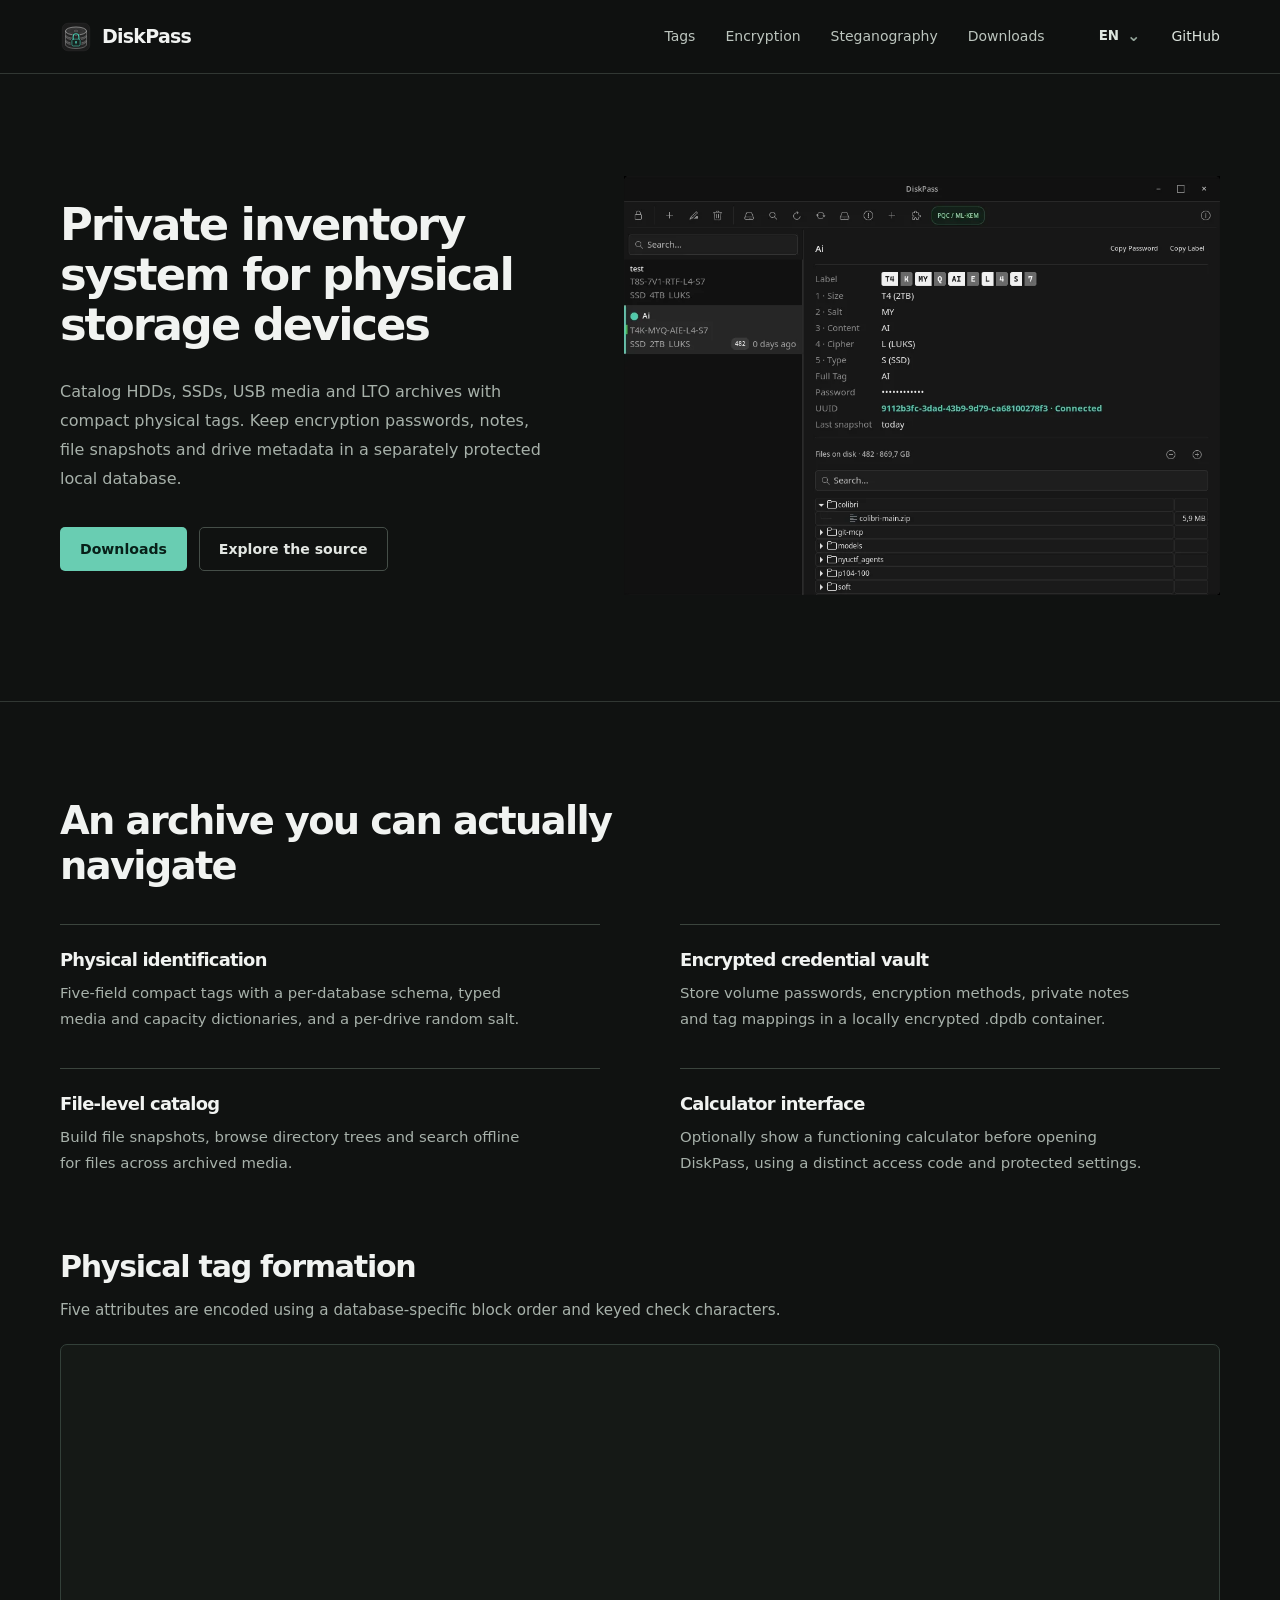
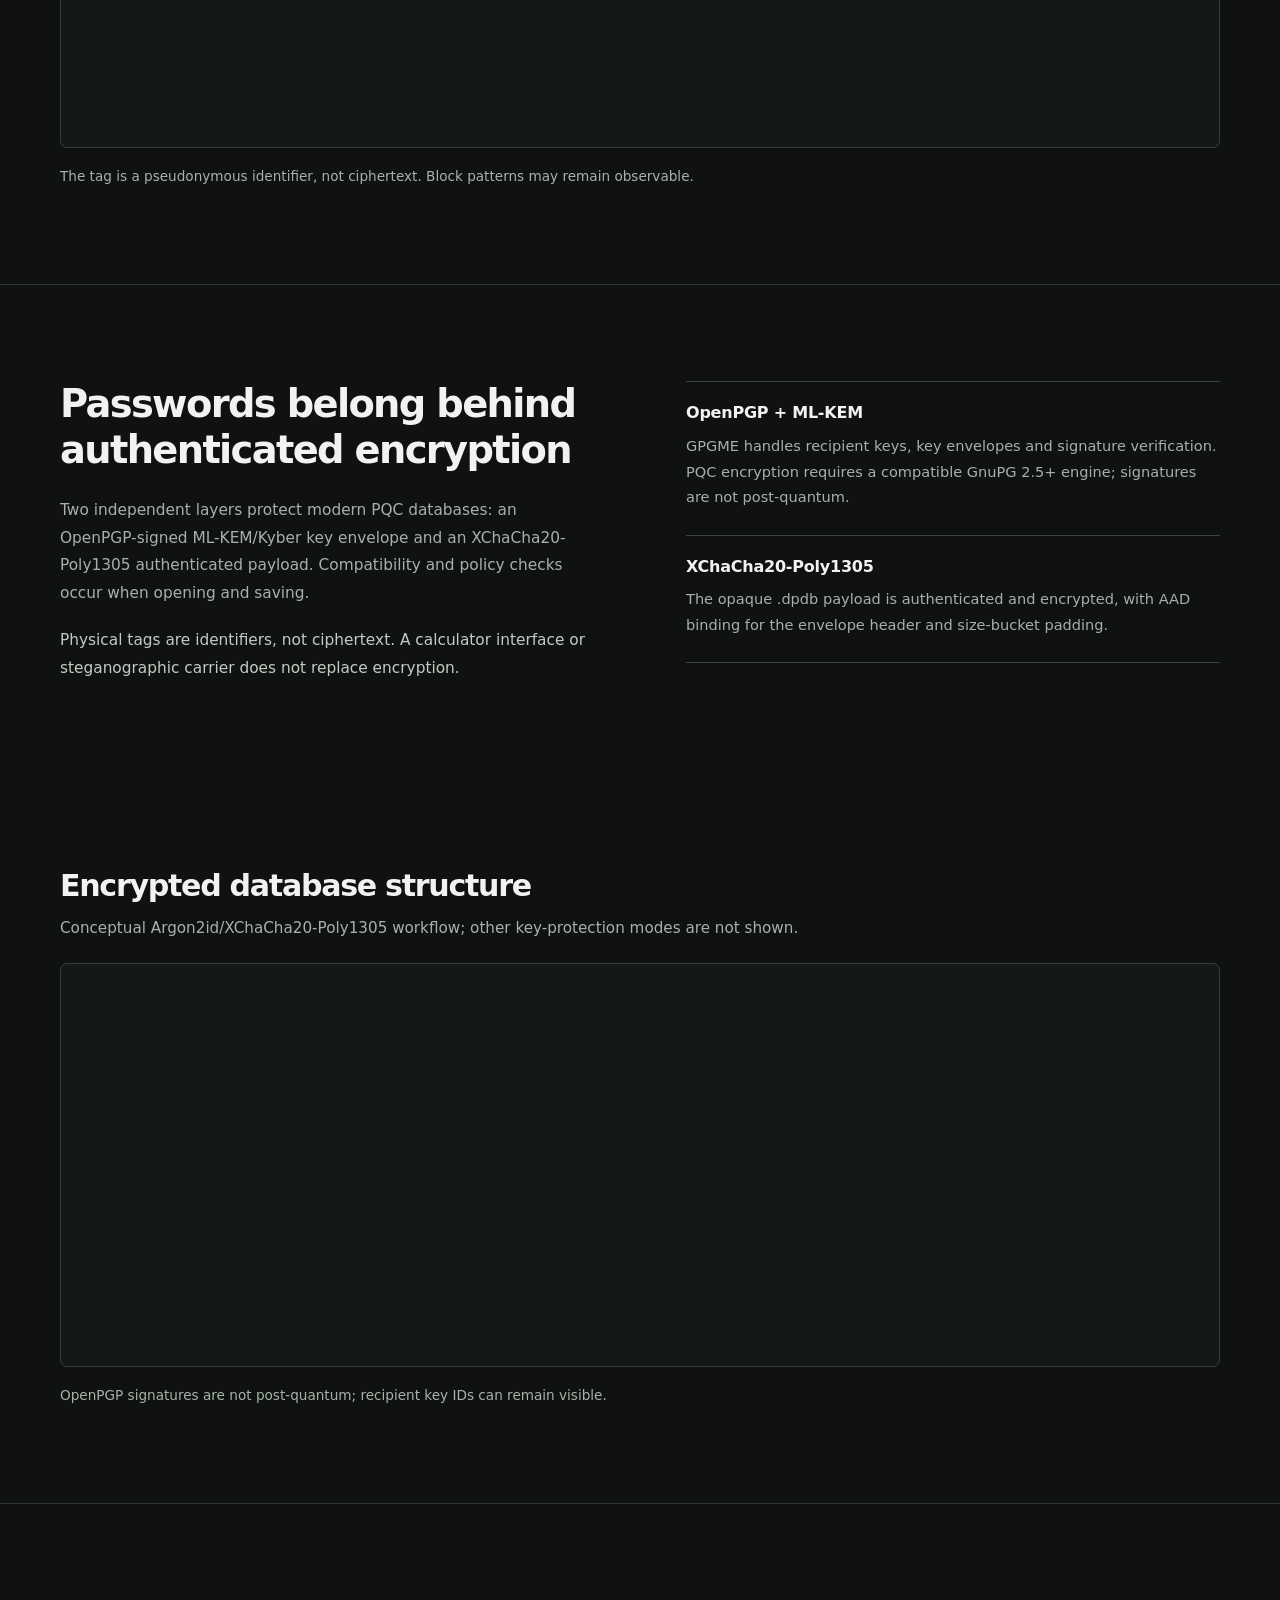
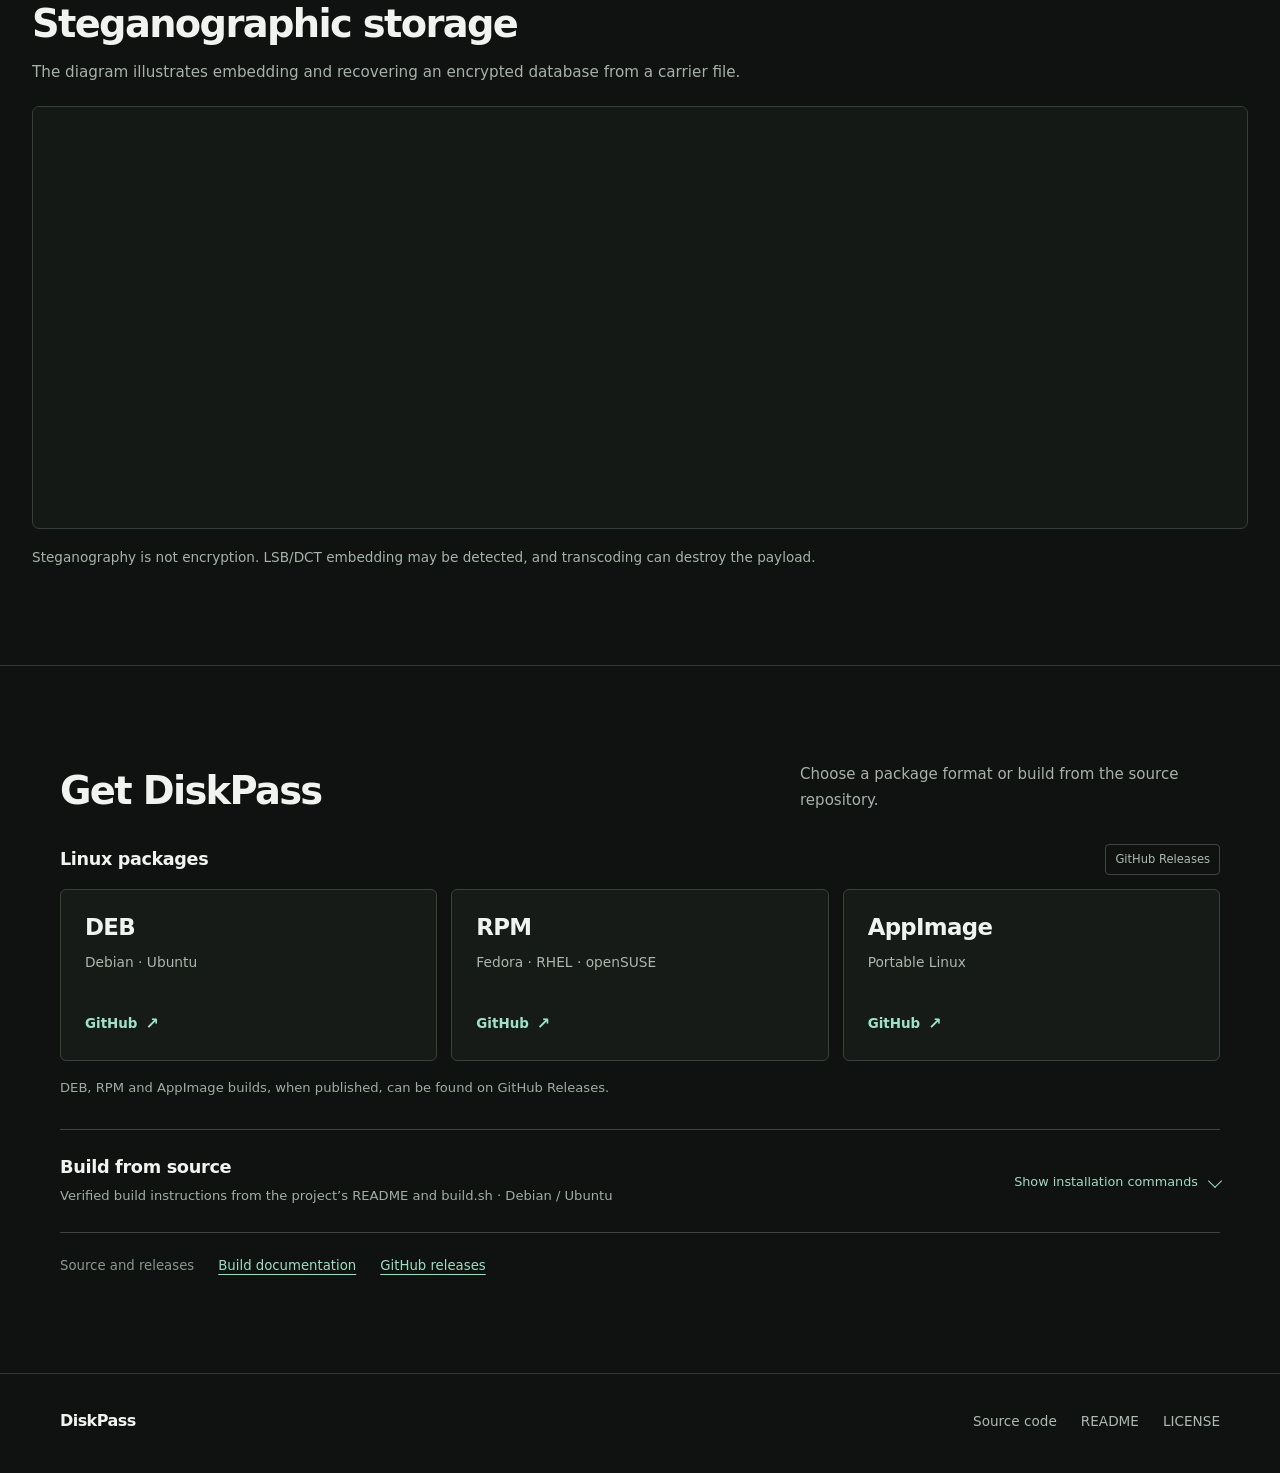
<file: index.html>
<!DOCTYPE html>

<html lang="en">
<head>
<meta charset="utf-8"/>
<meta content="width=device-width, initial-scale=1" name="viewport"/>
<meta content="default-src 'none'; style-src 'self'; img-src 'self'; font-src 'self'; script-src 'none'; connect-src 'none'; object-src 'none'; base-uri 'none'; form-action 'none'; upgrade-insecure-requests" http-equiv="Content-Security-Policy"/>
<meta content="no-referrer" name="referrer"/>
<meta content="index, follow, max-image-preview:large" name="robots"/>
<title>DiskPass — Offline Drive Inventory, Disk Tags &amp; Password Vault</title>
<meta content="Manage HDD, SSD, USB and LTO archives with pseudonymous physical tags. DiskPass keeps disk passwords, notes and file indexes in an encrypted local Linux database." name="description"/>
<meta content="#141414" name="theme-color"/>
<link href="https://sergei768.github.io/Diskpass/" rel="canonical"/>
<link href="https://sergei768.github.io/Diskpass/" hreflang="en" rel="alternate"/>
<link href="https://sergei768.github.io/Diskpass/ru/" hreflang="ru" rel="alternate"/>
<link href="https://sergei768.github.io/Diskpass/uk/" hreflang="uk" rel="alternate"/>
<link href="https://sergei768.github.io/Diskpass/be/" hreflang="be" rel="alternate"/>
<link href="https://sergei768.github.io/Diskpass/kk/" hreflang="kk" rel="alternate"/>
<link href="https://sergei768.github.io/Diskpass/zh-cn/" hreflang="zh-CN" rel="alternate"/>
<link href="https://sergei768.github.io/Diskpass/zh-tw/" hreflang="zh-TW" rel="alternate"/>
<link href="https://sergei768.github.io/Diskpass/ja/" hreflang="ja" rel="alternate"/>
<link href="https://sergei768.github.io/Diskpass/ko/" hreflang="ko" rel="alternate"/>
<link href="https://sergei768.github.io/Diskpass/fr/" hreflang="fr" rel="alternate"/>
<link href="https://sergei768.github.io/Diskpass/de/" hreflang="de" rel="alternate"/>
<link href="https://sergei768.github.io/Diskpass/es/" hreflang="es" rel="alternate"/>
<link href="https://sergei768.github.io/Diskpass/" hreflang="x-default" rel="alternate"/>
<link href="assets/diskpass-icon.svg" rel="icon" type="image/svg+xml"/>
<link href="assets/site.css" rel="stylesheet"/>
<meta content="website" property="og:type"/>
<meta content="DiskPass" property="og:site_name"/>
<meta content="en" property="og:locale"/>
<meta content="DiskPass — Offline Drive Inventory, Disk Tags &amp; Password Vault" property="og:title"/>
<meta content="Manage HDD, SSD, USB and LTO archives with pseudonymous physical tags. DiskPass keeps disk passwords, notes and file indexes in an encrypted local Linux database." property="og:description"/>
<meta content="https://sergei768.github.io/Diskpass/" property="og:url"/>
<meta content="https://sergei768.github.io/Diskpass/assets/diskpass-physical-drive-manager-preview.jpg" property="og:image"/>
<meta content="1200" property="og:image:width"/>
<meta content="630" property="og:image:height"/>
<meta content="DiskPass GTK3 desktop interface showing an encrypted disk inventory record and indexed files" property="og:image:alt"/>
<meta content="summary_large_image" name="twitter:card"/>
<meta content="https://sergei768.github.io/Diskpass/assets/diskpass-physical-drive-manager-preview.jpg" name="twitter:image"/>
<meta content="DiskPass GTK3 desktop interface showing an encrypted disk inventory record and indexed files" name="twitter:image:alt"/>
<meta content="DiskPass — Offline Drive Inventory, Disk Tags &amp; Password Vault" name="twitter:title"/>
<meta content="Manage HDD, SSD, USB and LTO archives with pseudonymous physical tags. DiskPass keeps disk passwords, notes and file indexes in an encrypted local Linux database." name="twitter:description"/>
<script type="application/ld+json">{"@context":"https://schema.org","@graph":[{"@type":"WebSite","@id":"https://sergei768.github.io/Diskpass/#website","url":"https://sergei768.github.io/Diskpass/","name":"DiskPass","description":"DiskPass — offline inventory and encrypted credential catalog for physical storage media.","inLanguage":["en","ru","uk","be","kk","zh-CN","zh-TW","ja","ko","fr","de","es"]},{"@type":"SoftwareApplication","@id":"https://sergei768.github.io/Diskpass/#software","name":"DiskPass","url":"https://sergei768.github.io/Diskpass/","mainEntityOfPage":{"@id":"https://sergei768.github.io/Diskpass/#webpage"},"description":"Manage HDD, SSD, USB and LTO archives with pseudonymous physical tags. DiskPass keeps disk passwords, notes and file indexes in an encrypted local Linux database.","applicationCategory":"UtilitiesApplication","operatingSystem":"Linux","softwareRequirements":"GTK3, GPGME, libsodium; GnuPG 2.5+ with ML-KEM support for PQC databases","isAccessibleForFree":true,"codeRepository":"https://github.com/Sergei768/Diskpass","screenshot":"https://sergei768.github.io/Diskpass/assets/diskpass-gtk3-drive-manager.webp","image":"https://sergei768.github.io/Diskpass/assets/diskpass-physical-drive-manager-preview.jpg","featureList":["Five-block physical media tags","Offline disk and file inventory","Encrypted .dpdb credential database","Optional calculator interface and steganographic storage"]},{"@type":"WebPage","@id":"https://sergei768.github.io/Diskpass/#webpage","url":"https://sergei768.github.io/Diskpass/","name":"DiskPass — Offline Drive Inventory, Disk Tags & Password Vault","description":"Manage HDD, SSD, USB and LTO archives with pseudonymous physical tags. DiskPass keeps disk passwords, notes and file indexes in an encrypted local Linux database.","inLanguage":"en","isPartOf":{"@id":"https://sergei768.github.io/Diskpass/#website"},"about":{"@id":"https://sergei768.github.io/Diskpass/#software"},"primaryImageOfPage":{"@type":"ImageObject","url":"https://sergei768.github.io/Diskpass/assets/diskpass-physical-drive-manager-preview.jpg"}}]}</script>
<meta content="telephone=no" name="format-detection"/></head>
<body>
<a class="skip" href="#content">Skip to content</a>
<header class="header"><div class="container header-inner">
<a aria-label="DiskPass" class="brand" href="./"><img alt="" height="32" src="assets/diskpass-icon.svg" width="32"/><span>DiskPass</span></a>
<nav aria-label="Main navigation" class="navlinks"><a href="#tags">Tags</a><a href="#security">Encryption</a><a href="#steganography">Steganography</a><a href="#downloads">Downloads</a></nav>
<div class="nav-end"><details class="locale"><summary aria-label="Language">EN</summary><div class="localelist"><a aria-current="page" href="" lang="en">English</a><a href="ru/" lang="ru">Русский</a><a href="uk/" lang="uk">Українська</a><a href="be/" lang="be">Беларуская</a><a href="kk/" lang="kk">Қазақша</a><a href="zh-cn/" lang="zh-CN">简体中文</a><a href="zh-tw/" lang="zh-TW">繁體中文</a><a href="ja/" lang="ja">日本語</a><a href="ko/" lang="ko">한국어</a><a href="fr/" lang="fr">Français</a><a href="de/" lang="de">Deutsch</a><a href="es/" lang="es">Español</a></div></details><a class="github-link" href="https://github.com/Sergei768/Diskpass" rel="noopener noreferrer">GitHub</a></div>
</div></header>
<main id="content">
<section class="hero"><div class="container hero-grid"><div class="hero-copy">
<h1>Private inventory system for physical storage devices</h1><p class="lede">Catalog HDDs, SSDs, USB media and LTO archives with compact physical tags. Keep encryption passwords, notes, file snapshots and drive metadata in a separately protected local database.</p>
<div class="actions"><a class="button primary" href="#downloads">Downloads</a><a class="button secondary" href="https://github.com/Sergei768/Diskpass" rel="noopener noreferrer">Explore the source</a></div>
</div><figure class="app-figure"><img alt="DiskPass application: encrypted drive entry, physical tag, device UUID and indexed file tree" decoding="async" fetchpriority="high" height="732" src="assets/diskpass-gtk3-drive-manager.webp" width="1020"/></figure></div></section>
<section class="section" id="features"><div class="container"><h2>An archive you can actually navigate</h2><div class="feature-grid"><article class="feature"><h3>Physical identification</h3><p>Five-field compact tags with a per-database schema, typed media and capacity dictionaries, and a per-drive random salt.</p></article>
<article class="feature"><h3>Encrypted credential vault</h3><p>Store volume passwords, encryption methods, private notes and tag mappings in a locally encrypted .dpdb container.</p></article>
<article class="feature"><h3>File-level catalog</h3><p>Build file snapshots, browse directory trees and search offline for files across archived media.</p></article>
<article class="feature"><h3>Calculator interface</h3><p>Optionally show a functioning calculator before opening DiskPass, using a distinct access code and protected settings.</p></article></div><div class="diagram-wrap" id="tags"><div class="diagram-heading"><h3>Physical tag formation</h3><p>Five attributes are encoded using a database-specific block order and keyed check characters.</p></div>
<figure aria-label="Physical tag formation" class="diagram-graphic tag-diagram"><div aria-label="Scrollable technical diagram" class="diagram-viewport" role="region" tabindex="0"><img alt="Physical tag formation — tags" class="diagram-asset" decoding="async" height="724" loading="lazy" src="assets/diagrams/02_physical_tag_generation_EN.png" width="2172"/></div></figure><p class="diagram-note">The tag is a pseudonymous identifier, not ciphertext. Block patterns may remain observable.</p></div></div></section>
<section class="section security" id="security"><div class="container security-grid"><div class="security-summary"><h2>Passwords belong behind authenticated encryption</h2><p>Two independent layers protect modern PQC databases: an OpenPGP-signed ML-KEM/Kyber key envelope and an XChaCha20-Poly1305 authenticated payload. Compatibility and policy checks occur when opening and saving.</p><p class="security-caveat">Physical tags are identifiers, not ciphertext. A calculator interface or steganographic carrier does not replace encryption.</p></div><div class="security-list"><article class="security-entry"><h3>OpenPGP + ML-KEM</h3><p>GPGME handles recipient keys, key envelopes and signature verification. PQC encryption requires a compatible GnuPG 2.5+ engine; signatures are not post-quantum.</p></article>
<article class="security-entry"><h3>XChaCha20-Poly1305</h3><p>The opaque .dpdb payload is authenticated and encrypted, with AAD binding for the envelope header and size-bucket padding.</p></article></div><div class="diagram-wrap cryptography-graph"><div class="diagram-heading"><h3>Encrypted database structure</h3><p>Conceptual Argon2id/XChaCha20-Poly1305 workflow; other key-protection modes are not shown.</p></div>
<figure aria-label="Encrypted database structure" class="diagram-graphic crypto-diagram"><div aria-label="Scrollable technical diagram" class="diagram-viewport" role="region" tabindex="0"><img alt="Encrypted database structure — security" class="diagram-asset" decoding="async" height="724" loading="lazy" src="assets/diagrams/01_database_encryption_EN.png" width="2172"/></div></figure><p class="diagram-note">OpenPGP signatures are not post-quantum; recipient key IDs can remain visible.</p></div></div></section>
<section class="section stego-section" id="steganography"><div class="container"><div class="diagram-heading"><h2>Steganographic storage</h2><p>The diagram illustrates embedding and recovering an encrypted database from a carrier file.</p></div>
<figure aria-label="Steganographic storage" class="diagram-graphic stego-diagram"><div aria-label="Scrollable technical diagram" class="diagram-viewport" role="region" tabindex="0"><img alt="Steganographic storage — steganography" class="diagram-asset" decoding="async" height="724" loading="lazy" src="assets/diagrams/03_steganography_algorithm_EN.png" width="2172"/></div></figure><p class="diagram-note">Steganography is not encryption. LSB/DCT embedding may be detected, and transcoding can destroy the payload.</p></div></section><section class="section downloads" id="downloads"><div class="container install-container">
  <div class="install-top"><h2>Get DiskPass</h2><p>Choose a package format or build from the source repository.</p></div>
  <div class="install-headers"><h3 id="package-options">Linux packages</h3><span class="install-label">GitHub Releases</span></div>
  <div class="install-packages"><a class="install-card" target="_blank" rel="noopener noreferrer" href="https://github.com/Sergei768/Diskpass/releases" data-package="deb" aria-label="GitHub Releases"><span class="install-format">DEB</span><span class="install-compat">Debian · Ubuntu</span><span class="install-card-link">GitHub<span aria-hidden="true">↗</span></span></a><a class="install-card" target="_blank" rel="noopener noreferrer" href="https://github.com/Sergei768/Diskpass/releases" data-package="rpm" aria-label="GitHub Releases"><span class="install-format">RPM</span><span class="install-compat">Fedora · RHEL · openSUSE</span><span class="install-card-link">GitHub<span aria-hidden="true">↗</span></span></a><a class="install-card" target="_blank" rel="noopener noreferrer" href="https://github.com/Sergei768/Diskpass/releases" data-package="appimage" aria-label="GitHub Releases"><span class="install-format">AppImage</span><span class="install-compat">Portable Linux</span><span class="install-card-link">GitHub<span aria-hidden="true">↗</span></span></a></div>
  <p class="install-disclaimer">DEB, RPM and AppImage builds, when published, can be found on GitHub Releases.</p>
  <details class="install-source" id="source-build">
    <summary><span class="install-source-text"><strong>Build from source</strong><small>Verified build instructions from the project’s README and build.sh · Debian / Ubuntu</small></span><span class="install-expand">Show installation commands<span class="install-chevron" aria-hidden="true"></span></span></summary>
    <div class="install-steps">
      <div class="install-step"><h4><span>01</span>Install build dependencies</h4><pre><code>sudo apt install git build-essential pkg-config \
  libgtk-3-dev libglib2.0-dev libgpgme-dev \
  libsodium-dev libcjson-dev libjpeg-dev libwebp-dev \
  libpango1.0-dev liblzma-dev imagemagick \
  bluez fonts-dejavu-core</code></pre></div>
      <div class="install-step"><h4><span>02</span>Clone and build</h4><pre><code>git clone https://github.com/Sergei768/Diskpass.git
cd Diskpass
chmod +x ./build.sh
./build.sh</code></pre></div>
      <div class="install-step"><h4><span>03</span>Launch DiskPass</h4><pre><code>diskpass</code></pre></div>
      <p class="install-build-note">Run build.sh as a regular user, not with sudo. The build requires GPGME ≥ 1.24.1; PQC operation also requires GnuPG 2.5+ with ML-KEM support. Older distributions may not provide these versions.</p>
    </div>
  </details>
  <div class="install-links"><span>Source and releases</span><a href="https://github.com/Sergei768/Diskpass/blob/main/README.md" rel="noopener noreferrer">Build documentation</a><a href="https://github.com/Sergei768/Diskpass/releases" rel="noopener noreferrer">GitHub releases</a></div>
</div></section>
</main>
<footer class="footer"><div class="container footer-inner"><span class="footer-brand">DiskPass</span><nav aria-label="GitHub"><a href="https://github.com/Sergei768/Diskpass" rel="noopener noreferrer">Source code</a><a href="https://github.com/Sergei768/Diskpass/blob/main/README.md" rel="noopener noreferrer">README</a><a href="https://github.com/Sergei768/Diskpass/blob/main/LICENSE" rel="noopener noreferrer">LICENSE</a></nav></div></footer>
</body>
</html>
</file>
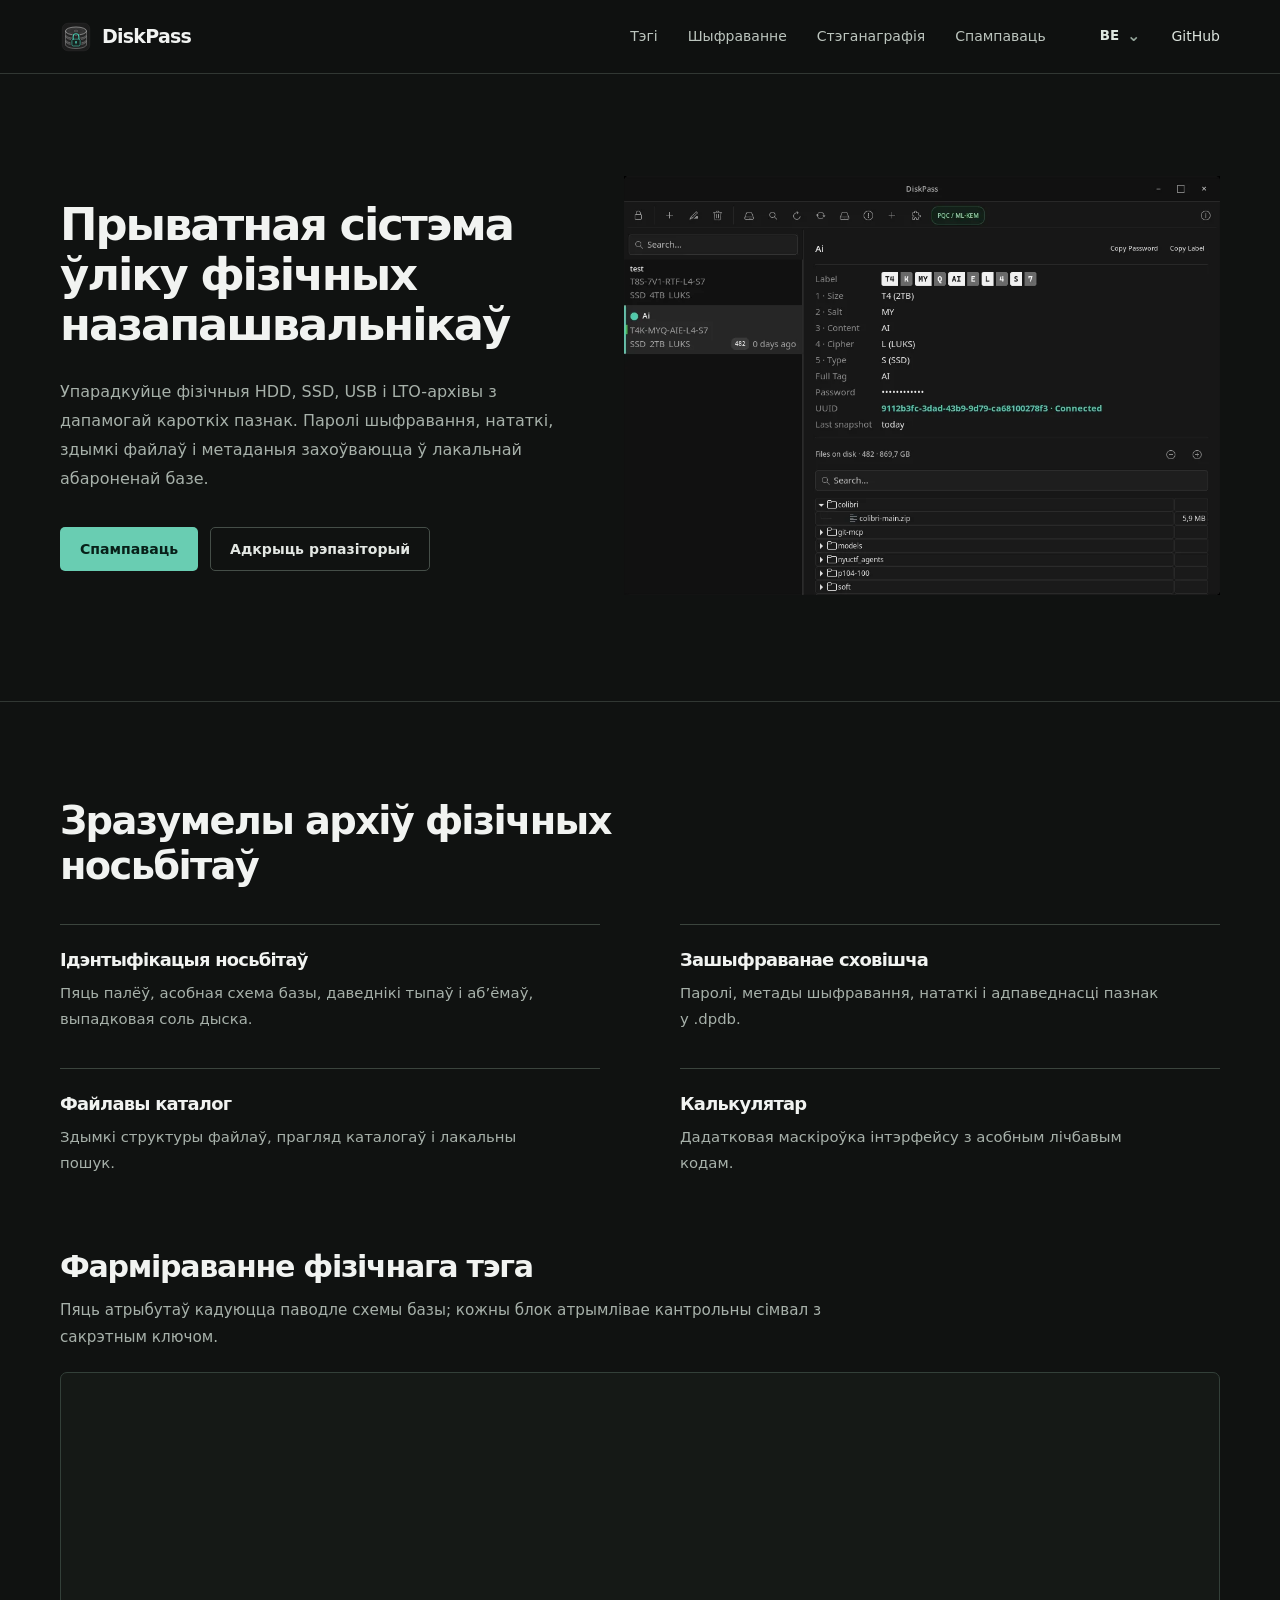
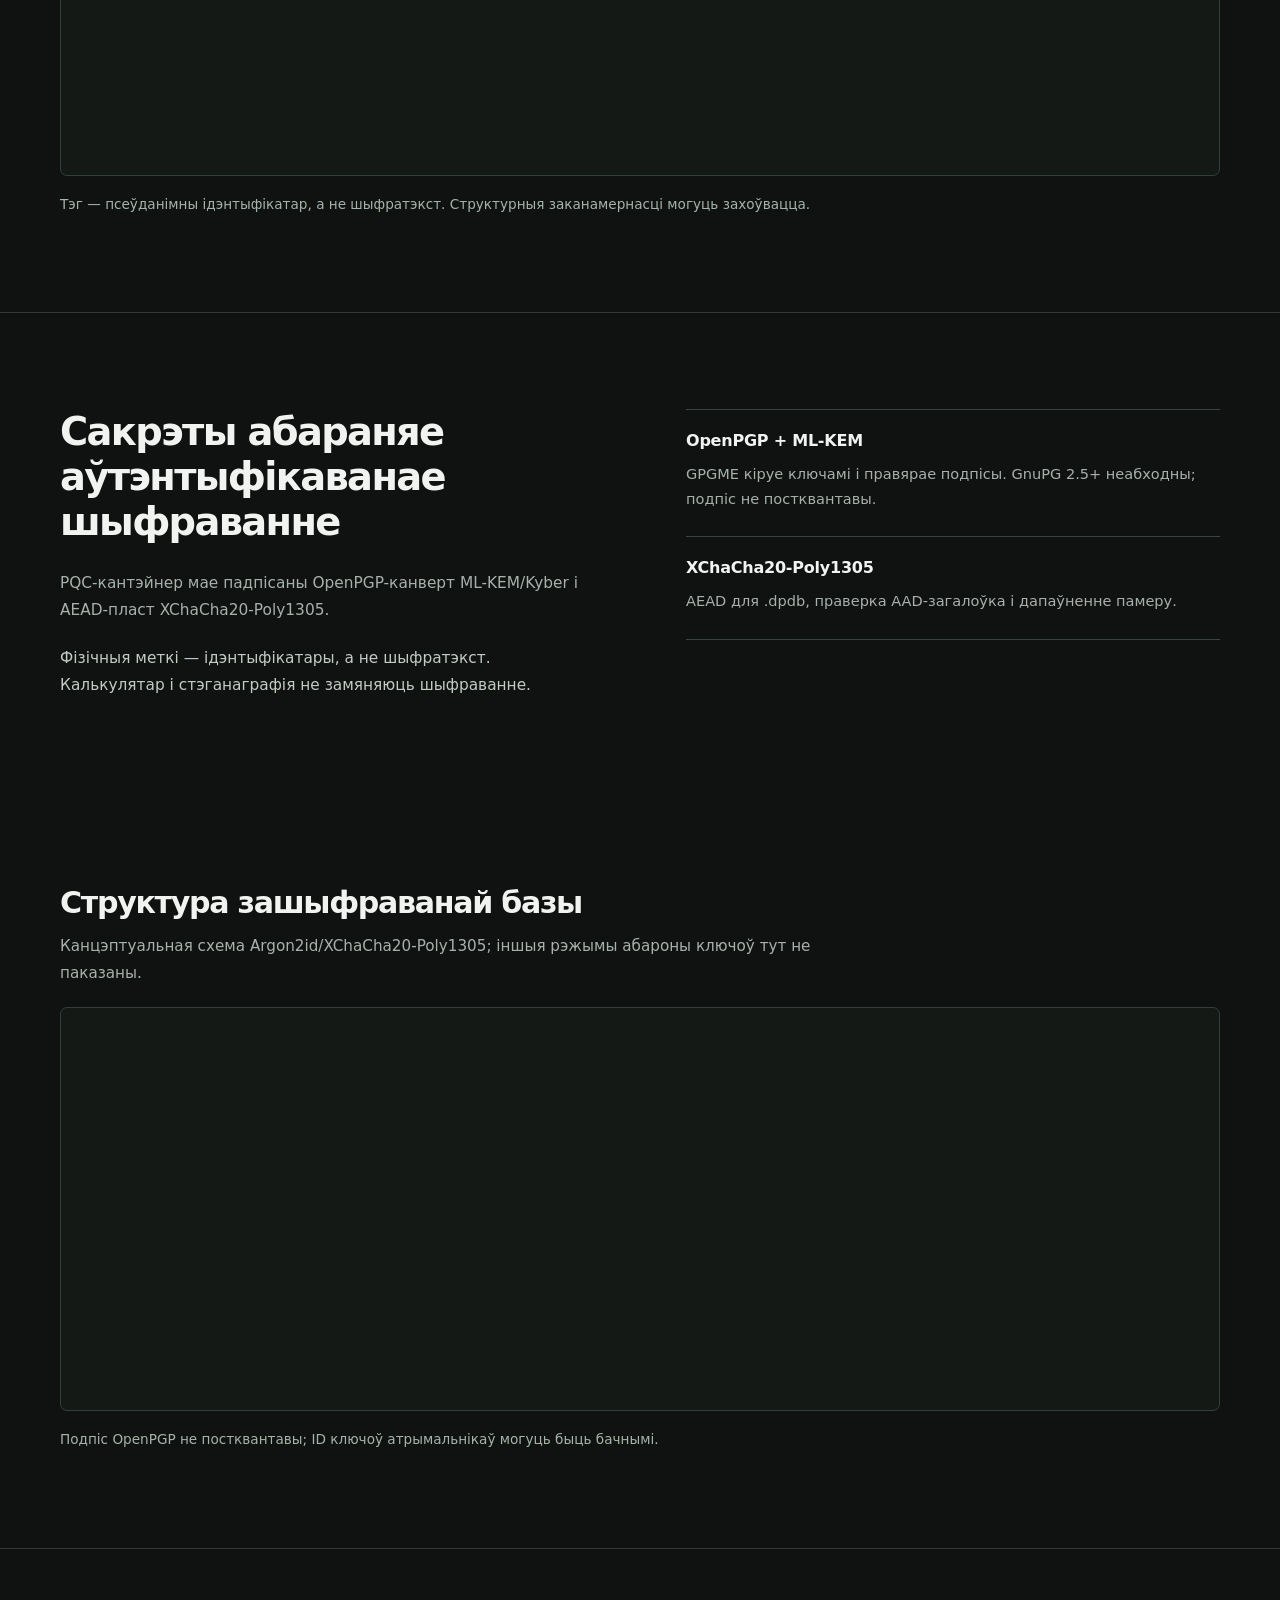
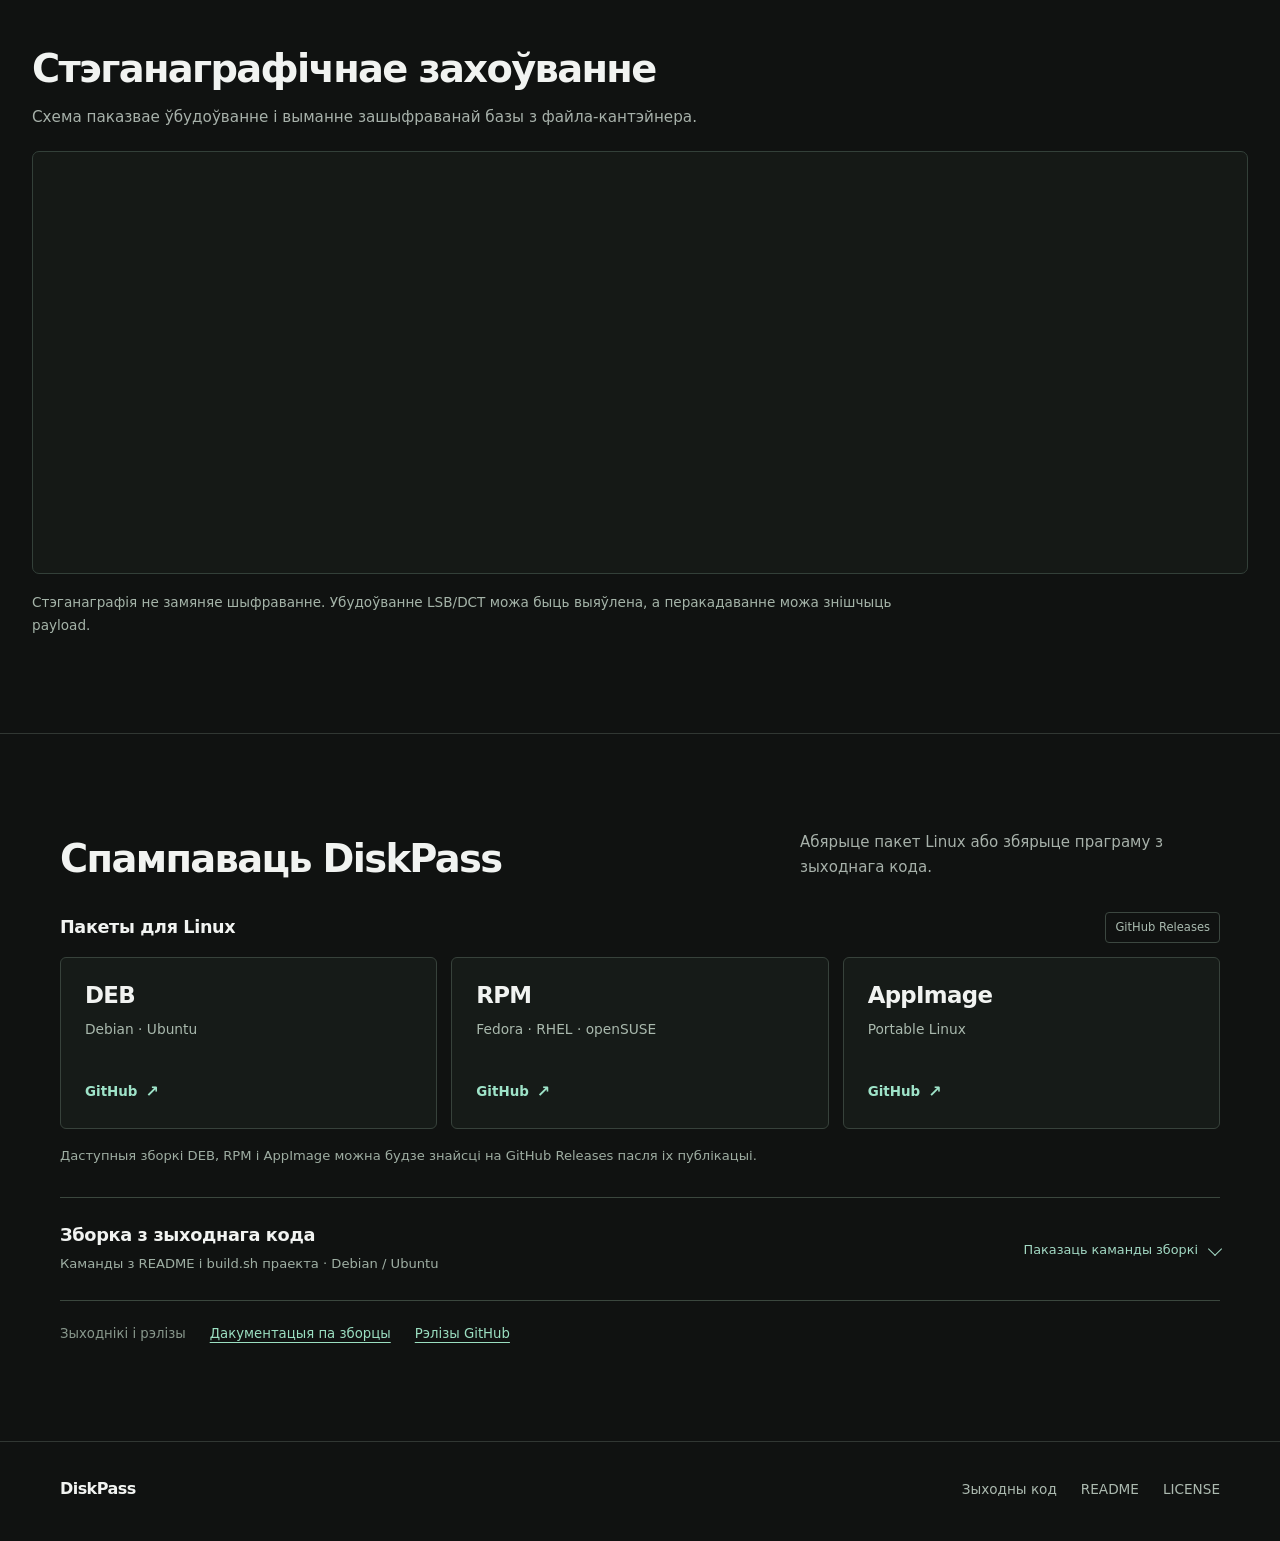
<file: be/index.html>
<!DOCTYPE html>

<html lang="be">
<head>
<meta charset="utf-8"/>
<meta content="width=device-width, initial-scale=1" name="viewport"/>
<meta content="default-src 'none'; style-src 'self'; img-src 'self'; font-src 'self'; script-src 'none'; connect-src 'none'; object-src 'none'; base-uri 'none'; form-action 'none'; upgrade-insecure-requests" http-equiv="Content-Security-Policy"/>
<meta content="no-referrer" name="referrer"/>
<meta content="index, follow, max-image-preview:large" name="robots"/>
<title>DiskPass — улік HDD і SSD, пазнакі і шыфраваныя паролі</title>
<meta content="DiskPass — лакальны ўлік HDD, SSD, USB і LTO: кароткія пазнакі носьбітаў, зашыфраваная база пароляў .dpdb, каталог файлаў і пошук у архіве." name="description"/>
<meta content="#141414" name="theme-color"/>
<link href="https://sergei768.github.io/Diskpass/be/" rel="canonical"/>
<link href="https://sergei768.github.io/Diskpass/" hreflang="en" rel="alternate"/>
<link href="https://sergei768.github.io/Diskpass/ru/" hreflang="ru" rel="alternate"/>
<link href="https://sergei768.github.io/Diskpass/uk/" hreflang="uk" rel="alternate"/>
<link href="https://sergei768.github.io/Diskpass/be/" hreflang="be" rel="alternate"/>
<link href="https://sergei768.github.io/Diskpass/kk/" hreflang="kk" rel="alternate"/>
<link href="https://sergei768.github.io/Diskpass/zh-cn/" hreflang="zh-CN" rel="alternate"/>
<link href="https://sergei768.github.io/Diskpass/zh-tw/" hreflang="zh-TW" rel="alternate"/>
<link href="https://sergei768.github.io/Diskpass/ja/" hreflang="ja" rel="alternate"/>
<link href="https://sergei768.github.io/Diskpass/ko/" hreflang="ko" rel="alternate"/>
<link href="https://sergei768.github.io/Diskpass/fr/" hreflang="fr" rel="alternate"/>
<link href="https://sergei768.github.io/Diskpass/de/" hreflang="de" rel="alternate"/>
<link href="https://sergei768.github.io/Diskpass/es/" hreflang="es" rel="alternate"/>
<link href="https://sergei768.github.io/Diskpass/" hreflang="x-default" rel="alternate"/>
<link href="../assets/diskpass-icon.svg" rel="icon" type="image/svg+xml"/>
<link href="../assets/site.css" rel="stylesheet"/>
<meta content="website" property="og:type"/>
<meta content="DiskPass" property="og:site_name"/>
<meta content="be" property="og:locale"/>
<meta content="DiskPass — улік HDD і SSD, пазнакі і шыфраваныя паролі" property="og:title"/>
<meta content="DiskPass — лакальны ўлік HDD, SSD, USB і LTO: кароткія пазнакі носьбітаў, зашыфраваная база пароляў .dpdb, каталог файлаў і пошук у архіве." property="og:description"/>
<meta content="https://sergei768.github.io/Diskpass/be/" property="og:url"/>
<meta content="https://sergei768.github.io/Diskpass/assets/diskpass-physical-drive-manager-preview.jpg" property="og:image"/>
<meta content="1200" property="og:image:width"/>
<meta content="630" property="og:image:height"/>
<meta content="Інтэрфейс GTK3 DiskPass: запіс дыска, пазнака, UUID і файлавы каталог" property="og:image:alt"/>
<meta content="summary_large_image" name="twitter:card"/>
<meta content="https://sergei768.github.io/Diskpass/assets/diskpass-physical-drive-manager-preview.jpg" name="twitter:image"/>
<meta content="Інтэрфейс GTK3 DiskPass: запіс дыска, пазнака, UUID і файлавы каталог" name="twitter:image:alt"/>
<meta content="DiskPass — улік HDD і SSD, пазнакі і шыфраваныя паролі" name="twitter:title"/>
<meta content="DiskPass — лакальны ўлік HDD, SSD, USB і LTO: кароткія пазнакі носьбітаў, зашыфраваная база пароляў .dpdb, каталог файлаў і пошук у архіве." name="twitter:description"/>
<script type="application/ld+json">{"@context":"https://schema.org","@graph":[{"@type":"WebSite","@id":"https://sergei768.github.io/Diskpass/#website","url":"https://sergei768.github.io/Diskpass/","name":"DiskPass","description":"DiskPass — offline inventory and encrypted credential catalog for physical storage media.","inLanguage":["en","ru","uk","be","kk","zh-CN","zh-TW","ja","ko","fr","de","es"]},{"@type":"SoftwareApplication","@id":"https://sergei768.github.io/Diskpass/#software","name":"DiskPass","url":"https://sergei768.github.io/Diskpass/","mainEntityOfPage":{"@id":"https://sergei768.github.io/Diskpass/be/#webpage"},"description":"DiskPass — лакальны ўлік HDD, SSD, USB і LTO: кароткія пазнакі носьбітаў, зашыфраваная база пароляў .dpdb, каталог файлаў і пошук у архіве.","applicationCategory":"UtilitiesApplication","operatingSystem":"Linux","softwareRequirements":"GTK3, GPGME, libsodium; GnuPG 2.5+ with ML-KEM support for PQC databases","isAccessibleForFree":true,"codeRepository":"https://github.com/Sergei768/Diskpass","screenshot":"https://sergei768.github.io/Diskpass/assets/diskpass-gtk3-drive-manager.webp","image":"https://sergei768.github.io/Diskpass/assets/diskpass-physical-drive-manager-preview.jpg","featureList":["Five-block physical media tags","Offline disk and file inventory","Encrypted .dpdb credential database","Optional calculator interface and steganographic storage"]},{"@type":"WebPage","@id":"https://sergei768.github.io/Diskpass/be/#webpage","url":"https://sergei768.github.io/Diskpass/be/","name":"DiskPass — улік HDD і SSD, пазнакі і шыфраваныя паролі","description":"DiskPass — лакальны ўлік HDD, SSD, USB і LTO: кароткія пазнакі носьбітаў, зашыфраваная база пароляў .dpdb, каталог файлаў і пошук у архіве.","inLanguage":"be","isPartOf":{"@id":"https://sergei768.github.io/Diskpass/#website"},"about":{"@id":"https://sergei768.github.io/Diskpass/#software"},"primaryImageOfPage":{"@type":"ImageObject","url":"https://sergei768.github.io/Diskpass/assets/diskpass-physical-drive-manager-preview.jpg"}}]}</script>
<meta content="telephone=no" name="format-detection"/></head>
<body>
<a class="skip" href="#content">Да асноўнага змесціва</a>
<header class="header"><div class="container header-inner">
<a aria-label="DiskPass" class="brand" href="../"><img alt="" height="32" src="../assets/diskpass-icon.svg" width="32"/><span>DiskPass</span></a>
<nav aria-label="Асноўная навігацыя" class="navlinks"><a href="#tags">Тэгі</a><a href="#security">Шыфраванне</a><a href="#steganography">Стэганаграфія</a><a href="#downloads">Спампаваць</a></nav>
<div class="nav-end"><details class="locale"><summary aria-label="Мова">BE</summary><div class="localelist"><a href="../" lang="en">English</a><a href="../ru/" lang="ru">Русский</a><a href="../uk/" lang="uk">Українська</a><a aria-current="page" href="../be/" lang="be">Беларуская</a><a href="../kk/" lang="kk">Қазақша</a><a href="../zh-cn/" lang="zh-CN">简体中文</a><a href="../zh-tw/" lang="zh-TW">繁體中文</a><a href="../ja/" lang="ja">日本語</a><a href="../ko/" lang="ko">한국어</a><a href="../fr/" lang="fr">Français</a><a href="../de/" lang="de">Deutsch</a><a href="../es/" lang="es">Español</a></div></details><a class="github-link" href="https://github.com/Sergei768/Diskpass" rel="noopener noreferrer">GitHub</a></div>
</div></header>
<main id="content">
<section class="hero"><div class="container hero-grid"><div class="hero-copy">
<h1>Прыватная сістэма ўліку фізічных назапашвальнікаў</h1><p class="lede">Упарадкуйце фізічныя HDD, SSD, USB і LTO-архівы з дапамогай кароткіх пазнак. Паролі шыфравання, нататкі, здымкі файлаў і метаданыя захоўваюцца ў лакальнай абароненай базе.</p>
<div class="actions"><a class="button primary" href="#downloads">Спампаваць</a><a class="button secondary" href="https://github.com/Sergei768/Diskpass" rel="noopener noreferrer">Адкрыць рэпазіторый</a></div>
</div><figure class="app-figure"><img alt="Інтэрфейс DiskPass: запіс дыска, фізічны тэг, UUID і дрэва файлаў" decoding="async" fetchpriority="high" height="732" src="../assets/diskpass-gtk3-drive-manager.webp" width="1020"/></figure></div></section>
<section class="section" id="features"><div class="container"><h2>Зразумелы архіў фізічных носьбітаў</h2><div class="feature-grid"><article class="feature"><h3>Ідэнтыфікацыя носьбітаў</h3><p>Пяць палёў, асобная схема базы, даведнікі тыпаў і аб’ёмаў, выпадковая соль дыска.</p></article>
<article class="feature"><h3>Зашыфраванае сховішча</h3><p>Паролі, метады шыфравання, нататкі і адпаведнасці пазнак у .dpdb.</p></article>
<article class="feature"><h3>Файлавы каталог</h3><p>Здымкі структуры файлаў, прагляд каталогаў і лакальны пошук.</p></article>
<article class="feature"><h3>Калькулятар</h3><p>Дадатковая маскіроўка інтэрфейсу з асобным лічбавым кодам.</p></article></div><div class="diagram-wrap" id="tags"><div class="diagram-heading"><h3>Фарміраванне фізічнага тэга</h3><p>Пяць атрыбутаў кадуюцца паводле схемы базы; кожны блок атрымлівае кантрольны сімвал з сакрэтным ключом.</p></div>
<figure aria-label="Фарміраванне фізічнага тэга" class="diagram-graphic tag-diagram"><div aria-label="Тэхнічная схема з гарызантальнай пракруткай" class="diagram-viewport" role="region" tabindex="0"><img alt="Фарміраванне фізічнага тэга — tags" class="diagram-asset" decoding="async" height="724" loading="lazy" src="../assets/diagrams/02_physical_tag_generation_EN.png" width="2172"/></div></figure><p class="diagram-note">Тэг — псеўданімны ідэнтыфікатар, а не шыфратэкст. Структурныя заканамернасці могуць захоўвацца.</p></div></div></section>
<section class="section security" id="security"><div class="container security-grid"><div class="security-summary"><h2>Сакрэты абараняе аўтэнтыфікаванае шыфраванне</h2><p>PQC-кантэйнер мае падпісаны OpenPGP-канверт ML-KEM/Kyber і AEAD-пласт XChaCha20-Poly1305.</p><p class="security-caveat">Фізічныя меткі — ідэнтыфікатары, а не шыфратэкст. Калькулятар і стэганаграфія не замяняюць шыфраванне.</p></div><div class="security-list"><article class="security-entry"><h3>OpenPGP + ML-KEM</h3><p>GPGME кіруе ключамі і правярае подпісы. GnuPG 2.5+ неабходны; подпіс не постквантавы.</p></article>
<article class="security-entry"><h3>XChaCha20-Poly1305</h3><p>AEAD для .dpdb, праверка AAD-загалоўка і дапаўненне памеру.</p></article></div><div class="diagram-wrap cryptography-graph"><div class="diagram-heading"><h3>Структура зашыфраванай базы</h3><p>Канцэптуальная схема Argon2id/XChaCha20-Poly1305; іншыя рэжымы абароны ключоў тут не паказаны.</p></div>
<figure aria-label="Структура зашыфраванай базы" class="diagram-graphic crypto-diagram"><div aria-label="Тэхнічная схема з гарызантальнай пракруткай" class="diagram-viewport" role="region" tabindex="0"><img alt="Структура зашыфраванай базы — security" class="diagram-asset" decoding="async" height="724" loading="lazy" src="../assets/diagrams/01_database_encryption_EN.png" width="2172"/></div></figure><p class="diagram-note">Подпіс OpenPGP не постквантавы; ID ключоў атрымальнікаў могуць быць бачнымі.</p></div></div></section>
<section class="section stego-section" id="steganography"><div class="container"><div class="diagram-heading"><h2>Стэганаграфічнае захоўванне</h2><p>Схема паказвае ўбудоўванне і выманне зашыфраванай базы з файла-кантэйнера.</p></div>
<figure aria-label="Стэганаграфічнае захоўванне" class="diagram-graphic stego-diagram"><div aria-label="Тэхнічная схема з гарызантальнай пракруткай" class="diagram-viewport" role="region" tabindex="0"><img alt="Стэганаграфічнае захоўванне — steganography" class="diagram-asset" decoding="async" height="724" loading="lazy" src="../assets/diagrams/03_steganography_algorithm_EN.png" width="2172"/></div></figure><p class="diagram-note">Стэганаграфія не замяняе шыфраванне. Убудоўванне LSB/DCT можа быць выяўлена, а перакадаванне можа знішчыць payload.</p></div></section><section class="section downloads" id="downloads"><div class="container install-container">
  <div class="install-top"><h2>Спампаваць DiskPass</h2><p>Абярыце пакет Linux або збярыце праграму з зыходнага кода.</p></div>
  <div class="install-headers"><h3 id="package-options">Пакеты для Linux</h3><span class="install-label">GitHub Releases</span></div>
  <div class="install-packages"><a class="install-card" target="_blank" rel="noopener noreferrer" href="https://github.com/Sergei768/Diskpass/releases" data-package="deb" aria-label="GitHub Releases"><span class="install-format">DEB</span><span class="install-compat">Debian · Ubuntu</span><span class="install-card-link">GitHub<span aria-hidden="true">↗</span></span></a><a class="install-card" target="_blank" rel="noopener noreferrer" href="https://github.com/Sergei768/Diskpass/releases" data-package="rpm" aria-label="GitHub Releases"><span class="install-format">RPM</span><span class="install-compat">Fedora · RHEL · openSUSE</span><span class="install-card-link">GitHub<span aria-hidden="true">↗</span></span></a><a class="install-card" target="_blank" rel="noopener noreferrer" href="https://github.com/Sergei768/Diskpass/releases" data-package="appimage" aria-label="GitHub Releases"><span class="install-format">AppImage</span><span class="install-compat">Portable Linux</span><span class="install-card-link">GitHub<span aria-hidden="true">↗</span></span></a></div>
  <p class="install-disclaimer">Даступныя зборкі DEB, RPM і AppImage можна будзе знайсці на GitHub Releases пасля іх публікацыі.</p>
  <details class="install-source" id="source-build">
    <summary><span class="install-source-text"><strong>Зборка з зыходнага кода</strong><small>Каманды з README і build.sh праекта · Debian / Ubuntu</small></span><span class="install-expand">Паказаць каманды зборкі<span class="install-chevron" aria-hidden="true"></span></span></summary>
    <div class="install-steps">
      <div class="install-step"><h4><span>01</span>Усталюйце залежнасці</h4><pre><code>sudo apt install git build-essential pkg-config \
  libgtk-3-dev libglib2.0-dev libgpgme-dev \
  libsodium-dev libcjson-dev libjpeg-dev libwebp-dev \
  libpango1.0-dev liblzma-dev imagemagick \
  bluez fonts-dejavu-core</code></pre></div>
      <div class="install-step"><h4><span>02</span>Спампуйце і збярыце</h4><pre><code>git clone https://github.com/Sergei768/Diskpass.git
cd Diskpass
chmod +x ./build.sh
./build.sh</code></pre></div>
      <div class="install-step"><h4><span>03</span>Запусціце DiskPass</h4><pre><code>diskpass</code></pre></div>
      <p class="install-build-note">Запускайце build.sh ад звычайнага карыстальніка, без sudo. Патрэбны GPGME ≥ 1.24.1 і для PQC — GnuPG 2.5+ з ML-KEM. У старых дыстрыбутывах патрэбных версій можа не быць.</p>
    </div>
  </details>
  <div class="install-links"><span>Зыходнікі і рэлізы</span><a href="https://github.com/Sergei768/Diskpass/blob/main/README.md" rel="noopener noreferrer">Дакументацыя па зборцы</a><a href="https://github.com/Sergei768/Diskpass/releases" rel="noopener noreferrer">Рэлізы GitHub</a></div>
</div></section>
</main>
<footer class="footer"><div class="container footer-inner"><span class="footer-brand">DiskPass</span><nav aria-label="GitHub"><a href="https://github.com/Sergei768/Diskpass" rel="noopener noreferrer">Зыходны код</a><a href="https://github.com/Sergei768/Diskpass/blob/main/README.md" rel="noopener noreferrer">README</a><a href="https://github.com/Sergei768/Diskpass/blob/main/LICENSE" rel="noopener noreferrer">LICENSE</a></nav></div></footer>
</body>
</html>
</file>
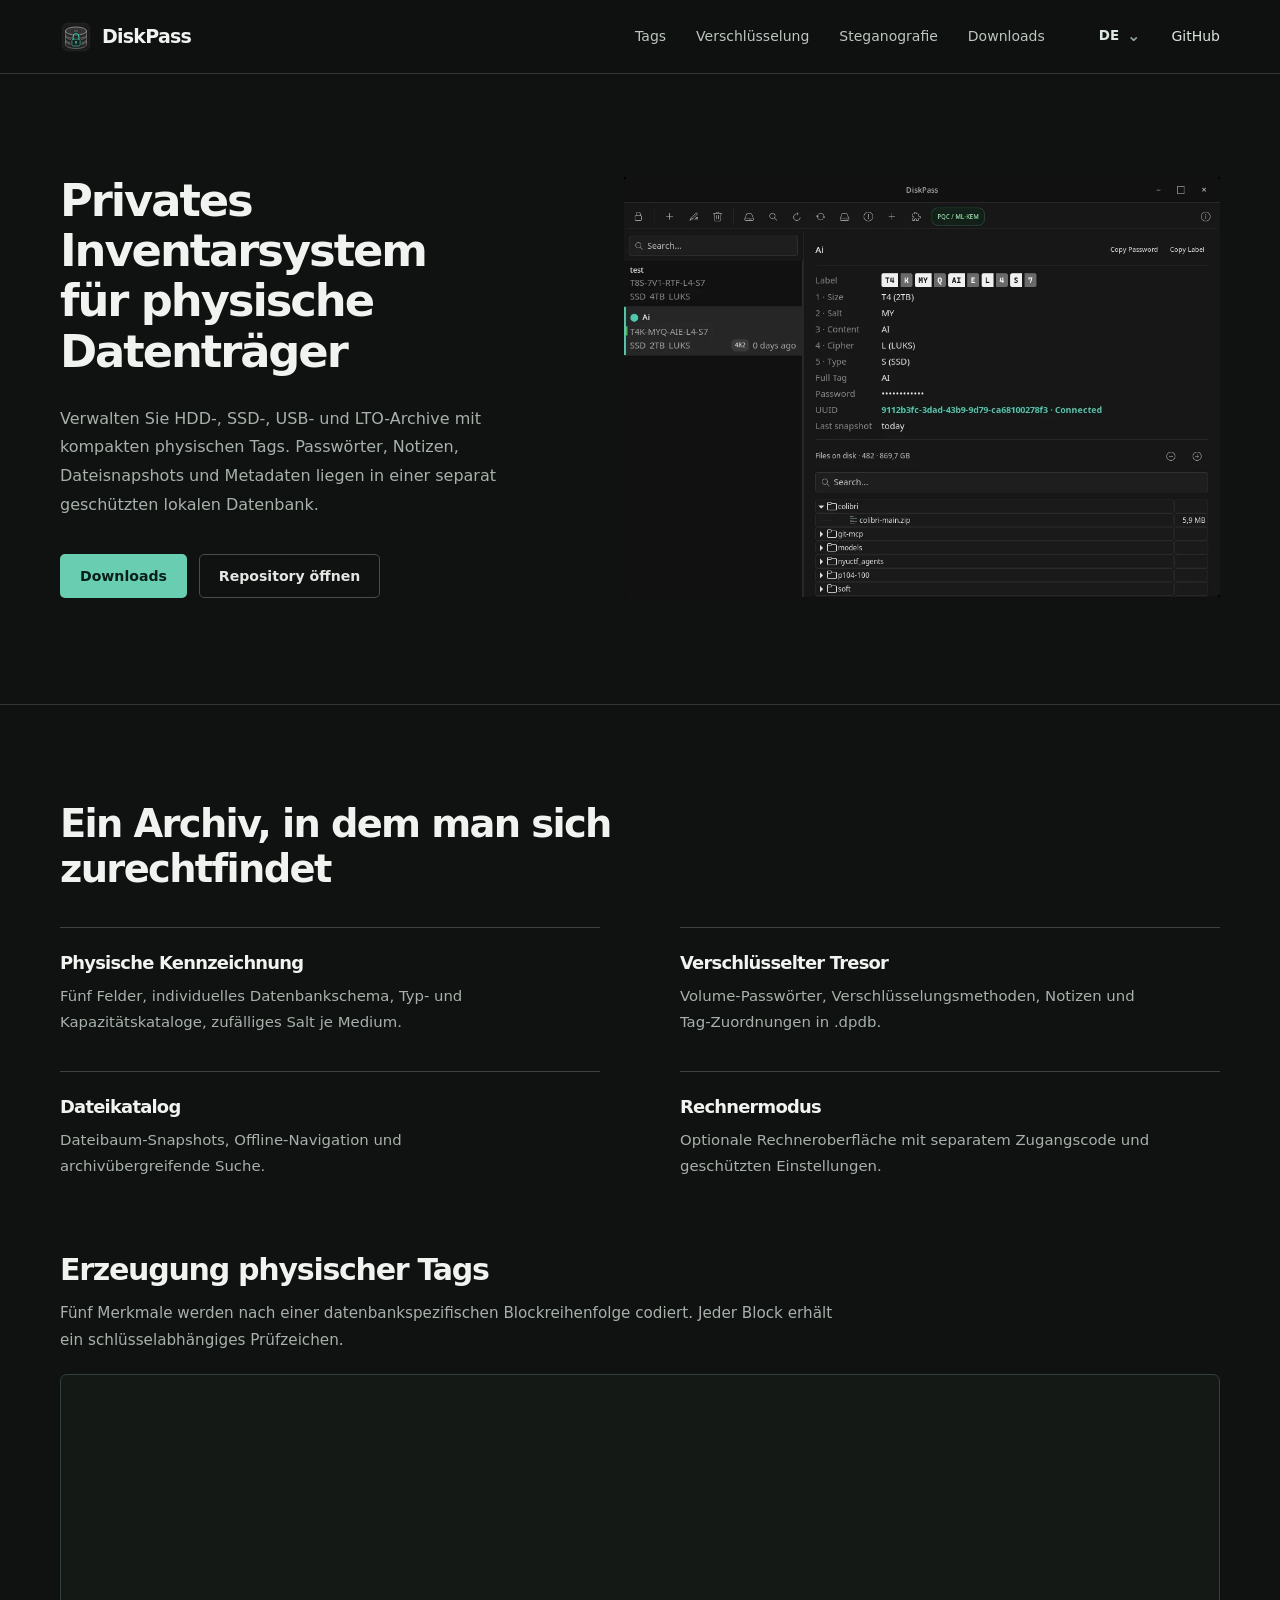
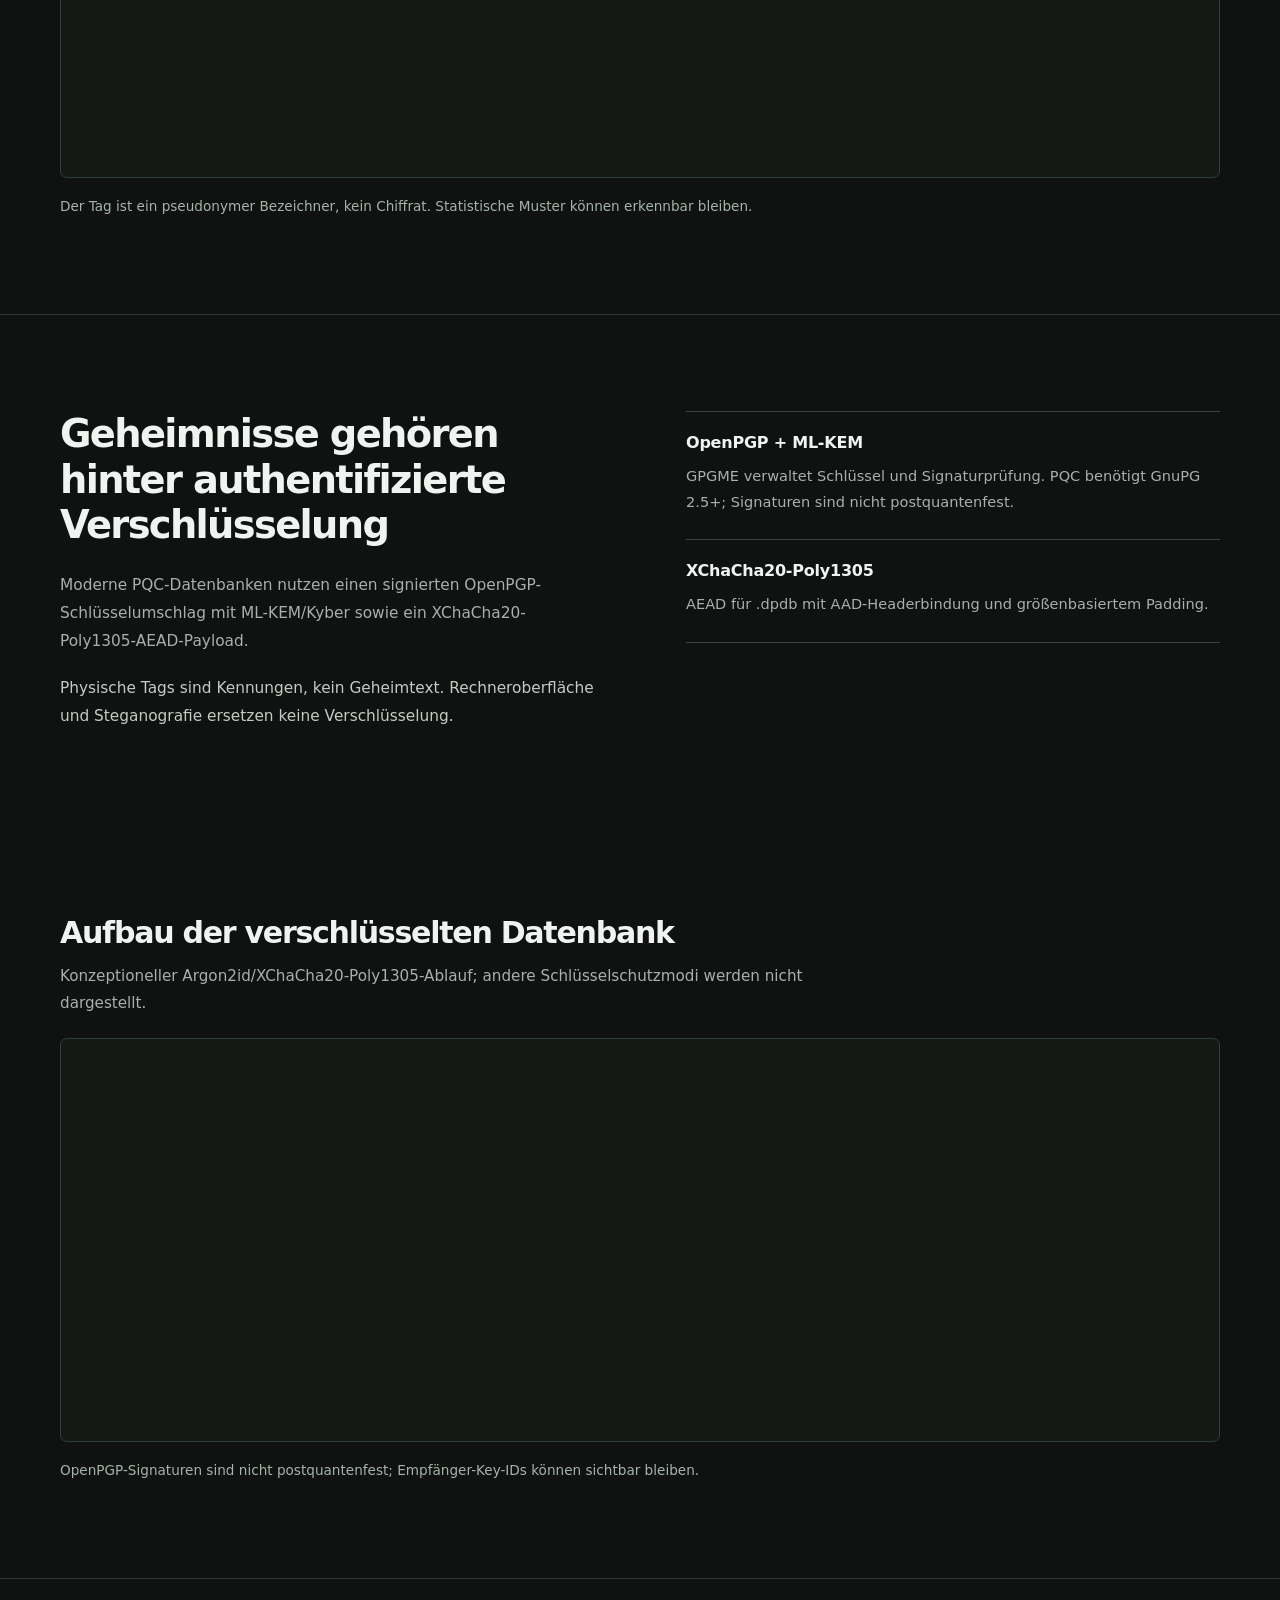
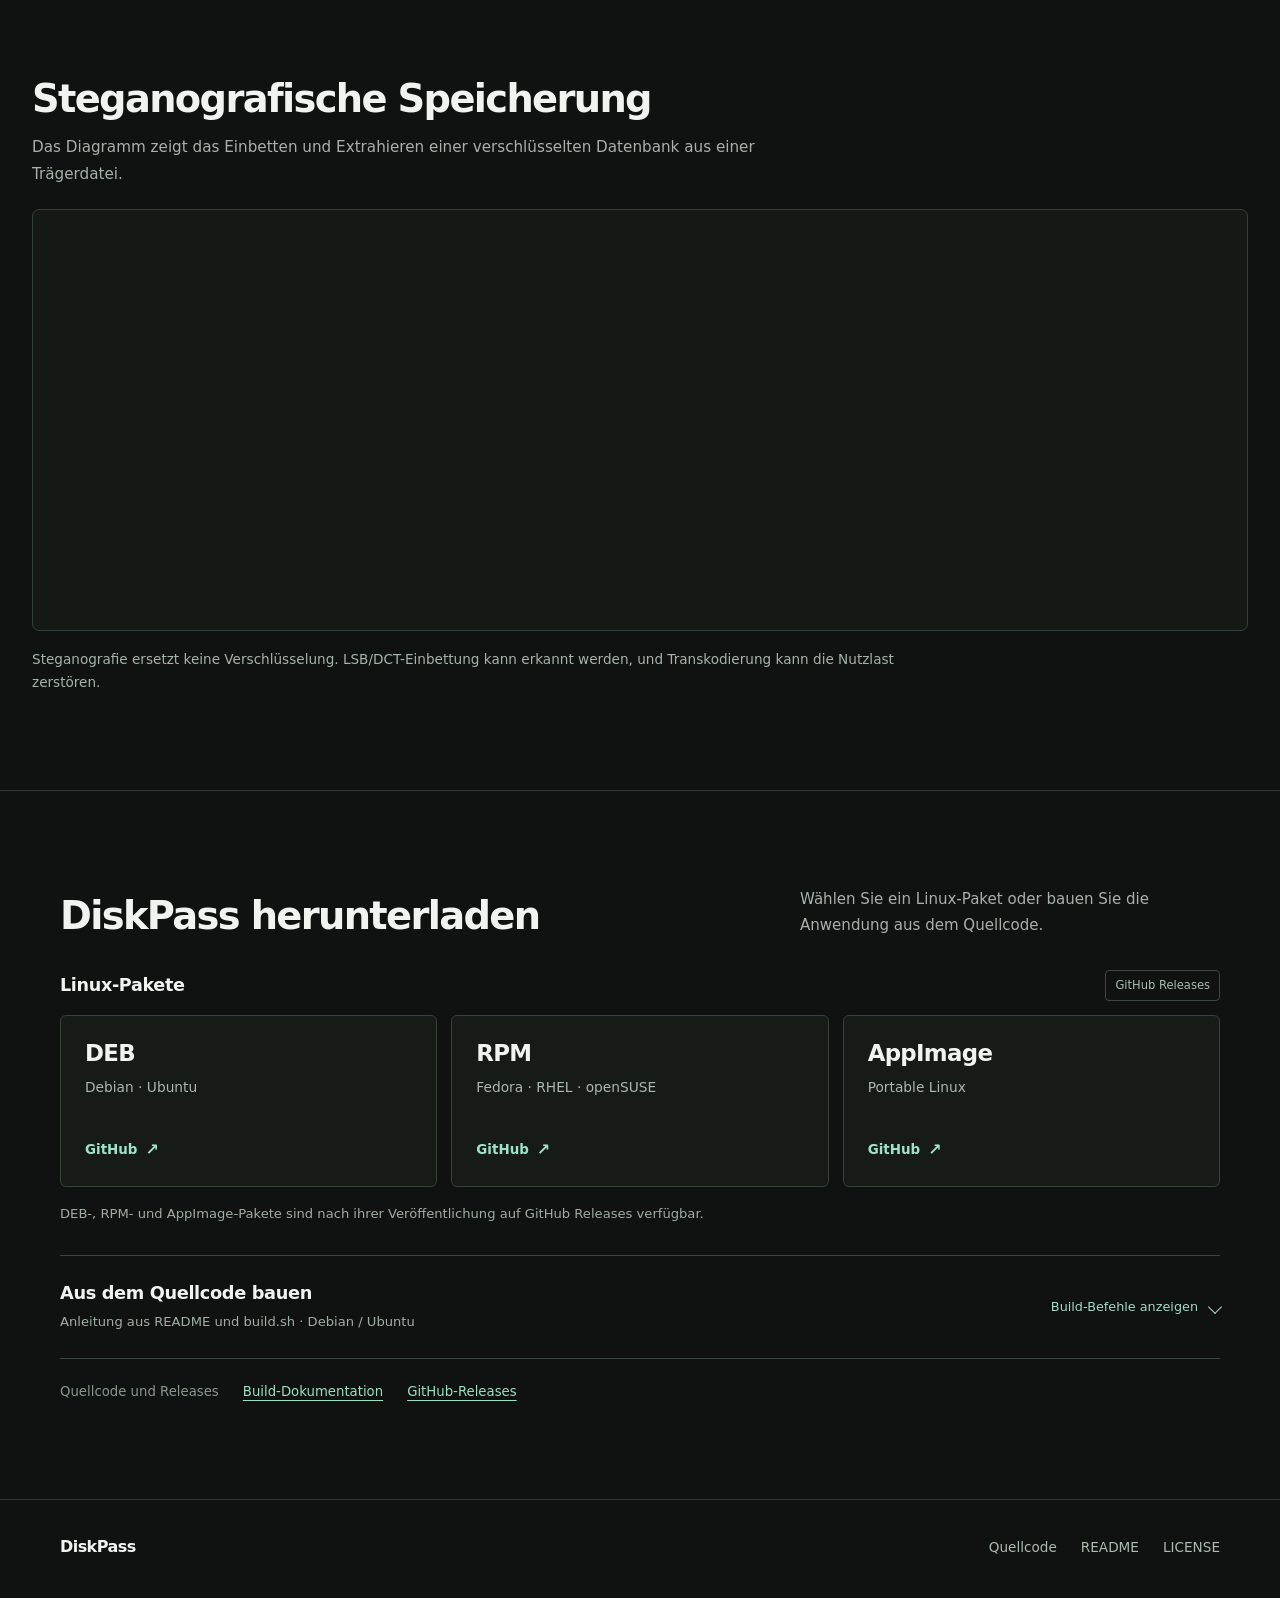
<file: de/index.html>
<!DOCTYPE html>

<html lang="de">
<head>
<meta charset="utf-8"/>
<meta content="width=device-width, initial-scale=1" name="viewport"/>
<meta content="default-src 'none'; style-src 'self'; img-src 'self'; font-src 'self'; script-src 'none'; connect-src 'none'; object-src 'none'; base-uri 'none'; form-action 'none'; upgrade-insecure-requests" http-equiv="Content-Security-Policy"/>
<meta content="no-referrer" name="referrer"/>
<meta content="index, follow, max-image-preview:large" name="robots"/>
<title>DiskPass — Offline-Datenträgerverwaltung, Tags &amp; Passworttresor</title>
<meta content="HDDs, SSDs, USB- und LTO-Medien offline katalogisieren: DiskPass verbindet physische Tags mit einer verschlüsselten lokalen .dpdb-Datenbank für Passwörter und Dateiindizes." name="description"/>
<meta content="#141414" name="theme-color"/>
<link href="https://sergei768.github.io/Diskpass/de/" rel="canonical"/>
<link href="https://sergei768.github.io/Diskpass/" hreflang="en" rel="alternate"/>
<link href="https://sergei768.github.io/Diskpass/ru/" hreflang="ru" rel="alternate"/>
<link href="https://sergei768.github.io/Diskpass/uk/" hreflang="uk" rel="alternate"/>
<link href="https://sergei768.github.io/Diskpass/be/" hreflang="be" rel="alternate"/>
<link href="https://sergei768.github.io/Diskpass/kk/" hreflang="kk" rel="alternate"/>
<link href="https://sergei768.github.io/Diskpass/zh-cn/" hreflang="zh-CN" rel="alternate"/>
<link href="https://sergei768.github.io/Diskpass/zh-tw/" hreflang="zh-TW" rel="alternate"/>
<link href="https://sergei768.github.io/Diskpass/ja/" hreflang="ja" rel="alternate"/>
<link href="https://sergei768.github.io/Diskpass/ko/" hreflang="ko" rel="alternate"/>
<link href="https://sergei768.github.io/Diskpass/fr/" hreflang="fr" rel="alternate"/>
<link href="https://sergei768.github.io/Diskpass/de/" hreflang="de" rel="alternate"/>
<link href="https://sergei768.github.io/Diskpass/es/" hreflang="es" rel="alternate"/>
<link href="https://sergei768.github.io/Diskpass/" hreflang="x-default" rel="alternate"/>
<link href="../assets/diskpass-icon.svg" rel="icon" type="image/svg+xml"/>
<link href="../assets/site.css" rel="stylesheet"/>
<meta content="website" property="og:type"/>
<meta content="DiskPass" property="og:site_name"/>
<meta content="de" property="og:locale"/>
<meta content="DiskPass — Offline-Datenträgerverwaltung, Tags &amp; Passworttresor" property="og:title"/>
<meta content="HDDs, SSDs, USB- und LTO-Medien offline katalogisieren: DiskPass verbindet physische Tags mit einer verschlüsselten lokalen .dpdb-Datenbank für Passwörter und Dateiindizes." property="og:description"/>
<meta content="https://sergei768.github.io/Diskpass/de/" property="og:url"/>
<meta content="https://sergei768.github.io/Diskpass/assets/diskpass-physical-drive-manager-preview.jpg" property="og:image"/>
<meta content="1200" property="og:image:width"/>
<meta content="630" property="og:image:height"/>
<meta content="DiskPass GTK3-Oberfläche mit Datenträgerdatensatz, physischem Tag, UUID und Dateiindex" property="og:image:alt"/>
<meta content="summary_large_image" name="twitter:card"/>
<meta content="https://sergei768.github.io/Diskpass/assets/diskpass-physical-drive-manager-preview.jpg" name="twitter:image"/>
<meta content="DiskPass GTK3-Oberfläche mit Datenträgerdatensatz, physischem Tag, UUID und Dateiindex" name="twitter:image:alt"/>
<meta content="DiskPass — Offline-Datenträgerverwaltung, Tags &amp; Passworttresor" name="twitter:title"/>
<meta content="HDDs, SSDs, USB- und LTO-Medien offline katalogisieren: DiskPass verbindet physische Tags mit einer verschlüsselten lokalen .dpdb-Datenbank für Passwörter und Dateiindizes." name="twitter:description"/>
<script type="application/ld+json">{"@context":"https://schema.org","@graph":[{"@type":"WebSite","@id":"https://sergei768.github.io/Diskpass/#website","url":"https://sergei768.github.io/Diskpass/","name":"DiskPass","description":"DiskPass — offline inventory and encrypted credential catalog for physical storage media.","inLanguage":["en","ru","uk","be","kk","zh-CN","zh-TW","ja","ko","fr","de","es"]},{"@type":"SoftwareApplication","@id":"https://sergei768.github.io/Diskpass/#software","name":"DiskPass","url":"https://sergei768.github.io/Diskpass/","mainEntityOfPage":{"@id":"https://sergei768.github.io/Diskpass/de/#webpage"},"description":"HDDs, SSDs, USB- und LTO-Medien offline katalogisieren: DiskPass verbindet physische Tags mit einer verschlüsselten lokalen .dpdb-Datenbank für Passwörter und Dateiindizes.","applicationCategory":"UtilitiesApplication","operatingSystem":"Linux","softwareRequirements":"GTK3, GPGME, libsodium; GnuPG 2.5+ with ML-KEM support for PQC databases","isAccessibleForFree":true,"codeRepository":"https://github.com/Sergei768/Diskpass","screenshot":"https://sergei768.github.io/Diskpass/assets/diskpass-gtk3-drive-manager.webp","image":"https://sergei768.github.io/Diskpass/assets/diskpass-physical-drive-manager-preview.jpg","featureList":["Five-block physical media tags","Offline disk and file inventory","Encrypted .dpdb credential database","Optional calculator interface and steganographic storage"]},{"@type":"WebPage","@id":"https://sergei768.github.io/Diskpass/de/#webpage","url":"https://sergei768.github.io/Diskpass/de/","name":"DiskPass — Offline-Datenträgerverwaltung, Tags & Passworttresor","description":"HDDs, SSDs, USB- und LTO-Medien offline katalogisieren: DiskPass verbindet physische Tags mit einer verschlüsselten lokalen .dpdb-Datenbank für Passwörter und Dateiindizes.","inLanguage":"de","isPartOf":{"@id":"https://sergei768.github.io/Diskpass/#website"},"about":{"@id":"https://sergei768.github.io/Diskpass/#software"},"primaryImageOfPage":{"@type":"ImageObject","url":"https://sergei768.github.io/Diskpass/assets/diskpass-physical-drive-manager-preview.jpg"}}]}</script>
<meta content="telephone=no" name="format-detection"/></head>
<body>
<a class="skip" href="#content">Zum Inhalt springen</a>
<header class="header"><div class="container header-inner">
<a aria-label="DiskPass" class="brand" href="../"><img alt="" height="32" src="../assets/diskpass-icon.svg" width="32"/><span>DiskPass</span></a>
<nav aria-label="Hauptnavigation" class="navlinks"><a href="#tags">Tags</a><a href="#security">Verschlüsselung</a><a href="#steganography">Steganografie</a><a href="#downloads">Downloads</a></nav>
<div class="nav-end"><details class="locale"><summary aria-label="Sprache">DE</summary><div class="localelist"><a href="../" lang="en">English</a><a href="../ru/" lang="ru">Русский</a><a href="../uk/" lang="uk">Українська</a><a href="../be/" lang="be">Беларуская</a><a href="../kk/" lang="kk">Қазақша</a><a href="../zh-cn/" lang="zh-CN">简体中文</a><a href="../zh-tw/" lang="zh-TW">繁體中文</a><a href="../ja/" lang="ja">日本語</a><a href="../ko/" lang="ko">한국어</a><a href="../fr/" lang="fr">Français</a><a aria-current="page" href="../de/" lang="de">Deutsch</a><a href="../es/" lang="es">Español</a></div></details><a class="github-link" href="https://github.com/Sergei768/Diskpass" rel="noopener noreferrer">GitHub</a></div>
</div></header>
<main id="content">
<section class="hero"><div class="container hero-grid"><div class="hero-copy">
<h1>Privates Inventarsystem für physische Datenträger</h1><p class="lede">Verwalten Sie HDD-, SSD-, USB- und LTO-Archive mit kompakten physischen Tags. Passwörter, Notizen, Dateisnapshots und Metadaten liegen in einer separat geschützten lokalen Datenbank.</p>
<div class="actions"><a class="button primary" href="#downloads">Downloads</a><a class="button secondary" href="https://github.com/Sergei768/Diskpass" rel="noopener noreferrer">Repository öffnen</a></div>
</div><figure class="app-figure"><img alt="DiskPass-Oberfläche: Datenträgereintrag, physisches Tag, UUID und Dateibaum" decoding="async" fetchpriority="high" height="732" src="../assets/diskpass-gtk3-drive-manager.webp" width="1020"/></figure></div></section>
<section class="section" id="features"><div class="container"><h2>Ein Archiv, in dem man sich zurechtfindet</h2><div class="feature-grid"><article class="feature"><h3>Physische Kennzeichnung</h3><p>Fünf Felder, individuelles Datenbankschema, Typ- und Kapazitätskataloge, zufälliges Salt je Medium.</p></article>
<article class="feature"><h3>Verschlüsselter Tresor</h3><p>Volume-Passwörter, Verschlüsselungsmethoden, Notizen und Tag-Zuordnungen in .dpdb.</p></article>
<article class="feature"><h3>Dateikatalog</h3><p>Dateibaum-Snapshots, Offline-Navigation und archivübergreifende Suche.</p></article>
<article class="feature"><h3>Rechnermodus</h3><p>Optionale Rechneroberfläche mit separatem Zugangscode und geschützten Einstellungen.</p></article></div><div class="diagram-wrap" id="tags"><div class="diagram-heading"><h3>Erzeugung physischer Tags</h3><p>Fünf Merkmale werden nach einer datenbankspezifischen Blockreihenfolge codiert. Jeder Block erhält ein schlüsselabhängiges Prüfzeichen.</p></div>
<figure aria-label="Erzeugung physischer Tags" class="diagram-graphic tag-diagram"><div aria-label="Horizontal scrollbares Technikdiagramm" class="diagram-viewport" role="region" tabindex="0"><img alt="Erzeugung physischer Tags — tags" class="diagram-asset" decoding="async" height="724" loading="lazy" src="../assets/diagrams/02_physical_tag_generation_EN.png" width="2172"/></div></figure><p class="diagram-note">Der Tag ist ein pseudonymer Bezeichner, kein Chiffrat. Statistische Muster können erkennbar bleiben.</p></div></div></section>
<section class="section security" id="security"><div class="container security-grid"><div class="security-summary"><h2>Geheimnisse gehören hinter authentifizierte Verschlüsselung</h2><p>Moderne PQC-Datenbanken nutzen einen signierten OpenPGP-Schlüsselumschlag mit ML-KEM/Kyber sowie ein XChaCha20-Poly1305-AEAD-Payload.</p><p class="security-caveat">Physische Tags sind Kennungen, kein Geheimtext. Rechneroberfläche und Steganografie ersetzen keine Verschlüsselung.</p></div><div class="security-list"><article class="security-entry"><h3>OpenPGP + ML-KEM</h3><p>GPGME verwaltet Schlüssel und Signaturprüfung. PQC benötigt GnuPG 2.5+; Signaturen sind nicht postquantenfest.</p></article>
<article class="security-entry"><h3>XChaCha20-Poly1305</h3><p>AEAD für .dpdb mit AAD-Headerbindung und größenbasiertem Padding.</p></article></div><div class="diagram-wrap cryptography-graph"><div class="diagram-heading"><h3>Aufbau der verschlüsselten Datenbank</h3><p>Konzeptioneller Argon2id/XChaCha20-Poly1305-Ablauf; andere Schlüsselschutzmodi werden nicht dargestellt.</p></div>
<figure aria-label="Aufbau der verschlüsselten Datenbank" class="diagram-graphic crypto-diagram"><div aria-label="Horizontal scrollbares Technikdiagramm" class="diagram-viewport" role="region" tabindex="0"><img alt="Aufbau der verschlüsselten Datenbank — security" class="diagram-asset" decoding="async" height="724" loading="lazy" src="../assets/diagrams/01_database_encryption_EN.png" width="2172"/></div></figure><p class="diagram-note">OpenPGP-Signaturen sind nicht postquantenfest; Empfänger-Key-IDs können sichtbar bleiben.</p></div></div></section>
<section class="section stego-section" id="steganography"><div class="container"><div class="diagram-heading"><h2>Steganografische Speicherung</h2><p>Das Diagramm zeigt das Einbetten und Extrahieren einer verschlüsselten Datenbank aus einer Trägerdatei.</p></div>
<figure aria-label="Steganografische Speicherung" class="diagram-graphic stego-diagram"><div aria-label="Horizontal scrollbares Technikdiagramm" class="diagram-viewport" role="region" tabindex="0"><img alt="Steganografische Speicherung — steganography" class="diagram-asset" decoding="async" height="724" loading="lazy" src="../assets/diagrams/03_steganography_algorithm_EN.png" width="2172"/></div></figure><p class="diagram-note">Steganografie ersetzt keine Verschlüsselung. LSB/DCT-Einbettung kann erkannt werden, und Transkodierung kann die Nutzlast zerstören.</p></div></section><section class="section downloads" id="downloads"><div class="container install-container">
  <div class="install-top"><h2>DiskPass herunterladen</h2><p>Wählen Sie ein Linux-Paket oder bauen Sie die Anwendung aus dem Quellcode.</p></div>
  <div class="install-headers"><h3 id="package-options">Linux-Pakete</h3><span class="install-label">GitHub Releases</span></div>
  <div class="install-packages"><a class="install-card" target="_blank" rel="noopener noreferrer" href="https://github.com/Sergei768/Diskpass/releases" data-package="deb" aria-label="GitHub Releases"><span class="install-format">DEB</span><span class="install-compat">Debian · Ubuntu</span><span class="install-card-link">GitHub<span aria-hidden="true">↗</span></span></a><a class="install-card" target="_blank" rel="noopener noreferrer" href="https://github.com/Sergei768/Diskpass/releases" data-package="rpm" aria-label="GitHub Releases"><span class="install-format">RPM</span><span class="install-compat">Fedora · RHEL · openSUSE</span><span class="install-card-link">GitHub<span aria-hidden="true">↗</span></span></a><a class="install-card" target="_blank" rel="noopener noreferrer" href="https://github.com/Sergei768/Diskpass/releases" data-package="appimage" aria-label="GitHub Releases"><span class="install-format">AppImage</span><span class="install-compat">Portable Linux</span><span class="install-card-link">GitHub<span aria-hidden="true">↗</span></span></a></div>
  <p class="install-disclaimer">DEB-, RPM- und AppImage-Pakete sind nach ihrer Veröffentlichung auf GitHub Releases verfügbar.</p>
  <details class="install-source" id="source-build">
    <summary><span class="install-source-text"><strong>Aus dem Quellcode bauen</strong><small>Anleitung aus README und build.sh · Debian / Ubuntu</small></span><span class="install-expand">Build-Befehle anzeigen<span class="install-chevron" aria-hidden="true"></span></span></summary>
    <div class="install-steps">
      <div class="install-step"><h4><span>01</span>Abhängigkeiten installieren</h4><pre><code>sudo apt install git build-essential pkg-config \
  libgtk-3-dev libglib2.0-dev libgpgme-dev \
  libsodium-dev libcjson-dev libjpeg-dev libwebp-dev \
  libpango1.0-dev liblzma-dev imagemagick \
  bluez fonts-dejavu-core</code></pre></div>
      <div class="install-step"><h4><span>02</span>Klonen und bauen</h4><pre><code>git clone https://github.com/Sergei768/Diskpass.git
cd Diskpass
chmod +x ./build.sh
./build.sh</code></pre></div>
      <div class="install-step"><h4><span>03</span>DiskPass starten</h4><pre><code>diskpass</code></pre></div>
      <p class="install-build-note">Führen Sie build.sh als normaler Benutzer aus, ohne sudo. Benötigt wird GPGME ≥ 1.24.1; für PQC zusätzlich GnuPG 2.5+ mit ML-KEM. Ältere Distributionen bieten diese Versionen möglicherweise nicht.</p>
    </div>
  </details>
  <div class="install-links"><span>Quellcode und Releases</span><a href="https://github.com/Sergei768/Diskpass/blob/main/README.md" rel="noopener noreferrer">Build-Dokumentation</a><a href="https://github.com/Sergei768/Diskpass/releases" rel="noopener noreferrer">GitHub-Releases</a></div>
</div></section>
</main>
<footer class="footer"><div class="container footer-inner"><span class="footer-brand">DiskPass</span><nav aria-label="GitHub"><a href="https://github.com/Sergei768/Diskpass" rel="noopener noreferrer">Quellcode</a><a href="https://github.com/Sergei768/Diskpass/blob/main/README.md" rel="noopener noreferrer">README</a><a href="https://github.com/Sergei768/Diskpass/blob/main/LICENSE" rel="noopener noreferrer">LICENSE</a></nav></div></footer>
</body>
</html>
</file>
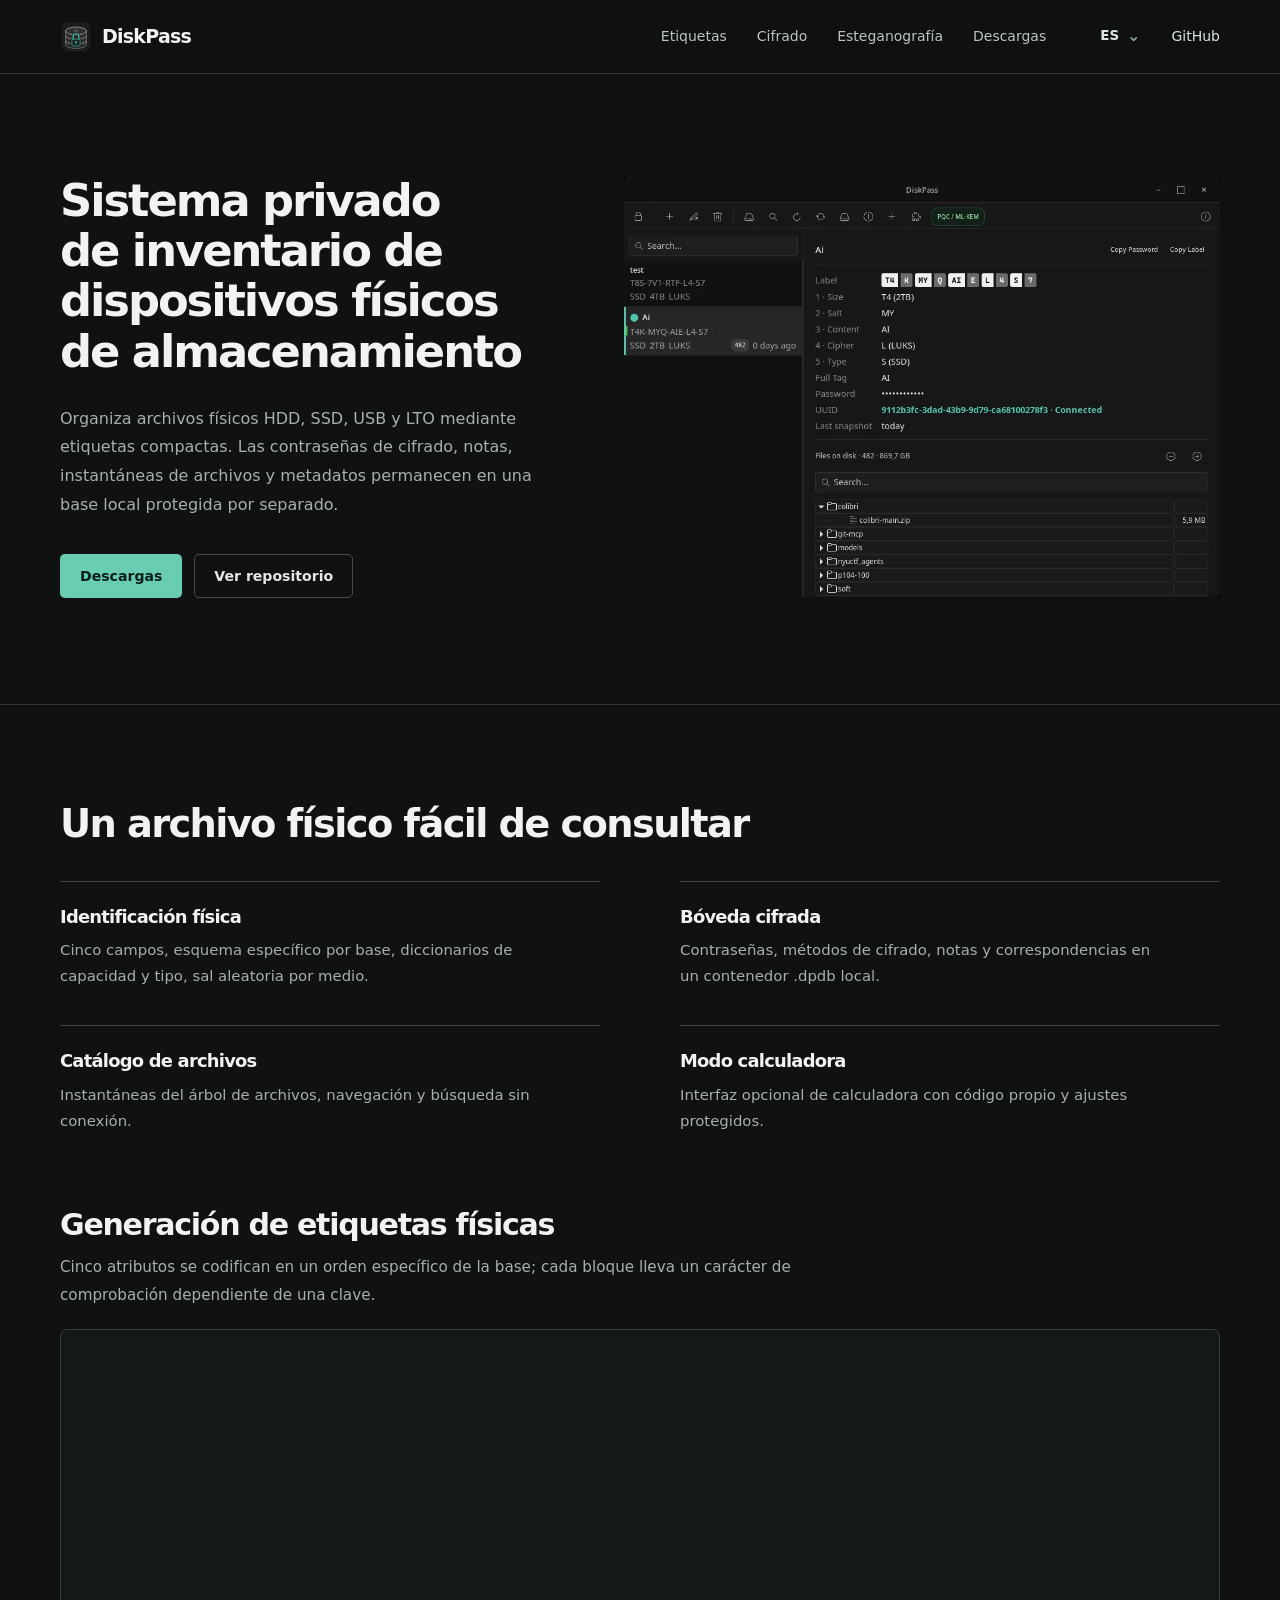
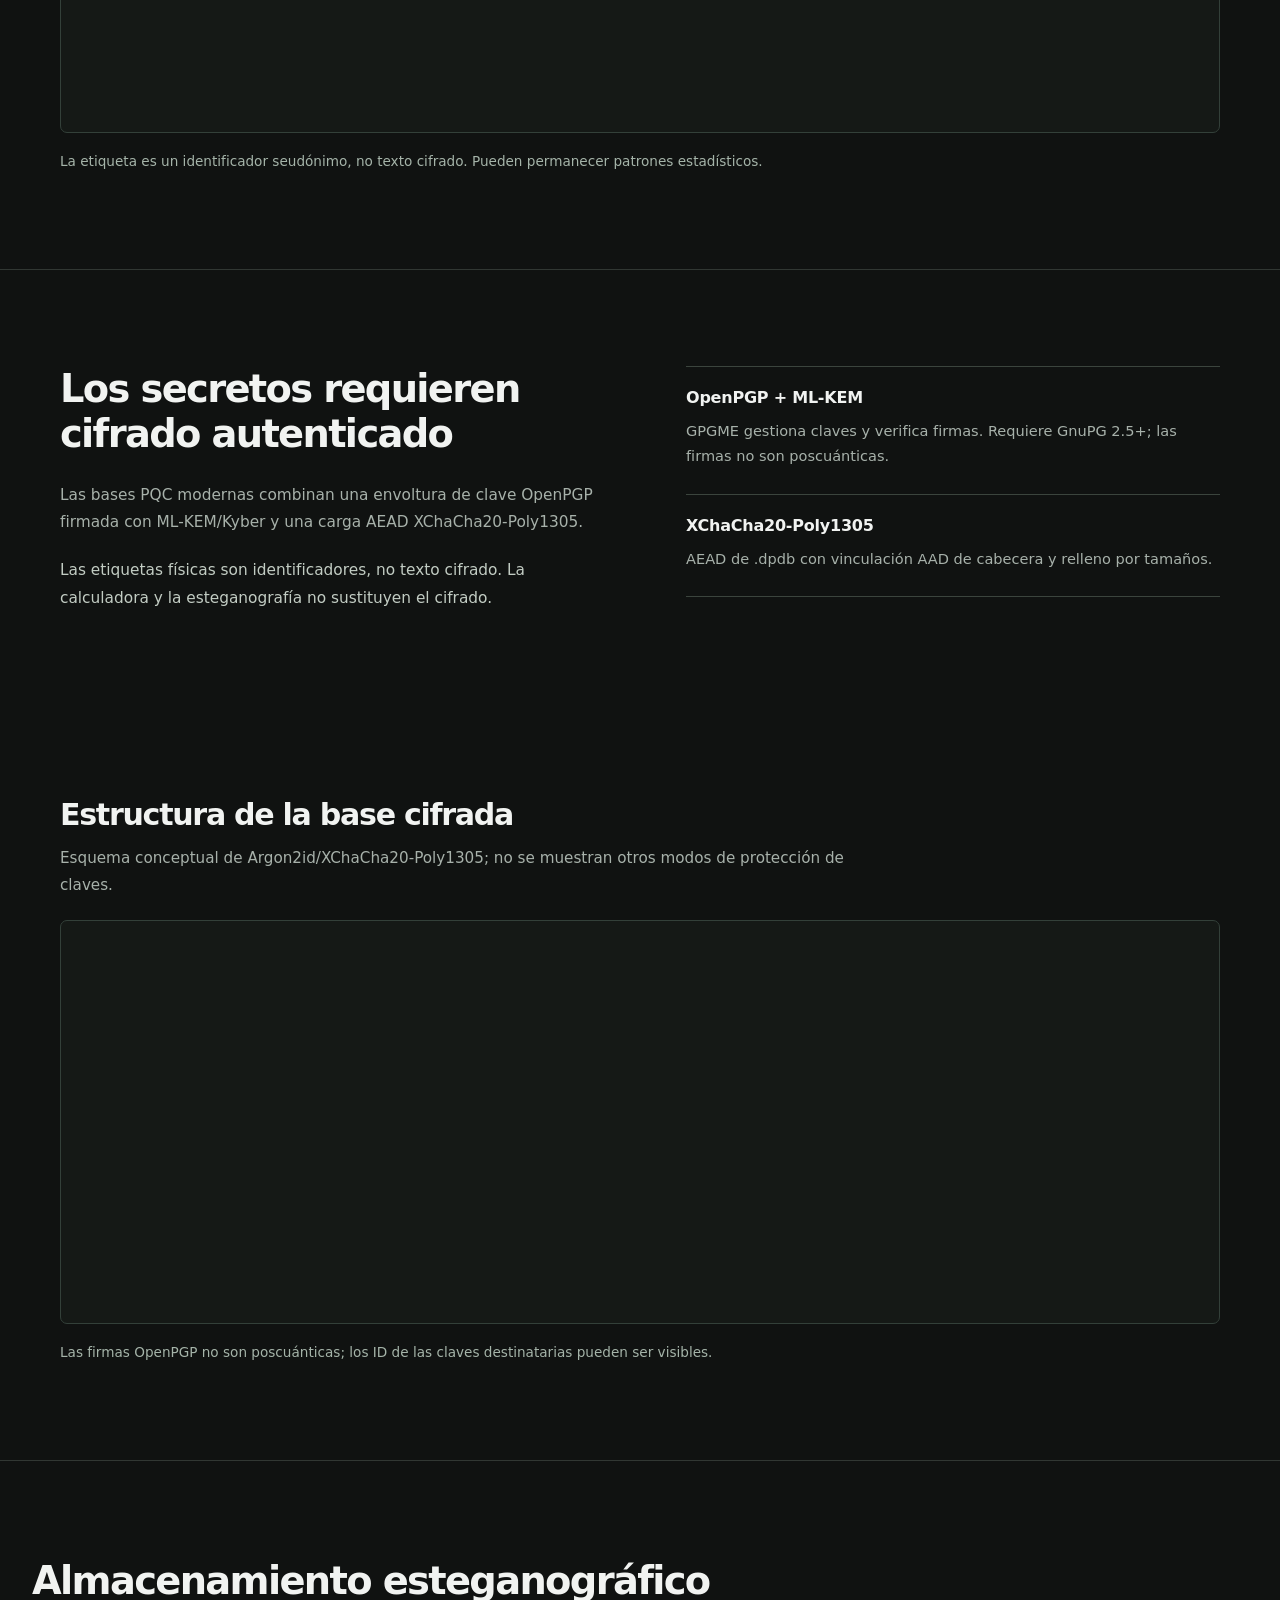
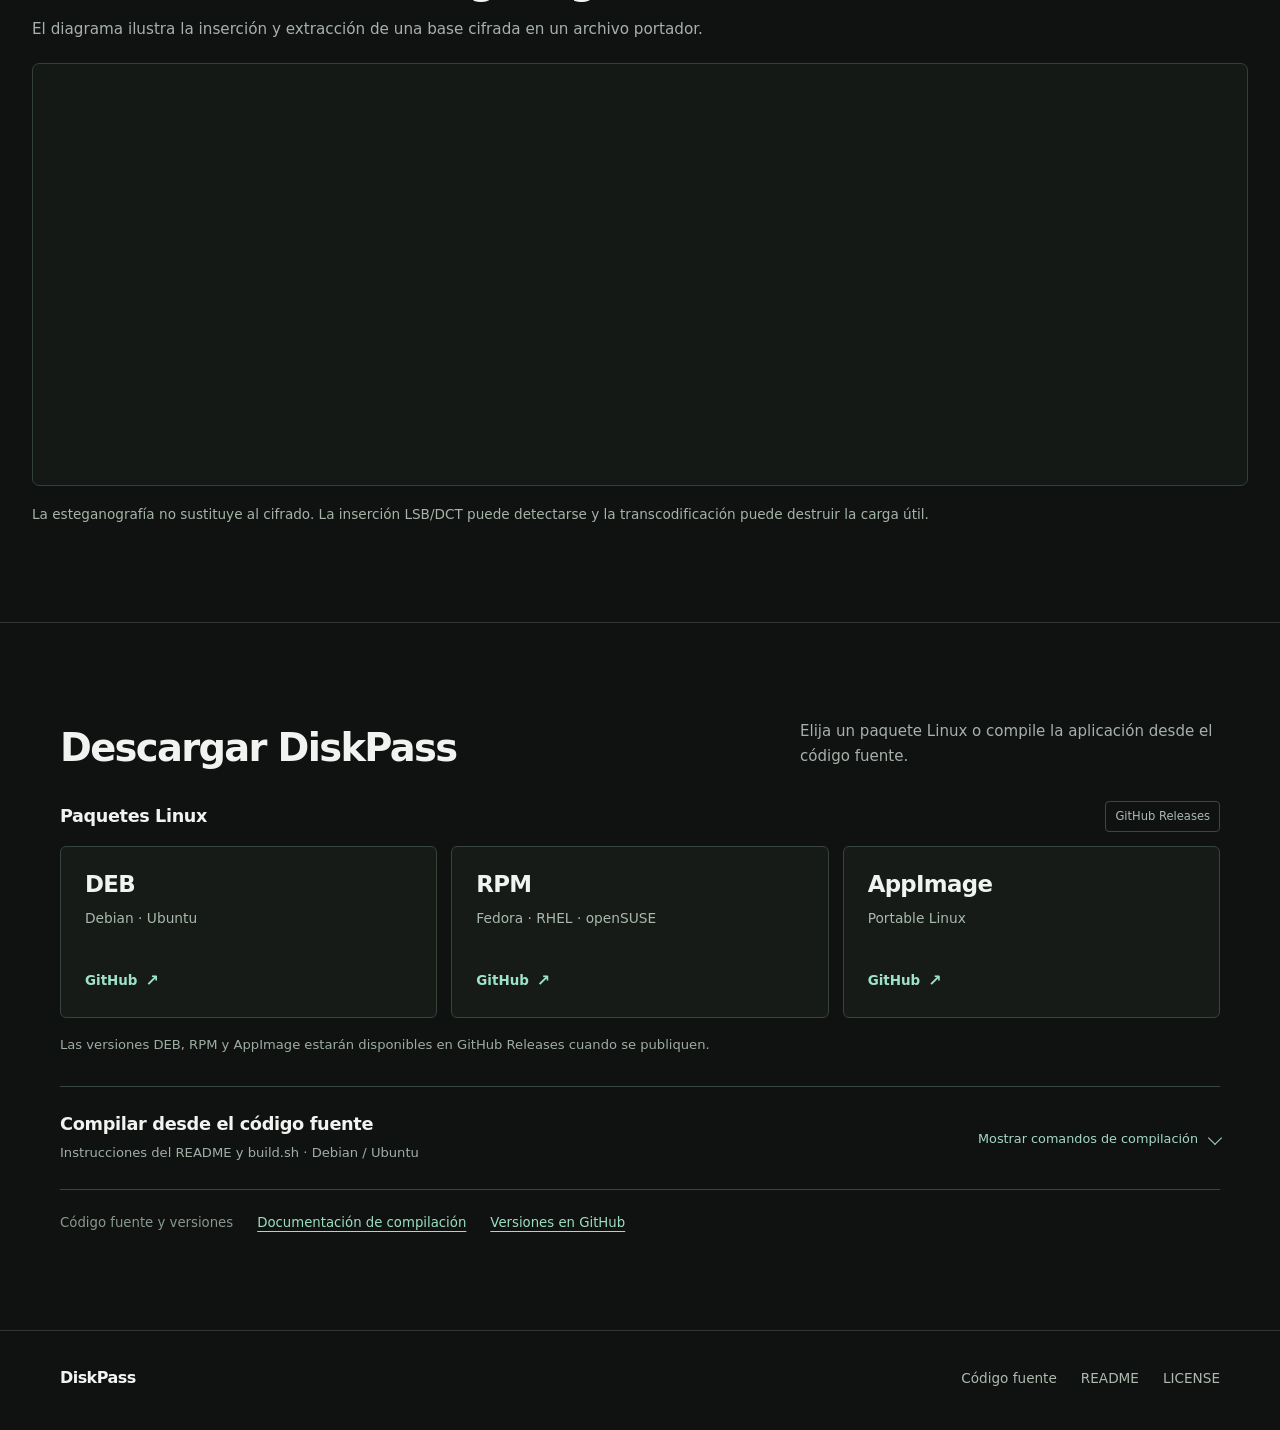
<file: es/index.html>
<!DOCTYPE html>

<html lang="es">
<head>
<meta charset="utf-8"/>
<meta content="width=device-width, initial-scale=1" name="viewport"/>
<meta content="default-src 'none'; style-src 'self'; img-src 'self'; font-src 'self'; script-src 'none'; connect-src 'none'; object-src 'none'; base-uri 'none'; form-action 'none'; upgrade-insecure-requests" http-equiv="Content-Security-Policy"/>
<meta content="no-referrer" name="referrer"/>
<meta content="index, follow, max-image-preview:large" name="robots"/>
<title>DiskPass — inventario de discos sin conexión y contraseñas cifradas</title>
<meta content="Organiza HDD, SSD, USB y LTO con etiquetas físicas seudónimas. DiskPass guarda contraseñas, notas e índices de archivos en una base local cifrada .dpdb para Linux." name="description"/>
<meta content="#141414" name="theme-color"/>
<link href="https://sergei768.github.io/Diskpass/es/" rel="canonical"/>
<link href="https://sergei768.github.io/Diskpass/" hreflang="en" rel="alternate"/>
<link href="https://sergei768.github.io/Diskpass/ru/" hreflang="ru" rel="alternate"/>
<link href="https://sergei768.github.io/Diskpass/uk/" hreflang="uk" rel="alternate"/>
<link href="https://sergei768.github.io/Diskpass/be/" hreflang="be" rel="alternate"/>
<link href="https://sergei768.github.io/Diskpass/kk/" hreflang="kk" rel="alternate"/>
<link href="https://sergei768.github.io/Diskpass/zh-cn/" hreflang="zh-CN" rel="alternate"/>
<link href="https://sergei768.github.io/Diskpass/zh-tw/" hreflang="zh-TW" rel="alternate"/>
<link href="https://sergei768.github.io/Diskpass/ja/" hreflang="ja" rel="alternate"/>
<link href="https://sergei768.github.io/Diskpass/ko/" hreflang="ko" rel="alternate"/>
<link href="https://sergei768.github.io/Diskpass/fr/" hreflang="fr" rel="alternate"/>
<link href="https://sergei768.github.io/Diskpass/de/" hreflang="de" rel="alternate"/>
<link href="https://sergei768.github.io/Diskpass/es/" hreflang="es" rel="alternate"/>
<link href="https://sergei768.github.io/Diskpass/" hreflang="x-default" rel="alternate"/>
<link href="../assets/diskpass-icon.svg" rel="icon" type="image/svg+xml"/>
<link href="../assets/site.css" rel="stylesheet"/>
<meta content="website" property="og:type"/>
<meta content="DiskPass" property="og:site_name"/>
<meta content="es" property="og:locale"/>
<meta content="DiskPass — inventario de discos sin conexión y contraseñas cifradas" property="og:title"/>
<meta content="Organiza HDD, SSD, USB y LTO con etiquetas físicas seudónimas. DiskPass guarda contraseñas, notas e índices de archivos en una base local cifrada .dpdb para Linux." property="og:description"/>
<meta content="https://sergei768.github.io/Diskpass/es/" property="og:url"/>
<meta content="https://sergei768.github.io/Diskpass/assets/diskpass-physical-drive-manager-preview.jpg" property="og:image"/>
<meta content="1200" property="og:image:width"/>
<meta content="630" property="og:image:height"/>
<meta content="Interfaz GTK3 de DiskPass: registro del disco, etiqueta física, UUID e índice de archivos" property="og:image:alt"/>
<meta content="summary_large_image" name="twitter:card"/>
<meta content="https://sergei768.github.io/Diskpass/assets/diskpass-physical-drive-manager-preview.jpg" name="twitter:image"/>
<meta content="Interfaz GTK3 de DiskPass: registro del disco, etiqueta física, UUID e índice de archivos" name="twitter:image:alt"/>
<meta content="DiskPass — inventario de discos sin conexión y contraseñas cifradas" name="twitter:title"/>
<meta content="Organiza HDD, SSD, USB y LTO con etiquetas físicas seudónimas. DiskPass guarda contraseñas, notas e índices de archivos en una base local cifrada .dpdb para Linux." name="twitter:description"/>
<script type="application/ld+json">{"@context":"https://schema.org","@graph":[{"@type":"WebSite","@id":"https://sergei768.github.io/Diskpass/#website","url":"https://sergei768.github.io/Diskpass/","name":"DiskPass","description":"DiskPass — offline inventory and encrypted credential catalog for physical storage media.","inLanguage":["en","ru","uk","be","kk","zh-CN","zh-TW","ja","ko","fr","de","es"]},{"@type":"SoftwareApplication","@id":"https://sergei768.github.io/Diskpass/#software","name":"DiskPass","url":"https://sergei768.github.io/Diskpass/","mainEntityOfPage":{"@id":"https://sergei768.github.io/Diskpass/es/#webpage"},"description":"Organiza HDD, SSD, USB y LTO con etiquetas físicas seudónimas. DiskPass guarda contraseñas, notas e índices de archivos en una base local cifrada .dpdb para Linux.","applicationCategory":"UtilitiesApplication","operatingSystem":"Linux","softwareRequirements":"GTK3, GPGME, libsodium; GnuPG 2.5+ with ML-KEM support for PQC databases","isAccessibleForFree":true,"codeRepository":"https://github.com/Sergei768/Diskpass","screenshot":"https://sergei768.github.io/Diskpass/assets/diskpass-gtk3-drive-manager.webp","image":"https://sergei768.github.io/Diskpass/assets/diskpass-physical-drive-manager-preview.jpg","featureList":["Five-block physical media tags","Offline disk and file inventory","Encrypted .dpdb credential database","Optional calculator interface and steganographic storage"]},{"@type":"WebPage","@id":"https://sergei768.github.io/Diskpass/es/#webpage","url":"https://sergei768.github.io/Diskpass/es/","name":"DiskPass — inventario de discos sin conexión y contraseñas cifradas","description":"Organiza HDD, SSD, USB y LTO con etiquetas físicas seudónimas. DiskPass guarda contraseñas, notas e índices de archivos en una base local cifrada .dpdb para Linux.","inLanguage":"es","isPartOf":{"@id":"https://sergei768.github.io/Diskpass/#website"},"about":{"@id":"https://sergei768.github.io/Diskpass/#software"},"primaryImageOfPage":{"@type":"ImageObject","url":"https://sergei768.github.io/Diskpass/assets/diskpass-physical-drive-manager-preview.jpg"}}]}</script>
<meta content="telephone=no" name="format-detection"/></head>
<body>
<a class="skip" href="#content">Ir al contenido</a>
<header class="header"><div class="container header-inner">
<a aria-label="DiskPass" class="brand" href="../"><img alt="" height="32" src="../assets/diskpass-icon.svg" width="32"/><span>DiskPass</span></a>
<nav aria-label="Navegación principal" class="navlinks"><a href="#tags">Etiquetas</a><a href="#security">Cifrado</a><a href="#steganography">Esteganografía</a><a href="#downloads">Descargas</a></nav>
<div class="nav-end"><details class="locale"><summary aria-label="Idioma">ES</summary><div class="localelist"><a href="../" lang="en">English</a><a href="../ru/" lang="ru">Русский</a><a href="../uk/" lang="uk">Українська</a><a href="../be/" lang="be">Беларуская</a><a href="../kk/" lang="kk">Қазақша</a><a href="../zh-cn/" lang="zh-CN">简体中文</a><a href="../zh-tw/" lang="zh-TW">繁體中文</a><a href="../ja/" lang="ja">日本語</a><a href="../ko/" lang="ko">한국어</a><a href="../fr/" lang="fr">Français</a><a href="../de/" lang="de">Deutsch</a><a aria-current="page" href="../es/" lang="es">Español</a></div></details><a class="github-link" href="https://github.com/Sergei768/Diskpass" rel="noopener noreferrer">GitHub</a></div>
</div></header>
<main id="content">
<section class="hero"><div class="container hero-grid"><div class="hero-copy">
<h1>Sistema privado de inventario de dispositivos físicos de almacenamiento</h1><p class="lede">Organiza archivos físicos HDD, SSD, USB y LTO mediante etiquetas compactas. Las contraseñas de cifrado, notas, instantáneas de archivos y metadatos permanecen en una base local protegida por separado.</p>
<div class="actions"><a class="button primary" href="#downloads">Descargas</a><a class="button secondary" href="https://github.com/Sergei768/Diskpass" rel="noopener noreferrer">Ver repositorio</a></div>
</div><figure class="app-figure"><img alt="Interfaz de DiskPass: registro de disco, etiqueta física, UUID y árbol de archivos" decoding="async" fetchpriority="high" height="732" src="../assets/diskpass-gtk3-drive-manager.webp" width="1020"/></figure></div></section>
<section class="section" id="features"><div class="container"><h2>Un archivo físico fácil de consultar</h2><div class="feature-grid"><article class="feature"><h3>Identificación física</h3><p>Cinco campos, esquema específico por base, diccionarios de capacidad y tipo, sal aleatoria por medio.</p></article>
<article class="feature"><h3>Bóveda cifrada</h3><p>Contraseñas, métodos de cifrado, notas y correspondencias en un contenedor .dpdb local.</p></article>
<article class="feature"><h3>Catálogo de archivos</h3><p>Instantáneas del árbol de archivos, navegación y búsqueda sin conexión.</p></article>
<article class="feature"><h3>Modo calculadora</h3><p>Interfaz opcional de calculadora con código propio y ajustes protegidos.</p></article></div><div class="diagram-wrap" id="tags"><div class="diagram-heading"><h3>Generación de etiquetas físicas</h3><p>Cinco atributos se codifican en un orden específico de la base; cada bloque lleva un carácter de comprobación dependiente de una clave.</p></div>
<figure aria-label="Generación de etiquetas físicas" class="diagram-graphic tag-diagram"><div aria-label="Diagrama técnico con desplazamiento horizontal" class="diagram-viewport" role="region" tabindex="0"><img alt="Generación de etiquetas físicas — tags" class="diagram-asset" decoding="async" height="724" loading="lazy" src="../assets/diagrams/02_physical_tag_generation_EN.png" width="2172"/></div></figure><p class="diagram-note">La etiqueta es un identificador seudónimo, no texto cifrado. Pueden permanecer patrones estadísticos.</p></div></div></section>
<section class="section security" id="security"><div class="container security-grid"><div class="security-summary"><h2>Los secretos requieren cifrado autenticado</h2><p>Las bases PQC modernas combinan una envoltura de clave OpenPGP firmada con ML-KEM/Kyber y una carga AEAD XChaCha20-Poly1305.</p><p class="security-caveat">Las etiquetas físicas son identificadores, no texto cifrado. La calculadora y la esteganografía no sustituyen el cifrado.</p></div><div class="security-list"><article class="security-entry"><h3>OpenPGP + ML-KEM</h3><p>GPGME gestiona claves y verifica firmas. Requiere GnuPG 2.5+; las firmas no son poscuánticas.</p></article>
<article class="security-entry"><h3>XChaCha20-Poly1305</h3><p>AEAD de .dpdb con vinculación AAD de cabecera y relleno por tamaños.</p></article></div><div class="diagram-wrap cryptography-graph"><div class="diagram-heading"><h3>Estructura de la base cifrada</h3><p>Esquema conceptual de Argon2id/XChaCha20-Poly1305; no se muestran otros modos de protección de claves.</p></div>
<figure aria-label="Estructura de la base cifrada" class="diagram-graphic crypto-diagram"><div aria-label="Diagrama técnico con desplazamiento horizontal" class="diagram-viewport" role="region" tabindex="0"><img alt="Estructura de la base cifrada — security" class="diagram-asset" decoding="async" height="724" loading="lazy" src="../assets/diagrams/01_database_encryption_EN.png" width="2172"/></div></figure><p class="diagram-note">Las firmas OpenPGP no son poscuánticas; los ID de las claves destinatarias pueden ser visibles.</p></div></div></section>
<section class="section stego-section" id="steganography"><div class="container"><div class="diagram-heading"><h2>Almacenamiento esteganográfico</h2><p>El diagrama ilustra la inserción y extracción de una base cifrada en un archivo portador.</p></div>
<figure aria-label="Almacenamiento esteganográfico" class="diagram-graphic stego-diagram"><div aria-label="Diagrama técnico con desplazamiento horizontal" class="diagram-viewport" role="region" tabindex="0"><img alt="Almacenamiento esteganográfico — steganography" class="diagram-asset" decoding="async" height="724" loading="lazy" src="../assets/diagrams/03_steganography_algorithm_EN.png" width="2172"/></div></figure><p class="diagram-note">La esteganografía no sustituye al cifrado. La inserción LSB/DCT puede detectarse y la transcodificación puede destruir la carga útil.</p></div></section><section class="section downloads" id="downloads"><div class="container install-container">
  <div class="install-top"><h2>Descargar DiskPass</h2><p>Elija un paquete Linux o compile la aplicación desde el código fuente.</p></div>
  <div class="install-headers"><h3 id="package-options">Paquetes Linux</h3><span class="install-label">GitHub Releases</span></div>
  <div class="install-packages"><a class="install-card" target="_blank" rel="noopener noreferrer" href="https://github.com/Sergei768/Diskpass/releases" data-package="deb" aria-label="GitHub Releases"><span class="install-format">DEB</span><span class="install-compat">Debian · Ubuntu</span><span class="install-card-link">GitHub<span aria-hidden="true">↗</span></span></a><a class="install-card" target="_blank" rel="noopener noreferrer" href="https://github.com/Sergei768/Diskpass/releases" data-package="rpm" aria-label="GitHub Releases"><span class="install-format">RPM</span><span class="install-compat">Fedora · RHEL · openSUSE</span><span class="install-card-link">GitHub<span aria-hidden="true">↗</span></span></a><a class="install-card" target="_blank" rel="noopener noreferrer" href="https://github.com/Sergei768/Diskpass/releases" data-package="appimage" aria-label="GitHub Releases"><span class="install-format">AppImage</span><span class="install-compat">Portable Linux</span><span class="install-card-link">GitHub<span aria-hidden="true">↗</span></span></a></div>
  <p class="install-disclaimer">Las versiones DEB, RPM y AppImage estarán disponibles en GitHub Releases cuando se publiquen.</p>
  <details class="install-source" id="source-build">
    <summary><span class="install-source-text"><strong>Compilar desde el código fuente</strong><small>Instrucciones del README y build.sh · Debian / Ubuntu</small></span><span class="install-expand">Mostrar comandos de compilación<span class="install-chevron" aria-hidden="true"></span></span></summary>
    <div class="install-steps">
      <div class="install-step"><h4><span>01</span>Instalar dependencias</h4><pre><code>sudo apt install git build-essential pkg-config \
  libgtk-3-dev libglib2.0-dev libgpgme-dev \
  libsodium-dev libcjson-dev libjpeg-dev libwebp-dev \
  libpango1.0-dev liblzma-dev imagemagick \
  bluez fonts-dejavu-core</code></pre></div>
      <div class="install-step"><h4><span>02</span>Clonar y compilar</h4><pre><code>git clone https://github.com/Sergei768/Diskpass.git
cd Diskpass
chmod +x ./build.sh
./build.sh</code></pre></div>
      <div class="install-step"><h4><span>03</span>Iniciar DiskPass</h4><pre><code>diskpass</code></pre></div>
      <p class="install-build-note">Ejecute build.sh como usuario normal, sin sudo. Se necesita GPGME ≥ 1.24.1; para PQC también se requiere GnuPG 2.5+ con ML-KEM. Es posible que las distribuciones antiguas no incluyan estas versiones.</p>
    </div>
  </details>
  <div class="install-links"><span>Código fuente y versiones</span><a href="https://github.com/Sergei768/Diskpass/blob/main/README.md" rel="noopener noreferrer">Documentación de compilación</a><a href="https://github.com/Sergei768/Diskpass/releases" rel="noopener noreferrer">Versiones en GitHub</a></div>
</div></section>
</main>
<footer class="footer"><div class="container footer-inner"><span class="footer-brand">DiskPass</span><nav aria-label="GitHub"><a href="https://github.com/Sergei768/Diskpass" rel="noopener noreferrer">Código fuente</a><a href="https://github.com/Sergei768/Diskpass/blob/main/README.md" rel="noopener noreferrer">README</a><a href="https://github.com/Sergei768/Diskpass/blob/main/LICENSE" rel="noopener noreferrer">LICENSE</a></nav></div></footer>
</body>
</html>
</file>
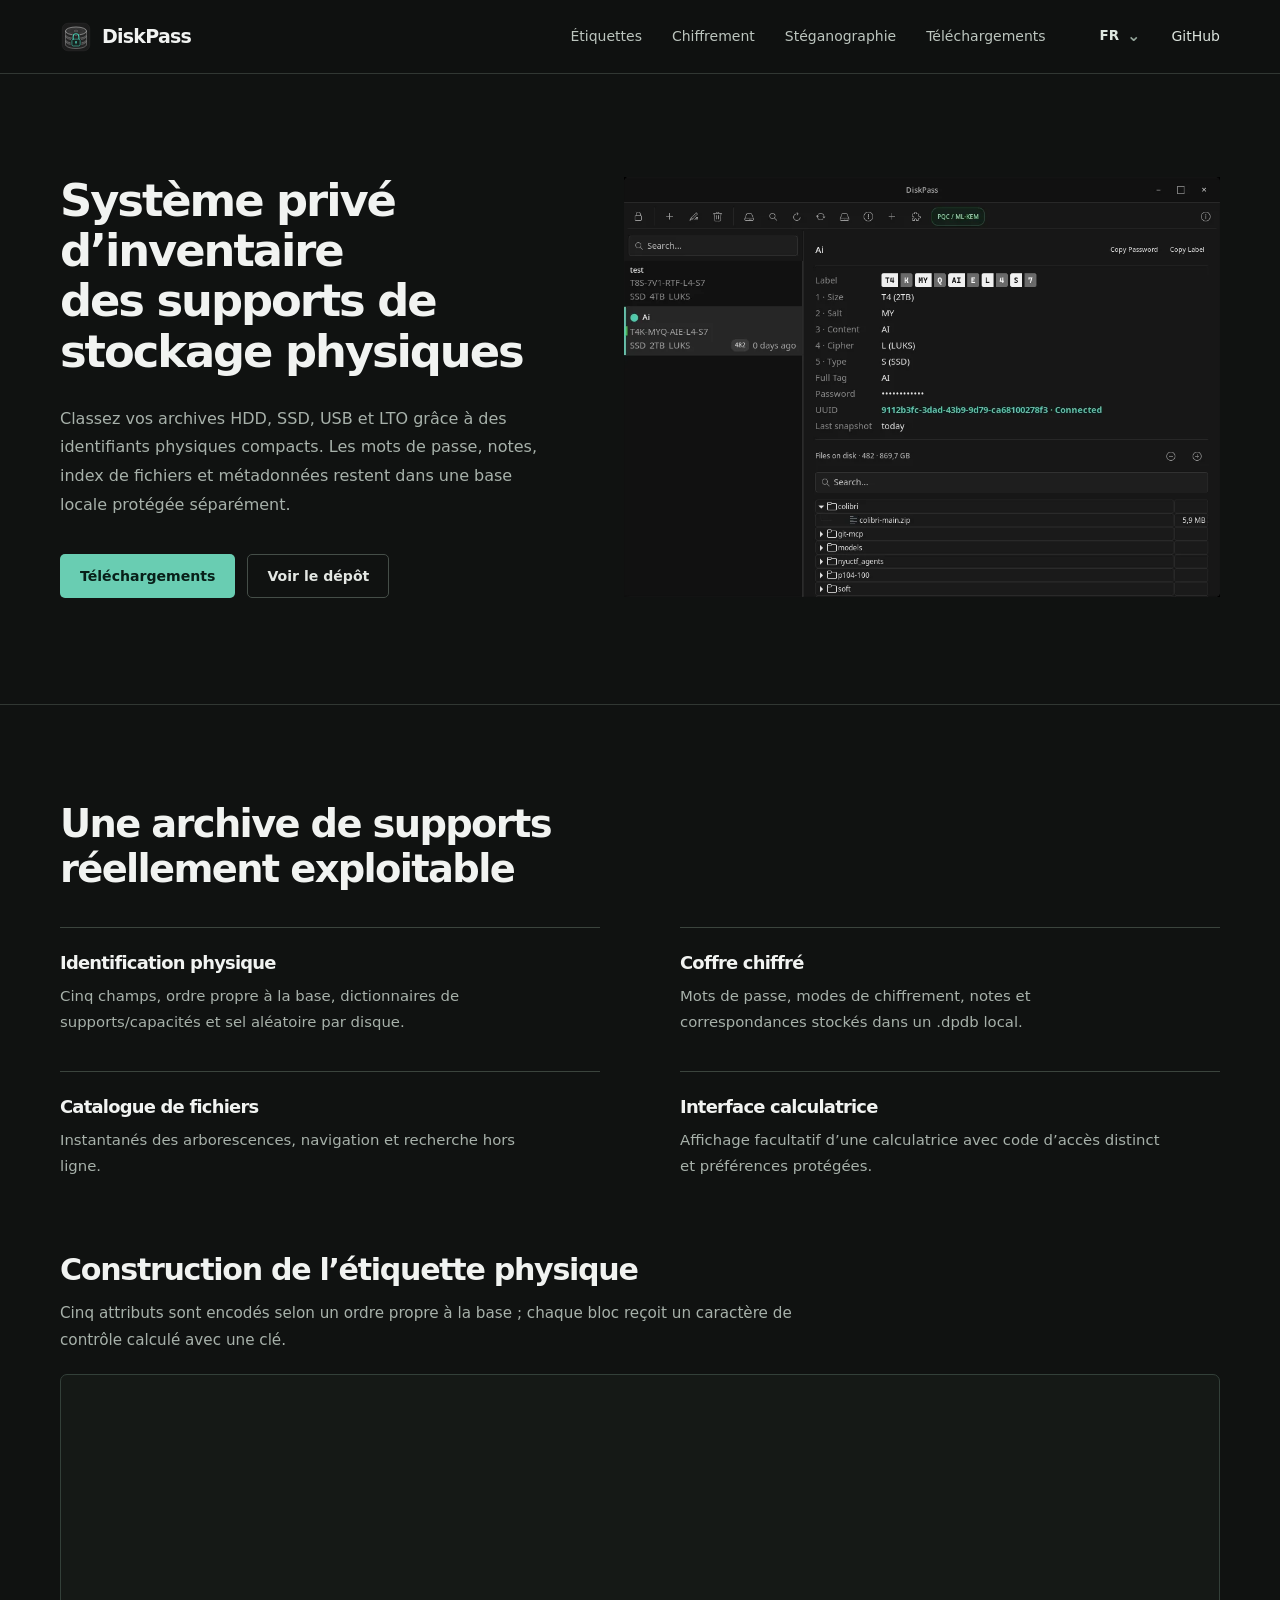
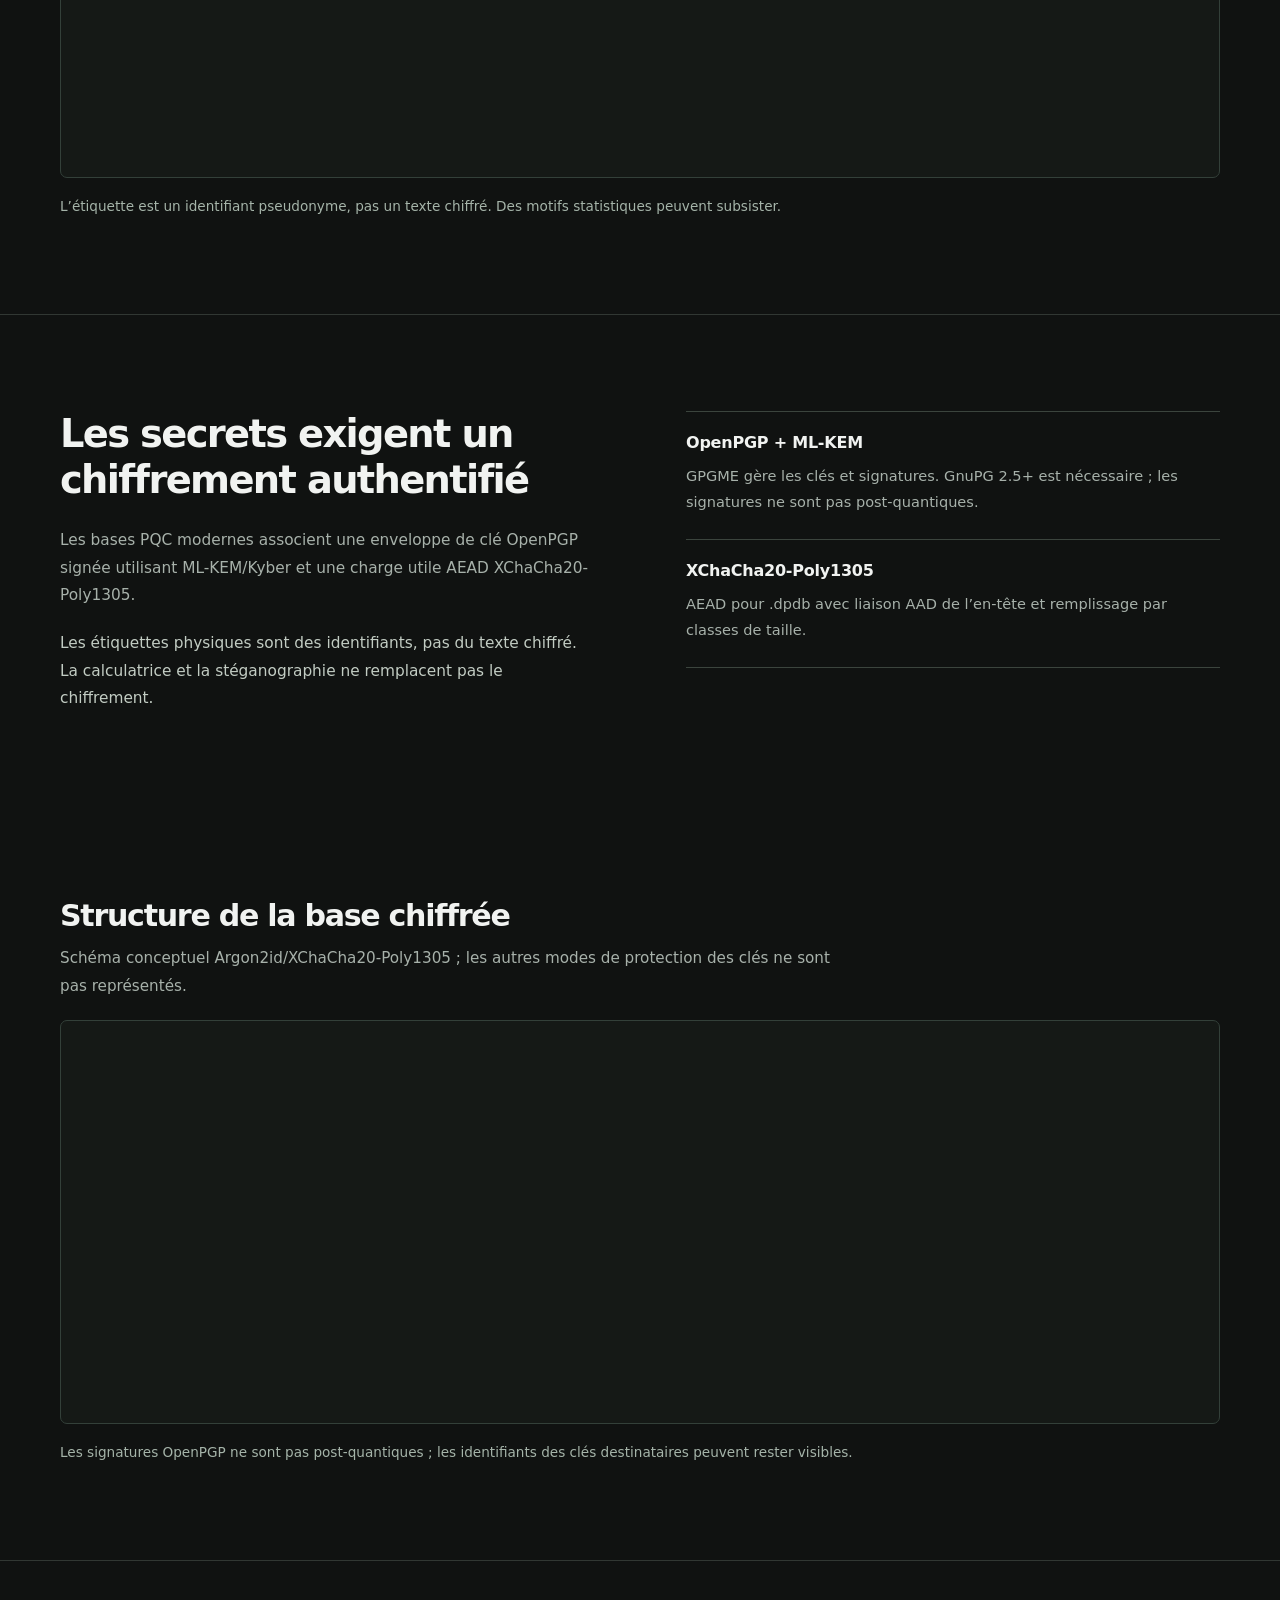
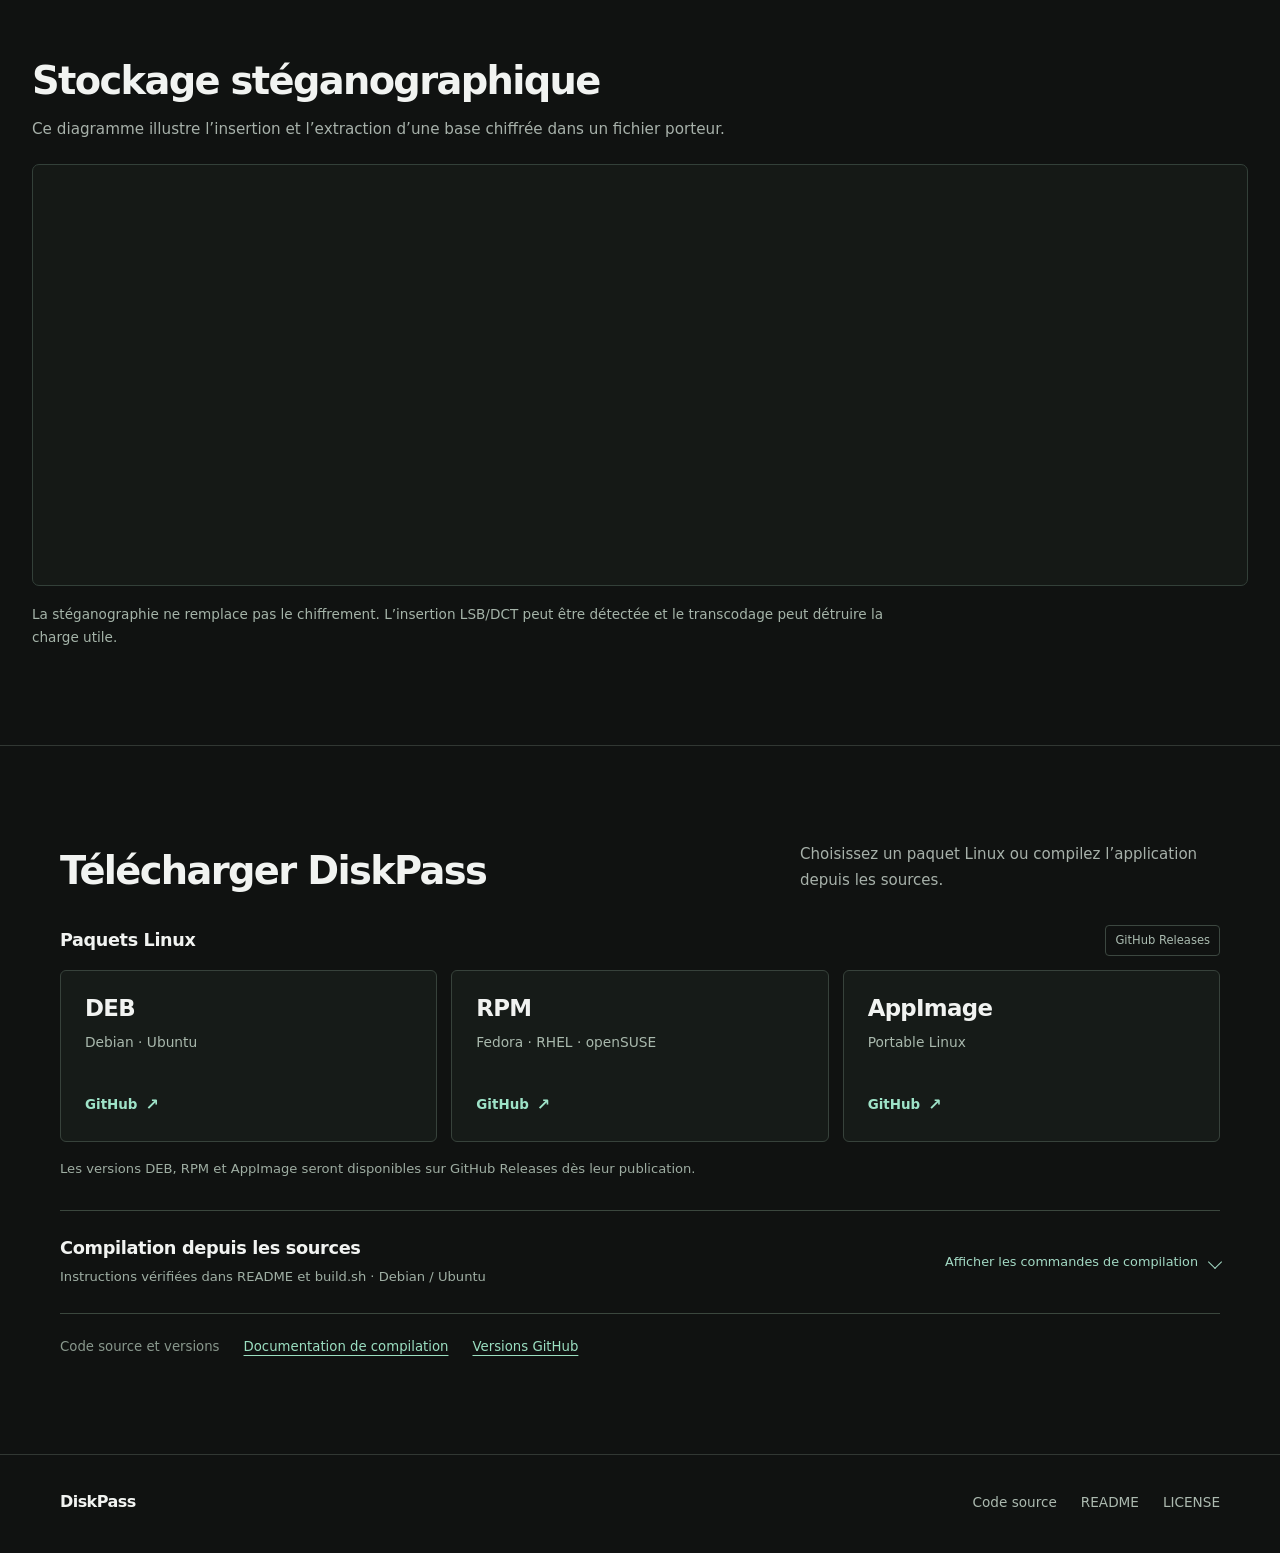
<file: fr/index.html>
<!DOCTYPE html>

<html lang="fr">
<head>
<meta charset="utf-8"/>
<meta content="width=device-width, initial-scale=1" name="viewport"/>
<meta content="default-src 'none'; style-src 'self'; img-src 'self'; font-src 'self'; script-src 'none'; connect-src 'none'; object-src 'none'; base-uri 'none'; form-action 'none'; upgrade-insecure-requests" http-equiv="Content-Security-Policy"/>
<meta content="no-referrer" name="referrer"/>
<meta content="index, follow, max-image-preview:large" name="robots"/>
<title>DiskPass — inventaire hors ligne des disques et coffre de mots de passe</title>
<meta content="Gérez vos archives HDD, SSD, USB et LTO avec des étiquettes pseudonymes. DiskPass conserve mots de passe, notes et index de fichiers dans une base locale chiffrée." name="description"/>
<meta content="#141414" name="theme-color"/>
<link href="https://sergei768.github.io/Diskpass/fr/" rel="canonical"/>
<link href="https://sergei768.github.io/Diskpass/" hreflang="en" rel="alternate"/>
<link href="https://sergei768.github.io/Diskpass/ru/" hreflang="ru" rel="alternate"/>
<link href="https://sergei768.github.io/Diskpass/uk/" hreflang="uk" rel="alternate"/>
<link href="https://sergei768.github.io/Diskpass/be/" hreflang="be" rel="alternate"/>
<link href="https://sergei768.github.io/Diskpass/kk/" hreflang="kk" rel="alternate"/>
<link href="https://sergei768.github.io/Diskpass/zh-cn/" hreflang="zh-CN" rel="alternate"/>
<link href="https://sergei768.github.io/Diskpass/zh-tw/" hreflang="zh-TW" rel="alternate"/>
<link href="https://sergei768.github.io/Diskpass/ja/" hreflang="ja" rel="alternate"/>
<link href="https://sergei768.github.io/Diskpass/ko/" hreflang="ko" rel="alternate"/>
<link href="https://sergei768.github.io/Diskpass/fr/" hreflang="fr" rel="alternate"/>
<link href="https://sergei768.github.io/Diskpass/de/" hreflang="de" rel="alternate"/>
<link href="https://sergei768.github.io/Diskpass/es/" hreflang="es" rel="alternate"/>
<link href="https://sergei768.github.io/Diskpass/" hreflang="x-default" rel="alternate"/>
<link href="../assets/diskpass-icon.svg" rel="icon" type="image/svg+xml"/>
<link href="../assets/site.css" rel="stylesheet"/>
<meta content="website" property="og:type"/>
<meta content="DiskPass" property="og:site_name"/>
<meta content="fr" property="og:locale"/>
<meta content="DiskPass — inventaire hors ligne des disques et coffre de mots de passe" property="og:title"/>
<meta content="Gérez vos archives HDD, SSD, USB et LTO avec des étiquettes pseudonymes. DiskPass conserve mots de passe, notes et index de fichiers dans une base locale chiffrée." property="og:description"/>
<meta content="https://sergei768.github.io/Diskpass/fr/" property="og:url"/>
<meta content="https://sergei768.github.io/Diskpass/assets/diskpass-physical-drive-manager-preview.jpg" property="og:image"/>
<meta content="1200" property="og:image:width"/>
<meta content="630" property="og:image:height"/>
<meta content="Interface GTK3 DiskPass : enregistrement de disque, étiquette, UUID et index des fichiers" property="og:image:alt"/>
<meta content="summary_large_image" name="twitter:card"/>
<meta content="https://sergei768.github.io/Diskpass/assets/diskpass-physical-drive-manager-preview.jpg" name="twitter:image"/>
<meta content="Interface GTK3 DiskPass : enregistrement de disque, étiquette, UUID et index des fichiers" name="twitter:image:alt"/>
<meta content="DiskPass — inventaire hors ligne des disques et coffre de mots de passe" name="twitter:title"/>
<meta content="Gérez vos archives HDD, SSD, USB et LTO avec des étiquettes pseudonymes. DiskPass conserve mots de passe, notes et index de fichiers dans une base locale chiffrée." name="twitter:description"/>
<script type="application/ld+json">{"@context":"https://schema.org","@graph":[{"@type":"WebSite","@id":"https://sergei768.github.io/Diskpass/#website","url":"https://sergei768.github.io/Diskpass/","name":"DiskPass","description":"DiskPass — offline inventory and encrypted credential catalog for physical storage media.","inLanguage":["en","ru","uk","be","kk","zh-CN","zh-TW","ja","ko","fr","de","es"]},{"@type":"SoftwareApplication","@id":"https://sergei768.github.io/Diskpass/#software","name":"DiskPass","url":"https://sergei768.github.io/Diskpass/","mainEntityOfPage":{"@id":"https://sergei768.github.io/Diskpass/fr/#webpage"},"description":"Gérez vos archives HDD, SSD, USB et LTO avec des étiquettes pseudonymes. DiskPass conserve mots de passe, notes et index de fichiers dans une base locale chiffrée.","applicationCategory":"UtilitiesApplication","operatingSystem":"Linux","softwareRequirements":"GTK3, GPGME, libsodium; GnuPG 2.5+ with ML-KEM support for PQC databases","isAccessibleForFree":true,"codeRepository":"https://github.com/Sergei768/Diskpass","screenshot":"https://sergei768.github.io/Diskpass/assets/diskpass-gtk3-drive-manager.webp","image":"https://sergei768.github.io/Diskpass/assets/diskpass-physical-drive-manager-preview.jpg","featureList":["Five-block physical media tags","Offline disk and file inventory","Encrypted .dpdb credential database","Optional calculator interface and steganographic storage"]},{"@type":"WebPage","@id":"https://sergei768.github.io/Diskpass/fr/#webpage","url":"https://sergei768.github.io/Diskpass/fr/","name":"DiskPass — inventaire hors ligne des disques et coffre de mots de passe","description":"Gérez vos archives HDD, SSD, USB et LTO avec des étiquettes pseudonymes. DiskPass conserve mots de passe, notes et index de fichiers dans une base locale chiffrée.","inLanguage":"fr","isPartOf":{"@id":"https://sergei768.github.io/Diskpass/#website"},"about":{"@id":"https://sergei768.github.io/Diskpass/#software"},"primaryImageOfPage":{"@type":"ImageObject","url":"https://sergei768.github.io/Diskpass/assets/diskpass-physical-drive-manager-preview.jpg"}}]}</script>
<meta content="telephone=no" name="format-detection"/></head>
<body>
<a class="skip" href="#content">Aller au contenu</a>
<header class="header"><div class="container header-inner">
<a aria-label="DiskPass" class="brand" href="../"><img alt="" height="32" src="../assets/diskpass-icon.svg" width="32"/><span>DiskPass</span></a>
<nav aria-label="Navigation principale" class="navlinks"><a href="#tags">Étiquettes</a><a href="#security">Chiffrement</a><a href="#steganography">Stéganographie</a><a href="#downloads">Téléchargements</a></nav>
<div class="nav-end"><details class="locale"><summary aria-label="Langue">FR</summary><div class="localelist"><a href="../" lang="en">English</a><a href="../ru/" lang="ru">Русский</a><a href="../uk/" lang="uk">Українська</a><a href="../be/" lang="be">Беларуская</a><a href="../kk/" lang="kk">Қазақша</a><a href="../zh-cn/" lang="zh-CN">简体中文</a><a href="../zh-tw/" lang="zh-TW">繁體中文</a><a href="../ja/" lang="ja">日本語</a><a href="../ko/" lang="ko">한국어</a><a aria-current="page" href="../fr/" lang="fr">Français</a><a href="../de/" lang="de">Deutsch</a><a href="../es/" lang="es">Español</a></div></details><a class="github-link" href="https://github.com/Sergei768/Diskpass" rel="noopener noreferrer">GitHub</a></div>
</div></header>
<main id="content">
<section class="hero"><div class="container hero-grid"><div class="hero-copy">
<h1>Système privé d’inventaire des supports de stockage physiques</h1><p class="lede">Classez vos archives HDD, SSD, USB et LTO grâce à des identifiants physiques compacts. Les mots de passe, notes, index de fichiers et métadonnées restent dans une base locale protégée séparément.</p>
<div class="actions"><a class="button primary" href="#downloads">Téléchargements</a><a class="button secondary" href="https://github.com/Sergei768/Diskpass" rel="noopener noreferrer">Voir le dépôt</a></div>
</div><figure class="app-figure"><img alt="Interface DiskPass : fiche du disque, étiquette, UUID et arborescence de fichiers" decoding="async" fetchpriority="high" height="732" src="../assets/diskpass-gtk3-drive-manager.webp" width="1020"/></figure></div></section>
<section class="section" id="features"><div class="container"><h2>Une archive de supports réellement exploitable</h2><div class="feature-grid"><article class="feature"><h3>Identification physique</h3><p>Cinq champs, ordre propre à la base, dictionnaires de supports/capacités et sel aléatoire par disque.</p></article>
<article class="feature"><h3>Coffre chiffré</h3><p>Mots de passe, modes de chiffrement, notes et correspondances stockés dans un .dpdb local.</p></article>
<article class="feature"><h3>Catalogue de fichiers</h3><p>Instantanés des arborescences, navigation et recherche hors ligne.</p></article>
<article class="feature"><h3>Interface calculatrice</h3><p>Affichage facultatif d’une calculatrice avec code d’accès distinct et préférences protégées.</p></article></div><div class="diagram-wrap" id="tags"><div class="diagram-heading"><h3>Construction de l’étiquette physique</h3><p>Cinq attributs sont encodés selon un ordre propre à la base ; chaque bloc reçoit un caractère de contrôle calculé avec une clé.</p></div>
<figure aria-label="Construction de l’étiquette physique" class="diagram-graphic tag-diagram"><div aria-label="Schéma technique à défilement horizontal" class="diagram-viewport" role="region" tabindex="0"><img alt="Construction de l’étiquette physique — tags" class="diagram-asset" decoding="async" height="724" loading="lazy" src="../assets/diagrams/02_physical_tag_generation_EN.png" width="2172"/></div></figure><p class="diagram-note">L’étiquette est un identifiant pseudonyme, pas un texte chiffré. Des motifs statistiques peuvent subsister.</p></div></div></section>
<section class="section security" id="security"><div class="container security-grid"><div class="security-summary"><h2>Les secrets exigent un chiffrement authentifié</h2><p>Les bases PQC modernes associent une enveloppe de clé OpenPGP signée utilisant ML-KEM/Kyber et une charge utile AEAD XChaCha20-Poly1305.</p><p class="security-caveat">Les étiquettes physiques sont des identifiants, pas du texte chiffré. La calculatrice et la stéganographie ne remplacent pas le chiffrement.</p></div><div class="security-list"><article class="security-entry"><h3>OpenPGP + ML-KEM</h3><p>GPGME gère les clés et signatures. GnuPG 2.5+ est nécessaire ; les signatures ne sont pas post-quantiques.</p></article>
<article class="security-entry"><h3>XChaCha20-Poly1305</h3><p>AEAD pour .dpdb avec liaison AAD de l’en-tête et remplissage par classes de taille.</p></article></div><div class="diagram-wrap cryptography-graph"><div class="diagram-heading"><h3>Structure de la base chiffrée</h3><p>Schéma conceptuel Argon2id/XChaCha20-Poly1305 ; les autres modes de protection des clés ne sont pas représentés.</p></div>
<figure aria-label="Structure de la base chiffrée" class="diagram-graphic crypto-diagram"><div aria-label="Schéma technique à défilement horizontal" class="diagram-viewport" role="region" tabindex="0"><img alt="Structure de la base chiffrée — security" class="diagram-asset" decoding="async" height="724" loading="lazy" src="../assets/diagrams/01_database_encryption_EN.png" width="2172"/></div></figure><p class="diagram-note">Les signatures OpenPGP ne sont pas post-quantiques ; les identifiants des clés destinataires peuvent rester visibles.</p></div></div></section>
<section class="section stego-section" id="steganography"><div class="container"><div class="diagram-heading"><h2>Stockage stéganographique</h2><p>Ce diagramme illustre l’insertion et l’extraction d’une base chiffrée dans un fichier porteur.</p></div>
<figure aria-label="Stockage stéganographique" class="diagram-graphic stego-diagram"><div aria-label="Schéma technique à défilement horizontal" class="diagram-viewport" role="region" tabindex="0"><img alt="Stockage stéganographique — steganography" class="diagram-asset" decoding="async" height="724" loading="lazy" src="../assets/diagrams/03_steganography_algorithm_EN.png" width="2172"/></div></figure><p class="diagram-note">La stéganographie ne remplace pas le chiffrement. L’insertion LSB/DCT peut être détectée et le transcodage peut détruire la charge utile.</p></div></section><section class="section downloads" id="downloads"><div class="container install-container">
  <div class="install-top"><h2>Télécharger DiskPass</h2><p>Choisissez un paquet Linux ou compilez l’application depuis les sources.</p></div>
  <div class="install-headers"><h3 id="package-options">Paquets Linux</h3><span class="install-label">GitHub Releases</span></div>
  <div class="install-packages"><a class="install-card" target="_blank" rel="noopener noreferrer" href="https://github.com/Sergei768/Diskpass/releases" data-package="deb" aria-label="GitHub Releases"><span class="install-format">DEB</span><span class="install-compat">Debian · Ubuntu</span><span class="install-card-link">GitHub<span aria-hidden="true">↗</span></span></a><a class="install-card" target="_blank" rel="noopener noreferrer" href="https://github.com/Sergei768/Diskpass/releases" data-package="rpm" aria-label="GitHub Releases"><span class="install-format">RPM</span><span class="install-compat">Fedora · RHEL · openSUSE</span><span class="install-card-link">GitHub<span aria-hidden="true">↗</span></span></a><a class="install-card" target="_blank" rel="noopener noreferrer" href="https://github.com/Sergei768/Diskpass/releases" data-package="appimage" aria-label="GitHub Releases"><span class="install-format">AppImage</span><span class="install-compat">Portable Linux</span><span class="install-card-link">GitHub<span aria-hidden="true">↗</span></span></a></div>
  <p class="install-disclaimer">Les versions DEB, RPM et AppImage seront disponibles sur GitHub Releases dès leur publication.</p>
  <details class="install-source" id="source-build">
    <summary><span class="install-source-text"><strong>Compilation depuis les sources</strong><small>Instructions vérifiées dans README et build.sh · Debian / Ubuntu</small></span><span class="install-expand">Afficher les commandes de compilation<span class="install-chevron" aria-hidden="true"></span></span></summary>
    <div class="install-steps">
      <div class="install-step"><h4><span>01</span>Installer les dépendances</h4><pre><code>sudo apt install git build-essential pkg-config \
  libgtk-3-dev libglib2.0-dev libgpgme-dev \
  libsodium-dev libcjson-dev libjpeg-dev libwebp-dev \
  libpango1.0-dev liblzma-dev imagemagick \
  bluez fonts-dejavu-core</code></pre></div>
      <div class="install-step"><h4><span>02</span>Cloner et compiler</h4><pre><code>git clone https://github.com/Sergei768/Diskpass.git
cd Diskpass
chmod +x ./build.sh
./build.sh</code></pre></div>
      <div class="install-step"><h4><span>03</span>Lancer DiskPass</h4><pre><code>diskpass</code></pre></div>
      <p class="install-build-note">Exécutez build.sh comme utilisateur normal, sans sudo. GPGME ≥ 1.24.1 est nécessaire ; le mode PQC requiert également GnuPG 2.5+ avec ML-KEM. Les anciennes distributions peuvent ne pas proposer ces versions.</p>
    </div>
  </details>
  <div class="install-links"><span>Code source et versions</span><a href="https://github.com/Sergei768/Diskpass/blob/main/README.md" rel="noopener noreferrer">Documentation de compilation</a><a href="https://github.com/Sergei768/Diskpass/releases" rel="noopener noreferrer">Versions GitHub</a></div>
</div></section>
</main>
<footer class="footer"><div class="container footer-inner"><span class="footer-brand">DiskPass</span><nav aria-label="GitHub"><a href="https://github.com/Sergei768/Diskpass" rel="noopener noreferrer">Code source</a><a href="https://github.com/Sergei768/Diskpass/blob/main/README.md" rel="noopener noreferrer">README</a><a href="https://github.com/Sergei768/Diskpass/blob/main/LICENSE" rel="noopener noreferrer">LICENSE</a></nav></div></footer>
</body>
</html>
</file>
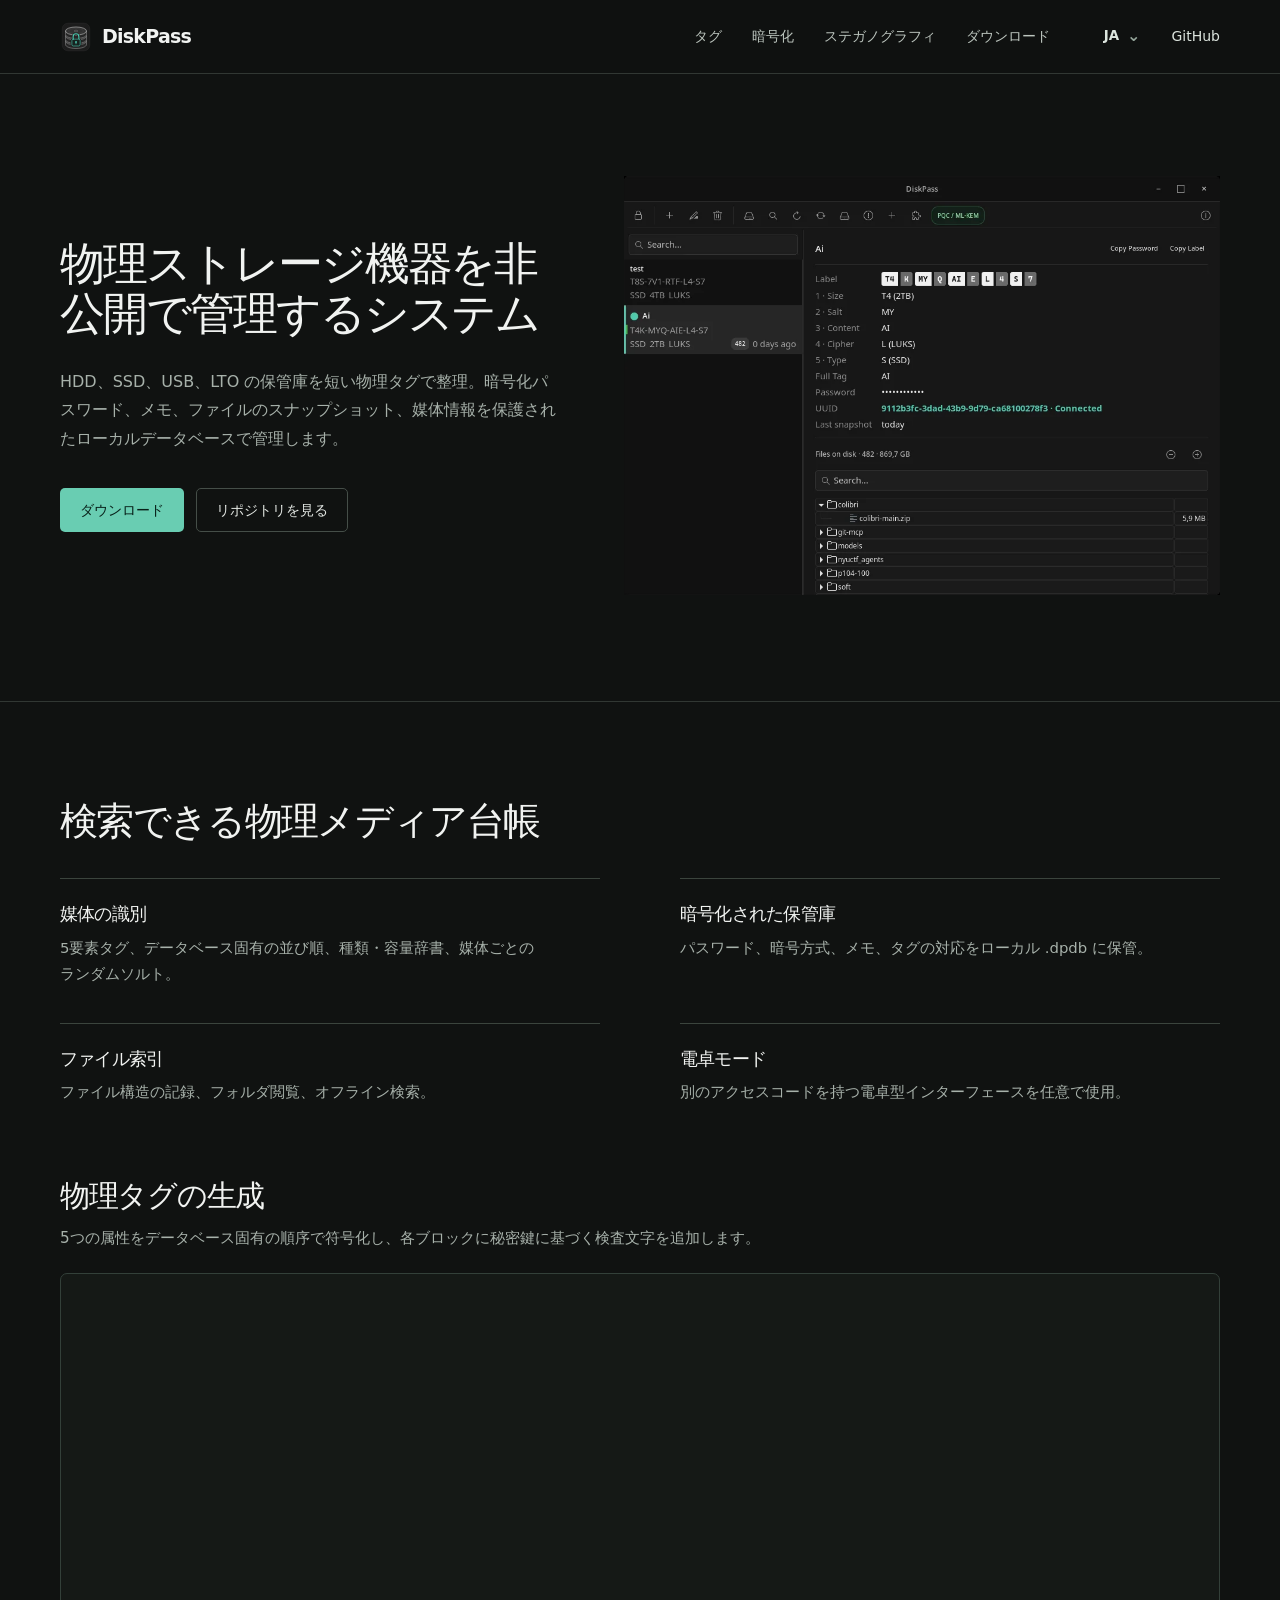
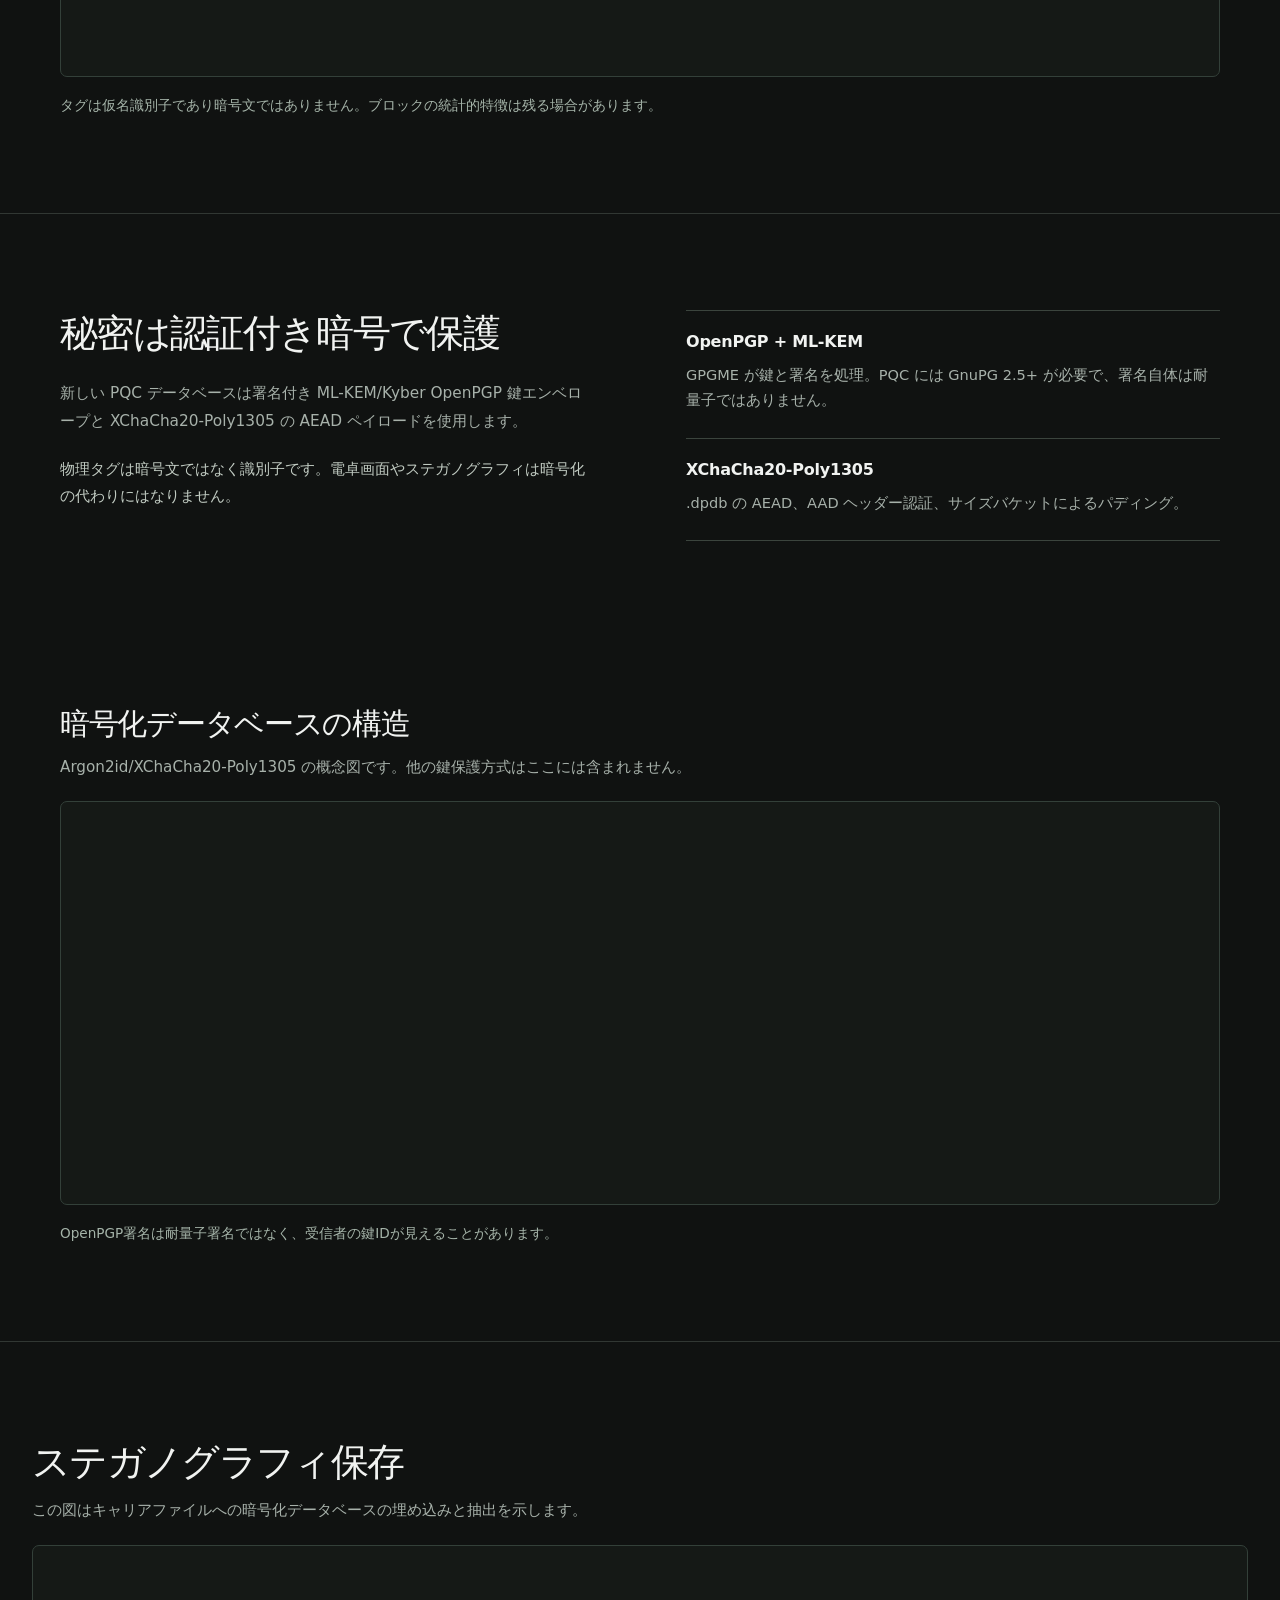
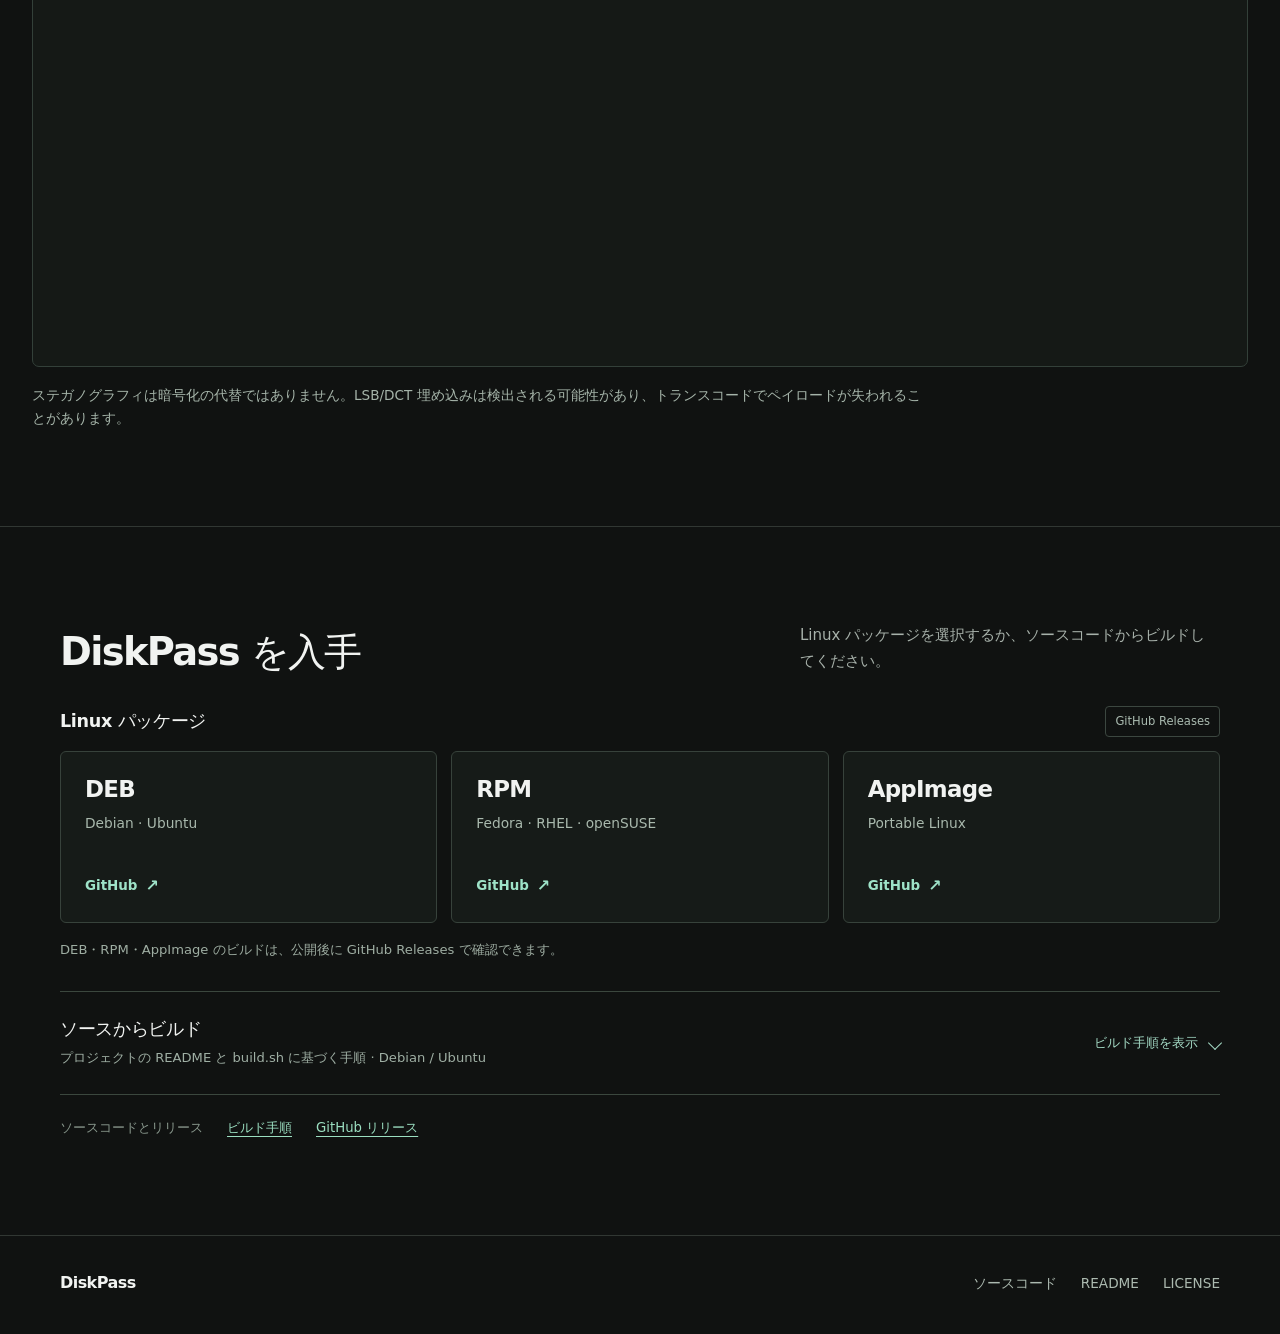
<file: ja/index.html>
<!DOCTYPE html>

<html lang="ja">
<head>
<meta charset="utf-8"/>
<meta content="width=device-width, initial-scale=1" name="viewport"/>
<meta content="default-src 'none'; style-src 'self'; img-src 'self'; font-src 'self'; script-src 'none'; connect-src 'none'; object-src 'none'; base-uri 'none'; form-action 'none'; upgrade-insecure-requests" http-equiv="Content-Security-Policy"/>
<meta content="no-referrer" name="referrer"/>
<meta content="index, follow, max-image-preview:large" name="robots"/>
<title>DiskPass — オフラインディスク管理・物理タグ・暗号化パスワード保管</title>
<meta content="DiskPassはHDD・SSD・USB・LTOをオフライン管理。5ブロックの物理タグと暗号化されたローカル .dpdb データベースでパスワード、メモ、ファイル一覧を整理します。" name="description"/>
<meta content="#141414" name="theme-color"/>
<link href="https://sergei768.github.io/Diskpass/ja/" rel="canonical"/>
<link href="https://sergei768.github.io/Diskpass/" hreflang="en" rel="alternate"/>
<link href="https://sergei768.github.io/Diskpass/ru/" hreflang="ru" rel="alternate"/>
<link href="https://sergei768.github.io/Diskpass/uk/" hreflang="uk" rel="alternate"/>
<link href="https://sergei768.github.io/Diskpass/be/" hreflang="be" rel="alternate"/>
<link href="https://sergei768.github.io/Diskpass/kk/" hreflang="kk" rel="alternate"/>
<link href="https://sergei768.github.io/Diskpass/zh-cn/" hreflang="zh-CN" rel="alternate"/>
<link href="https://sergei768.github.io/Diskpass/zh-tw/" hreflang="zh-TW" rel="alternate"/>
<link href="https://sergei768.github.io/Diskpass/ja/" hreflang="ja" rel="alternate"/>
<link href="https://sergei768.github.io/Diskpass/ko/" hreflang="ko" rel="alternate"/>
<link href="https://sergei768.github.io/Diskpass/fr/" hreflang="fr" rel="alternate"/>
<link href="https://sergei768.github.io/Diskpass/de/" hreflang="de" rel="alternate"/>
<link href="https://sergei768.github.io/Diskpass/es/" hreflang="es" rel="alternate"/>
<link href="https://sergei768.github.io/Diskpass/" hreflang="x-default" rel="alternate"/>
<link href="../assets/diskpass-icon.svg" rel="icon" type="image/svg+xml"/>
<link href="../assets/site.css" rel="stylesheet"/>
<meta content="website" property="og:type"/>
<meta content="DiskPass" property="og:site_name"/>
<meta content="ja" property="og:locale"/>
<meta content="DiskPass — オフラインディスク管理・物理タグ・暗号化パスワード保管" property="og:title"/>
<meta content="DiskPassはHDD・SSD・USB・LTOをオフライン管理。5ブロックの物理タグと暗号化されたローカル .dpdb データベースでパスワード、メモ、ファイル一覧を整理します。" property="og:description"/>
<meta content="https://sergei768.github.io/Diskpass/ja/" property="og:url"/>
<meta content="https://sergei768.github.io/Diskpass/assets/diskpass-physical-drive-manager-preview.jpg" property="og:image"/>
<meta content="1200" property="og:image:width"/>
<meta content="630" property="og:image:height"/>
<meta content="DiskPassのGTK3画面：ディスク情報、物理タグ、UUID、ファイル一覧" property="og:image:alt"/>
<meta content="summary_large_image" name="twitter:card"/>
<meta content="https://sergei768.github.io/Diskpass/assets/diskpass-physical-drive-manager-preview.jpg" name="twitter:image"/>
<meta content="DiskPassのGTK3画面：ディスク情報、物理タグ、UUID、ファイル一覧" name="twitter:image:alt"/>
<meta content="DiskPass — オフラインディスク管理・物理タグ・暗号化パスワード保管" name="twitter:title"/>
<meta content="DiskPassはHDD・SSD・USB・LTOをオフライン管理。5ブロックの物理タグと暗号化されたローカル .dpdb データベースでパスワード、メモ、ファイル一覧を整理します。" name="twitter:description"/>
<script type="application/ld+json">{"@context":"https://schema.org","@graph":[{"@type":"WebSite","@id":"https://sergei768.github.io/Diskpass/#website","url":"https://sergei768.github.io/Diskpass/","name":"DiskPass","description":"DiskPass — offline inventory and encrypted credential catalog for physical storage media.","inLanguage":["en","ru","uk","be","kk","zh-CN","zh-TW","ja","ko","fr","de","es"]},{"@type":"SoftwareApplication","@id":"https://sergei768.github.io/Diskpass/#software","name":"DiskPass","url":"https://sergei768.github.io/Diskpass/","mainEntityOfPage":{"@id":"https://sergei768.github.io/Diskpass/ja/#webpage"},"description":"DiskPassはHDD・SSD・USB・LTOをオフライン管理。5ブロックの物理タグと暗号化されたローカル .dpdb データベースでパスワード、メモ、ファイル一覧を整理します。","applicationCategory":"UtilitiesApplication","operatingSystem":"Linux","softwareRequirements":"GTK3, GPGME, libsodium; GnuPG 2.5+ with ML-KEM support for PQC databases","isAccessibleForFree":true,"codeRepository":"https://github.com/Sergei768/Diskpass","screenshot":"https://sergei768.github.io/Diskpass/assets/diskpass-gtk3-drive-manager.webp","image":"https://sergei768.github.io/Diskpass/assets/diskpass-physical-drive-manager-preview.jpg","featureList":["Five-block physical media tags","Offline disk and file inventory","Encrypted .dpdb credential database","Optional calculator interface and steganographic storage"]},{"@type":"WebPage","@id":"https://sergei768.github.io/Diskpass/ja/#webpage","url":"https://sergei768.github.io/Diskpass/ja/","name":"DiskPass — オフラインディスク管理・物理タグ・暗号化パスワード保管","description":"DiskPassはHDD・SSD・USB・LTOをオフライン管理。5ブロックの物理タグと暗号化されたローカル .dpdb データベースでパスワード、メモ、ファイル一覧を整理します。","inLanguage":"ja","isPartOf":{"@id":"https://sergei768.github.io/Diskpass/#website"},"about":{"@id":"https://sergei768.github.io/Diskpass/#software"},"primaryImageOfPage":{"@type":"ImageObject","url":"https://sergei768.github.io/Diskpass/assets/diskpass-physical-drive-manager-preview.jpg"}}]}</script>
<meta content="telephone=no" name="format-detection"/></head>
<body>
<a class="skip" href="#content">本文へ移動</a>
<header class="header"><div class="container header-inner">
<a aria-label="DiskPass" class="brand" href="../"><img alt="" height="32" src="../assets/diskpass-icon.svg" width="32"/><span>DiskPass</span></a>
<nav aria-label="メインナビゲーション" class="navlinks"><a href="#tags">タグ</a><a href="#security">暗号化</a><a href="#steganography">ステガノグラフィ</a><a href="#downloads">ダウンロード</a></nav>
<div class="nav-end"><details class="locale"><summary aria-label="言語">JA</summary><div class="localelist"><a href="../" lang="en">English</a><a href="../ru/" lang="ru">Русский</a><a href="../uk/" lang="uk">Українська</a><a href="../be/" lang="be">Беларуская</a><a href="../kk/" lang="kk">Қазақша</a><a href="../zh-cn/" lang="zh-CN">简体中文</a><a href="../zh-tw/" lang="zh-TW">繁體中文</a><a aria-current="page" href="../ja/" lang="ja">日本語</a><a href="../ko/" lang="ko">한국어</a><a href="../fr/" lang="fr">Français</a><a href="../de/" lang="de">Deutsch</a><a href="../es/" lang="es">Español</a></div></details><a class="github-link" href="https://github.com/Sergei768/Diskpass" rel="noopener noreferrer">GitHub</a></div>
</div></header>
<main id="content">
<section class="hero"><div class="container hero-grid"><div class="hero-copy">
<h1>物理ストレージ機器を非公開で管理するシステム</h1><p class="lede">HDD、SSD、USB、LTO の保管庫を短い物理タグで整理。暗号化パスワード、メモ、ファイルのスナップショット、媒体情報を保護されたローカルデータベースで管理します。</p>
<div class="actions"><a class="button primary" href="#downloads">ダウンロード</a><a class="button secondary" href="https://github.com/Sergei768/Diskpass" rel="noopener noreferrer">リポジトリを見る</a></div>
</div><figure class="app-figure"><img alt="DiskPass アプリの画面：ディスク記録、物理タグ、UUID、ファイルツリー" decoding="async" fetchpriority="high" height="732" src="../assets/diskpass-gtk3-drive-manager.webp" width="1020"/></figure></div></section>
<section class="section" id="features"><div class="container"><h2>検索できる物理メディア台帳</h2><div class="feature-grid"><article class="feature"><h3>媒体の識別</h3><p>5要素タグ、データベース固有の並び順、種類・容量辞書、媒体ごとのランダムソルト。</p></article>
<article class="feature"><h3>暗号化された保管庫</h3><p>パスワード、暗号方式、メモ、タグの対応をローカル .dpdb に保管。</p></article>
<article class="feature"><h3>ファイル索引</h3><p>ファイル構造の記録、フォルダ閲覧、オフライン検索。</p></article>
<article class="feature"><h3>電卓モード</h3><p>別のアクセスコードを持つ電卓型インターフェースを任意で使用。</p></article></div><div class="diagram-wrap" id="tags"><div class="diagram-heading"><h3>物理タグの生成</h3><p>5つの属性をデータベース固有の順序で符号化し、各ブロックに秘密鍵に基づく検査文字を追加します。</p></div>
<figure aria-label="物理タグの生成" class="diagram-graphic tag-diagram"><div aria-label="横方向にスクロールできる技術図" class="diagram-viewport" role="region" tabindex="0"><img alt="物理タグの生成 — tags" class="diagram-asset" decoding="async" height="724" loading="lazy" src="../assets/diagrams/02_physical_tag_generation_EN.png" width="2172"/></div></figure><p class="diagram-note">タグは仮名識別子であり暗号文ではありません。ブロックの統計的特徴は残る場合があります。</p></div></div></section>
<section class="section security" id="security"><div class="container security-grid"><div class="security-summary"><h2>秘密は認証付き暗号で保護</h2><p>新しい PQC データベースは署名付き ML-KEM/Kyber OpenPGP 鍵エンベロープと XChaCha20-Poly1305 の AEAD ペイロードを使用します。</p><p class="security-caveat">物理タグは暗号文ではなく識別子です。電卓画面やステガノグラフィは暗号化の代わりにはなりません。</p></div><div class="security-list"><article class="security-entry"><h3>OpenPGP + ML-KEM</h3><p>GPGME が鍵と署名を処理。PQC には GnuPG 2.5+ が必要で、署名自体は耐量子ではありません。</p></article>
<article class="security-entry"><h3>XChaCha20-Poly1305</h3><p>.dpdb の AEAD、AAD ヘッダー認証、サイズバケットによるパディング。</p></article></div><div class="diagram-wrap cryptography-graph"><div class="diagram-heading"><h3>暗号化データベースの構造</h3><p>Argon2id/XChaCha20-Poly1305 の概念図です。他の鍵保護方式はここには含まれません。</p></div>
<figure aria-label="暗号化データベースの構造" class="diagram-graphic crypto-diagram"><div aria-label="横方向にスクロールできる技術図" class="diagram-viewport" role="region" tabindex="0"><img alt="暗号化データベースの構造 — security" class="diagram-asset" decoding="async" height="724" loading="lazy" src="../assets/diagrams/01_database_encryption_EN.png" width="2172"/></div></figure><p class="diagram-note">OpenPGP署名は耐量子署名ではなく、受信者の鍵IDが見えることがあります。</p></div></div></section>
<section class="section stego-section" id="steganography"><div class="container"><div class="diagram-heading"><h2>ステガノグラフィ保存</h2><p>この図はキャリアファイルへの暗号化データベースの埋め込みと抽出を示します。</p></div>
<figure aria-label="ステガノグラフィ保存" class="diagram-graphic stego-diagram"><div aria-label="横方向にスクロールできる技術図" class="diagram-viewport" role="region" tabindex="0"><img alt="ステガノグラフィ保存 — steganography" class="diagram-asset" decoding="async" height="724" loading="lazy" src="../assets/diagrams/03_steganography_algorithm_EN.png" width="2172"/></div></figure><p class="diagram-note">ステガノグラフィは暗号化の代替ではありません。LSB/DCT 埋め込みは検出される可能性があり、トランスコードでペイロードが失われることがあります。</p></div></section><section class="section downloads" id="downloads"><div class="container install-container">
  <div class="install-top"><h2>DiskPass を入手</h2><p>Linux パッケージを選択するか、ソースコードからビルドしてください。</p></div>
  <div class="install-headers"><h3 id="package-options">Linux パッケージ</h3><span class="install-label">GitHub Releases</span></div>
  <div class="install-packages"><a class="install-card" target="_blank" rel="noopener noreferrer" href="https://github.com/Sergei768/Diskpass/releases" data-package="deb" aria-label="GitHub Releases"><span class="install-format">DEB</span><span class="install-compat">Debian · Ubuntu</span><span class="install-card-link">GitHub<span aria-hidden="true">↗</span></span></a><a class="install-card" target="_blank" rel="noopener noreferrer" href="https://github.com/Sergei768/Diskpass/releases" data-package="rpm" aria-label="GitHub Releases"><span class="install-format">RPM</span><span class="install-compat">Fedora · RHEL · openSUSE</span><span class="install-card-link">GitHub<span aria-hidden="true">↗</span></span></a><a class="install-card" target="_blank" rel="noopener noreferrer" href="https://github.com/Sergei768/Diskpass/releases" data-package="appimage" aria-label="GitHub Releases"><span class="install-format">AppImage</span><span class="install-compat">Portable Linux</span><span class="install-card-link">GitHub<span aria-hidden="true">↗</span></span></a></div>
  <p class="install-disclaimer">DEB・RPM・AppImage のビルドは、公開後に GitHub Releases で確認できます。</p>
  <details class="install-source" id="source-build">
    <summary><span class="install-source-text"><strong>ソースからビルド</strong><small>プロジェクトの README と build.sh に基づく手順 · Debian / Ubuntu</small></span><span class="install-expand">ビルド手順を表示<span class="install-chevron" aria-hidden="true"></span></span></summary>
    <div class="install-steps">
      <div class="install-step"><h4><span>01</span>依存パッケージをインストール</h4><pre><code>sudo apt install git build-essential pkg-config \
  libgtk-3-dev libglib2.0-dev libgpgme-dev \
  libsodium-dev libcjson-dev libjpeg-dev libwebp-dev \
  libpango1.0-dev liblzma-dev imagemagick \
  bluez fonts-dejavu-core</code></pre></div>
      <div class="install-step"><h4><span>02</span>クローンしてビルド</h4><pre><code>git clone https://github.com/Sergei768/Diskpass.git
cd Diskpass
chmod +x ./build.sh
./build.sh</code></pre></div>
      <div class="install-step"><h4><span>03</span>DiskPass を起動</h4><pre><code>diskpass</code></pre></div>
      <p class="install-build-note">build.sh は sudo を使わず一般ユーザーで実行してください。GPGME ≥ 1.24.1 が必要です。PQC には ML-KEM 対応の GnuPG 2.5+ も必要です。古いディストリビューションでは必要なバージョンが利用できない場合があります。</p>
    </div>
  </details>
  <div class="install-links"><span>ソースコードとリリース</span><a href="https://github.com/Sergei768/Diskpass/blob/main/README.md" rel="noopener noreferrer">ビルド手順</a><a href="https://github.com/Sergei768/Diskpass/releases" rel="noopener noreferrer">GitHub リリース</a></div>
</div></section>
</main>
<footer class="footer"><div class="container footer-inner"><span class="footer-brand">DiskPass</span><nav aria-label="GitHub"><a href="https://github.com/Sergei768/Diskpass" rel="noopener noreferrer">ソースコード</a><a href="https://github.com/Sergei768/Diskpass/blob/main/README.md" rel="noopener noreferrer">README</a><a href="https://github.com/Sergei768/Diskpass/blob/main/LICENSE" rel="noopener noreferrer">LICENSE</a></nav></div></footer>
</body>
</html>
</file>
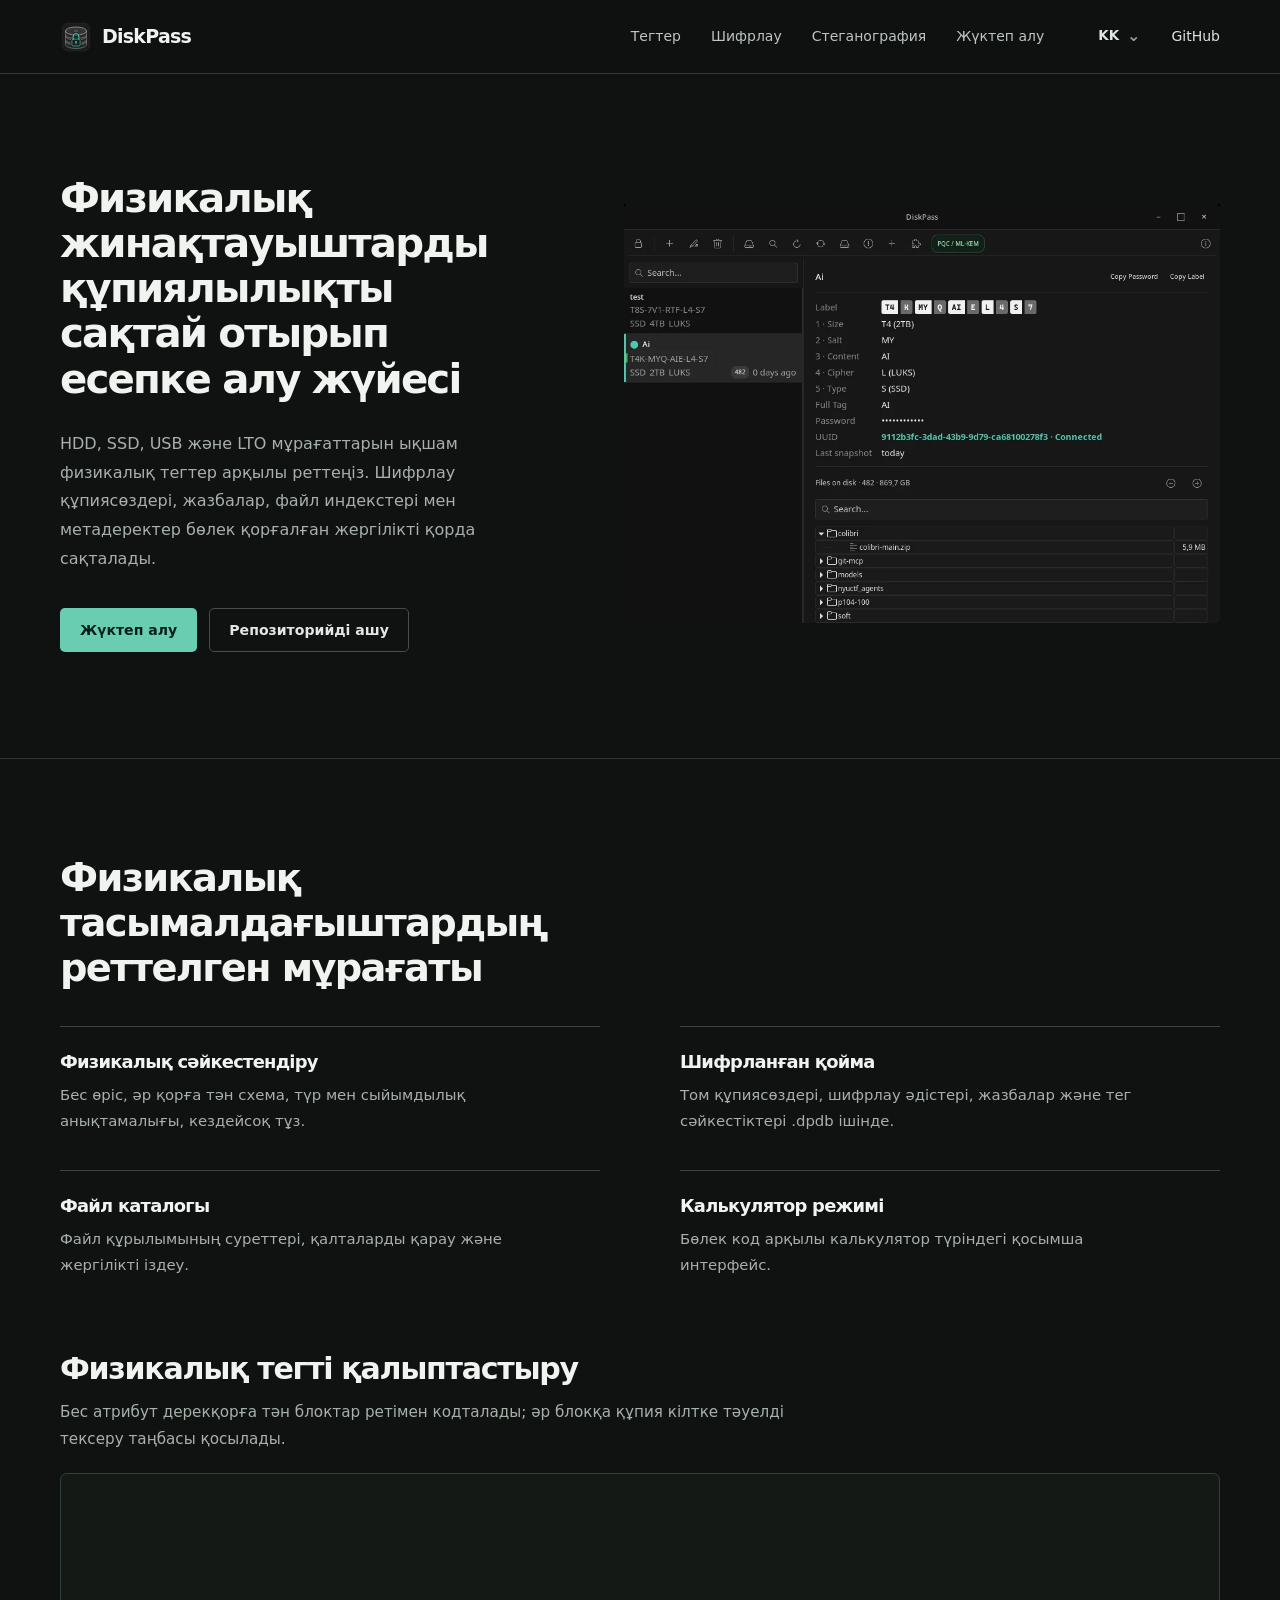
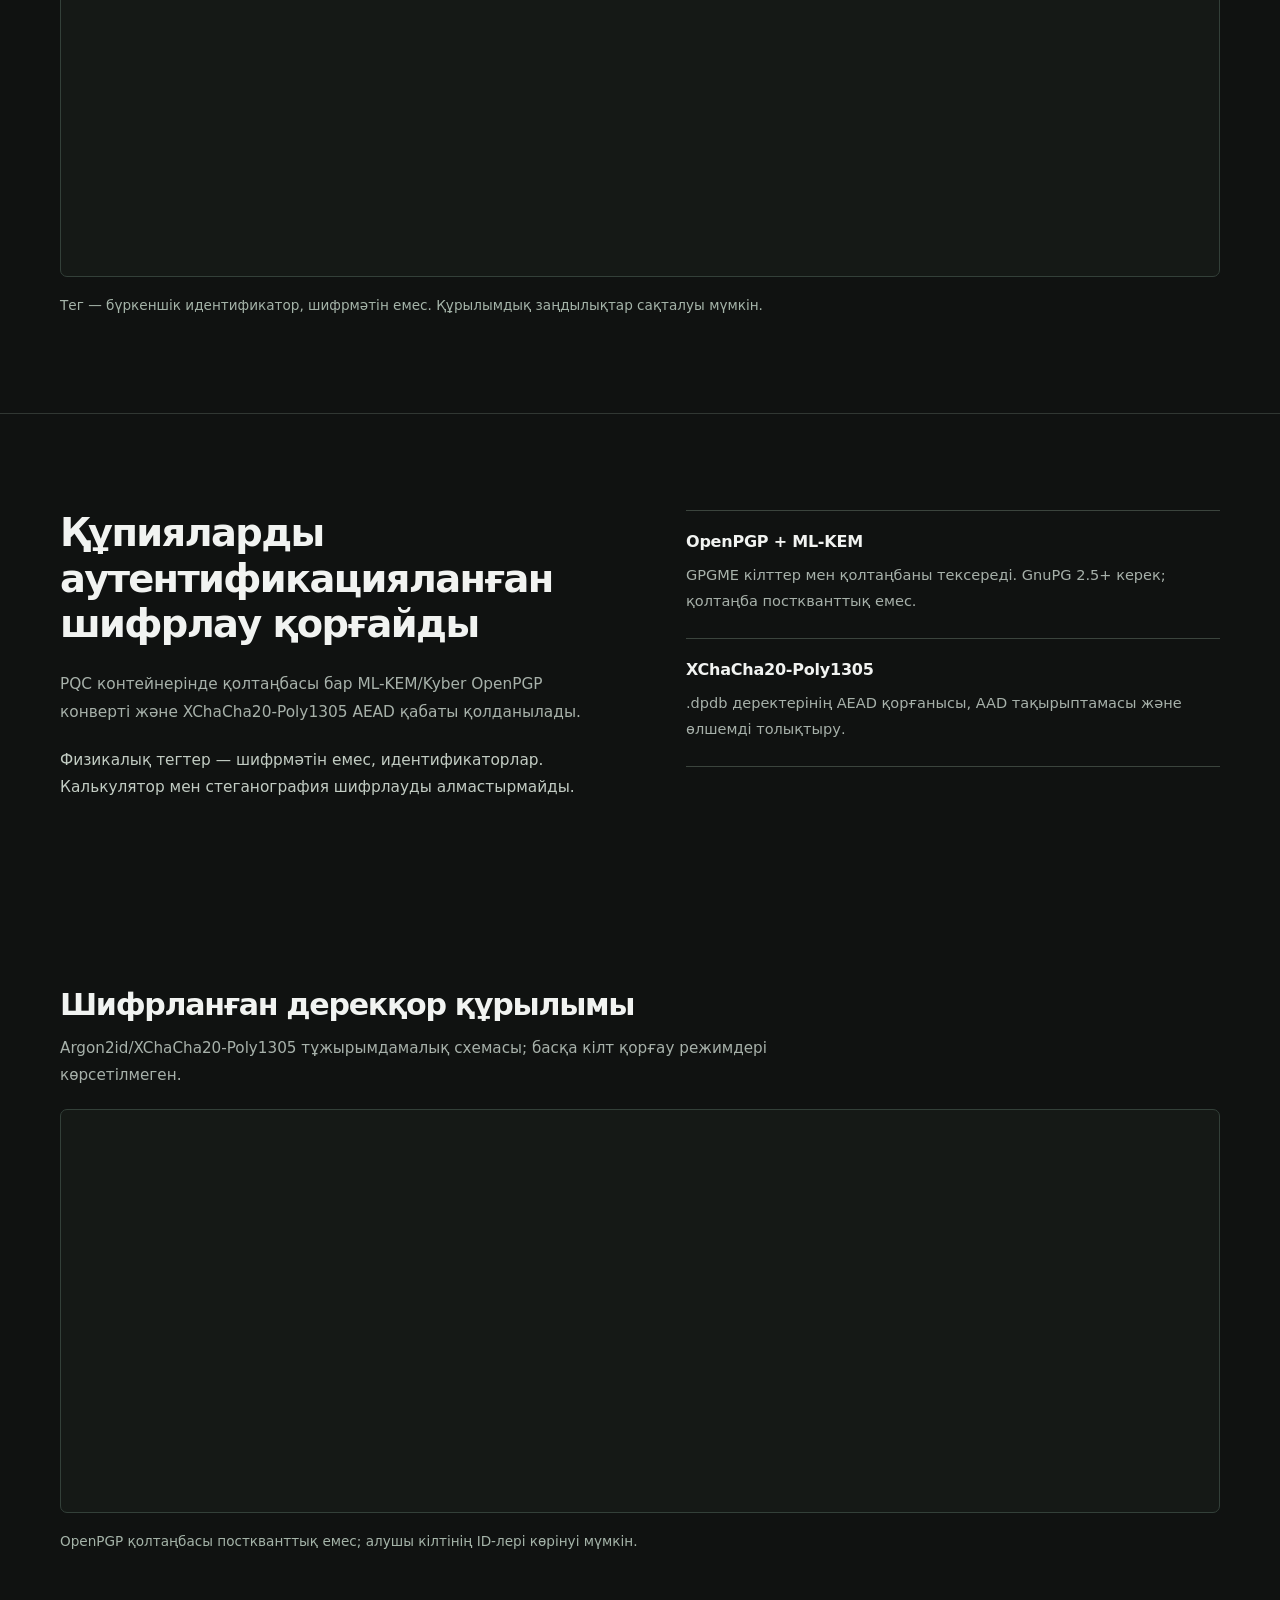
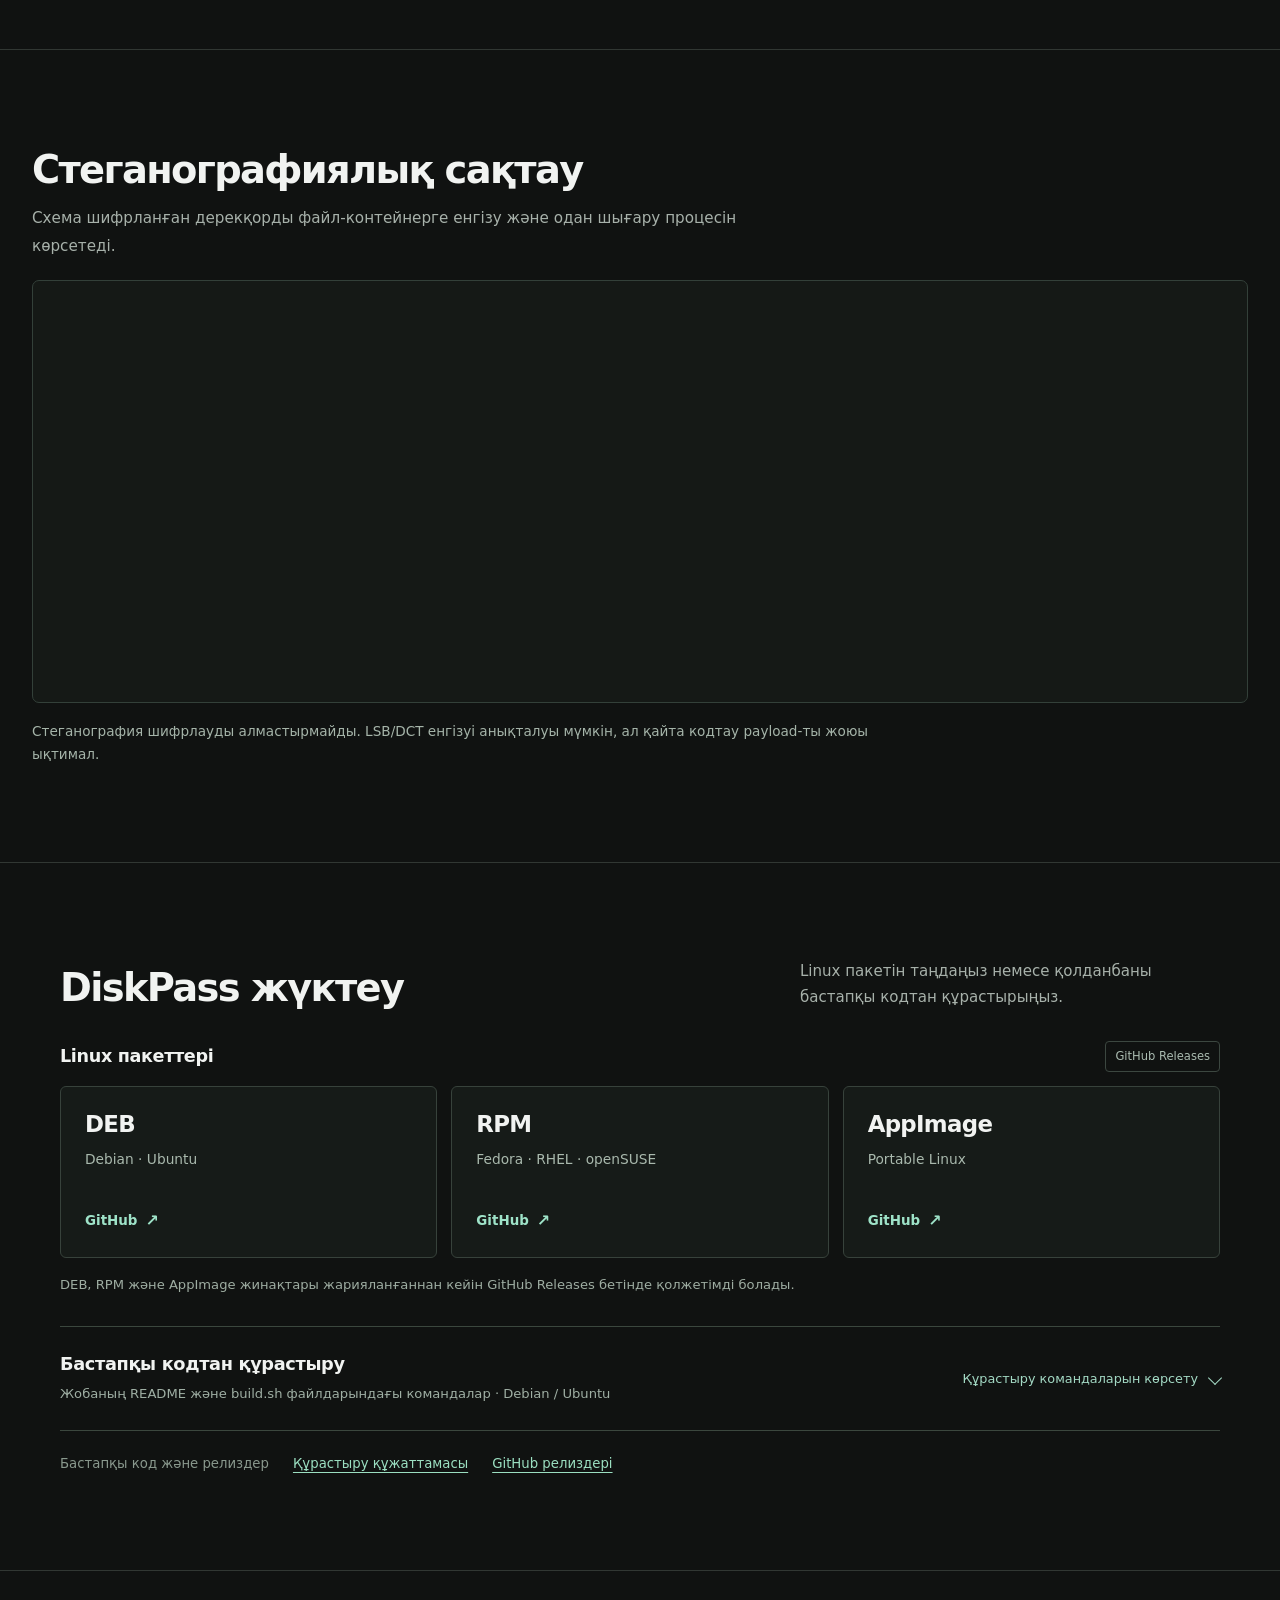
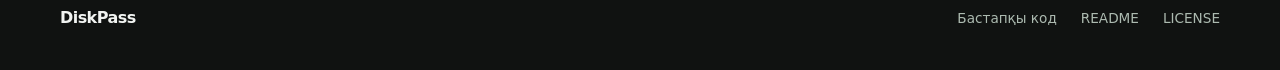
<file: kk/index.html>
<!DOCTYPE html>

<html lang="kk">
<head>
<meta charset="utf-8"/>
<meta content="width=device-width, initial-scale=1" name="viewport"/>
<meta content="default-src 'none'; style-src 'self'; img-src 'self'; font-src 'self'; script-src 'none'; connect-src 'none'; object-src 'none'; base-uri 'none'; form-action 'none'; upgrade-insecure-requests" http-equiv="Content-Security-Policy"/>
<meta content="no-referrer" name="referrer"/>
<meta content="index, follow, max-image-preview:large" name="robots"/>
<title>DiskPass — HDD және SSD есебі, белгілер мен шифрланған құпиясөздер</title>
<meta content="DiskPass HDD, SSD, USB және LTO тасымалдағыштарын офлайн есепке алады: физикалық белгілер, шифрланған .dpdb құпиясөз базасы, файл тізімі және архивтен іздеу." name="description"/>
<meta content="#141414" name="theme-color"/>
<link href="https://sergei768.github.io/Diskpass/kk/" rel="canonical"/>
<link href="https://sergei768.github.io/Diskpass/" hreflang="en" rel="alternate"/>
<link href="https://sergei768.github.io/Diskpass/ru/" hreflang="ru" rel="alternate"/>
<link href="https://sergei768.github.io/Diskpass/uk/" hreflang="uk" rel="alternate"/>
<link href="https://sergei768.github.io/Diskpass/be/" hreflang="be" rel="alternate"/>
<link href="https://sergei768.github.io/Diskpass/kk/" hreflang="kk" rel="alternate"/>
<link href="https://sergei768.github.io/Diskpass/zh-cn/" hreflang="zh-CN" rel="alternate"/>
<link href="https://sergei768.github.io/Diskpass/zh-tw/" hreflang="zh-TW" rel="alternate"/>
<link href="https://sergei768.github.io/Diskpass/ja/" hreflang="ja" rel="alternate"/>
<link href="https://sergei768.github.io/Diskpass/ko/" hreflang="ko" rel="alternate"/>
<link href="https://sergei768.github.io/Diskpass/fr/" hreflang="fr" rel="alternate"/>
<link href="https://sergei768.github.io/Diskpass/de/" hreflang="de" rel="alternate"/>
<link href="https://sergei768.github.io/Diskpass/es/" hreflang="es" rel="alternate"/>
<link href="https://sergei768.github.io/Diskpass/" hreflang="x-default" rel="alternate"/>
<link href="../assets/diskpass-icon.svg" rel="icon" type="image/svg+xml"/>
<link href="../assets/site.css" rel="stylesheet"/>
<meta content="website" property="og:type"/>
<meta content="DiskPass" property="og:site_name"/>
<meta content="kk" property="og:locale"/>
<meta content="DiskPass — HDD және SSD есебі, белгілер мен шифрланған құпиясөздер" property="og:title"/>
<meta content="DiskPass HDD, SSD, USB және LTO тасымалдағыштарын офлайн есепке алады: физикалық белгілер, шифрланған .dpdb құпиясөз базасы, файл тізімі және архивтен іздеу." property="og:description"/>
<meta content="https://sergei768.github.io/Diskpass/kk/" property="og:url"/>
<meta content="https://sergei768.github.io/Diskpass/assets/diskpass-physical-drive-manager-preview.jpg" property="og:image"/>
<meta content="1200" property="og:image:width"/>
<meta content="630" property="og:image:height"/>
<meta content="DiskPass GTK3 интерфейсі: диск жазбасы, физикалық белгі, UUID және файл каталогы" property="og:image:alt"/>
<meta content="summary_large_image" name="twitter:card"/>
<meta content="https://sergei768.github.io/Diskpass/assets/diskpass-physical-drive-manager-preview.jpg" name="twitter:image"/>
<meta content="DiskPass GTK3 интерфейсі: диск жазбасы, физикалық белгі, UUID және файл каталогы" name="twitter:image:alt"/>
<meta content="DiskPass — HDD және SSD есебі, белгілер мен шифрланған құпиясөздер" name="twitter:title"/>
<meta content="DiskPass HDD, SSD, USB және LTO тасымалдағыштарын офлайн есепке алады: физикалық белгілер, шифрланған .dpdb құпиясөз базасы, файл тізімі және архивтен іздеу." name="twitter:description"/>
<script type="application/ld+json">{"@context":"https://schema.org","@graph":[{"@type":"WebSite","@id":"https://sergei768.github.io/Diskpass/#website","url":"https://sergei768.github.io/Diskpass/","name":"DiskPass","description":"DiskPass — offline inventory and encrypted credential catalog for physical storage media.","inLanguage":["en","ru","uk","be","kk","zh-CN","zh-TW","ja","ko","fr","de","es"]},{"@type":"SoftwareApplication","@id":"https://sergei768.github.io/Diskpass/#software","name":"DiskPass","url":"https://sergei768.github.io/Diskpass/","mainEntityOfPage":{"@id":"https://sergei768.github.io/Diskpass/kk/#webpage"},"description":"DiskPass HDD, SSD, USB және LTO тасымалдағыштарын офлайн есепке алады: физикалық белгілер, шифрланған .dpdb құпиясөз базасы, файл тізімі және архивтен іздеу.","applicationCategory":"UtilitiesApplication","operatingSystem":"Linux","softwareRequirements":"GTK3, GPGME, libsodium; GnuPG 2.5+ with ML-KEM support for PQC databases","isAccessibleForFree":true,"codeRepository":"https://github.com/Sergei768/Diskpass","screenshot":"https://sergei768.github.io/Diskpass/assets/diskpass-gtk3-drive-manager.webp","image":"https://sergei768.github.io/Diskpass/assets/diskpass-physical-drive-manager-preview.jpg","featureList":["Five-block physical media tags","Offline disk and file inventory","Encrypted .dpdb credential database","Optional calculator interface and steganographic storage"]},{"@type":"WebPage","@id":"https://sergei768.github.io/Diskpass/kk/#webpage","url":"https://sergei768.github.io/Diskpass/kk/","name":"DiskPass — HDD және SSD есебі, белгілер мен шифрланған құпиясөздер","description":"DiskPass HDD, SSD, USB және LTO тасымалдағыштарын офлайн есепке алады: физикалық белгілер, шифрланған .dpdb құпиясөз базасы, файл тізімі және архивтен іздеу.","inLanguage":"kk","isPartOf":{"@id":"https://sergei768.github.io/Diskpass/#website"},"about":{"@id":"https://sergei768.github.io/Diskpass/#software"},"primaryImageOfPage":{"@type":"ImageObject","url":"https://sergei768.github.io/Diskpass/assets/diskpass-physical-drive-manager-preview.jpg"}}]}</script>
<meta content="telephone=no" name="format-detection"/></head>
<body>
<a class="skip" href="#content">Негізгі мазмұнға өту</a>
<header class="header"><div class="container header-inner">
<a aria-label="DiskPass" class="brand" href="../"><img alt="" height="32" src="../assets/diskpass-icon.svg" width="32"/><span>DiskPass</span></a>
<nav aria-label="Негізгі навигация" class="navlinks"><a href="#tags">Тегтер</a><a href="#security">Шифрлау</a><a href="#steganography">Стеганография</a><a href="#downloads">Жүктеп алу</a></nav>
<div class="nav-end"><details class="locale"><summary aria-label="Тіл">KK</summary><div class="localelist"><a href="../" lang="en">English</a><a href="../ru/" lang="ru">Русский</a><a href="../uk/" lang="uk">Українська</a><a href="../be/" lang="be">Беларуская</a><a aria-current="page" href="../kk/" lang="kk">Қазақша</a><a href="../zh-cn/" lang="zh-CN">简体中文</a><a href="../zh-tw/" lang="zh-TW">繁體中文</a><a href="../ja/" lang="ja">日本語</a><a href="../ko/" lang="ko">한국어</a><a href="../fr/" lang="fr">Français</a><a href="../de/" lang="de">Deutsch</a><a href="../es/" lang="es">Español</a></div></details><a class="github-link" href="https://github.com/Sergei768/Diskpass" rel="noopener noreferrer">GitHub</a></div>
</div></header>
<main id="content">
<section class="hero"><div class="container hero-grid"><div class="hero-copy">
<h1>Физикалық жинақтауыштарды құпиялылықты сақтай отырып есепке алу жүйесі</h1><p class="lede">HDD, SSD, USB және LTO мұрағаттарын ықшам физикалық тегтер арқылы реттеңіз. Шифрлау құпиясөздері, жазбалар, файл индекстері мен метадеректер бөлек қорғалған жергілікті қорда сақталады.</p>
<div class="actions"><a class="button primary" href="#downloads">Жүктеп алу</a><a class="button secondary" href="https://github.com/Sergei768/Diskpass" rel="noopener noreferrer">Репозиторийді ашу</a></div>
</div><figure class="app-figure"><img alt="DiskPass интерфейсі: диск жазбасы, физикалық тег, UUID және файлдар ағашы" decoding="async" fetchpriority="high" height="732" src="../assets/diskpass-gtk3-drive-manager.webp" width="1020"/></figure></div></section>
<section class="section" id="features"><div class="container"><h2>Физикалық тасымалдағыштардың реттелген мұрағаты</h2><div class="feature-grid"><article class="feature"><h3>Физикалық сәйкестендіру</h3><p>Бес өріс, әр қорға тән схема, түр мен сыйымдылық анықтамалығы, кездейсоқ тұз.</p></article>
<article class="feature"><h3>Шифрланған қойма</h3><p>Том құпиясөздері, шифрлау әдістері, жазбалар және тег сәйкестіктері .dpdb ішінде.</p></article>
<article class="feature"><h3>Файл каталогы</h3><p>Файл құрылымының суреттері, қалталарды қарау және жергілікті іздеу.</p></article>
<article class="feature"><h3>Калькулятор режимі</h3><p>Бөлек код арқылы калькулятор түріндегі қосымша интерфейс.</p></article></div><div class="diagram-wrap" id="tags"><div class="diagram-heading"><h3>Физикалық тегті қалыптастыру</h3><p>Бес атрибут дерекқорға тән блоктар ретімен кодталады; әр блокқа құпия кілтке тәуелді тексеру таңбасы қосылады.</p></div>
<figure aria-label="Физикалық тегті қалыптастыру" class="diagram-graphic tag-diagram"><div aria-label="Көлденең айналдырылатын техникалық схема" class="diagram-viewport" role="region" tabindex="0"><img alt="Физикалық тегті қалыптастыру — tags" class="diagram-asset" decoding="async" height="724" loading="lazy" src="../assets/diagrams/02_physical_tag_generation_EN.png" width="2172"/></div></figure><p class="diagram-note">Тег — бүркеншік идентификатор, шифрмәтін емес. Құрылымдық заңдылықтар сақталуы мүмкін.</p></div></div></section>
<section class="section security" id="security"><div class="container security-grid"><div class="security-summary"><h2>Құпияларды аутентификацияланған шифрлау қорғайды</h2><p>PQC контейнерінде қолтаңбасы бар ML-KEM/Kyber OpenPGP конверті және XChaCha20-Poly1305 AEAD қабаты қолданылады.</p><p class="security-caveat">Физикалық тегтер — шифрмәтін емес, идентификаторлар. Калькулятор мен стеганография шифрлауды алмастырмайды.</p></div><div class="security-list"><article class="security-entry"><h3>OpenPGP + ML-KEM</h3><p>GPGME кілттер мен қолтаңбаны тексереді. GnuPG 2.5+ керек; қолтаңба посткванттық емес.</p></article>
<article class="security-entry"><h3>XChaCha20-Poly1305</h3><p>.dpdb деректерінің AEAD қорғанысы, AAD тақырыптамасы және өлшемді толықтыру.</p></article></div><div class="diagram-wrap cryptography-graph"><div class="diagram-heading"><h3>Шифрланған дерекқор құрылымы</h3><p>Argon2id/XChaCha20-Poly1305 тұжырымдамалық схемасы; басқа кілт қорғау режимдері көрсетілмеген.</p></div>
<figure aria-label="Шифрланған дерекқор құрылымы" class="diagram-graphic crypto-diagram"><div aria-label="Көлденең айналдырылатын техникалық схема" class="diagram-viewport" role="region" tabindex="0"><img alt="Шифрланған дерекқор құрылымы — security" class="diagram-asset" decoding="async" height="724" loading="lazy" src="../assets/diagrams/01_database_encryption_EN.png" width="2172"/></div></figure><p class="diagram-note">OpenPGP қолтаңбасы посткванттық емес; алушы кілтінің ID-лері көрінуі мүмкін.</p></div></div></section>
<section class="section stego-section" id="steganography"><div class="container"><div class="diagram-heading"><h2>Стеганографиялық сақтау</h2><p>Схема шифрланған дерекқорды файл-контейнерге енгізу және одан шығару процесін көрсетеді.</p></div>
<figure aria-label="Стеганографиялық сақтау" class="diagram-graphic stego-diagram"><div aria-label="Көлденең айналдырылатын техникалық схема" class="diagram-viewport" role="region" tabindex="0"><img alt="Стеганографиялық сақтау — steganography" class="diagram-asset" decoding="async" height="724" loading="lazy" src="../assets/diagrams/03_steganography_algorithm_EN.png" width="2172"/></div></figure><p class="diagram-note">Стеганография шифрлауды алмастырмайды. LSB/DCT енгізуі анықталуы мүмкін, ал қайта кодтау payload-ты жоюы ықтимал.</p></div></section><section class="section downloads" id="downloads"><div class="container install-container">
  <div class="install-top"><h2>DiskPass жүктеу</h2><p>Linux пакетін таңдаңыз немесе қолданбаны бастапқы кодтан құрастырыңыз.</p></div>
  <div class="install-headers"><h3 id="package-options">Linux пакеттері</h3><span class="install-label">GitHub Releases</span></div>
  <div class="install-packages"><a class="install-card" target="_blank" rel="noopener noreferrer" href="https://github.com/Sergei768/Diskpass/releases" data-package="deb" aria-label="GitHub Releases"><span class="install-format">DEB</span><span class="install-compat">Debian · Ubuntu</span><span class="install-card-link">GitHub<span aria-hidden="true">↗</span></span></a><a class="install-card" target="_blank" rel="noopener noreferrer" href="https://github.com/Sergei768/Diskpass/releases" data-package="rpm" aria-label="GitHub Releases"><span class="install-format">RPM</span><span class="install-compat">Fedora · RHEL · openSUSE</span><span class="install-card-link">GitHub<span aria-hidden="true">↗</span></span></a><a class="install-card" target="_blank" rel="noopener noreferrer" href="https://github.com/Sergei768/Diskpass/releases" data-package="appimage" aria-label="GitHub Releases"><span class="install-format">AppImage</span><span class="install-compat">Portable Linux</span><span class="install-card-link">GitHub<span aria-hidden="true">↗</span></span></a></div>
  <p class="install-disclaimer">DEB, RPM және AppImage жинақтары жарияланғаннан кейін GitHub Releases бетінде қолжетімді болады.</p>
  <details class="install-source" id="source-build">
    <summary><span class="install-source-text"><strong>Бастапқы кодтан құрастыру</strong><small>Жобаның README және build.sh файлдарындағы командалар · Debian / Ubuntu</small></span><span class="install-expand">Құрастыру командаларын көрсету<span class="install-chevron" aria-hidden="true"></span></span></summary>
    <div class="install-steps">
      <div class="install-step"><h4><span>01</span>Тәуелділіктерді орнатыңыз</h4><pre><code>sudo apt install git build-essential pkg-config \
  libgtk-3-dev libglib2.0-dev libgpgme-dev \
  libsodium-dev libcjson-dev libjpeg-dev libwebp-dev \
  libpango1.0-dev liblzma-dev imagemagick \
  bluez fonts-dejavu-core</code></pre></div>
      <div class="install-step"><h4><span>02</span>Кодты көшіріп, құрастырыңыз</h4><pre><code>git clone https://github.com/Sergei768/Diskpass.git
cd Diskpass
chmod +x ./build.sh
./build.sh</code></pre></div>
      <div class="install-step"><h4><span>03</span>DiskPass іске қосыңыз</h4><pre><code>diskpass</code></pre></div>
      <p class="install-build-note">build.sh скриптін sudo қолданбай, кәдімгі пайдаланушы ретінде іске қосыңыз. GPGME ≥ 1.24.1 қажет, PQC үшін ML-KEM қолдайтын GnuPG 2.5+ керек. Ескі дистрибутивтерде бұл нұсқалар болмауы мүмкін.</p>
    </div>
  </details>
  <div class="install-links"><span>Бастапқы код және релиздер</span><a href="https://github.com/Sergei768/Diskpass/blob/main/README.md" rel="noopener noreferrer">Құрастыру құжаттамасы</a><a href="https://github.com/Sergei768/Diskpass/releases" rel="noopener noreferrer">GitHub релиздері</a></div>
</div></section>
</main>
<footer class="footer"><div class="container footer-inner"><span class="footer-brand">DiskPass</span><nav aria-label="GitHub"><a href="https://github.com/Sergei768/Diskpass" rel="noopener noreferrer">Бастапқы код</a><a href="https://github.com/Sergei768/Diskpass/blob/main/README.md" rel="noopener noreferrer">README</a><a href="https://github.com/Sergei768/Diskpass/blob/main/LICENSE" rel="noopener noreferrer">LICENSE</a></nav></div></footer>
</body>
</html>
</file>
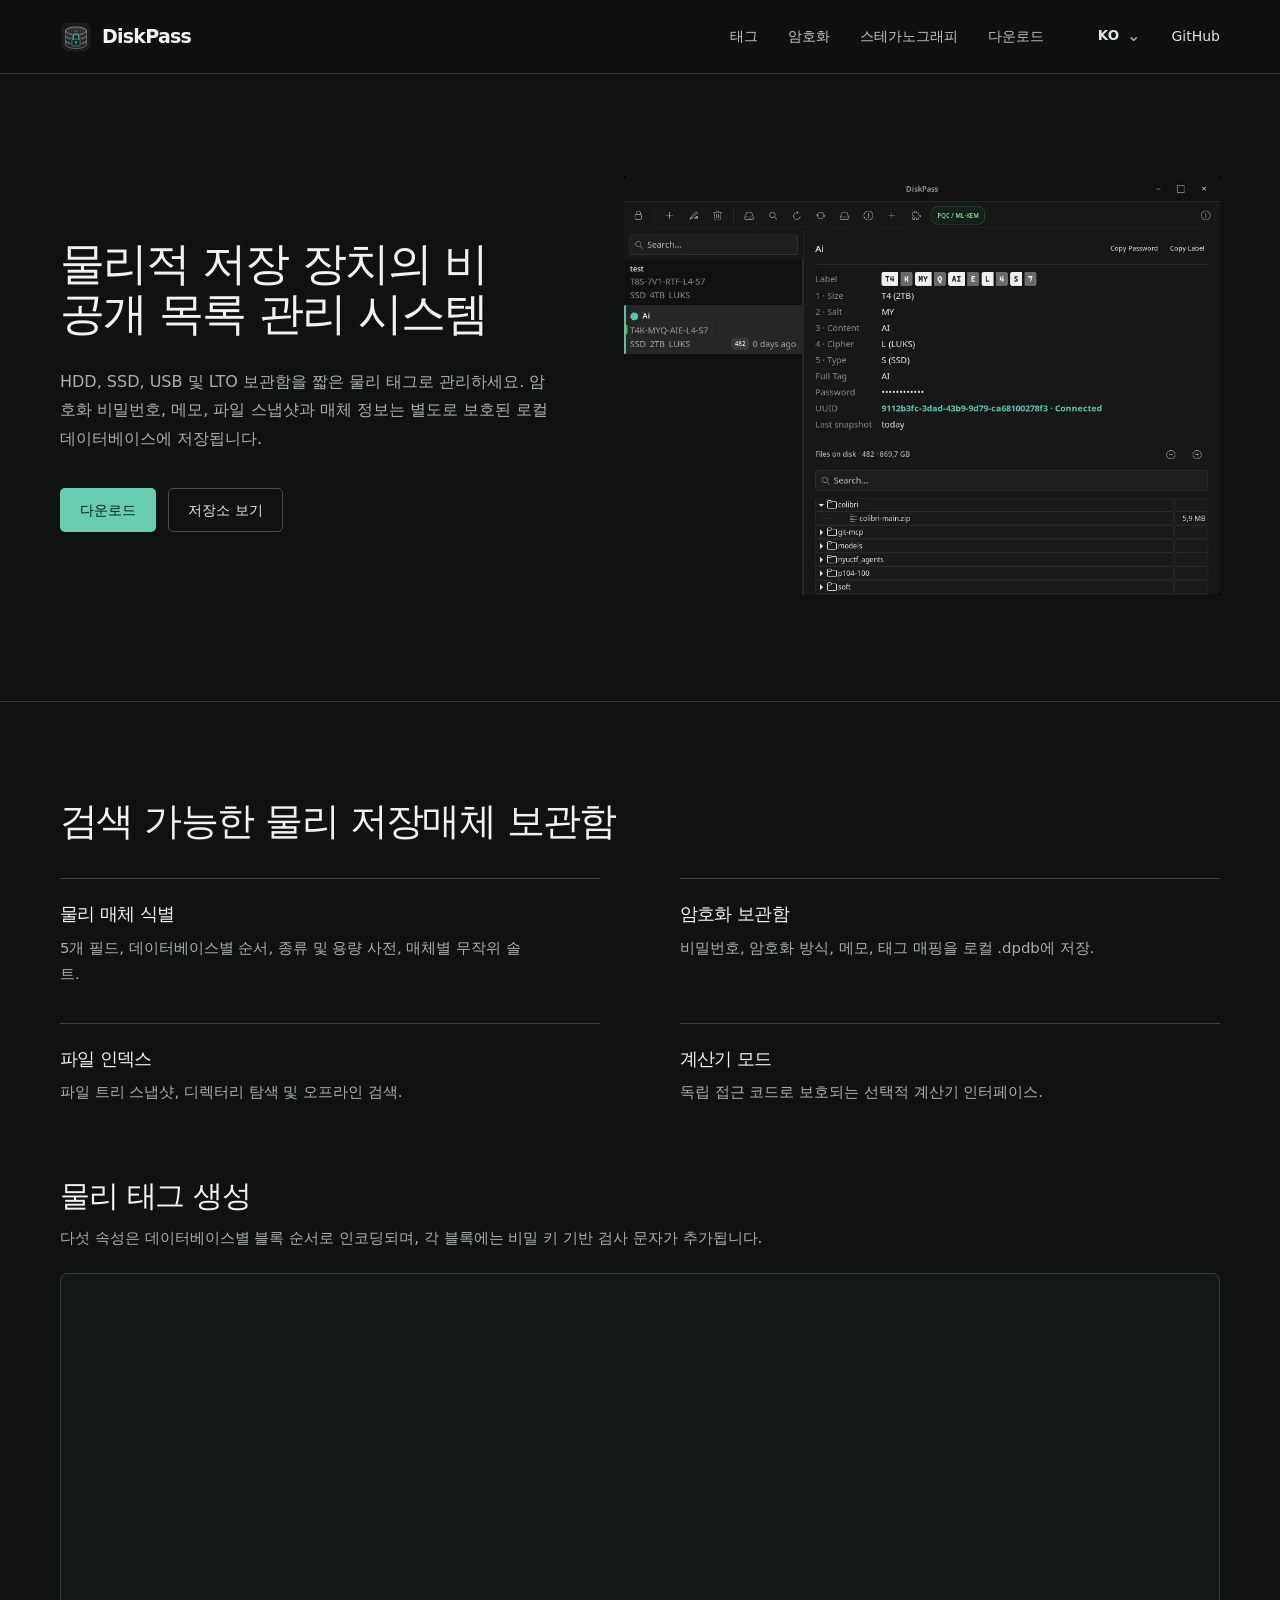
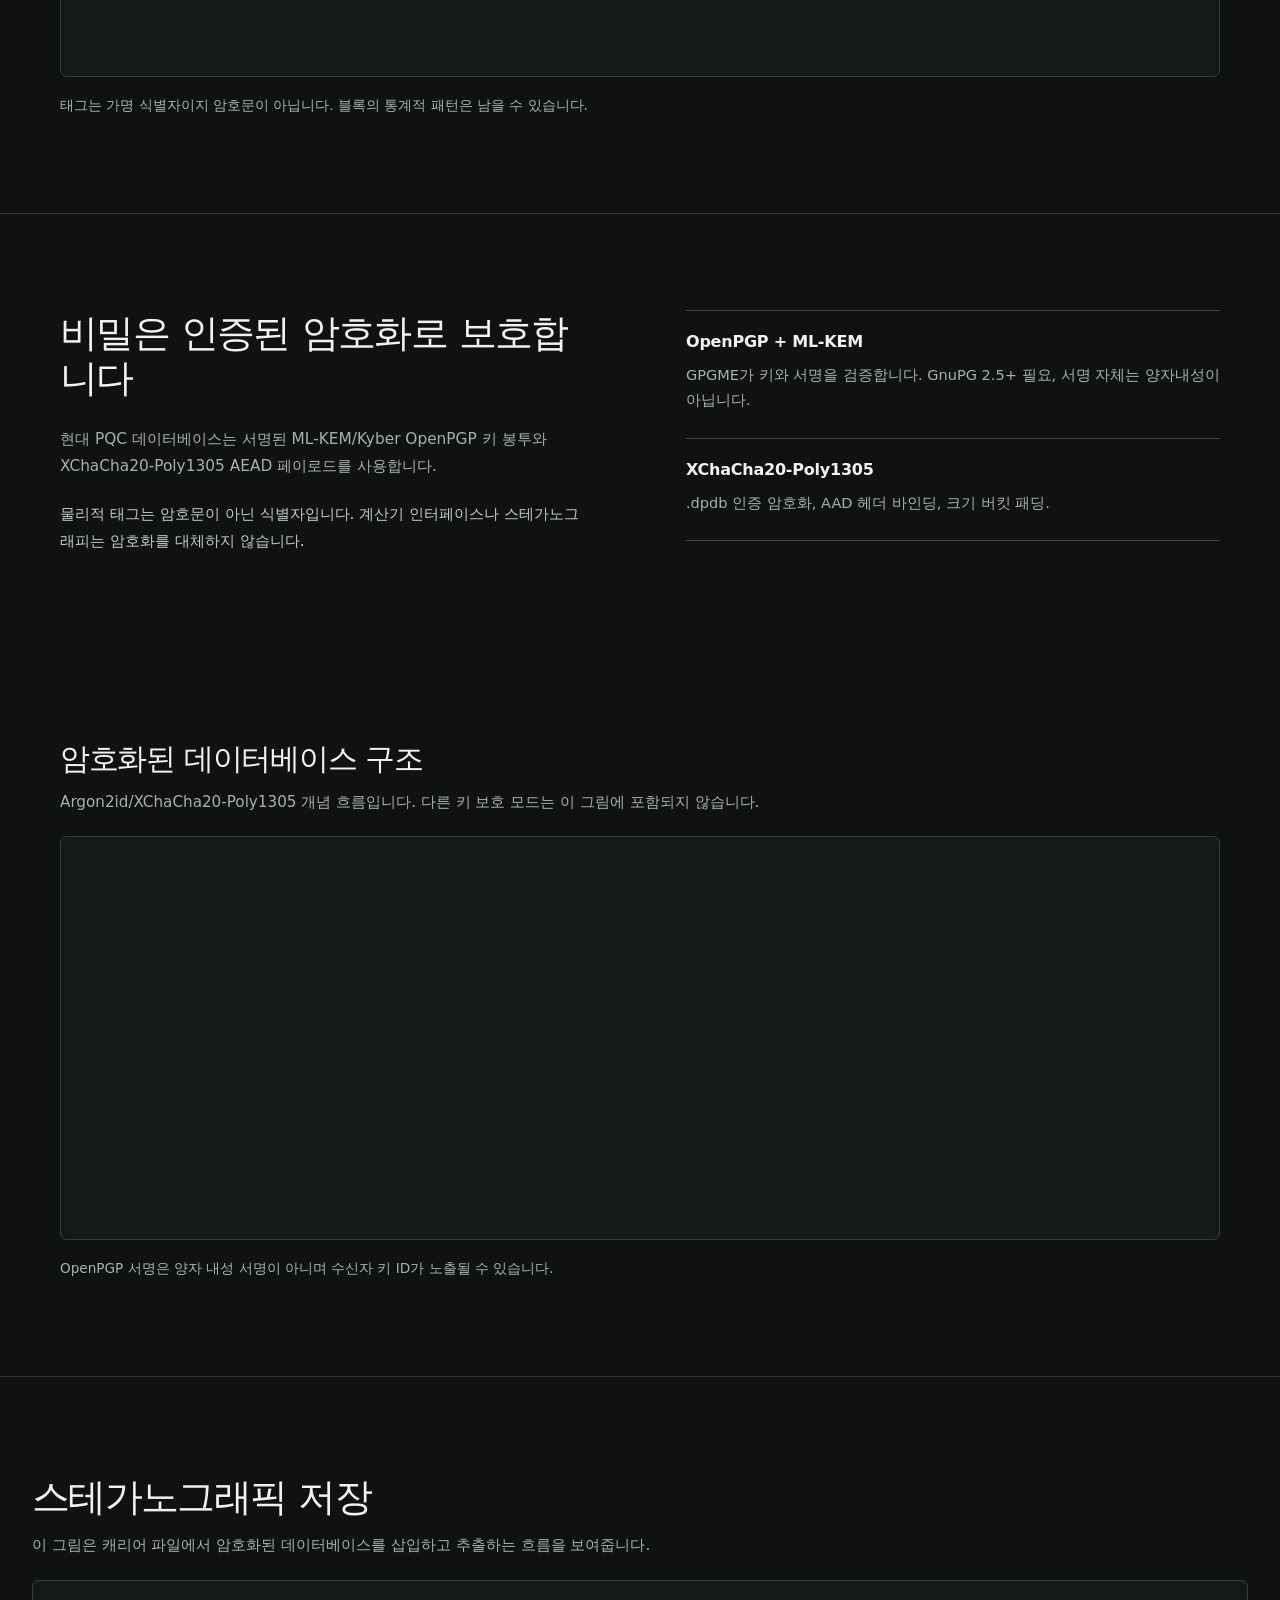
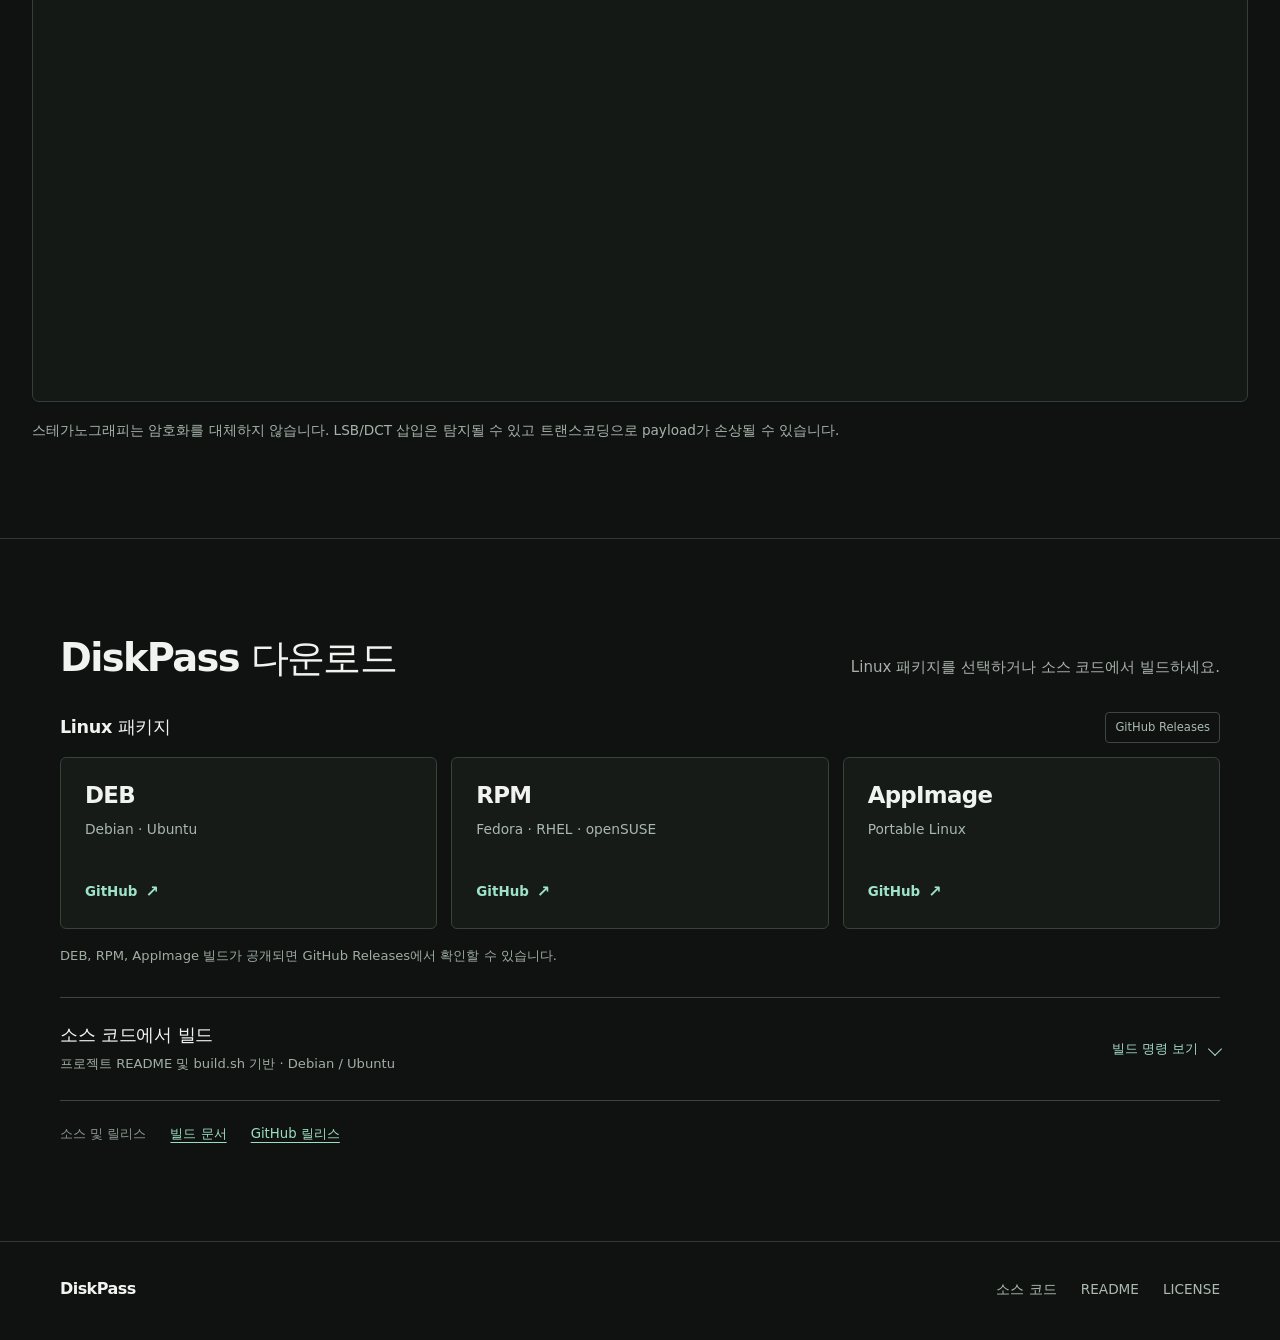
<file: ko/index.html>
<!DOCTYPE html>

<html lang="ko">
<head>
<meta charset="utf-8"/>
<meta content="width=device-width, initial-scale=1" name="viewport"/>
<meta content="default-src 'none'; style-src 'self'; img-src 'self'; font-src 'self'; script-src 'none'; connect-src 'none'; object-src 'none'; base-uri 'none'; form-action 'none'; upgrade-insecure-requests" http-equiv="Content-Security-Policy"/>
<meta content="no-referrer" name="referrer"/>
<meta content="index, follow, max-image-preview:large" name="robots"/>
<title>DiskPass — 오프라인 디스크 관리, 물리 태그, 암호화된 비밀번호 보관</title>
<meta content="DiskPass는 HDD·SSD·USB·LTO를 오프라인으로 관리합니다. 5개 블록의 물리 태그와 암호화된 로컬 .dpdb 데이터베이스로 비밀번호와 파일 목록을 정리합니다." name="description"/>
<meta content="#141414" name="theme-color"/>
<link href="https://sergei768.github.io/Diskpass/ko/" rel="canonical"/>
<link href="https://sergei768.github.io/Diskpass/" hreflang="en" rel="alternate"/>
<link href="https://sergei768.github.io/Diskpass/ru/" hreflang="ru" rel="alternate"/>
<link href="https://sergei768.github.io/Diskpass/uk/" hreflang="uk" rel="alternate"/>
<link href="https://sergei768.github.io/Diskpass/be/" hreflang="be" rel="alternate"/>
<link href="https://sergei768.github.io/Diskpass/kk/" hreflang="kk" rel="alternate"/>
<link href="https://sergei768.github.io/Diskpass/zh-cn/" hreflang="zh-CN" rel="alternate"/>
<link href="https://sergei768.github.io/Diskpass/zh-tw/" hreflang="zh-TW" rel="alternate"/>
<link href="https://sergei768.github.io/Diskpass/ja/" hreflang="ja" rel="alternate"/>
<link href="https://sergei768.github.io/Diskpass/ko/" hreflang="ko" rel="alternate"/>
<link href="https://sergei768.github.io/Diskpass/fr/" hreflang="fr" rel="alternate"/>
<link href="https://sergei768.github.io/Diskpass/de/" hreflang="de" rel="alternate"/>
<link href="https://sergei768.github.io/Diskpass/es/" hreflang="es" rel="alternate"/>
<link href="https://sergei768.github.io/Diskpass/" hreflang="x-default" rel="alternate"/>
<link href="../assets/diskpass-icon.svg" rel="icon" type="image/svg+xml"/>
<link href="../assets/site.css" rel="stylesheet"/>
<meta content="website" property="og:type"/>
<meta content="DiskPass" property="og:site_name"/>
<meta content="ko" property="og:locale"/>
<meta content="DiskPass — 오프라인 디스크 관리, 물리 태그, 암호화된 비밀번호 보관" property="og:title"/>
<meta content="DiskPass는 HDD·SSD·USB·LTO를 오프라인으로 관리합니다. 5개 블록의 물리 태그와 암호화된 로컬 .dpdb 데이터베이스로 비밀번호와 파일 목록을 정리합니다." property="og:description"/>
<meta content="https://sergei768.github.io/Diskpass/ko/" property="og:url"/>
<meta content="https://sergei768.github.io/Diskpass/assets/diskpass-physical-drive-manager-preview.jpg" property="og:image"/>
<meta content="1200" property="og:image:width"/>
<meta content="630" property="og:image:height"/>
<meta content="DiskPass GTK3 화면: 디스크 기록, 물리 태그, UUID 및 파일 색인" property="og:image:alt"/>
<meta content="summary_large_image" name="twitter:card"/>
<meta content="https://sergei768.github.io/Diskpass/assets/diskpass-physical-drive-manager-preview.jpg" name="twitter:image"/>
<meta content="DiskPass GTK3 화면: 디스크 기록, 물리 태그, UUID 및 파일 색인" name="twitter:image:alt"/>
<meta content="DiskPass — 오프라인 디스크 관리, 물리 태그, 암호화된 비밀번호 보관" name="twitter:title"/>
<meta content="DiskPass는 HDD·SSD·USB·LTO를 오프라인으로 관리합니다. 5개 블록의 물리 태그와 암호화된 로컬 .dpdb 데이터베이스로 비밀번호와 파일 목록을 정리합니다." name="twitter:description"/>
<script type="application/ld+json">{"@context":"https://schema.org","@graph":[{"@type":"WebSite","@id":"https://sergei768.github.io/Diskpass/#website","url":"https://sergei768.github.io/Diskpass/","name":"DiskPass","description":"DiskPass — offline inventory and encrypted credential catalog for physical storage media.","inLanguage":["en","ru","uk","be","kk","zh-CN","zh-TW","ja","ko","fr","de","es"]},{"@type":"SoftwareApplication","@id":"https://sergei768.github.io/Diskpass/#software","name":"DiskPass","url":"https://sergei768.github.io/Diskpass/","mainEntityOfPage":{"@id":"https://sergei768.github.io/Diskpass/ko/#webpage"},"description":"DiskPass는 HDD·SSD·USB·LTO를 오프라인으로 관리합니다. 5개 블록의 물리 태그와 암호화된 로컬 .dpdb 데이터베이스로 비밀번호와 파일 목록을 정리합니다.","applicationCategory":"UtilitiesApplication","operatingSystem":"Linux","softwareRequirements":"GTK3, GPGME, libsodium; GnuPG 2.5+ with ML-KEM support for PQC databases","isAccessibleForFree":true,"codeRepository":"https://github.com/Sergei768/Diskpass","screenshot":"https://sergei768.github.io/Diskpass/assets/diskpass-gtk3-drive-manager.webp","image":"https://sergei768.github.io/Diskpass/assets/diskpass-physical-drive-manager-preview.jpg","featureList":["Five-block physical media tags","Offline disk and file inventory","Encrypted .dpdb credential database","Optional calculator interface and steganographic storage"]},{"@type":"WebPage","@id":"https://sergei768.github.io/Diskpass/ko/#webpage","url":"https://sergei768.github.io/Diskpass/ko/","name":"DiskPass — 오프라인 디스크 관리, 물리 태그, 암호화된 비밀번호 보관","description":"DiskPass는 HDD·SSD·USB·LTO를 오프라인으로 관리합니다. 5개 블록의 물리 태그와 암호화된 로컬 .dpdb 데이터베이스로 비밀번호와 파일 목록을 정리합니다.","inLanguage":"ko","isPartOf":{"@id":"https://sergei768.github.io/Diskpass/#website"},"about":{"@id":"https://sergei768.github.io/Diskpass/#software"},"primaryImageOfPage":{"@type":"ImageObject","url":"https://sergei768.github.io/Diskpass/assets/diskpass-physical-drive-manager-preview.jpg"}}]}</script>
<meta content="telephone=no" name="format-detection"/></head>
<body>
<a class="skip" href="#content">본문으로 이동</a>
<header class="header"><div class="container header-inner">
<a aria-label="DiskPass" class="brand" href="../"><img alt="" height="32" src="../assets/diskpass-icon.svg" width="32"/><span>DiskPass</span></a>
<nav aria-label="기본 탐색" class="navlinks"><a href="#tags">태그</a><a href="#security">암호화</a><a href="#steganography">스테가노그래피</a><a href="#downloads">다운로드</a></nav>
<div class="nav-end"><details class="locale"><summary aria-label="언어">KO</summary><div class="localelist"><a href="../" lang="en">English</a><a href="../ru/" lang="ru">Русский</a><a href="../uk/" lang="uk">Українська</a><a href="../be/" lang="be">Беларуская</a><a href="../kk/" lang="kk">Қазақша</a><a href="../zh-cn/" lang="zh-CN">简体中文</a><a href="../zh-tw/" lang="zh-TW">繁體中文</a><a href="../ja/" lang="ja">日本語</a><a aria-current="page" href="../ko/" lang="ko">한국어</a><a href="../fr/" lang="fr">Français</a><a href="../de/" lang="de">Deutsch</a><a href="../es/" lang="es">Español</a></div></details><a class="github-link" href="https://github.com/Sergei768/Diskpass" rel="noopener noreferrer">GitHub</a></div>
</div></header>
<main id="content">
<section class="hero"><div class="container hero-grid"><div class="hero-copy">
<h1>물리적 저장 장치의 비공개 목록 관리 시스템</h1><p class="lede">HDD, SSD, USB 및 LTO 보관함을 짧은 물리 태그로 관리하세요. 암호화 비밀번호, 메모, 파일 스냅샷과 매체 정보는 별도로 보호된 로컬 데이터베이스에 저장됩니다.</p>
<div class="actions"><a class="button primary" href="#downloads">다운로드</a><a class="button secondary" href="https://github.com/Sergei768/Diskpass" rel="noopener noreferrer">저장소 보기</a></div>
</div><figure class="app-figure"><img alt="DiskPass 앱 화면: 디스크 정보, 물리 태그, UUID, 파일 트리" decoding="async" fetchpriority="high" height="732" src="../assets/diskpass-gtk3-drive-manager.webp" width="1020"/></figure></div></section>
<section class="section" id="features"><div class="container"><h2>검색 가능한 물리 저장매체 보관함</h2><div class="feature-grid"><article class="feature"><h3>물리 매체 식별</h3><p>5개 필드, 데이터베이스별 순서, 종류 및 용량 사전, 매체별 무작위 솔트.</p></article>
<article class="feature"><h3>암호화 보관함</h3><p>비밀번호, 암호화 방식, 메모, 태그 매핑을 로컬 .dpdb에 저장.</p></article>
<article class="feature"><h3>파일 인덱스</h3><p>파일 트리 스냅샷, 디렉터리 탐색 및 오프라인 검색.</p></article>
<article class="feature"><h3>계산기 모드</h3><p>독립 접근 코드로 보호되는 선택적 계산기 인터페이스.</p></article></div><div class="diagram-wrap" id="tags"><div class="diagram-heading"><h3>물리 태그 생성</h3><p>다섯 속성은 데이터베이스별 블록 순서로 인코딩되며, 각 블록에는 비밀 키 기반 검사 문자가 추가됩니다.</p></div>
<figure aria-label="물리 태그 생성" class="diagram-graphic tag-diagram"><div aria-label="가로 스크롤 가능한 기술 다이어그램" class="diagram-viewport" role="region" tabindex="0"><img alt="물리 태그 생성 — tags" class="diagram-asset" decoding="async" height="724" loading="lazy" src="../assets/diagrams/02_physical_tag_generation_EN.png" width="2172"/></div></figure><p class="diagram-note">태그는 가명 식별자이지 암호문이 아닙니다. 블록의 통계적 패턴은 남을 수 있습니다.</p></div></div></section>
<section class="section security" id="security"><div class="container security-grid"><div class="security-summary"><h2>비밀은 인증된 암호화로 보호합니다</h2><p>현대 PQC 데이터베이스는 서명된 ML-KEM/Kyber OpenPGP 키 봉투와 XChaCha20-Poly1305 AEAD 페이로드를 사용합니다.</p><p class="security-caveat">물리적 태그는 암호문이 아닌 식별자입니다. 계산기 인터페이스나 스테가노그래피는 암호화를 대체하지 않습니다.</p></div><div class="security-list"><article class="security-entry"><h3>OpenPGP + ML-KEM</h3><p>GPGME가 키와 서명을 검증합니다. GnuPG 2.5+ 필요, 서명 자체는 양자내성이 아닙니다.</p></article>
<article class="security-entry"><h3>XChaCha20-Poly1305</h3><p>.dpdb 인증 암호화, AAD 헤더 바인딩, 크기 버킷 패딩.</p></article></div><div class="diagram-wrap cryptography-graph"><div class="diagram-heading"><h3>암호화된 데이터베이스 구조</h3><p>Argon2id/XChaCha20-Poly1305 개념 흐름입니다. 다른 키 보호 모드는 이 그림에 포함되지 않습니다.</p></div>
<figure aria-label="암호화된 데이터베이스 구조" class="diagram-graphic crypto-diagram"><div aria-label="가로 스크롤 가능한 기술 다이어그램" class="diagram-viewport" role="region" tabindex="0"><img alt="암호화된 데이터베이스 구조 — security" class="diagram-asset" decoding="async" height="724" loading="lazy" src="../assets/diagrams/01_database_encryption_EN.png" width="2172"/></div></figure><p class="diagram-note">OpenPGP 서명은 양자 내성 서명이 아니며 수신자 키 ID가 노출될 수 있습니다.</p></div></div></section>
<section class="section stego-section" id="steganography"><div class="container"><div class="diagram-heading"><h2>스테가노그래픽 저장</h2><p>이 그림은 캐리어 파일에서 암호화된 데이터베이스를 삽입하고 추출하는 흐름을 보여줍니다.</p></div>
<figure aria-label="스테가노그래픽 저장" class="diagram-graphic stego-diagram"><div aria-label="가로 스크롤 가능한 기술 다이어그램" class="diagram-viewport" role="region" tabindex="0"><img alt="스테가노그래픽 저장 — steganography" class="diagram-asset" decoding="async" height="724" loading="lazy" src="../assets/diagrams/03_steganography_algorithm_EN.png" width="2172"/></div></figure><p class="diagram-note">스테가노그래피는 암호화를 대체하지 않습니다. LSB/DCT 삽입은 탐지될 수 있고 트랜스코딩으로 payload가 손상될 수 있습니다.</p></div></section><section class="section downloads" id="downloads"><div class="container install-container">
  <div class="install-top"><h2>DiskPass 다운로드</h2><p>Linux 패키지를 선택하거나 소스 코드에서 빌드하세요.</p></div>
  <div class="install-headers"><h3 id="package-options">Linux 패키지</h3><span class="install-label">GitHub Releases</span></div>
  <div class="install-packages"><a class="install-card" target="_blank" rel="noopener noreferrer" href="https://github.com/Sergei768/Diskpass/releases" data-package="deb" aria-label="GitHub Releases"><span class="install-format">DEB</span><span class="install-compat">Debian · Ubuntu</span><span class="install-card-link">GitHub<span aria-hidden="true">↗</span></span></a><a class="install-card" target="_blank" rel="noopener noreferrer" href="https://github.com/Sergei768/Diskpass/releases" data-package="rpm" aria-label="GitHub Releases"><span class="install-format">RPM</span><span class="install-compat">Fedora · RHEL · openSUSE</span><span class="install-card-link">GitHub<span aria-hidden="true">↗</span></span></a><a class="install-card" target="_blank" rel="noopener noreferrer" href="https://github.com/Sergei768/Diskpass/releases" data-package="appimage" aria-label="GitHub Releases"><span class="install-format">AppImage</span><span class="install-compat">Portable Linux</span><span class="install-card-link">GitHub<span aria-hidden="true">↗</span></span></a></div>
  <p class="install-disclaimer">DEB, RPM, AppImage 빌드가 공개되면 GitHub Releases에서 확인할 수 있습니다.</p>
  <details class="install-source" id="source-build">
    <summary><span class="install-source-text"><strong>소스 코드에서 빌드</strong><small>프로젝트 README 및 build.sh 기반 · Debian / Ubuntu</small></span><span class="install-expand">빌드 명령 보기<span class="install-chevron" aria-hidden="true"></span></span></summary>
    <div class="install-steps">
      <div class="install-step"><h4><span>01</span>빌드 의존성 설치</h4><pre><code>sudo apt install git build-essential pkg-config \
  libgtk-3-dev libglib2.0-dev libgpgme-dev \
  libsodium-dev libcjson-dev libjpeg-dev libwebp-dev \
  libpango1.0-dev liblzma-dev imagemagick \
  bluez fonts-dejavu-core</code></pre></div>
      <div class="install-step"><h4><span>02</span>클론 및 빌드</h4><pre><code>git clone https://github.com/Sergei768/Diskpass.git
cd Diskpass
chmod +x ./build.sh
./build.sh</code></pre></div>
      <div class="install-step"><h4><span>03</span>DiskPass 실행</h4><pre><code>diskpass</code></pre></div>
      <p class="install-build-note">build.sh는 sudo 없이 일반 사용자로 실행하세요. GPGME ≥ 1.24.1이 필요하며 PQC에는 ML-KEM을 지원하는 GnuPG 2.5+가 필요합니다. 오래된 배포판에서는 해당 버전을 제공하지 않을 수 있습니다.</p>
    </div>
  </details>
  <div class="install-links"><span>소스 및 릴리스</span><a href="https://github.com/Sergei768/Diskpass/blob/main/README.md" rel="noopener noreferrer">빌드 문서</a><a href="https://github.com/Sergei768/Diskpass/releases" rel="noopener noreferrer">GitHub 릴리스</a></div>
</div></section>
</main>
<footer class="footer"><div class="container footer-inner"><span class="footer-brand">DiskPass</span><nav aria-label="GitHub"><a href="https://github.com/Sergei768/Diskpass" rel="noopener noreferrer">소스 코드</a><a href="https://github.com/Sergei768/Diskpass/blob/main/README.md" rel="noopener noreferrer">README</a><a href="https://github.com/Sergei768/Diskpass/blob/main/LICENSE" rel="noopener noreferrer">LICENSE</a></nav></div></footer>
</body>
</html>
</file>
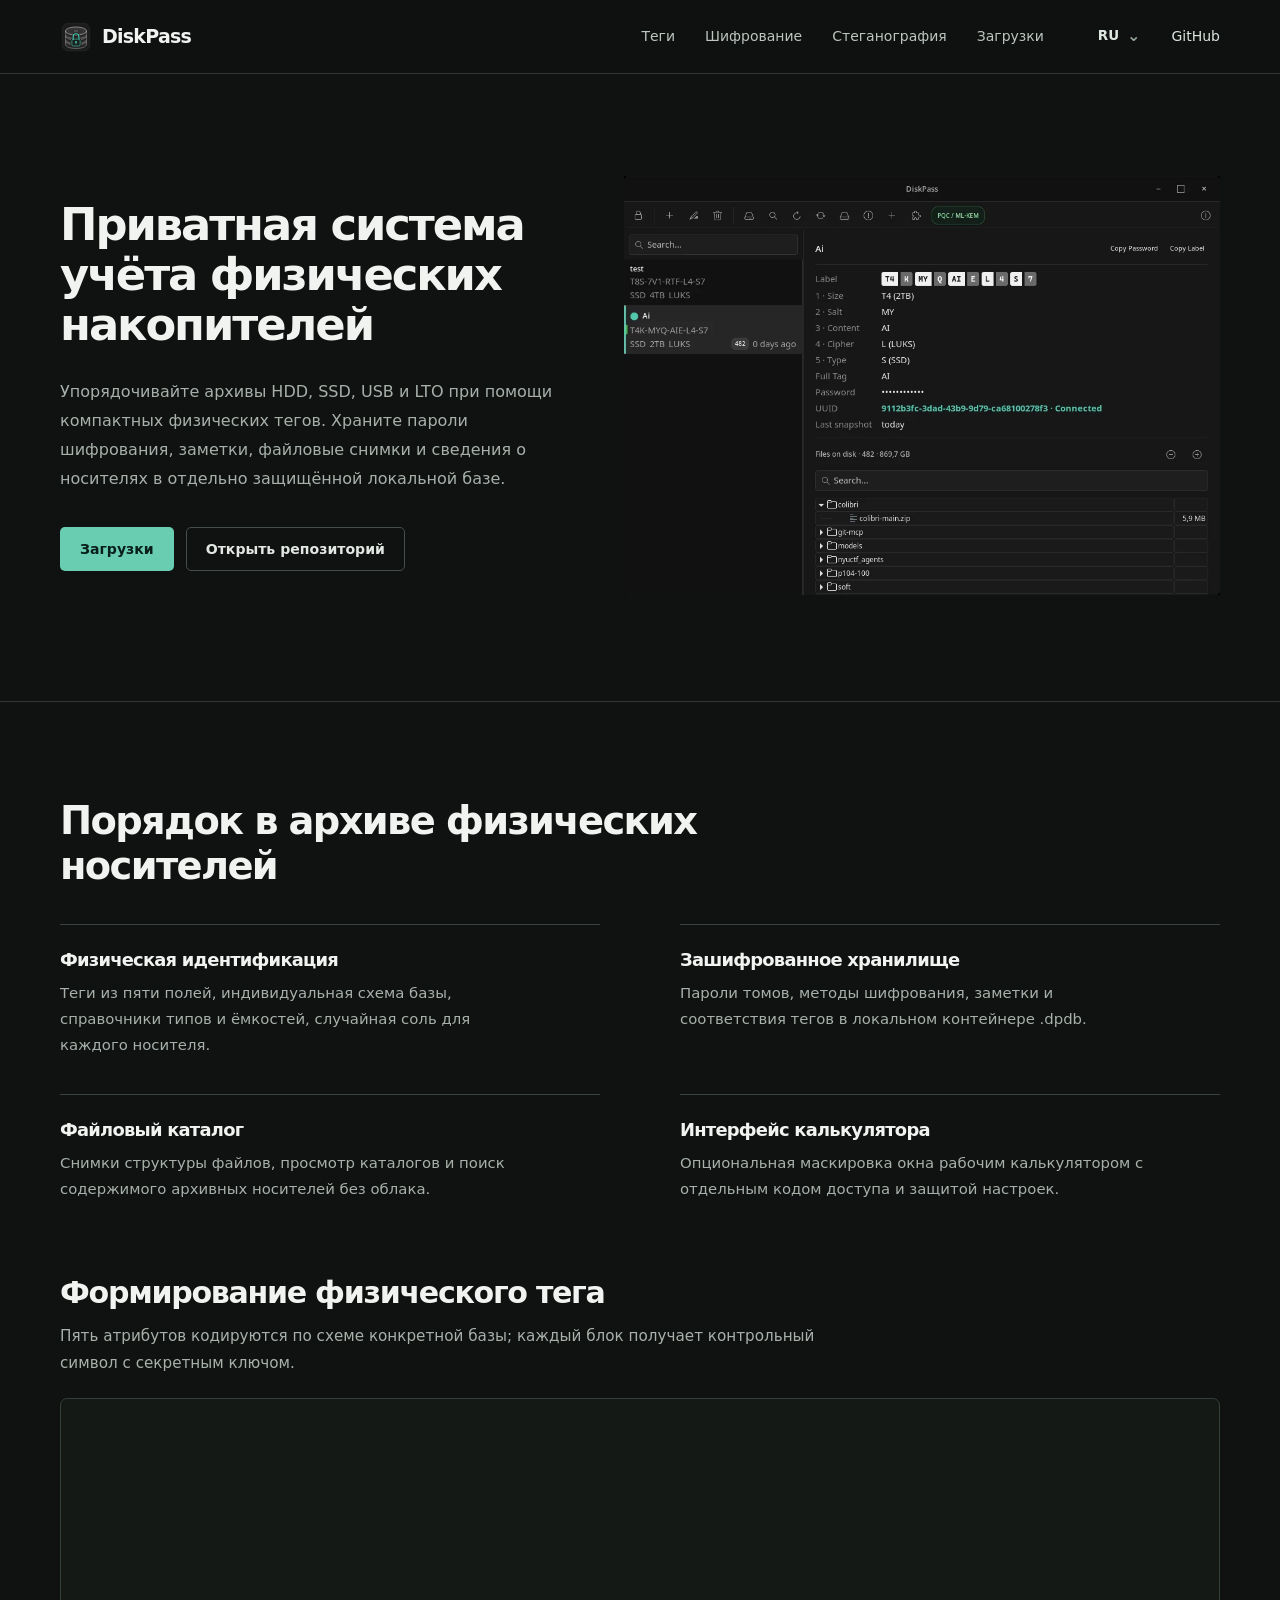
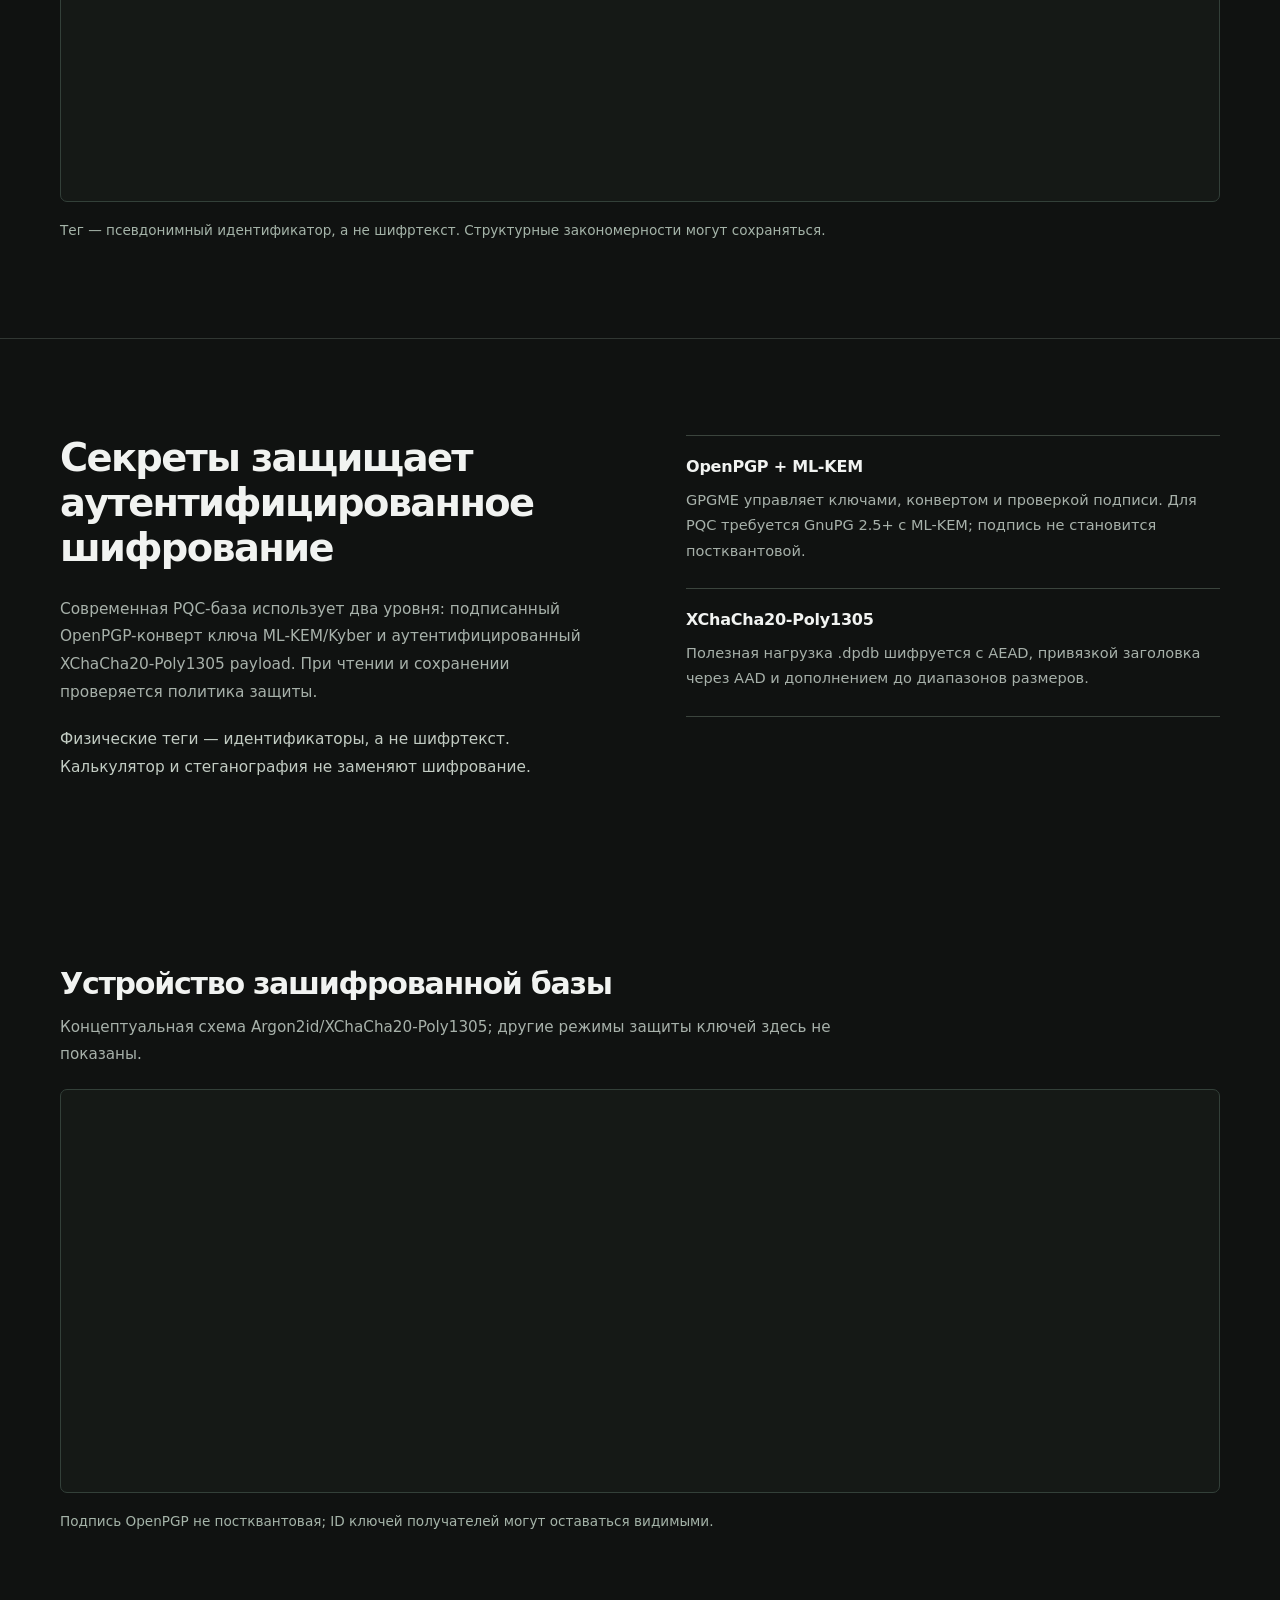
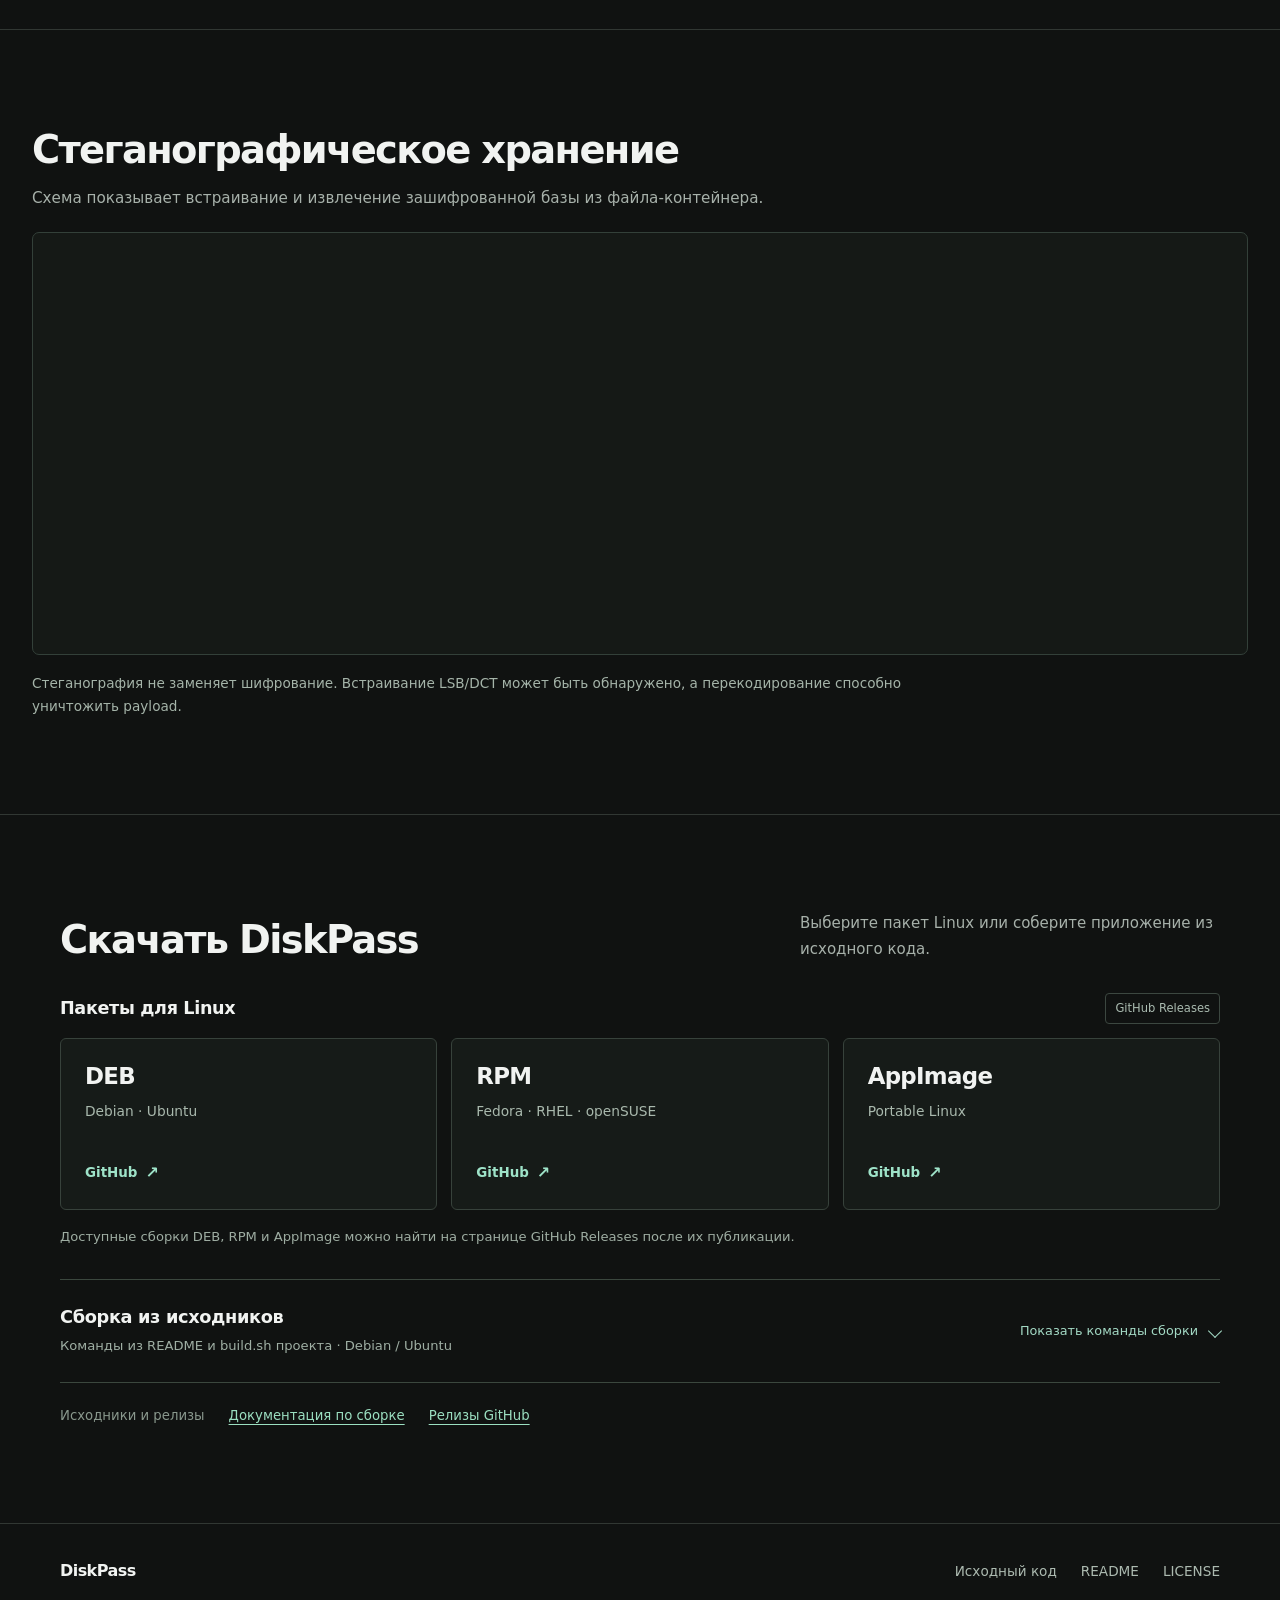
<file: ru/index.html>
<!DOCTYPE html>

<html lang="ru">
<head>
<meta charset="utf-8"/>
<meta content="width=device-width, initial-scale=1" name="viewport"/>
<meta content="default-src 'none'; style-src 'self'; img-src 'self'; font-src 'self'; script-src 'none'; connect-src 'none'; object-src 'none'; base-uri 'none'; form-action 'none'; upgrade-insecure-requests" http-equiv="Content-Security-Policy"/>
<meta content="no-referrer" name="referrer"/>
<meta content="index, follow, max-image-preview:large" name="robots"/>
<title>DiskPass — учёт HDD и SSD, теги и хранилище паролей дисков</title>
<meta content="DiskPass — офлайн-менеджер HDD, SSD, USB и LTO: метки физических носителей, зашифрованная база паролей .dpdb, каталог файлов и поиск по архиву." name="description"/>
<meta content="#141414" name="theme-color"/>
<link href="https://sergei768.github.io/Diskpass/ru/" rel="canonical"/>
<link href="https://sergei768.github.io/Diskpass/" hreflang="en" rel="alternate"/>
<link href="https://sergei768.github.io/Diskpass/ru/" hreflang="ru" rel="alternate"/>
<link href="https://sergei768.github.io/Diskpass/uk/" hreflang="uk" rel="alternate"/>
<link href="https://sergei768.github.io/Diskpass/be/" hreflang="be" rel="alternate"/>
<link href="https://sergei768.github.io/Diskpass/kk/" hreflang="kk" rel="alternate"/>
<link href="https://sergei768.github.io/Diskpass/zh-cn/" hreflang="zh-CN" rel="alternate"/>
<link href="https://sergei768.github.io/Diskpass/zh-tw/" hreflang="zh-TW" rel="alternate"/>
<link href="https://sergei768.github.io/Diskpass/ja/" hreflang="ja" rel="alternate"/>
<link href="https://sergei768.github.io/Diskpass/ko/" hreflang="ko" rel="alternate"/>
<link href="https://sergei768.github.io/Diskpass/fr/" hreflang="fr" rel="alternate"/>
<link href="https://sergei768.github.io/Diskpass/de/" hreflang="de" rel="alternate"/>
<link href="https://sergei768.github.io/Diskpass/es/" hreflang="es" rel="alternate"/>
<link href="https://sergei768.github.io/Diskpass/" hreflang="x-default" rel="alternate"/>
<link href="../assets/diskpass-icon.svg" rel="icon" type="image/svg+xml"/>
<link href="../assets/site.css" rel="stylesheet"/>
<meta content="website" property="og:type"/>
<meta content="DiskPass" property="og:site_name"/>
<meta content="ru" property="og:locale"/>
<meta content="DiskPass — учёт HDD и SSD, теги и хранилище паролей дисков" property="og:title"/>
<meta content="DiskPass — офлайн-менеджер HDD, SSD, USB и LTO: метки физических носителей, зашифрованная база паролей .dpdb, каталог файлов и поиск по архиву." property="og:description"/>
<meta content="https://sergei768.github.io/Diskpass/ru/" property="og:url"/>
<meta content="https://sergei768.github.io/Diskpass/assets/diskpass-physical-drive-manager-preview.jpg" property="og:image"/>
<meta content="1200" property="og:image:width"/>
<meta content="630" property="og:image:height"/>
<meta content="Приложение DiskPass для Linux: запись физического диска, тег, UUID и индекс файлов" property="og:image:alt"/>
<meta content="summary_large_image" name="twitter:card"/>
<meta content="https://sergei768.github.io/Diskpass/assets/diskpass-physical-drive-manager-preview.jpg" name="twitter:image"/>
<meta content="Приложение DiskPass для Linux: запись физического диска, тег, UUID и индекс файлов" name="twitter:image:alt"/>
<meta content="DiskPass — учёт HDD и SSD, теги и хранилище паролей дисков" name="twitter:title"/>
<meta content="DiskPass — офлайн-менеджер HDD, SSD, USB и LTO: метки физических носителей, зашифрованная база паролей .dpdb, каталог файлов и поиск по архиву." name="twitter:description"/>
<script type="application/ld+json">{"@context":"https://schema.org","@graph":[{"@type":"WebSite","@id":"https://sergei768.github.io/Diskpass/#website","url":"https://sergei768.github.io/Diskpass/","name":"DiskPass","description":"DiskPass — offline inventory and encrypted credential catalog for physical storage media.","inLanguage":["en","ru","uk","be","kk","zh-CN","zh-TW","ja","ko","fr","de","es"]},{"@type":"SoftwareApplication","@id":"https://sergei768.github.io/Diskpass/#software","name":"DiskPass","url":"https://sergei768.github.io/Diskpass/","mainEntityOfPage":{"@id":"https://sergei768.github.io/Diskpass/ru/#webpage"},"description":"DiskPass — офлайн-менеджер HDD, SSD, USB и LTO: метки физических носителей, зашифрованная база паролей .dpdb, каталог файлов и поиск по архиву.","applicationCategory":"UtilitiesApplication","operatingSystem":"Linux","softwareRequirements":"GTK3, GPGME, libsodium; GnuPG 2.5+ with ML-KEM support for PQC databases","isAccessibleForFree":true,"codeRepository":"https://github.com/Sergei768/Diskpass","screenshot":"https://sergei768.github.io/Diskpass/assets/diskpass-gtk3-drive-manager.webp","image":"https://sergei768.github.io/Diskpass/assets/diskpass-physical-drive-manager-preview.jpg","featureList":["Five-block physical media tags","Offline disk and file inventory","Encrypted .dpdb credential database","Optional calculator interface and steganographic storage"]},{"@type":"WebPage","@id":"https://sergei768.github.io/Diskpass/ru/#webpage","url":"https://sergei768.github.io/Diskpass/ru/","name":"DiskPass — учёт HDD и SSD, теги и хранилище паролей дисков","description":"DiskPass — офлайн-менеджер HDD, SSD, USB и LTO: метки физических носителей, зашифрованная база паролей .dpdb, каталог файлов и поиск по архиву.","inLanguage":"ru","isPartOf":{"@id":"https://sergei768.github.io/Diskpass/#website"},"about":{"@id":"https://sergei768.github.io/Diskpass/#software"},"primaryImageOfPage":{"@type":"ImageObject","url":"https://sergei768.github.io/Diskpass/assets/diskpass-physical-drive-manager-preview.jpg"}}]}</script>
<meta content="telephone=no" name="format-detection"/></head>
<body>
<a class="skip" href="#content">К основному содержимому</a>
<header class="header"><div class="container header-inner">
<a aria-label="DiskPass" class="brand" href="../"><img alt="" height="32" src="../assets/diskpass-icon.svg" width="32"/><span>DiskPass</span></a>
<nav aria-label="Основная навигация" class="navlinks"><a href="#tags">Теги</a><a href="#security">Шифрование</a><a href="#steganography">Стеганография</a><a href="#downloads">Загрузки</a></nav>
<div class="nav-end"><details class="locale"><summary aria-label="Язык">RU</summary><div class="localelist"><a href="../" lang="en">English</a><a aria-current="page" href="../ru/" lang="ru">Русский</a><a href="../uk/" lang="uk">Українська</a><a href="../be/" lang="be">Беларуская</a><a href="../kk/" lang="kk">Қазақша</a><a href="../zh-cn/" lang="zh-CN">简体中文</a><a href="../zh-tw/" lang="zh-TW">繁體中文</a><a href="../ja/" lang="ja">日本語</a><a href="../ko/" lang="ko">한국어</a><a href="../fr/" lang="fr">Français</a><a href="../de/" lang="de">Deutsch</a><a href="../es/" lang="es">Español</a></div></details><a class="github-link" href="https://github.com/Sergei768/Diskpass" rel="noopener noreferrer">GitHub</a></div>
</div></header>
<main id="content">
<section class="hero"><div class="container hero-grid"><div class="hero-copy">
<h1>Приватная система учёта физических накопителей</h1><p class="lede">Упорядочивайте архивы HDD, SSD, USB и LTO при помощи компактных физических тегов. Храните пароли шифрования, заметки, файловые снимки и сведения о носителях в отдельно защищённой локальной базе.</p>
<div class="actions"><a class="button primary" href="#downloads">Загрузки</a><a class="button secondary" href="https://github.com/Sergei768/Diskpass" rel="noopener noreferrer">Открыть репозиторий</a></div>
</div><figure class="app-figure"><img alt="Интерфейс DiskPass: запись диска, физический тег, UUID и дерево файлов" decoding="async" fetchpriority="high" height="732" src="../assets/diskpass-gtk3-drive-manager.webp" width="1020"/></figure></div></section>
<section class="section" id="features"><div class="container"><h2>Порядок в архиве физических носителей</h2><div class="feature-grid"><article class="feature"><h3>Физическая идентификация</h3><p>Теги из пяти полей, индивидуальная схема базы, справочники типов и ёмкостей, случайная соль для каждого носителя.</p></article>
<article class="feature"><h3>Зашифрованное хранилище</h3><p>Пароли томов, методы шифрования, заметки и соответствия тегов в локальном контейнере .dpdb.</p></article>
<article class="feature"><h3>Файловый каталог</h3><p>Снимки структуры файлов, просмотр каталогов и поиск содержимого архивных носителей без облака.</p></article>
<article class="feature"><h3>Интерфейс калькулятора</h3><p>Опциональная маскировка окна рабочим калькулятором с отдельным кодом доступа и защитой настроек.</p></article></div><div class="diagram-wrap" id="tags"><div class="diagram-heading"><h3>Формирование физического тега</h3><p>Пять атрибутов кодируются по схеме конкретной базы; каждый блок получает контрольный символ с секретным ключом.</p></div>
<figure aria-label="Формирование физического тега" class="diagram-graphic tag-diagram"><div aria-label="Техническая схема с горизонтальной прокруткой" class="diagram-viewport" role="region" tabindex="0"><img alt="Формирование физического тега — tags" class="diagram-asset" decoding="async" height="724" loading="lazy" src="../assets/diagrams/02_physical_tag_generation_EN.png" width="2172"/></div></figure><p class="diagram-note">Тег — псевдонимный идентификатор, а не шифртекст. Структурные закономерности могут сохраняться.</p></div></div></section>
<section class="section security" id="security"><div class="container security-grid"><div class="security-summary"><h2>Секреты защищает аутентифицированное шифрование</h2><p>Современная PQC-база использует два уровня: подписанный OpenPGP-конверт ключа ML-KEM/Kyber и аутентифицированный XChaCha20-Poly1305 payload. При чтении и сохранении проверяется политика защиты.</p><p class="security-caveat">Физические теги — идентификаторы, а не шифртекст. Калькулятор и стеганография не заменяют шифрование.</p></div><div class="security-list"><article class="security-entry"><h3>OpenPGP + ML-KEM</h3><p>GPGME управляет ключами, конвертом и проверкой подписи. Для PQC требуется GnuPG 2.5+ с ML-KEM; подпись не становится постквантовой.</p></article>
<article class="security-entry"><h3>XChaCha20-Poly1305</h3><p>Полезная нагрузка .dpdb шифруется с AEAD, привязкой заголовка через AAD и дополнением до диапазонов размеров.</p></article></div><div class="diagram-wrap cryptography-graph"><div class="diagram-heading"><h3>Устройство зашифрованной базы</h3><p>Концептуальная схема Argon2id/XChaCha20-Poly1305; другие режимы защиты ключей здесь не показаны.</p></div>
<figure aria-label="Устройство зашифрованной базы" class="diagram-graphic crypto-diagram"><div aria-label="Техническая схема с горизонтальной прокруткой" class="diagram-viewport" role="region" tabindex="0"><img alt="Устройство зашифрованной базы — security" class="diagram-asset" decoding="async" height="724" loading="lazy" src="../assets/diagrams/01_database_encryption_EN.png" width="2172"/></div></figure><p class="diagram-note">Подпись OpenPGP не постквантовая; ID ключей получателей могут оставаться видимыми.</p></div></div></section>
<section class="section stego-section" id="steganography"><div class="container"><div class="diagram-heading"><h2>Стеганографическое хранение</h2><p>Схема показывает встраивание и извлечение зашифрованной базы из файла-контейнера.</p></div>
<figure aria-label="Стеганографическое хранение" class="diagram-graphic stego-diagram"><div aria-label="Техническая схема с горизонтальной прокруткой" class="diagram-viewport" role="region" tabindex="0"><img alt="Стеганографическое хранение — steganography" class="diagram-asset" decoding="async" height="724" loading="lazy" src="../assets/diagrams/03_steganography_algorithm_EN.png" width="2172"/></div></figure><p class="diagram-note">Стеганография не заменяет шифрование. Встраивание LSB/DCT может быть обнаружено, а перекодирование способно уничтожить payload.</p></div></section><section class="section downloads" id="downloads"><div class="container install-container">
  <div class="install-top"><h2>Скачать DiskPass</h2><p>Выберите пакет Linux или соберите приложение из исходного кода.</p></div>
  <div class="install-headers"><h3 id="package-options">Пакеты для Linux</h3><span class="install-label">GitHub Releases</span></div>
  <div class="install-packages"><a class="install-card" target="_blank" rel="noopener noreferrer" href="https://github.com/Sergei768/Diskpass/releases" data-package="deb" aria-label="GitHub Releases"><span class="install-format">DEB</span><span class="install-compat">Debian · Ubuntu</span><span class="install-card-link">GitHub<span aria-hidden="true">↗</span></span></a><a class="install-card" target="_blank" rel="noopener noreferrer" href="https://github.com/Sergei768/Diskpass/releases" data-package="rpm" aria-label="GitHub Releases"><span class="install-format">RPM</span><span class="install-compat">Fedora · RHEL · openSUSE</span><span class="install-card-link">GitHub<span aria-hidden="true">↗</span></span></a><a class="install-card" target="_blank" rel="noopener noreferrer" href="https://github.com/Sergei768/Diskpass/releases" data-package="appimage" aria-label="GitHub Releases"><span class="install-format">AppImage</span><span class="install-compat">Portable Linux</span><span class="install-card-link">GitHub<span aria-hidden="true">↗</span></span></a></div>
  <p class="install-disclaimer">Доступные сборки DEB, RPM и AppImage можно найти на странице GitHub Releases после их публикации.</p>
  <details class="install-source" id="source-build">
    <summary><span class="install-source-text"><strong>Сборка из исходников</strong><small>Команды из README и build.sh проекта · Debian / Ubuntu</small></span><span class="install-expand">Показать команды сборки<span class="install-chevron" aria-hidden="true"></span></span></summary>
    <div class="install-steps">
      <div class="install-step"><h4><span>01</span>Установите зависимости</h4><pre><code>sudo apt install git build-essential pkg-config \
  libgtk-3-dev libglib2.0-dev libgpgme-dev \
  libsodium-dev libcjson-dev libjpeg-dev libwebp-dev \
  libpango1.0-dev liblzma-dev imagemagick \
  bluez fonts-dejavu-core</code></pre></div>
      <div class="install-step"><h4><span>02</span>Скачайте и соберите</h4><pre><code>git clone https://github.com/Sergei768/Diskpass.git
cd Diskpass
chmod +x ./build.sh
./build.sh</code></pre></div>
      <div class="install-step"><h4><span>03</span>Запустите DiskPass</h4><pre><code>diskpass</code></pre></div>
      <p class="install-build-note">Запускайте build.sh от обычного пользователя, без sudo. Для сборки необходим GPGME ≥ 1.24.1, а для PQC-режима — GnuPG 2.5+ с ML-KEM. В старых дистрибутивах нужных версий может не быть.</p>
    </div>
  </details>
  <div class="install-links"><span>Исходники и релизы</span><a href="https://github.com/Sergei768/Diskpass/blob/main/README.ru.md" rel="noopener noreferrer">Документация по сборке</a><a href="https://github.com/Sergei768/Diskpass/releases" rel="noopener noreferrer">Релизы GitHub</a></div>
</div></section>
</main>
<footer class="footer"><div class="container footer-inner"><span class="footer-brand">DiskPass</span><nav aria-label="GitHub"><a href="https://github.com/Sergei768/Diskpass" rel="noopener noreferrer">Исходный код</a><a href="https://github.com/Sergei768/Diskpass/blob/main/README.md" rel="noopener noreferrer">README</a><a href="https://github.com/Sergei768/Diskpass/blob/main/LICENSE" rel="noopener noreferrer">LICENSE</a></nav></div></footer>
</body>
</html>
</file>
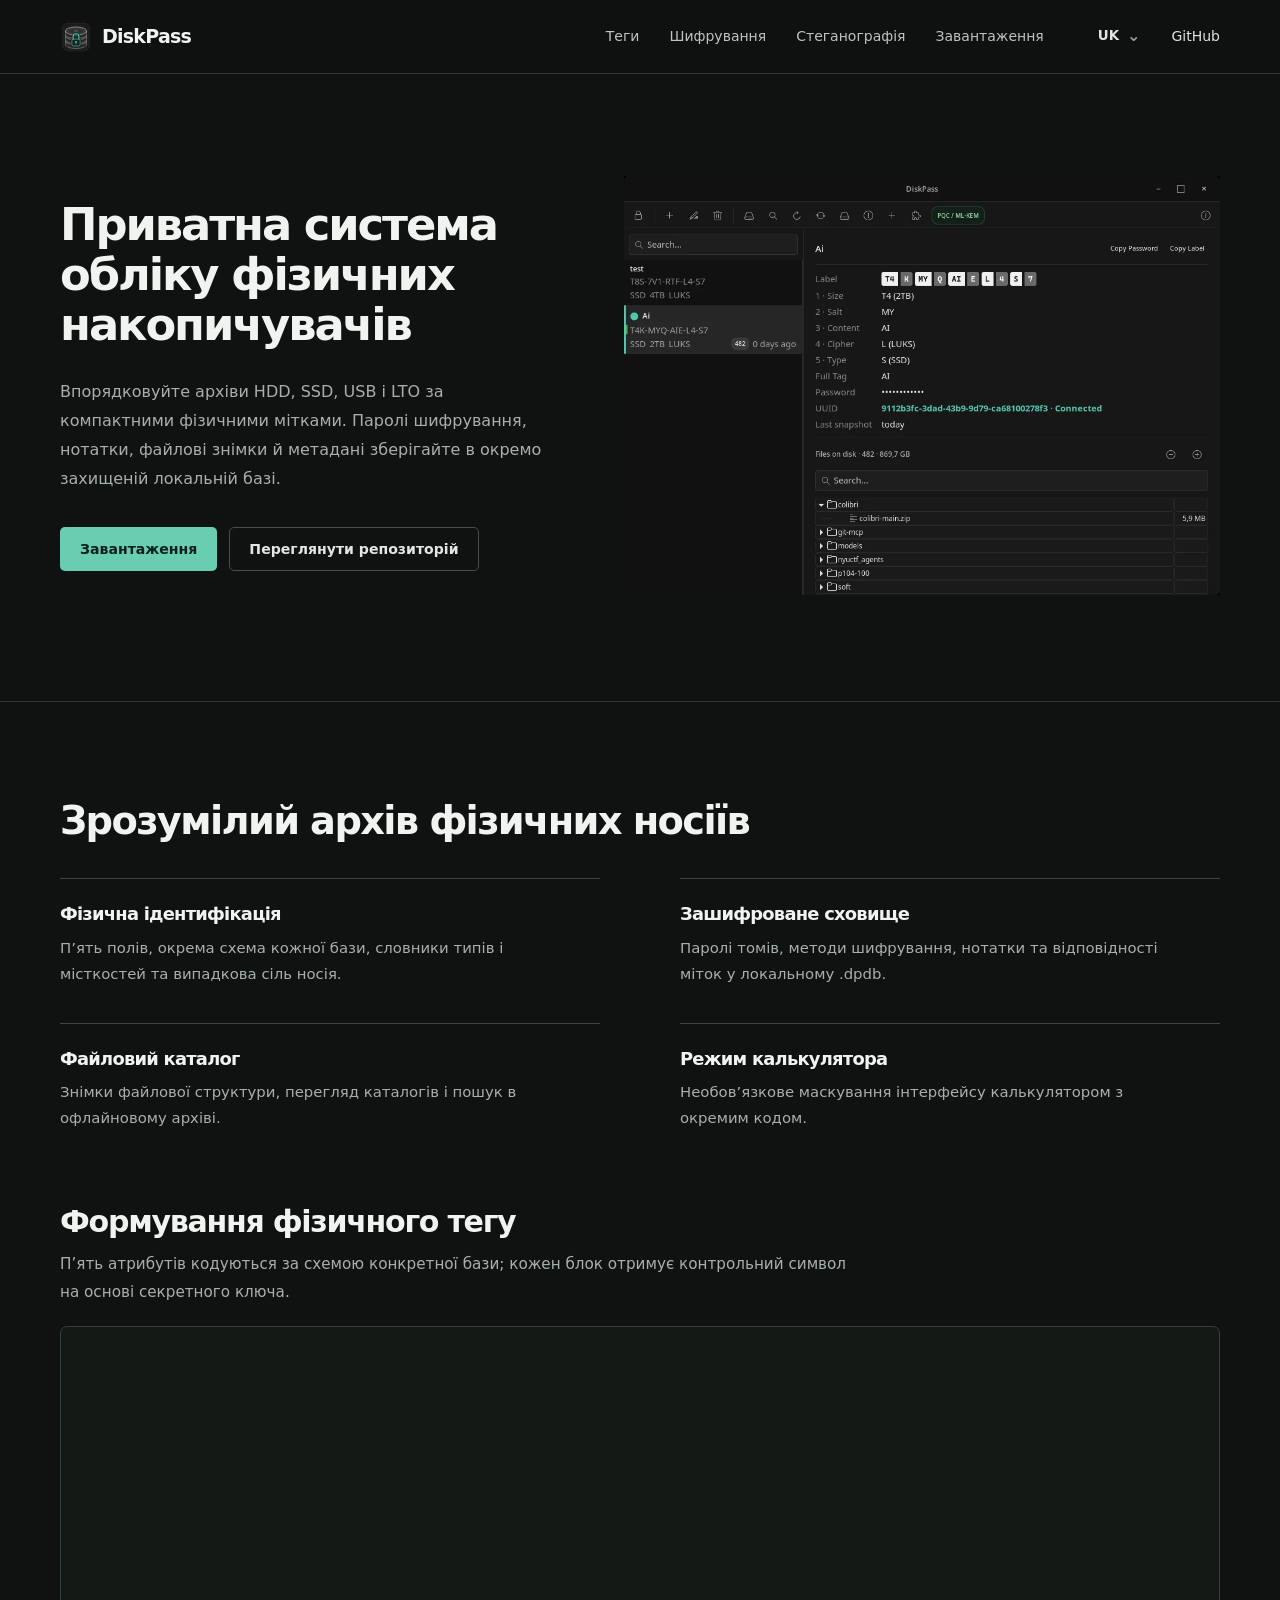
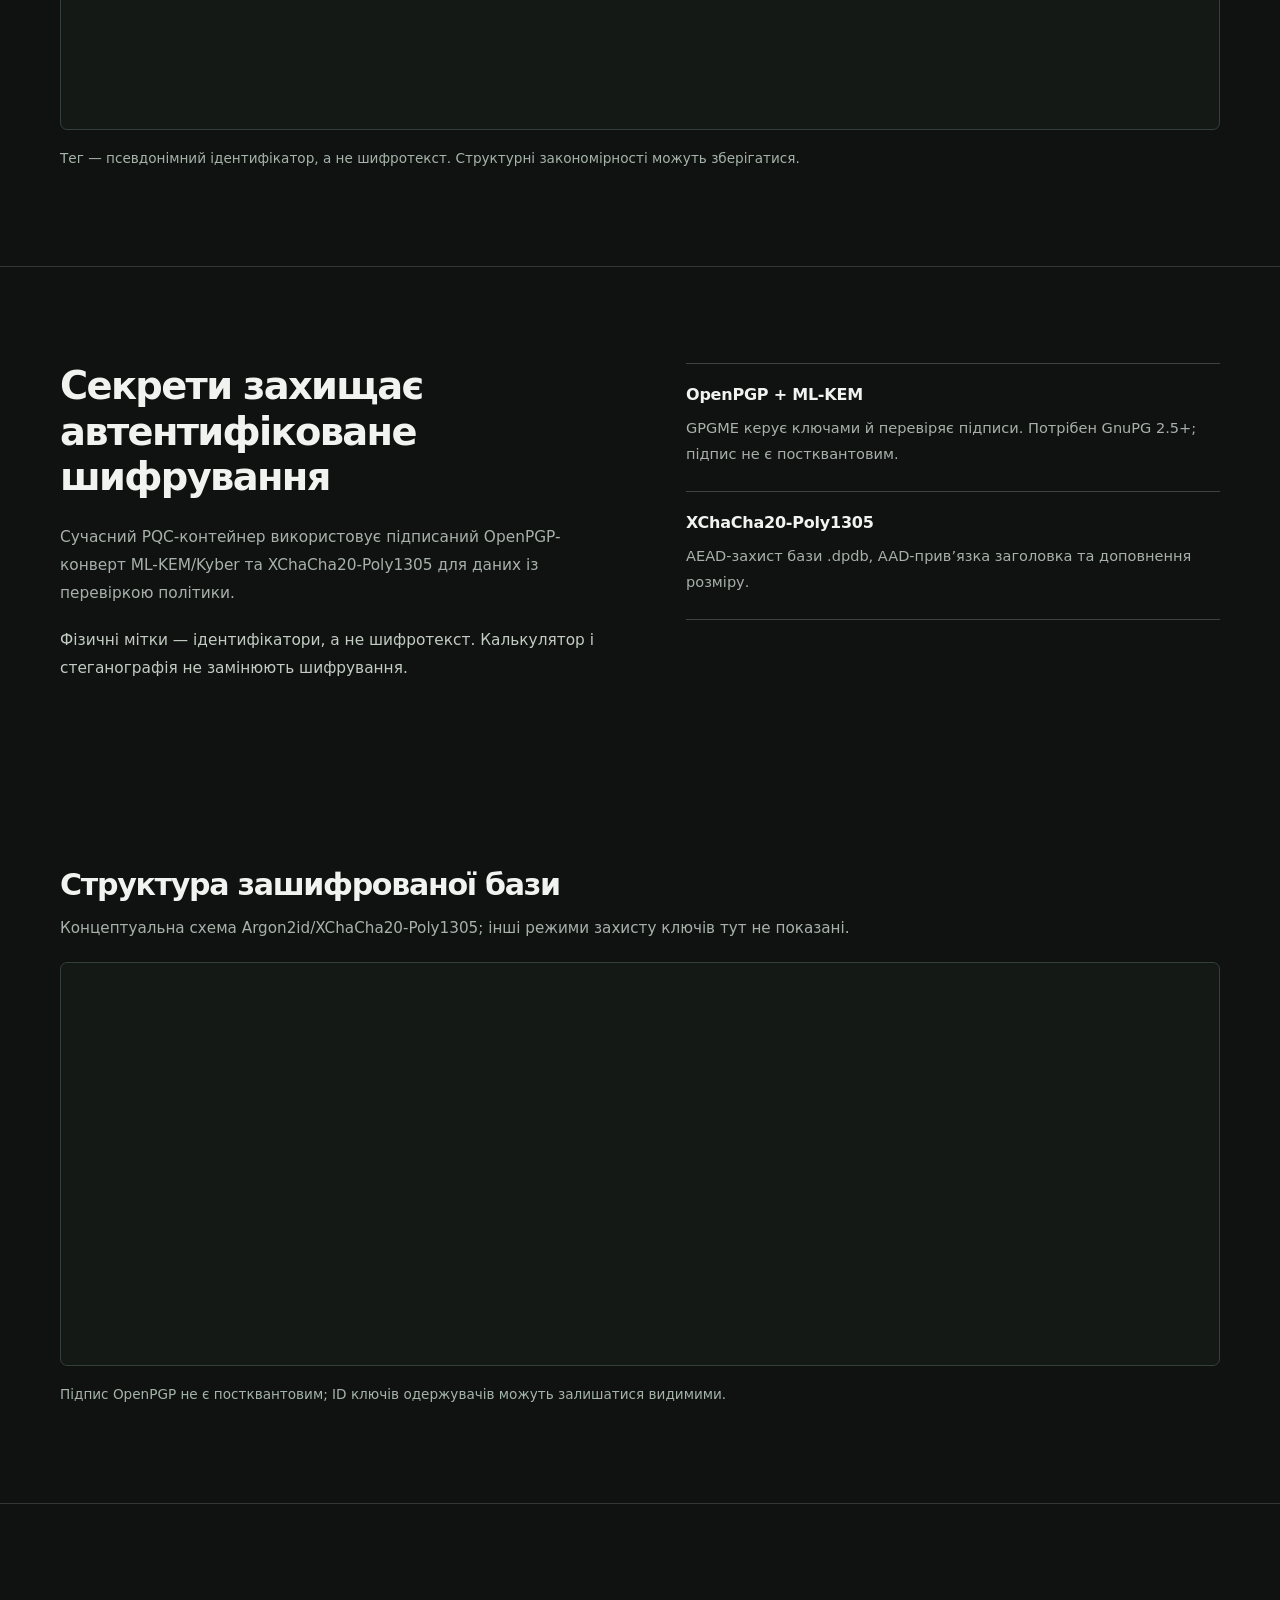
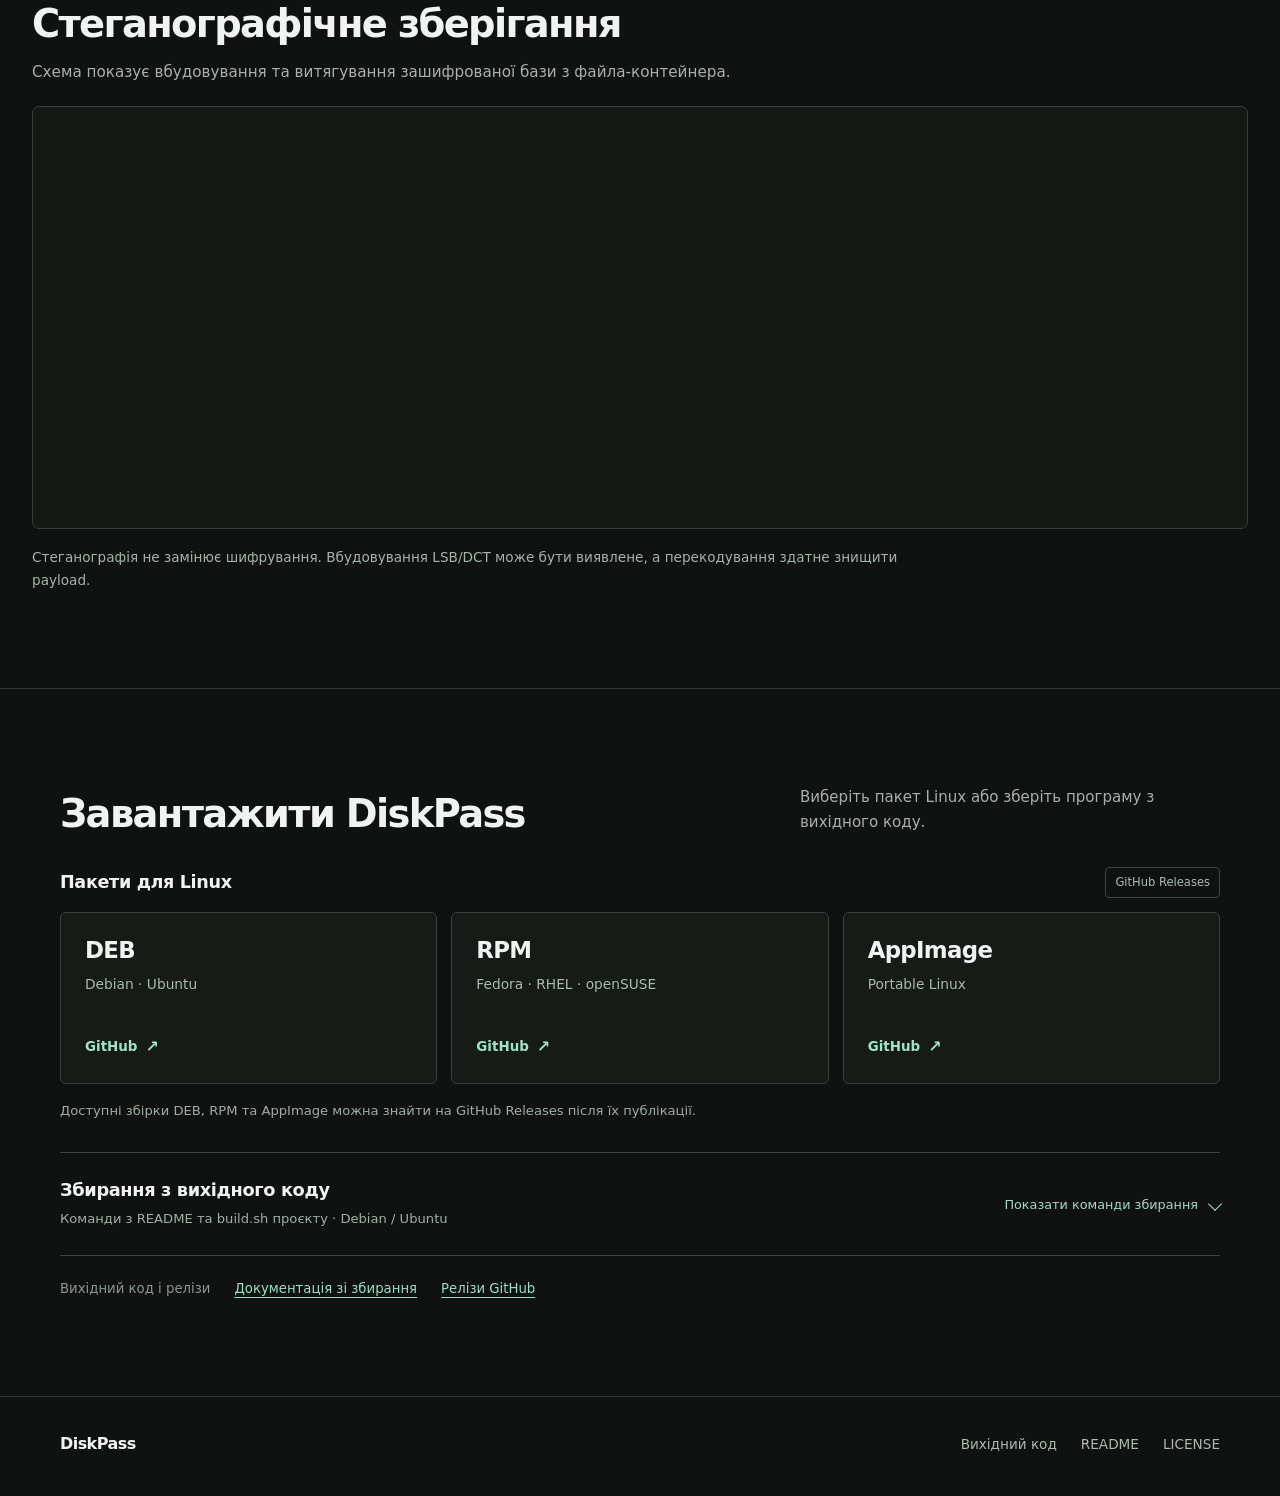
<file: uk/index.html>
<!DOCTYPE html>

<html lang="uk">
<head>
<meta charset="utf-8"/>
<meta content="width=device-width, initial-scale=1" name="viewport"/>
<meta content="default-src 'none'; style-src 'self'; img-src 'self'; font-src 'self'; script-src 'none'; connect-src 'none'; object-src 'none'; base-uri 'none'; form-action 'none'; upgrade-insecure-requests" http-equiv="Content-Security-Policy"/>
<meta content="no-referrer" name="referrer"/>
<meta content="index, follow, max-image-preview:large" name="robots"/>
<title>DiskPass — облік HDD і SSD, мітки та зашифровані паролі</title>
<meta content="DiskPass — офлайновий облік HDD, SSD, USB та LTO: короткі мітки фізичних носіїв, зашифрована база паролів .dpdb, каталог файлів і пошук в архіві." name="description"/>
<meta content="#141414" name="theme-color"/>
<link href="https://sergei768.github.io/Diskpass/uk/" rel="canonical"/>
<link href="https://sergei768.github.io/Diskpass/" hreflang="en" rel="alternate"/>
<link href="https://sergei768.github.io/Diskpass/ru/" hreflang="ru" rel="alternate"/>
<link href="https://sergei768.github.io/Diskpass/uk/" hreflang="uk" rel="alternate"/>
<link href="https://sergei768.github.io/Diskpass/be/" hreflang="be" rel="alternate"/>
<link href="https://sergei768.github.io/Diskpass/kk/" hreflang="kk" rel="alternate"/>
<link href="https://sergei768.github.io/Diskpass/zh-cn/" hreflang="zh-CN" rel="alternate"/>
<link href="https://sergei768.github.io/Diskpass/zh-tw/" hreflang="zh-TW" rel="alternate"/>
<link href="https://sergei768.github.io/Diskpass/ja/" hreflang="ja" rel="alternate"/>
<link href="https://sergei768.github.io/Diskpass/ko/" hreflang="ko" rel="alternate"/>
<link href="https://sergei768.github.io/Diskpass/fr/" hreflang="fr" rel="alternate"/>
<link href="https://sergei768.github.io/Diskpass/de/" hreflang="de" rel="alternate"/>
<link href="https://sergei768.github.io/Diskpass/es/" hreflang="es" rel="alternate"/>
<link href="https://sergei768.github.io/Diskpass/" hreflang="x-default" rel="alternate"/>
<link href="../assets/diskpass-icon.svg" rel="icon" type="image/svg+xml"/>
<link href="../assets/site.css" rel="stylesheet"/>
<meta content="website" property="og:type"/>
<meta content="DiskPass" property="og:site_name"/>
<meta content="uk" property="og:locale"/>
<meta content="DiskPass — облік HDD і SSD, мітки та зашифровані паролі" property="og:title"/>
<meta content="DiskPass — офлайновий облік HDD, SSD, USB та LTO: короткі мітки фізичних носіїв, зашифрована база паролів .dpdb, каталог файлів і пошук в архіві." property="og:description"/>
<meta content="https://sergei768.github.io/Diskpass/uk/" property="og:url"/>
<meta content="https://sergei768.github.io/Diskpass/assets/diskpass-physical-drive-manager-preview.jpg" property="og:image"/>
<meta content="1200" property="og:image:width"/>
<meta content="630" property="og:image:height"/>
<meta content="Інтерфейс GTK3 DiskPass: запис диска, фізична мітка, UUID і каталог файлів" property="og:image:alt"/>
<meta content="summary_large_image" name="twitter:card"/>
<meta content="https://sergei768.github.io/Diskpass/assets/diskpass-physical-drive-manager-preview.jpg" name="twitter:image"/>
<meta content="Інтерфейс GTK3 DiskPass: запис диска, фізична мітка, UUID і каталог файлів" name="twitter:image:alt"/>
<meta content="DiskPass — облік HDD і SSD, мітки та зашифровані паролі" name="twitter:title"/>
<meta content="DiskPass — офлайновий облік HDD, SSD, USB та LTO: короткі мітки фізичних носіїв, зашифрована база паролів .dpdb, каталог файлів і пошук в архіві." name="twitter:description"/>
<script type="application/ld+json">{"@context":"https://schema.org","@graph":[{"@type":"WebSite","@id":"https://sergei768.github.io/Diskpass/#website","url":"https://sergei768.github.io/Diskpass/","name":"DiskPass","description":"DiskPass — offline inventory and encrypted credential catalog for physical storage media.","inLanguage":["en","ru","uk","be","kk","zh-CN","zh-TW","ja","ko","fr","de","es"]},{"@type":"SoftwareApplication","@id":"https://sergei768.github.io/Diskpass/#software","name":"DiskPass","url":"https://sergei768.github.io/Diskpass/","mainEntityOfPage":{"@id":"https://sergei768.github.io/Diskpass/uk/#webpage"},"description":"DiskPass — офлайновий облік HDD, SSD, USB та LTO: короткі мітки фізичних носіїв, зашифрована база паролів .dpdb, каталог файлів і пошук в архіві.","applicationCategory":"UtilitiesApplication","operatingSystem":"Linux","softwareRequirements":"GTK3, GPGME, libsodium; GnuPG 2.5+ with ML-KEM support for PQC databases","isAccessibleForFree":true,"codeRepository":"https://github.com/Sergei768/Diskpass","screenshot":"https://sergei768.github.io/Diskpass/assets/diskpass-gtk3-drive-manager.webp","image":"https://sergei768.github.io/Diskpass/assets/diskpass-physical-drive-manager-preview.jpg","featureList":["Five-block physical media tags","Offline disk and file inventory","Encrypted .dpdb credential database","Optional calculator interface and steganographic storage"]},{"@type":"WebPage","@id":"https://sergei768.github.io/Diskpass/uk/#webpage","url":"https://sergei768.github.io/Diskpass/uk/","name":"DiskPass — облік HDD і SSD, мітки та зашифровані паролі","description":"DiskPass — офлайновий облік HDD, SSD, USB та LTO: короткі мітки фізичних носіїв, зашифрована база паролів .dpdb, каталог файлів і пошук в архіві.","inLanguage":"uk","isPartOf":{"@id":"https://sergei768.github.io/Diskpass/#website"},"about":{"@id":"https://sergei768.github.io/Diskpass/#software"},"primaryImageOfPage":{"@type":"ImageObject","url":"https://sergei768.github.io/Diskpass/assets/diskpass-physical-drive-manager-preview.jpg"}}]}</script>
<meta content="telephone=no" name="format-detection"/></head>
<body>
<a class="skip" href="#content">До основного вмісту</a>
<header class="header"><div class="container header-inner">
<a aria-label="DiskPass" class="brand" href="../"><img alt="" height="32" src="../assets/diskpass-icon.svg" width="32"/><span>DiskPass</span></a>
<nav aria-label="Основна навігація" class="navlinks"><a href="#tags">Теги</a><a href="#security">Шифрування</a><a href="#steganography">Стеганографія</a><a href="#downloads">Завантаження</a></nav>
<div class="nav-end"><details class="locale"><summary aria-label="Мова">UK</summary><div class="localelist"><a href="../" lang="en">English</a><a href="../ru/" lang="ru">Русский</a><a aria-current="page" href="../uk/" lang="uk">Українська</a><a href="../be/" lang="be">Беларуская</a><a href="../kk/" lang="kk">Қазақша</a><a href="../zh-cn/" lang="zh-CN">简体中文</a><a href="../zh-tw/" lang="zh-TW">繁體中文</a><a href="../ja/" lang="ja">日本語</a><a href="../ko/" lang="ko">한국어</a><a href="../fr/" lang="fr">Français</a><a href="../de/" lang="de">Deutsch</a><a href="../es/" lang="es">Español</a></div></details><a class="github-link" href="https://github.com/Sergei768/Diskpass" rel="noopener noreferrer">GitHub</a></div>
</div></header>
<main id="content">
<section class="hero"><div class="container hero-grid"><div class="hero-copy">
<h1>Приватна система обліку фізичних накопичувачів</h1><p class="lede">Впорядковуйте архіви HDD, SSD, USB і LTO за компактними фізичними мітками. Паролі шифрування, нотатки, файлові знімки й метадані зберігайте в окремо захищеній локальній базі.</p>
<div class="actions"><a class="button primary" href="#downloads">Завантаження</a><a class="button secondary" href="https://github.com/Sergei768/Diskpass" rel="noopener noreferrer">Переглянути репозиторій</a></div>
</div><figure class="app-figure"><img alt="Інтерфейс DiskPass: запис диска, фізичний тег, UUID і дерево файлів" decoding="async" fetchpriority="high" height="732" src="../assets/diskpass-gtk3-drive-manager.webp" width="1020"/></figure></div></section>
<section class="section" id="features"><div class="container"><h2>Зрозумілий архів фізичних носіїв</h2><div class="feature-grid"><article class="feature"><h3>Фізична ідентифікація</h3><p>П’ять полів, окрема схема кожної бази, словники типів і місткостей та випадкова сіль носія.</p></article>
<article class="feature"><h3>Зашифроване сховище</h3><p>Паролі томів, методи шифрування, нотатки та відповідності міток у локальному .dpdb.</p></article>
<article class="feature"><h3>Файловий каталог</h3><p>Знімки файлової структури, перегляд каталогів і пошук в офлайновому архіві.</p></article>
<article class="feature"><h3>Режим калькулятора</h3><p>Необов’язкове маскування інтерфейсу калькулятором з окремим кодом.</p></article></div><div class="diagram-wrap" id="tags"><div class="diagram-heading"><h3>Формування фізичного тегу</h3><p>П’ять атрибутів кодуються за схемою конкретної бази; кожен блок отримує контрольний символ на основі секретного ключа.</p></div>
<figure aria-label="Формування фізичного тегу" class="diagram-graphic tag-diagram"><div aria-label="Технічна схема з горизонтальним прокручуванням" class="diagram-viewport" role="region" tabindex="0"><img alt="Формування фізичного тегу — tags" class="diagram-asset" decoding="async" height="724" loading="lazy" src="../assets/diagrams/02_physical_tag_generation_EN.png" width="2172"/></div></figure><p class="diagram-note">Тег — псевдонімний ідентифікатор, а не шифротекст. Структурні закономірності можуть зберігатися.</p></div></div></section>
<section class="section security" id="security"><div class="container security-grid"><div class="security-summary"><h2>Секрети захищає автентифіковане шифрування</h2><p>Сучасний PQC-контейнер використовує підписаний OpenPGP-конверт ML-KEM/Kyber та XChaCha20-Poly1305 для даних із перевіркою політики.</p><p class="security-caveat">Фізичні мітки — ідентифікатори, а не шифротекст. Калькулятор і стеганографія не замінюють шифрування.</p></div><div class="security-list"><article class="security-entry"><h3>OpenPGP + ML-KEM</h3><p>GPGME керує ключами й перевіряє підписи. Потрібен GnuPG 2.5+; підпис не є постквантовим.</p></article>
<article class="security-entry"><h3>XChaCha20-Poly1305</h3><p>AEAD-захист бази .dpdb, AAD-прив’язка заголовка та доповнення розміру.</p></article></div><div class="diagram-wrap cryptography-graph"><div class="diagram-heading"><h3>Структура зашифрованої бази</h3><p>Концептуальна схема Argon2id/XChaCha20-Poly1305; інші режими захисту ключів тут не показані.</p></div>
<figure aria-label="Структура зашифрованої бази" class="diagram-graphic crypto-diagram"><div aria-label="Технічна схема з горизонтальним прокручуванням" class="diagram-viewport" role="region" tabindex="0"><img alt="Структура зашифрованої бази — security" class="diagram-asset" decoding="async" height="724" loading="lazy" src="../assets/diagrams/01_database_encryption_EN.png" width="2172"/></div></figure><p class="diagram-note">Підпис OpenPGP не є постквантовим; ID ключів одержувачів можуть залишатися видимими.</p></div></div></section>
<section class="section stego-section" id="steganography"><div class="container"><div class="diagram-heading"><h2>Стеганографічне зберігання</h2><p>Схема показує вбудовування та витягування зашифрованої бази з файла-контейнера.</p></div>
<figure aria-label="Стеганографічне зберігання" class="diagram-graphic stego-diagram"><div aria-label="Технічна схема з горизонтальним прокручуванням" class="diagram-viewport" role="region" tabindex="0"><img alt="Стеганографічне зберігання — steganography" class="diagram-asset" decoding="async" height="724" loading="lazy" src="../assets/diagrams/03_steganography_algorithm_EN.png" width="2172"/></div></figure><p class="diagram-note">Стеганографія не замінює шифрування. Вбудовування LSB/DCT може бути виявлене, а перекодування здатне знищити payload.</p></div></section><section class="section downloads" id="downloads"><div class="container install-container">
  <div class="install-top"><h2>Завантажити DiskPass</h2><p>Виберіть пакет Linux або зберіть програму з вихідного коду.</p></div>
  <div class="install-headers"><h3 id="package-options">Пакети для Linux</h3><span class="install-label">GitHub Releases</span></div>
  <div class="install-packages"><a class="install-card" target="_blank" rel="noopener noreferrer" href="https://github.com/Sergei768/Diskpass/releases" data-package="deb" aria-label="GitHub Releases"><span class="install-format">DEB</span><span class="install-compat">Debian · Ubuntu</span><span class="install-card-link">GitHub<span aria-hidden="true">↗</span></span></a><a class="install-card" target="_blank" rel="noopener noreferrer" href="https://github.com/Sergei768/Diskpass/releases" data-package="rpm" aria-label="GitHub Releases"><span class="install-format">RPM</span><span class="install-compat">Fedora · RHEL · openSUSE</span><span class="install-card-link">GitHub<span aria-hidden="true">↗</span></span></a><a class="install-card" target="_blank" rel="noopener noreferrer" href="https://github.com/Sergei768/Diskpass/releases" data-package="appimage" aria-label="GitHub Releases"><span class="install-format">AppImage</span><span class="install-compat">Portable Linux</span><span class="install-card-link">GitHub<span aria-hidden="true">↗</span></span></a></div>
  <p class="install-disclaimer">Доступні збірки DEB, RPM та AppImage можна знайти на GitHub Releases після їх публікації.</p>
  <details class="install-source" id="source-build">
    <summary><span class="install-source-text"><strong>Збирання з вихідного коду</strong><small>Команди з README та build.sh проєкту · Debian / Ubuntu</small></span><span class="install-expand">Показати команди збирання<span class="install-chevron" aria-hidden="true"></span></span></summary>
    <div class="install-steps">
      <div class="install-step"><h4><span>01</span>Встановіть залежності</h4><pre><code>sudo apt install git build-essential pkg-config \
  libgtk-3-dev libglib2.0-dev libgpgme-dev \
  libsodium-dev libcjson-dev libjpeg-dev libwebp-dev \
  libpango1.0-dev liblzma-dev imagemagick \
  bluez fonts-dejavu-core</code></pre></div>
      <div class="install-step"><h4><span>02</span>Завантажте та зберіть</h4><pre><code>git clone https://github.com/Sergei768/Diskpass.git
cd Diskpass
chmod +x ./build.sh
./build.sh</code></pre></div>
      <div class="install-step"><h4><span>03</span>Запустіть DiskPass</h4><pre><code>diskpass</code></pre></div>
      <p class="install-build-note">Запускайте build.sh від звичайного користувача, без sudo. Для збирання потрібен GPGME ≥ 1.24.1, а для PQC — GnuPG 2.5+ з ML-KEM. У старих дистрибутивах потрібних версій може не бути.</p>
    </div>
  </details>
  <div class="install-links"><span>Вихідний код і релізи</span><a href="https://github.com/Sergei768/Diskpass/blob/main/README.md" rel="noopener noreferrer">Документація зі збирання</a><a href="https://github.com/Sergei768/Diskpass/releases" rel="noopener noreferrer">Релізи GitHub</a></div>
</div></section>
</main>
<footer class="footer"><div class="container footer-inner"><span class="footer-brand">DiskPass</span><nav aria-label="GitHub"><a href="https://github.com/Sergei768/Diskpass" rel="noopener noreferrer">Вихідний код</a><a href="https://github.com/Sergei768/Diskpass/blob/main/README.md" rel="noopener noreferrer">README</a><a href="https://github.com/Sergei768/Diskpass/blob/main/LICENSE" rel="noopener noreferrer">LICENSE</a></nav></div></footer>
</body>
</html>
</file>
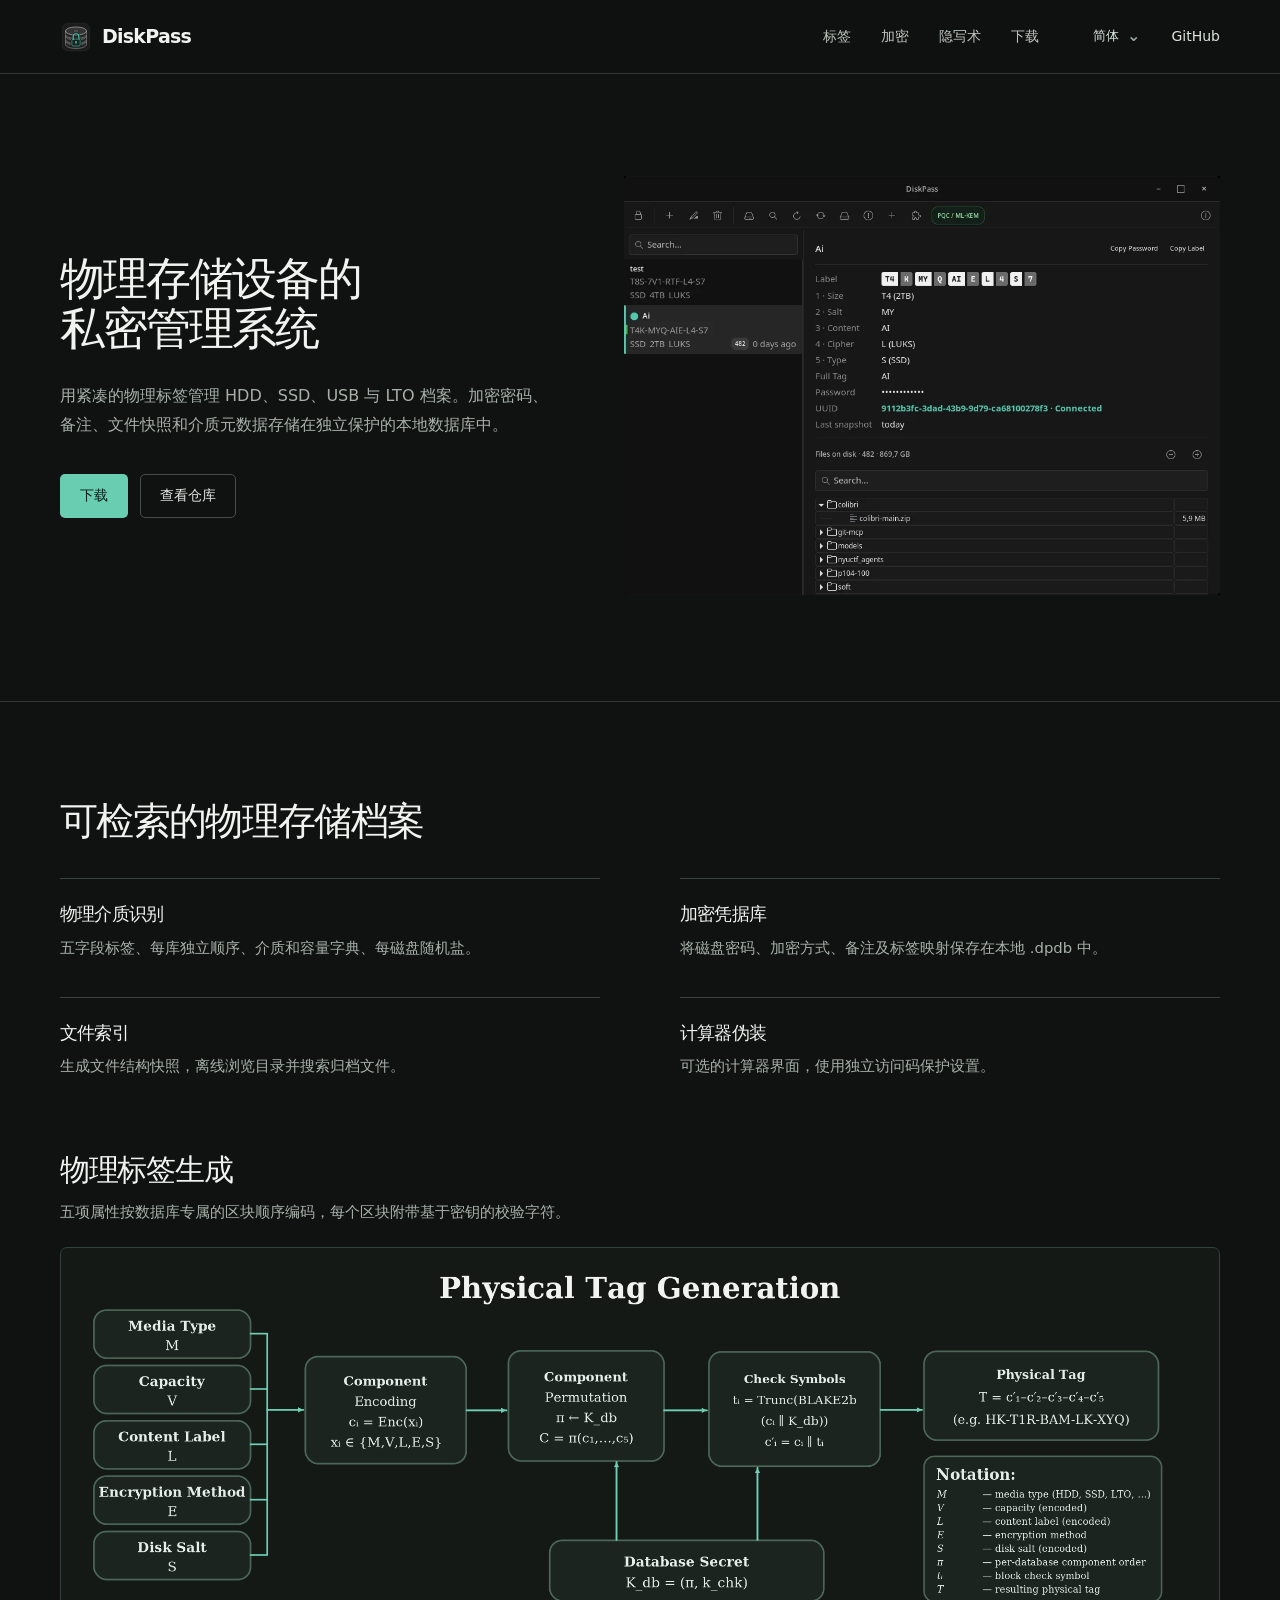
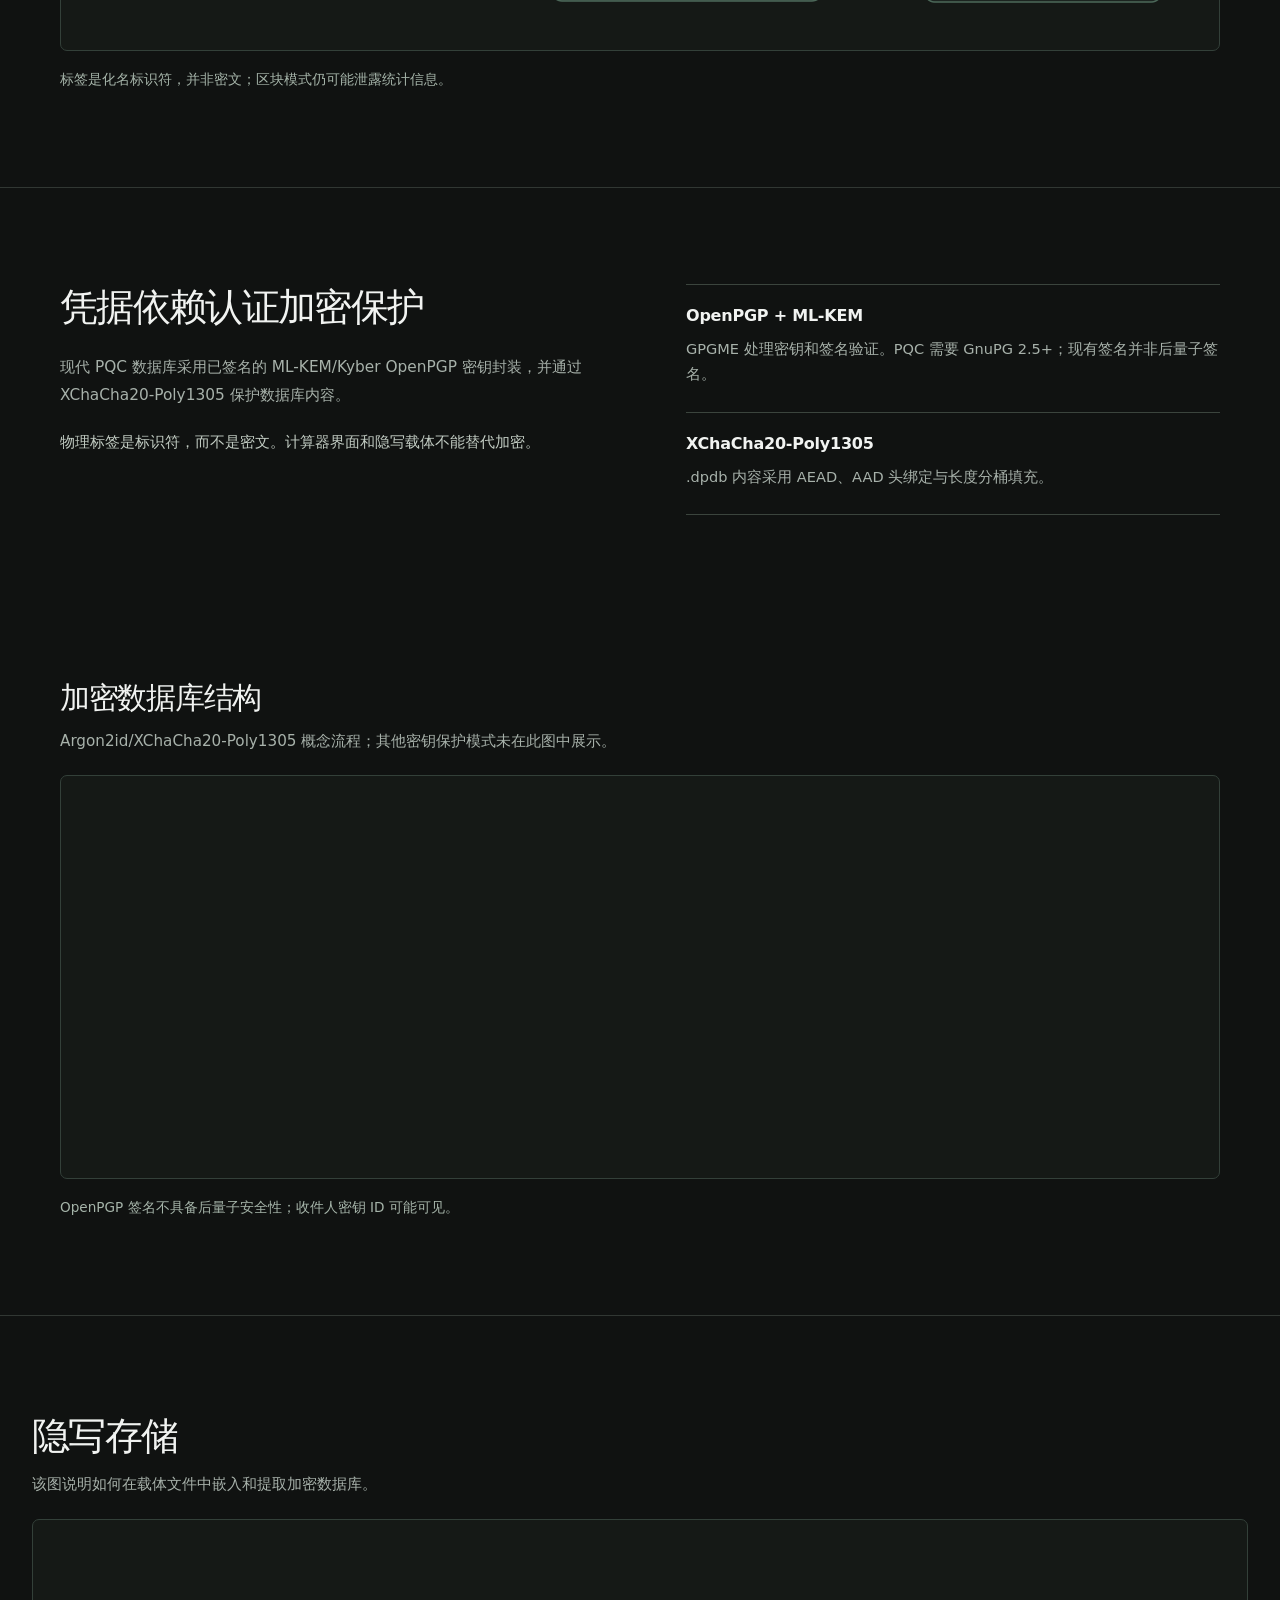
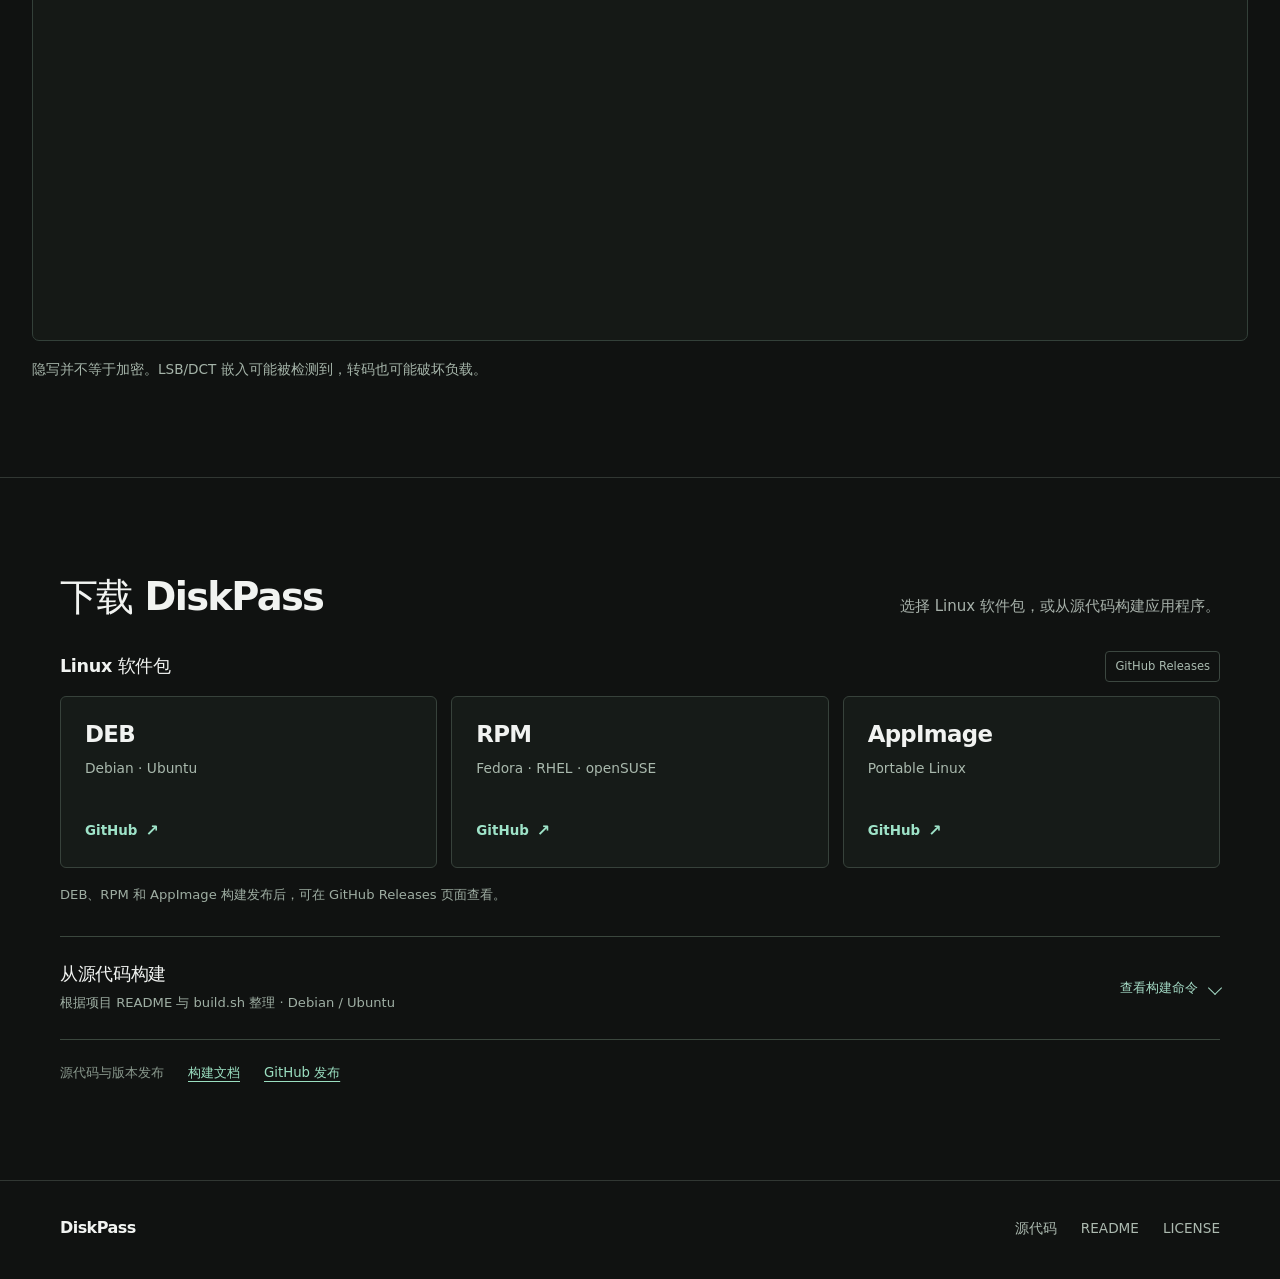
<file: zh-cn/index.html>
<!DOCTYPE html>

<html lang="zh-CN">
<head>
<meta charset="utf-8"/>
<meta content="width=device-width, initial-scale=1" name="viewport"/>
<meta content="default-src 'none'; style-src 'self'; img-src 'self'; font-src 'self'; script-src 'none'; connect-src 'none'; object-src 'none'; base-uri 'none'; form-action 'none'; upgrade-insecure-requests" http-equiv="Content-Security-Policy"/>
<meta content="no-referrer" name="referrer"/>
<meta content="index, follow, max-image-preview:large" name="robots"/>
<title>DiskPass — 离线硬盘管理、实体标签与加密密码库</title>
<meta content="DiskPass 为 HDD、SSD、USB 和 LTO 提供离线归档管理：五段式实体标签、加密的本地 .dpdb 密码数据库、文件目录索引与检索。" name="description"/>
<meta content="#141414" name="theme-color"/>
<link href="https://sergei768.github.io/Diskpass/zh-cn/" rel="canonical"/>
<link href="https://sergei768.github.io/Diskpass/" hreflang="en" rel="alternate"/>
<link href="https://sergei768.github.io/Diskpass/ru/" hreflang="ru" rel="alternate"/>
<link href="https://sergei768.github.io/Diskpass/uk/" hreflang="uk" rel="alternate"/>
<link href="https://sergei768.github.io/Diskpass/be/" hreflang="be" rel="alternate"/>
<link href="https://sergei768.github.io/Diskpass/kk/" hreflang="kk" rel="alternate"/>
<link href="https://sergei768.github.io/Diskpass/zh-cn/" hreflang="zh-CN" rel="alternate"/>
<link href="https://sergei768.github.io/Diskpass/zh-tw/" hreflang="zh-TW" rel="alternate"/>
<link href="https://sergei768.github.io/Diskpass/ja/" hreflang="ja" rel="alternate"/>
<link href="https://sergei768.github.io/Diskpass/ko/" hreflang="ko" rel="alternate"/>
<link href="https://sergei768.github.io/Diskpass/fr/" hreflang="fr" rel="alternate"/>
<link href="https://sergei768.github.io/Diskpass/de/" hreflang="de" rel="alternate"/>
<link href="https://sergei768.github.io/Diskpass/es/" hreflang="es" rel="alternate"/>
<link href="https://sergei768.github.io/Diskpass/" hreflang="x-default" rel="alternate"/>
<link href="../assets/diskpass-icon.svg" rel="icon" type="image/svg+xml"/>
<link href="../assets/site.css" rel="stylesheet"/>
<meta content="website" property="og:type"/>
<meta content="DiskPass" property="og:site_name"/>
<meta content="zh_CN" property="og:locale"/>
<meta content="DiskPass — 离线硬盘管理、实体标签与加密密码库" property="og:title"/>
<meta content="DiskPass 为 HDD、SSD、USB 和 LTO 提供离线归档管理：五段式实体标签、加密的本地 .dpdb 密码数据库、文件目录索引与检索。" property="og:description"/>
<meta content="https://sergei768.github.io/Diskpass/zh-cn/" property="og:url"/>
<meta content="https://sergei768.github.io/Diskpass/assets/diskpass-physical-drive-manager-preview.jpg" property="og:image"/>
<meta content="1200" property="og:image:width"/>
<meta content="630" property="og:image:height"/>
<meta content="DiskPass GTK3 桌面界面：磁盘档案、实体标签、UUID 和文件索引" property="og:image:alt"/>
<meta content="summary_large_image" name="twitter:card"/>
<meta content="https://sergei768.github.io/Diskpass/assets/diskpass-physical-drive-manager-preview.jpg" name="twitter:image"/>
<meta content="DiskPass GTK3 桌面界面：磁盘档案、实体标签、UUID 和文件索引" name="twitter:image:alt"/>
<meta content="DiskPass — 离线硬盘管理、实体标签与加密密码库" name="twitter:title"/>
<meta content="DiskPass 为 HDD、SSD、USB 和 LTO 提供离线归档管理：五段式实体标签、加密的本地 .dpdb 密码数据库、文件目录索引与检索。" name="twitter:description"/>
<script type="application/ld+json">{"@context":"https://schema.org","@graph":[{"@type":"WebSite","@id":"https://sergei768.github.io/Diskpass/#website","url":"https://sergei768.github.io/Diskpass/","name":"DiskPass","description":"DiskPass — offline inventory and encrypted credential catalog for physical storage media.","inLanguage":["en","ru","uk","be","kk","zh-CN","zh-TW","ja","ko","fr","de","es"]},{"@type":"SoftwareApplication","@id":"https://sergei768.github.io/Diskpass/#software","name":"DiskPass","url":"https://sergei768.github.io/Diskpass/","mainEntityOfPage":{"@id":"https://sergei768.github.io/Diskpass/zh-cn/#webpage"},"description":"DiskPass 为 HDD、SSD、USB 和 LTO 提供离线归档管理：五段式实体标签、加密的本地 .dpdb 密码数据库、文件目录索引与检索。","applicationCategory":"UtilitiesApplication","operatingSystem":"Linux","softwareRequirements":"GTK3, GPGME, libsodium; GnuPG 2.5+ with ML-KEM support for PQC databases","isAccessibleForFree":true,"codeRepository":"https://github.com/Sergei768/Diskpass","screenshot":"https://sergei768.github.io/Diskpass/assets/diskpass-gtk3-drive-manager.webp","image":"https://sergei768.github.io/Diskpass/assets/diskpass-physical-drive-manager-preview.jpg","featureList":["Five-block physical media tags","Offline disk and file inventory","Encrypted .dpdb credential database","Optional calculator interface and steganographic storage"]},{"@type":"WebPage","@id":"https://sergei768.github.io/Diskpass/zh-cn/#webpage","url":"https://sergei768.github.io/Diskpass/zh-cn/","name":"DiskPass — 离线硬盘管理、实体标签与加密密码库","description":"DiskPass 为 HDD、SSD、USB 和 LTO 提供离线归档管理：五段式实体标签、加密的本地 .dpdb 密码数据库、文件目录索引与检索。","inLanguage":"zh-CN","isPartOf":{"@id":"https://sergei768.github.io/Diskpass/#website"},"about":{"@id":"https://sergei768.github.io/Diskpass/#software"},"primaryImageOfPage":{"@type":"ImageObject","url":"https://sergei768.github.io/Diskpass/assets/diskpass-physical-drive-manager-preview.jpg"}}]}</script>
<meta content="telephone=no" name="format-detection"/></head>
<body>
<a class="skip" href="#content">跳转到主要内容</a>
<header class="header"><div class="container header-inner">
<a aria-label="DiskPass" class="brand" href="../"><img alt="" height="32" src="../assets/diskpass-icon.svg" width="32"/><span>DiskPass</span></a>
<nav aria-label="主导航" class="navlinks"><a href="#tags">标签</a><a href="#security">加密</a><a href="#steganography">隐写术</a><a href="#downloads">下载</a></nav>
<div class="nav-end"><details class="locale"><summary aria-label="语言">简体</summary><div class="localelist"><a href="../" lang="en">English</a><a href="../ru/" lang="ru">Русский</a><a href="../uk/" lang="uk">Українська</a><a href="../be/" lang="be">Беларуская</a><a href="../kk/" lang="kk">Қазақша</a><a aria-current="page" href="../zh-cn/" lang="zh-CN">简体中文</a><a href="../zh-tw/" lang="zh-TW">繁體中文</a><a href="../ja/" lang="ja">日本語</a><a href="../ko/" lang="ko">한국어</a><a href="../fr/" lang="fr">Français</a><a href="../de/" lang="de">Deutsch</a><a href="../es/" lang="es">Español</a></div></details><a class="github-link" href="https://github.com/Sergei768/Diskpass" rel="noopener noreferrer">GitHub</a></div>
</div></header>
<main id="content">
<section class="hero"><div class="container hero-grid"><div class="hero-copy">
<h1>物理存储设备的私密管理系统</h1><p class="lede">用紧凑的物理标签管理 HDD、SSD、USB 与 LTO 档案。加密密码、备注、文件快照和介质元数据存储在独立保护的本地数据库中。</p>
<div class="actions"><a class="button primary" href="#downloads">下载</a><a class="button secondary" href="https://github.com/Sergei768/Diskpass" rel="noopener noreferrer">查看仓库</a></div>
</div><figure class="app-figure"><img alt="DiskPass 应用界面：磁盘记录、实体标签、UUID 与文件目录树" decoding="async" fetchpriority="high" height="732" src="../assets/diskpass-gtk3-drive-manager.webp" width="1020"/></figure></div></section>
<section class="section" id="features"><div class="container"><h2>可检索的物理存储档案</h2><div class="feature-grid"><article class="feature"><h3>物理介质识别</h3><p>五字段标签、每库独立顺序、介质和容量字典、每磁盘随机盐。</p></article>
<article class="feature"><h3>加密凭据库</h3><p>将磁盘密码、加密方式、备注及标签映射保存在本地 .dpdb 中。</p></article>
<article class="feature"><h3>文件索引</h3><p>生成文件结构快照，离线浏览目录并搜索归档文件。</p></article>
<article class="feature"><h3>计算器伪装</h3><p>可选的计算器界面，使用独立访问码保护设置。</p></article></div><div class="diagram-wrap" id="tags"><div class="diagram-heading"><h3>物理标签生成</h3><p>五项属性按数据库专属的区块顺序编码，每个区块附带基于密钥的校验字符。</p></div>
<figure aria-label="物理标签生成" class="diagram-graphic tag-diagram"><div aria-label="可横向滚动的技术示意图" class="diagram-viewport" role="region" tabindex="0"><img alt="物理标签生成 — tags" class="diagram-asset" decoding="async" height="724" loading="lazy" src="../assets/diagrams/02_physical_tag_generation_EN.png" width="2172"/></div></figure><p class="diagram-note">标签是化名标识符，并非密文；区块模式仍可能泄露统计信息。</p></div></div></section>
<section class="section security" id="security"><div class="container security-grid"><div class="security-summary"><h2>凭据依赖认证加密保护</h2><p>现代 PQC 数据库采用已签名的 ML-KEM/Kyber OpenPGP 密钥封装，并通过 XChaCha20-Poly1305 保护数据库内容。</p><p class="security-caveat">物理标签是标识符，而不是密文。计算器界面和隐写载体不能替代加密。</p></div><div class="security-list"><article class="security-entry"><h3>OpenPGP + ML-KEM</h3><p>GPGME 处理密钥和签名验证。PQC 需要 GnuPG 2.5+；现有签名并非后量子签名。</p></article>
<article class="security-entry"><h3>XChaCha20-Poly1305</h3><p>.dpdb 内容采用 AEAD、AAD 头绑定与长度分桶填充。</p></article></div><div class="diagram-wrap cryptography-graph"><div class="diagram-heading"><h3>加密数据库结构</h3><p>Argon2id/XChaCha20-Poly1305 概念流程；其他密钥保护模式未在此图中展示。</p></div>
<figure aria-label="加密数据库结构" class="diagram-graphic crypto-diagram"><div aria-label="可横向滚动的技术示意图" class="diagram-viewport" role="region" tabindex="0"><img alt="加密数据库结构 — security" class="diagram-asset" decoding="async" height="724" loading="lazy" src="../assets/diagrams/01_database_encryption_EN.png" width="2172"/></div></figure><p class="diagram-note">OpenPGP 签名不具备后量子安全性；收件人密钥 ID 可能可见。</p></div></div></section>
<section class="section stego-section" id="steganography"><div class="container"><div class="diagram-heading"><h2>隐写存储</h2><p>该图说明如何在载体文件中嵌入和提取加密数据库。</p></div>
<figure aria-label="隐写存储" class="diagram-graphic stego-diagram"><div aria-label="可横向滚动的技术示意图" class="diagram-viewport" role="region" tabindex="0"><img alt="隐写存储 — steganography" class="diagram-asset" decoding="async" height="724" loading="lazy" src="../assets/diagrams/03_steganography_algorithm_EN.png" width="2172"/></div></figure><p class="diagram-note">隐写并不等于加密。LSB/DCT 嵌入可能被检测到，转码也可能破坏负载。</p></div></section><section class="section downloads" id="downloads"><div class="container install-container">
  <div class="install-top"><h2>下载 DiskPass</h2><p>选择 Linux 软件包，或从源代码构建应用程序。</p></div>
  <div class="install-headers"><h3 id="package-options">Linux 软件包</h3><span class="install-label">GitHub Releases</span></div>
  <div class="install-packages"><a class="install-card" target="_blank" rel="noopener noreferrer" href="https://github.com/Sergei768/Diskpass/releases" data-package="deb" aria-label="GitHub Releases"><span class="install-format">DEB</span><span class="install-compat">Debian · Ubuntu</span><span class="install-card-link">GitHub<span aria-hidden="true">↗</span></span></a><a class="install-card" target="_blank" rel="noopener noreferrer" href="https://github.com/Sergei768/Diskpass/releases" data-package="rpm" aria-label="GitHub Releases"><span class="install-format">RPM</span><span class="install-compat">Fedora · RHEL · openSUSE</span><span class="install-card-link">GitHub<span aria-hidden="true">↗</span></span></a><a class="install-card" target="_blank" rel="noopener noreferrer" href="https://github.com/Sergei768/Diskpass/releases" data-package="appimage" aria-label="GitHub Releases"><span class="install-format">AppImage</span><span class="install-compat">Portable Linux</span><span class="install-card-link">GitHub<span aria-hidden="true">↗</span></span></a></div>
  <p class="install-disclaimer">DEB、RPM 和 AppImage 构建发布后，可在 GitHub Releases 页面查看。</p>
  <details class="install-source" id="source-build">
    <summary><span class="install-source-text"><strong>从源代码构建</strong><small>根据项目 README 与 build.sh 整理 · Debian / Ubuntu</small></span><span class="install-expand">查看构建命令<span class="install-chevron" aria-hidden="true"></span></span></summary>
    <div class="install-steps">
      <div class="install-step"><h4><span>01</span>安装构建依赖</h4><pre><code>sudo apt install git build-essential pkg-config \
  libgtk-3-dev libglib2.0-dev libgpgme-dev \
  libsodium-dev libcjson-dev libjpeg-dev libwebp-dev \
  libpango1.0-dev liblzma-dev imagemagick \
  bluez fonts-dejavu-core</code></pre></div>
      <div class="install-step"><h4><span>02</span>克隆并构建</h4><pre><code>git clone https://github.com/Sergei768/Diskpass.git
cd Diskpass
chmod +x ./build.sh
./build.sh</code></pre></div>
      <div class="install-step"><h4><span>03</span>启动 DiskPass</h4><pre><code>diskpass</code></pre></div>
      <p class="install-build-note">请以普通用户运行 build.sh，不要使用 sudo。构建要求 GPGME ≥ 1.24.1；PQC 功能需要支持 ML-KEM 的 GnuPG 2.5+。旧版发行版可能缺少所需版本。</p>
    </div>
  </details>
  <div class="install-links"><span>源代码与版本发布</span><a href="https://github.com/Sergei768/Diskpass/blob/main/README.md" rel="noopener noreferrer">构建文档</a><a href="https://github.com/Sergei768/Diskpass/releases" rel="noopener noreferrer">GitHub 发布</a></div>
</div></section>
</main>
<footer class="footer"><div class="container footer-inner"><span class="footer-brand">DiskPass</span><nav aria-label="GitHub"><a href="https://github.com/Sergei768/Diskpass" rel="noopener noreferrer">源代码</a><a href="https://github.com/Sergei768/Diskpass/blob/main/README.md" rel="noopener noreferrer">README</a><a href="https://github.com/Sergei768/Diskpass/blob/main/LICENSE" rel="noopener noreferrer">LICENSE</a></nav></div></footer>
</body>
</html>
</file>
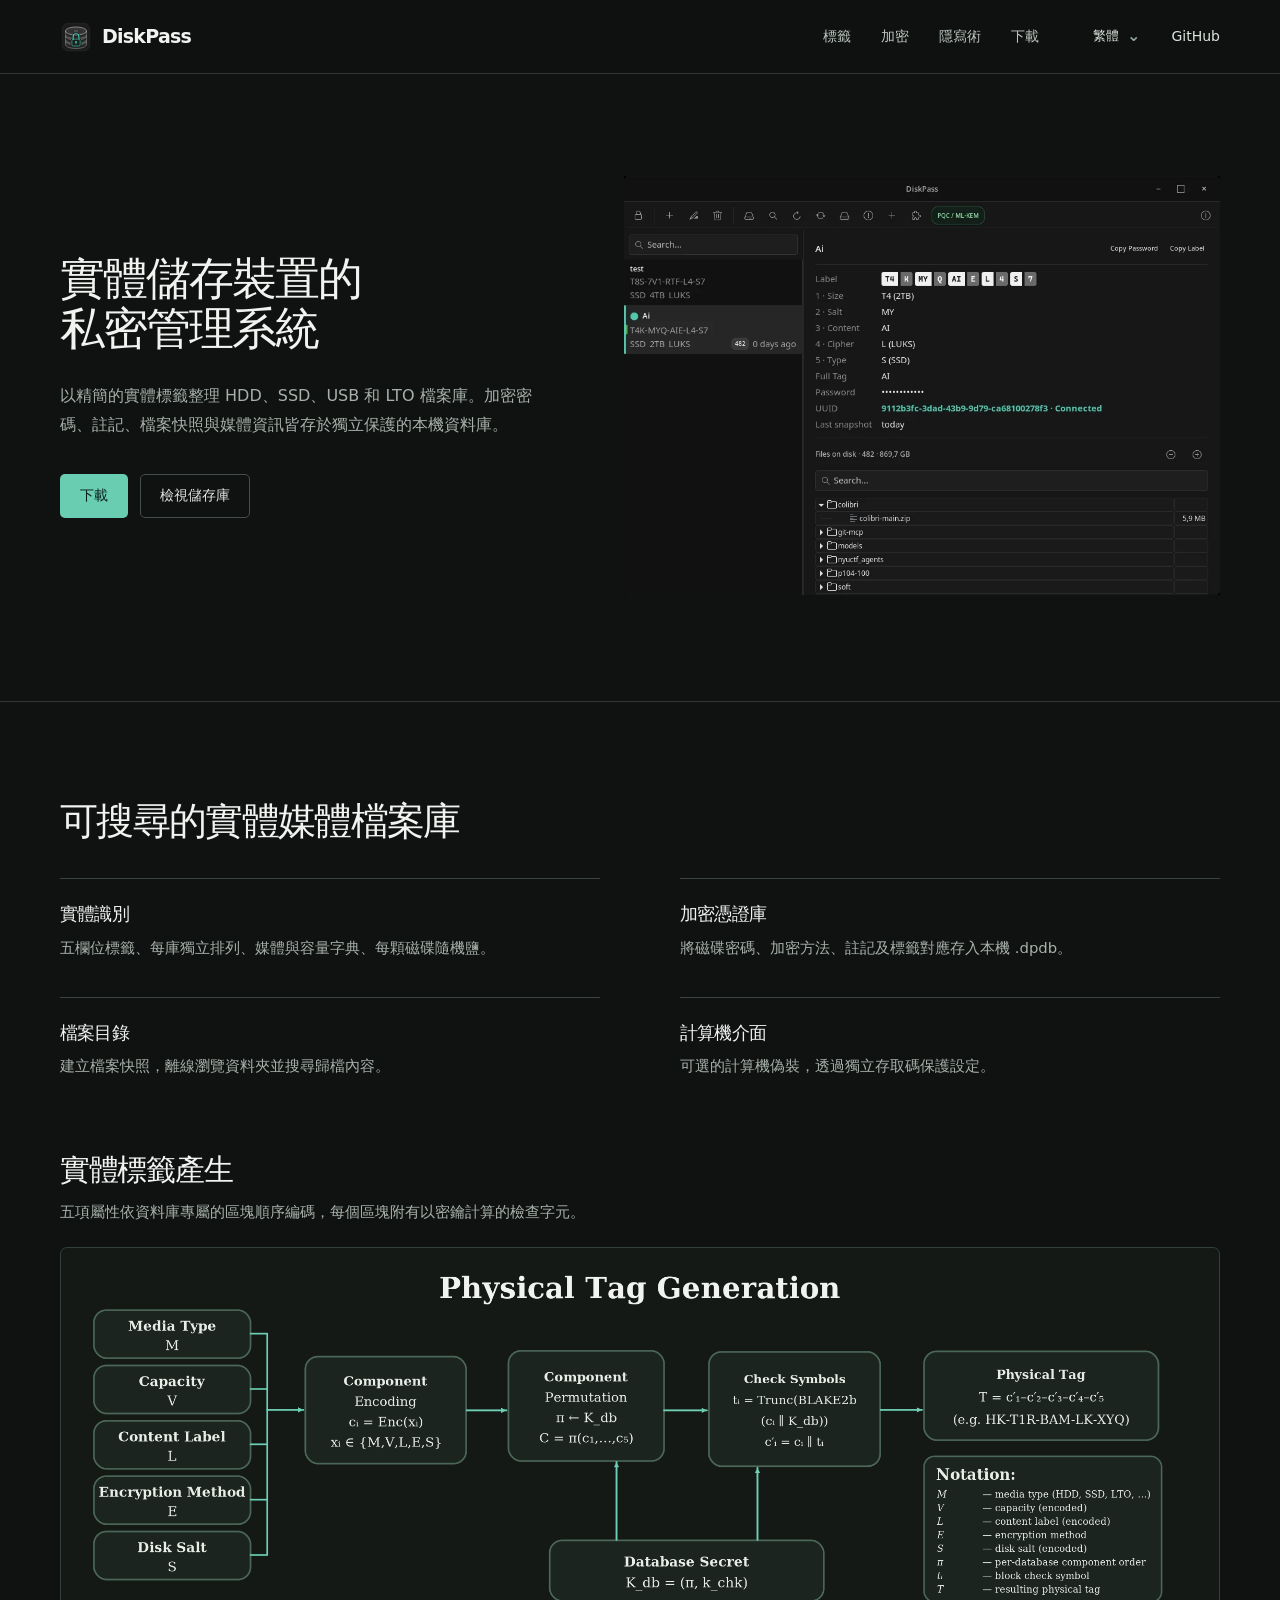
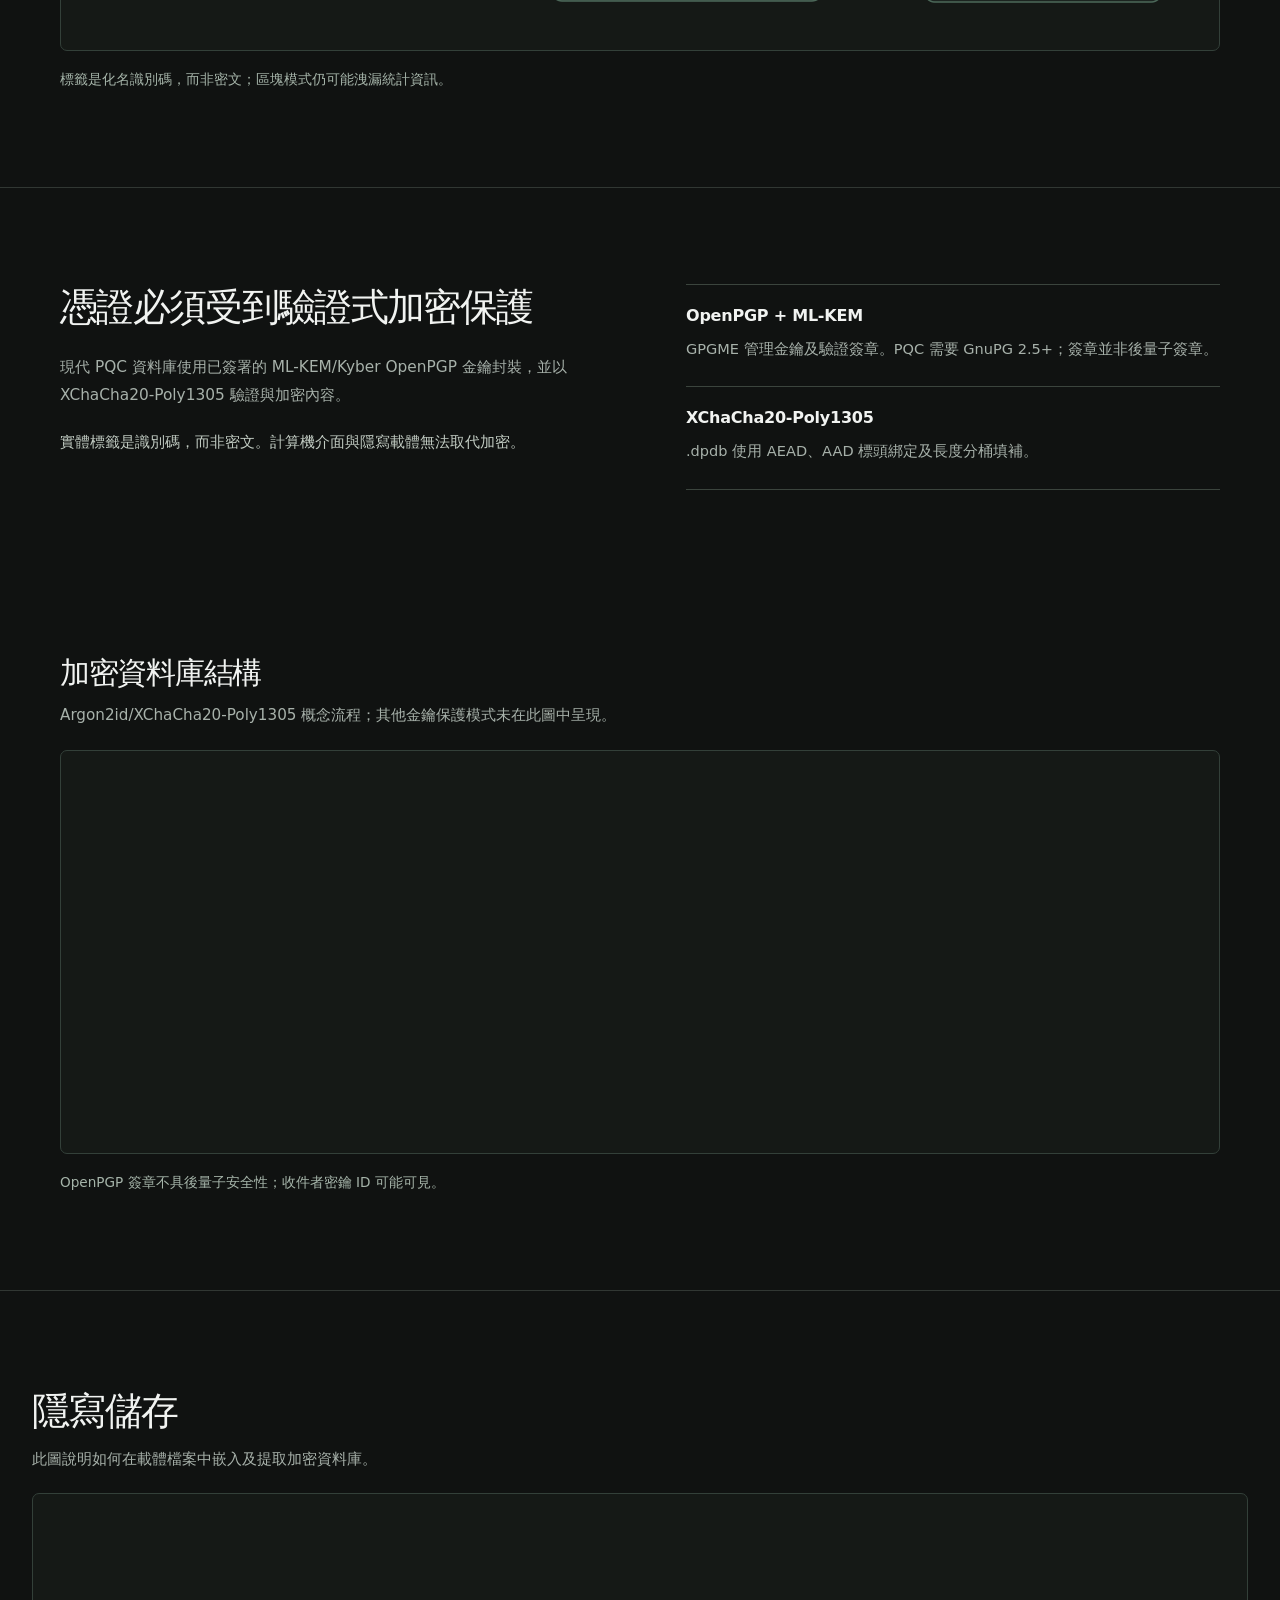
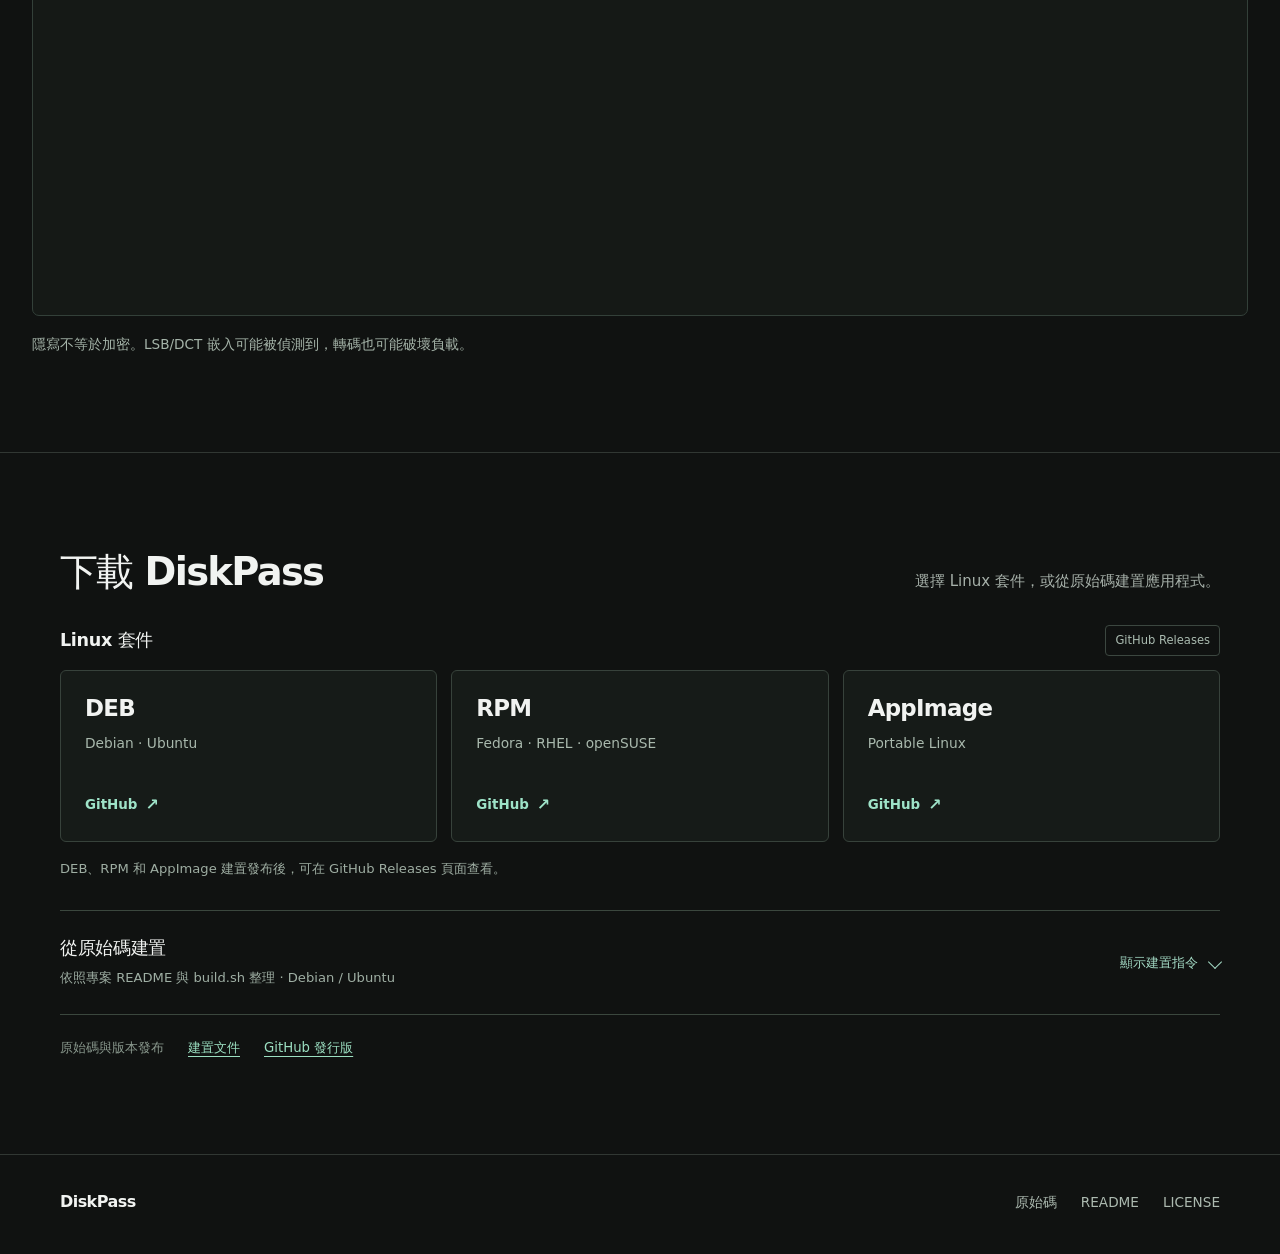
<file: zh-tw/index.html>
<!DOCTYPE html>

<html lang="zh-TW">
<head>
<meta charset="utf-8"/>
<meta content="width=device-width, initial-scale=1" name="viewport"/>
<meta content="default-src 'none'; style-src 'self'; img-src 'self'; font-src 'self'; script-src 'none'; connect-src 'none'; object-src 'none'; base-uri 'none'; form-action 'none'; upgrade-insecure-requests" http-equiv="Content-Security-Policy"/>
<meta content="no-referrer" name="referrer"/>
<meta content="index, follow, max-image-preview:large" name="robots"/>
<title>DiskPass — 離線硬碟管理、實體標籤與加密密碼庫</title>
<meta content="DiskPass 管理 HDD、SSD、USB 與 LTO 離線檔案：五段式實體標籤、加密的本機 .dpdb 密碼資料庫、檔案索引與搜尋。" name="description"/>
<meta content="#141414" name="theme-color"/>
<link href="https://sergei768.github.io/Diskpass/zh-tw/" rel="canonical"/>
<link href="https://sergei768.github.io/Diskpass/" hreflang="en" rel="alternate"/>
<link href="https://sergei768.github.io/Diskpass/ru/" hreflang="ru" rel="alternate"/>
<link href="https://sergei768.github.io/Diskpass/uk/" hreflang="uk" rel="alternate"/>
<link href="https://sergei768.github.io/Diskpass/be/" hreflang="be" rel="alternate"/>
<link href="https://sergei768.github.io/Diskpass/kk/" hreflang="kk" rel="alternate"/>
<link href="https://sergei768.github.io/Diskpass/zh-cn/" hreflang="zh-CN" rel="alternate"/>
<link href="https://sergei768.github.io/Diskpass/zh-tw/" hreflang="zh-TW" rel="alternate"/>
<link href="https://sergei768.github.io/Diskpass/ja/" hreflang="ja" rel="alternate"/>
<link href="https://sergei768.github.io/Diskpass/ko/" hreflang="ko" rel="alternate"/>
<link href="https://sergei768.github.io/Diskpass/fr/" hreflang="fr" rel="alternate"/>
<link href="https://sergei768.github.io/Diskpass/de/" hreflang="de" rel="alternate"/>
<link href="https://sergei768.github.io/Diskpass/es/" hreflang="es" rel="alternate"/>
<link href="https://sergei768.github.io/Diskpass/" hreflang="x-default" rel="alternate"/>
<link href="../assets/diskpass-icon.svg" rel="icon" type="image/svg+xml"/>
<link href="../assets/site.css" rel="stylesheet"/>
<meta content="website" property="og:type"/>
<meta content="DiskPass" property="og:site_name"/>
<meta content="zh_TW" property="og:locale"/>
<meta content="DiskPass — 離線硬碟管理、實體標籤與加密密碼庫" property="og:title"/>
<meta content="DiskPass 管理 HDD、SSD、USB 與 LTO 離線檔案：五段式實體標籤、加密的本機 .dpdb 密碼資料庫、檔案索引與搜尋。" property="og:description"/>
<meta content="https://sergei768.github.io/Diskpass/zh-tw/" property="og:url"/>
<meta content="https://sergei768.github.io/Diskpass/assets/diskpass-physical-drive-manager-preview.jpg" property="og:image"/>
<meta content="1200" property="og:image:width"/>
<meta content="630" property="og:image:height"/>
<meta content="DiskPass GTK3 桌面介面：磁碟記錄、實體標籤、UUID 與檔案索引" property="og:image:alt"/>
<meta content="summary_large_image" name="twitter:card"/>
<meta content="https://sergei768.github.io/Diskpass/assets/diskpass-physical-drive-manager-preview.jpg" name="twitter:image"/>
<meta content="DiskPass GTK3 桌面介面：磁碟記錄、實體標籤、UUID 與檔案索引" name="twitter:image:alt"/>
<meta content="DiskPass — 離線硬碟管理、實體標籤與加密密碼庫" name="twitter:title"/>
<meta content="DiskPass 管理 HDD、SSD、USB 與 LTO 離線檔案：五段式實體標籤、加密的本機 .dpdb 密碼資料庫、檔案索引與搜尋。" name="twitter:description"/>
<script type="application/ld+json">{"@context":"https://schema.org","@graph":[{"@type":"WebSite","@id":"https://sergei768.github.io/Diskpass/#website","url":"https://sergei768.github.io/Diskpass/","name":"DiskPass","description":"DiskPass — offline inventory and encrypted credential catalog for physical storage media.","inLanguage":["en","ru","uk","be","kk","zh-CN","zh-TW","ja","ko","fr","de","es"]},{"@type":"SoftwareApplication","@id":"https://sergei768.github.io/Diskpass/#software","name":"DiskPass","url":"https://sergei768.github.io/Diskpass/","mainEntityOfPage":{"@id":"https://sergei768.github.io/Diskpass/zh-tw/#webpage"},"description":"DiskPass 管理 HDD、SSD、USB 與 LTO 離線檔案：五段式實體標籤、加密的本機 .dpdb 密碼資料庫、檔案索引與搜尋。","applicationCategory":"UtilitiesApplication","operatingSystem":"Linux","softwareRequirements":"GTK3, GPGME, libsodium; GnuPG 2.5+ with ML-KEM support for PQC databases","isAccessibleForFree":true,"codeRepository":"https://github.com/Sergei768/Diskpass","screenshot":"https://sergei768.github.io/Diskpass/assets/diskpass-gtk3-drive-manager.webp","image":"https://sergei768.github.io/Diskpass/assets/diskpass-physical-drive-manager-preview.jpg","featureList":["Five-block physical media tags","Offline disk and file inventory","Encrypted .dpdb credential database","Optional calculator interface and steganographic storage"]},{"@type":"WebPage","@id":"https://sergei768.github.io/Diskpass/zh-tw/#webpage","url":"https://sergei768.github.io/Diskpass/zh-tw/","name":"DiskPass — 離線硬碟管理、實體標籤與加密密碼庫","description":"DiskPass 管理 HDD、SSD、USB 與 LTO 離線檔案：五段式實體標籤、加密的本機 .dpdb 密碼資料庫、檔案索引與搜尋。","inLanguage":"zh-TW","isPartOf":{"@id":"https://sergei768.github.io/Diskpass/#website"},"about":{"@id":"https://sergei768.github.io/Diskpass/#software"},"primaryImageOfPage":{"@type":"ImageObject","url":"https://sergei768.github.io/Diskpass/assets/diskpass-physical-drive-manager-preview.jpg"}}]}</script>
<meta content="telephone=no" name="format-detection"/></head>
<body>
<a class="skip" href="#content">跳至主要內容</a>
<header class="header"><div class="container header-inner">
<a aria-label="DiskPass" class="brand" href="../"><img alt="" height="32" src="../assets/diskpass-icon.svg" width="32"/><span>DiskPass</span></a>
<nav aria-label="主導覽" class="navlinks"><a href="#tags">標籤</a><a href="#security">加密</a><a href="#steganography">隱寫術</a><a href="#downloads">下載</a></nav>
<div class="nav-end"><details class="locale"><summary aria-label="語言">繁體</summary><div class="localelist"><a href="../" lang="en">English</a><a href="../ru/" lang="ru">Русский</a><a href="../uk/" lang="uk">Українська</a><a href="../be/" lang="be">Беларуская</a><a href="../kk/" lang="kk">Қазақша</a><a href="../zh-cn/" lang="zh-CN">简体中文</a><a aria-current="page" href="../zh-tw/" lang="zh-TW">繁體中文</a><a href="../ja/" lang="ja">日本語</a><a href="../ko/" lang="ko">한국어</a><a href="../fr/" lang="fr">Français</a><a href="../de/" lang="de">Deutsch</a><a href="../es/" lang="es">Español</a></div></details><a class="github-link" href="https://github.com/Sergei768/Diskpass" rel="noopener noreferrer">GitHub</a></div>
</div></header>
<main id="content">
<section class="hero"><div class="container hero-grid"><div class="hero-copy">
<h1>實體儲存裝置的私密管理系統</h1><p class="lede">以精簡的實體標籤整理 HDD、SSD、USB 和 LTO 檔案庫。加密密碼、註記、檔案快照與媒體資訊皆存於獨立保護的本機資料庫。</p>
<div class="actions"><a class="button primary" href="#downloads">下載</a><a class="button secondary" href="https://github.com/Sergei768/Diskpass" rel="noopener noreferrer">檢視儲存庫</a></div>
</div><figure class="app-figure"><img alt="DiskPass 應用介面：磁碟記錄、實體標籤、UUID 與檔案目錄樹" decoding="async" fetchpriority="high" height="732" src="../assets/diskpass-gtk3-drive-manager.webp" width="1020"/></figure></div></section>
<section class="section" id="features"><div class="container"><h2>可搜尋的實體媒體檔案庫</h2><div class="feature-grid"><article class="feature"><h3>實體識別</h3><p>五欄位標籤、每庫獨立排列、媒體與容量字典、每顆磁碟隨機鹽。</p></article>
<article class="feature"><h3>加密憑證庫</h3><p>將磁碟密碼、加密方法、註記及標籤對應存入本機 .dpdb。</p></article>
<article class="feature"><h3>檔案目錄</h3><p>建立檔案快照，離線瀏覽資料夾並搜尋歸檔內容。</p></article>
<article class="feature"><h3>計算機介面</h3><p>可選的計算機偽裝，透過獨立存取碼保護設定。</p></article></div><div class="diagram-wrap" id="tags"><div class="diagram-heading"><h3>實體標籤產生</h3><p>五項屬性依資料庫專屬的區塊順序編碼，每個區塊附有以密鑰計算的檢查字元。</p></div>
<figure aria-label="實體標籤產生" class="diagram-graphic tag-diagram"><div aria-label="可水平捲動的技術示意圖" class="diagram-viewport" role="region" tabindex="0"><img alt="實體標籤產生 — tags" class="diagram-asset" decoding="async" height="724" loading="lazy" src="../assets/diagrams/02_physical_tag_generation_EN.png" width="2172"/></div></figure><p class="diagram-note">標籤是化名識別碼，而非密文；區塊模式仍可能洩漏統計資訊。</p></div></div></section>
<section class="section security" id="security"><div class="container security-grid"><div class="security-summary"><h2>憑證必須受到驗證式加密保護</h2><p>現代 PQC 資料庫使用已簽署的 ML-KEM/Kyber OpenPGP 金鑰封裝，並以 XChaCha20-Poly1305 驗證與加密內容。</p><p class="security-caveat">實體標籤是識別碼，而非密文。計算機介面與隱寫載體無法取代加密。</p></div><div class="security-list"><article class="security-entry"><h3>OpenPGP + ML-KEM</h3><p>GPGME 管理金鑰及驗證簽章。PQC 需要 GnuPG 2.5+；簽章並非後量子簽章。</p></article>
<article class="security-entry"><h3>XChaCha20-Poly1305</h3><p>.dpdb 使用 AEAD、AAD 標頭綁定及長度分桶填補。</p></article></div><div class="diagram-wrap cryptography-graph"><div class="diagram-heading"><h3>加密資料庫結構</h3><p>Argon2id/XChaCha20-Poly1305 概念流程；其他金鑰保護模式未在此圖中呈現。</p></div>
<figure aria-label="加密資料庫結構" class="diagram-graphic crypto-diagram"><div aria-label="可水平捲動的技術示意圖" class="diagram-viewport" role="region" tabindex="0"><img alt="加密資料庫結構 — security" class="diagram-asset" decoding="async" height="724" loading="lazy" src="../assets/diagrams/01_database_encryption_EN.png" width="2172"/></div></figure><p class="diagram-note">OpenPGP 簽章不具後量子安全性；收件者密鑰 ID 可能可見。</p></div></div></section>
<section class="section stego-section" id="steganography"><div class="container"><div class="diagram-heading"><h2>隱寫儲存</h2><p>此圖說明如何在載體檔案中嵌入及提取加密資料庫。</p></div>
<figure aria-label="隱寫儲存" class="diagram-graphic stego-diagram"><div aria-label="可水平捲動的技術示意圖" class="diagram-viewport" role="region" tabindex="0"><img alt="隱寫儲存 — steganography" class="diagram-asset" decoding="async" height="724" loading="lazy" src="../assets/diagrams/03_steganography_algorithm_EN.png" width="2172"/></div></figure><p class="diagram-note">隱寫不等於加密。LSB/DCT 嵌入可能被偵測到，轉碼也可能破壞負載。</p></div></section><section class="section downloads" id="downloads"><div class="container install-container">
  <div class="install-top"><h2>下載 DiskPass</h2><p>選擇 Linux 套件，或從原始碼建置應用程式。</p></div>
  <div class="install-headers"><h3 id="package-options">Linux 套件</h3><span class="install-label">GitHub Releases</span></div>
  <div class="install-packages"><a class="install-card" target="_blank" rel="noopener noreferrer" href="https://github.com/Sergei768/Diskpass/releases" data-package="deb" aria-label="GitHub Releases"><span class="install-format">DEB</span><span class="install-compat">Debian · Ubuntu</span><span class="install-card-link">GitHub<span aria-hidden="true">↗</span></span></a><a class="install-card" target="_blank" rel="noopener noreferrer" href="https://github.com/Sergei768/Diskpass/releases" data-package="rpm" aria-label="GitHub Releases"><span class="install-format">RPM</span><span class="install-compat">Fedora · RHEL · openSUSE</span><span class="install-card-link">GitHub<span aria-hidden="true">↗</span></span></a><a class="install-card" target="_blank" rel="noopener noreferrer" href="https://github.com/Sergei768/Diskpass/releases" data-package="appimage" aria-label="GitHub Releases"><span class="install-format">AppImage</span><span class="install-compat">Portable Linux</span><span class="install-card-link">GitHub<span aria-hidden="true">↗</span></span></a></div>
  <p class="install-disclaimer">DEB、RPM 和 AppImage 建置發布後，可在 GitHub Releases 頁面查看。</p>
  <details class="install-source" id="source-build">
    <summary><span class="install-source-text"><strong>從原始碼建置</strong><small>依照專案 README 與 build.sh 整理 · Debian / Ubuntu</small></span><span class="install-expand">顯示建置指令<span class="install-chevron" aria-hidden="true"></span></span></summary>
    <div class="install-steps">
      <div class="install-step"><h4><span>01</span>安裝建置相依套件</h4><pre><code>sudo apt install git build-essential pkg-config \
  libgtk-3-dev libglib2.0-dev libgpgme-dev \
  libsodium-dev libcjson-dev libjpeg-dev libwebp-dev \
  libpango1.0-dev liblzma-dev imagemagick \
  bluez fonts-dejavu-core</code></pre></div>
      <div class="install-step"><h4><span>02</span>複製並建置</h4><pre><code>git clone https://github.com/Sergei768/Diskpass.git
cd Diskpass
chmod +x ./build.sh
./build.sh</code></pre></div>
      <div class="install-step"><h4><span>03</span>啟動 DiskPass</h4><pre><code>diskpass</code></pre></div>
      <p class="install-build-note">請以一般使用者執行 build.sh，不要使用 sudo。建置需要 GPGME ≥ 1.24.1；PQC 功能需要支援 ML-KEM 的 GnuPG 2.5+。較舊的發行版可能缺少所需版本。</p>
    </div>
  </details>
  <div class="install-links"><span>原始碼與版本發布</span><a href="https://github.com/Sergei768/Diskpass/blob/main/README.md" rel="noopener noreferrer">建置文件</a><a href="https://github.com/Sergei768/Diskpass/releases" rel="noopener noreferrer">GitHub 發行版</a></div>
</div></section>
</main>
<footer class="footer"><div class="container footer-inner"><span class="footer-brand">DiskPass</span><nav aria-label="GitHub"><a href="https://github.com/Sergei768/Diskpass" rel="noopener noreferrer">原始碼</a><a href="https://github.com/Sergei768/Diskpass/blob/main/README.md" rel="noopener noreferrer">README</a><a href="https://github.com/Sergei768/Diskpass/blob/main/LICENSE" rel="noopener noreferrer">LICENSE</a></nav></div></footer>
</body>
</html>
</file>
<file: assets/site.css>
:root {color-scheme:dark;--bg:#101211;--surface:#171a18;--line:#313733;--text:#f1f3f1;--muted:#a7b1aa;--accent:#6dd0b5;--max:1160px;font-family:system-ui,-apple-system,"Segoe UI",Roboto,"Noto Sans",Arial,sans-serif;font-synthesis:none}
*{box-sizing:border-box}
html{scroll-behavior:smooth;scroll-padding-top:92px}
body{margin:0;background:var(--bg);color:var(--text);font-size:16px;line-height:1.65;-webkit-font-smoothing:antialiased}
::selection{background:#2e6b58;color:#fff}
a{color:inherit;text-decoration:none}
a:focus-visible,summary:focus-visible{outline:2px solid var(--accent);outline-offset:4px}
img{display:block;max-width:100%;height:auto}
h1,h2,h3,p,figure{margin:0}
h1,h2,h3{font-weight:640;letter-spacing:-.043em;line-height:1.18;overflow-wrap:normal;word-break:normal;hyphens:none}
p{color:var(--muted)}
.container{width:min(calc(100% - 64px),var(--max));margin-inline:auto}
.skip{position:absolute;top:-100px;left:16px;padding:10px 14px;background:#eee;color:#111;z-index:30}.skip:focus{top:16px}
.header{position:sticky;top:0;z-index:10;border-bottom:1px solid var(--line);background:#101211f5;backdrop-filter:blur(12px)}
.header-inner{min-height:73px;display:flex;align-items:center;gap:38px}
.brand{display:inline-flex;gap:10px;align-items:center;white-space:nowrap;font-size:1.19rem;font-weight:700;letter-spacing:-.04em}.brand img{width:32px;height:32px}
.navlinks{display:flex;align-items:center;gap:30px;margin-left:auto;font-size:.875rem;color:#bcc5be}
.navlinks a:hover,.footer a:hover,.github-link:hover{color:var(--accent)}
.nav-end{display:flex;align-items:center;gap:27px;margin-left:12px;font-size:.875rem}
.github-link{color:#dce4dd}
.locale{position:relative}
.locale summary{list-style:none;display:flex;align-items:center;gap:8px;cursor:pointer;color:#dde6df;padding:8px 4px;font-size:.84rem;font-weight:650}
.locale summary::-webkit-details-marker{display:none}
.locale summary:after{content:'⌄';font-size:1rem;line-height:1;color:#95a69b}
.localelist{position:absolute;right:0;top:calc(100% + 10px);width:198px;max-height:min(380px,75vh);overflow:auto;background:#202420;border:1px solid #454e48;border-radius:6px;padding:7px;box-shadow:0 20px 40px #0008}
.localelist a{display:block;padding:7px 11px;font-size:.85rem;border-radius:4px;color:#d8dfda}
.localelist a:hover,.localelist a[aria-current=page]{background:#2d3b33;color:#a6f1d8}
.hero{padding:102px 0 106px}
.hero-grid{display:grid;grid-template-columns:minmax(0,.91fr) minmax(0,1.09fr);align-items:center;gap:66px}
.hero-copy{min-width:0}
h1{font-size:clamp(2.5rem,4.1vw,4.25rem);line-height:1.1;letter-spacing:-.055em;max-width:650px}
h1 span{color:var(--text)}
.lede{margin-top:28px;max-width:590px;line-height:1.8;font-size:1rem}
.actions{display:flex;flex-wrap:wrap;gap:12px;margin-top:34px}
.button{display:inline-flex;align-items:center;justify-content:center;min-height:44px;padding:10px 19px;font-size:.88rem;font-weight:650;border-radius:5px;line-height:1.3;border:1px solid transparent}
.primary{background:#69cdb2;color:#082019}.primary:hover{background:#8be1c7}
.secondary{border-color:#454e48;background:transparent;color:#e3e7e3}.secondary:hover{background:#1d2420}
.app-figure{min-width:0;border:0;border-radius:0;overflow:hidden;background:transparent;box-shadow:none}
.app-figure img{width:102%;max-width:none;height:auto;margin:-1.2% -1% -1.7%}
.section{padding:96px 0;border-top:1px solid var(--line)}
h2{font-size:clamp(2rem,3vw,3.02rem);max-width:690px;margin-bottom:35px}
h3{font-size:1.12rem;margin-bottom:10px}
.feature-grid{display:grid;grid-template-columns:repeat(2,minmax(0,1fr));column-gap:80px;row-gap:36px}
.feature{border-top:1px solid #3b443d;padding-top:24px}
.feature p{max-width:480px;font-size:.93rem;line-height:1.75}
.security-grid>*{min-width:0}
.security-grid{display:grid;grid-template-columns:minmax(0,1fr) minmax(0,1fr);gap:92px}
.security-summary h2{margin-bottom:25px}
.security-summary>p{font-size:.96rem;line-height:1.8;margin-bottom:20px}
.security-caveat{color:#c2ccc3}
.security-list{border-top:1px solid #3b443d}
.security-entry{padding:22px 0 25px;border-bottom:1px solid #3b443d}
.security-entry h3{font-size:1rem;letter-spacing:-.014em}
.security-entry p{font-size:.91rem;line-height:1.75}
.package-list{border-top:1px solid #3b443d}
.package-item{display:grid;grid-template-columns:1fr 2fr auto;align-items:center;gap:20px;padding:23px 1px;border-bottom:1px solid #3b443d}
.package-item strong{font-size:1rem;letter-spacing:-.014em}
.package-item span{color:#aebbb1;font-size:.9rem}
.package-item .unavailable{color:#b0bcb4;font-size:.83rem}
.download-note{font-size:.88rem;margin-top:25px;line-height:1.7}
.download-note a{color:#a5e6ce;text-decoration:underline;text-underline-offset:4px}
.footer{border-top:1px solid var(--line);padding:34px 0 38px}
.footer-inner{display:flex;align-items:center;justify-content:space-between;gap:25px}
.footer-brand{font-weight:680;letter-spacing:-.035em}
.footer nav{display:flex;flex-wrap:wrap;gap:24px;color:#acbab0;font-size:.85rem}
@media(max-width:980px){.hero-grid{grid-template-columns:1fr;gap:48px}.hero-copy{max-width:730px}.app-figure{max-width:790px}.security-grid{gap:52px}.header-inner{gap:20px}.navlinks{gap:20px}.nav-end{gap:15px}}
@media(max-width:760px){.navlinks{display:none}.nav-end{margin-left:auto}.hero{padding:76px 0}.section{padding:75px 0}.security-grid{grid-template-columns:1fr;gap:25px}.feature-grid{column-gap:30px}}
@media(max-width:600px){.container{width:min(calc(100% - 36px),var(--max))}.header-inner{min-height:65px}.hero{padding:55px 0 65px}.hero-grid{gap:35px}h1{font-size:clamp(2.3rem,9vw,3.15rem)}.lede{margin-top:23px;font-size:.95rem}.actions{margin-top:27px}.button{padding:11px 15px}.section{padding:63px 0}h2{margin-bottom:28px;font-size:clamp(1.95rem,7.3vw,2.45rem)}.feature-grid{grid-template-columns:1fr;row-gap:25px}.feature{padding-top:21px}.package-item{grid-template-columns:1fr auto;gap:3px 12px;padding:19px 0}.package-item>span:nth-child(2){grid-column:1;grid-row:2}.package-item .unavailable{grid-column:2;grid-row:1 / span 2}.footer-inner{align-items:flex-start;flex-direction:column}.footer nav{gap:20px}}
@media(max-width:360px){.github-link{display:none}.header-inner{gap:12px}.actions{gap:9px}.button{font-size:.84rem}.localelist{right:-3px}}
@media(prefers-reduced-motion:reduce){html{scroll-behavior:auto}}



.diagram-wrap{margin-top:72px}
.cryptography-graph{grid-column:1 / -1}
.diagram-heading{max-width:860px;margin-bottom:24px}
.diagram-heading h2,.diagram-heading h3{margin:0 0 11px;line-height:1.25}
.diagram-heading h3{font-size:clamp(1.45rem,2.35vw,2.08rem)}
.diagram-heading p{font-size:.95rem;line-height:1.8;max-width:790px}
.technical-diagram{margin:0;min-width:0;background:#151916;border:1px solid #333e37;border-radius:7px;padding:38px 40px;color:#e7eee8}
.diagram-note{max-width:900px;margin-top:17px;font-size:.85rem;line-height:1.7;color:#a5b4a9}
.graph-node{min-width:0;display:flex;flex-direction:column;justify-content:center;align-items:center;text-align:center;border:1px solid #435249;background:#1c2420;border-radius:5px;padding:16px 15px;gap:6px;overflow-wrap:anywhere}
.graph-node strong{color:#f1f5f2;font-weight:650;font-size:.98rem;line-height:1.35}
.graph-node span{color:#afc0b4;font-size:.77rem;line-height:1.5}
.graph-node .formula{font-size:1.2rem;font-weight:640;font-family:ui-monospace,"DejaVu Sans Mono",monospace;letter-spacing:-.025em;color:#9de7ca}
.flow-arrow{position:relative;display:block;flex:none;width:36px;height:24px;align-self:center}
.flow-arrow:before{content:'';position:absolute;left:0;right:7px;top:11px;border-top:1px solid #6fb99d}
.flow-arrow:after{content:'';position:absolute;right:2px;top:7px;width:7px;height:7px;border-right:1px solid #6fb99d;border-top:1px solid #6fb99d;transform:rotate(45deg)}
.flow-stem{width:1px;height:32px;margin:0 auto;background:#6fb99d;position:relative}
.flow-stem:after{content:'';position:absolute;bottom:0;left:-3px;width:6px;height:6px;border-right:1px solid #6fb99d;border-bottom:1px solid #6fb99d;transform:rotate(45deg)}

.tag-fields{display:grid;grid-template-columns:repeat(5,minmax(0,1fr));gap:10px;max-width:920px;margin:auto}
.tag-field{min-width:0;display:flex;align-items:center;justify-content:center;flex-direction:column;gap:4px;text-align:center;border:1px solid #39443c;border-radius:4px;background:#191f1b;padding:14px 9px;min-height:83px}
.tag-field code{font-size:1rem;line-height:1.1;color:#9ae5c8;font-family:ui-monospace,Consolas,monospace;font-weight:650}
.tag-field span{font-size:.79rem;color:#b9c7bc;line-height:1.4;overflow-wrap:anywhere}
.tag-path{display:flex;align-items:stretch;justify-content:center;gap:12px;max-width:940px;margin:auto}
.tag-path .graph-node{min-height:103px;flex:1}
.tag-path .tag-end{flex:1.45;border-color:#568b71;background:#21382e}
.tag-example{font-family:ui-monospace,Consolas,monospace;font-size:clamp(.78rem,1.4vw,1.05rem)!important;letter-spacing:-.025em;color:#b0f2d8!important;overflow-wrap:anywhere}

.crypto-diagram{padding:38px 39px 29px}
.crypto-lanes{display:grid;grid-template-columns:1fr;gap:14px}
.crypto-lane{min-width:0;display:grid;grid-template-columns:minmax(0,1fr) 36px minmax(0,1.28fr) 36px minmax(0,1.08fr);gap:12px;align-items:stretch}
.crypto-lane>.graph-node{min-height:98px}
.crypto-lane .crypto-process{background:#202b25;border-color:#496956}
.crypto-lane .crypto-result{background:#19221d}
.crypto-join{height:42px;max-width:83%;border-bottom:1px solid #6fb99d;border-left:1px solid #6fb99d;border-right:1px solid #6fb99d;margin:0 auto 31px;position:relative;border-top:0}
.crypto-join:before{content:'';position:absolute;left:50%;bottom:-30px;height:30px;width:1px;background:#6fb99d}
.crypto-join:after{content:'';position:absolute;left:calc(50% - 3px);bottom:-29px;width:6px;height:6px;border-right:1px solid #6fb99d;border-bottom:1px solid #6fb99d;transform:rotate(45deg)}
.crypto-final{width:min(390px,100%);min-height:82px;margin:0 auto;background:#21382e;border-color:#568b71}
.crypto-final>strong{font-size:1.25rem;font-family:ui-monospace,Consolas,monospace;color:#a9f3d5}

.stego-diagram{padding:34px 40px}
.stego-main,.stego-final,.stego-selector{max-width:460px;min-height:72px;margin:auto}
.stego-selector{background:#1f2923;border-color:#496956}
.stego-selector span{font-family:ui-monospace,Consolas,monospace}
.stego-main strong{font-family:ui-monospace,Consolas,monospace;color:#b4f3d9}
.stego-routes{display:grid;grid-template-columns:repeat(2,minmax(0,1fr));gap:12px 20px;position:relative}
.stego-routes:before{content:'';position:absolute;top:-1px;left:25%;right:25%;height:1px;background:#6fb99d}
.stego-route{min-width:0;display:grid;grid-template-columns:minmax(0,1fr) 28px minmax(0,1fr);gap:10px;align-items:stretch;border:1px solid #3d4b40;background:#1a201b;border-radius:5px;padding:15px;position:relative}
.stego-route:before{content:'';position:absolute;top:-7px;left:50%;height:7px;width:1px;background:#6fb99d}
.stego-file{min-width:0;display:flex;flex-direction:column;justify-content:center;gap:5px}
.stego-file strong{font-size:.93rem;color:#f0f4ef;line-height:1.4;overflow-wrap:anywhere}
.stego-file span{font-size:.75rem;color:#acbcb0;line-height:1.5}
.stego-method{min-width:0;display:flex;align-items:center;justify-content:center;text-align:center;font-size:.86rem;font-weight:620;color:#a6e4c9;line-height:1.4;overflow-wrap:anywhere}
.stego-route .flow-arrow{width:28px}
.stego-final{background:#21382e;border-color:#568b71}
.stego-final strong{color:#bbf3da}
@media(max-width:1050px){.technical-diagram{padding:30px 24px}.tag-path{gap:5px}.crypto-lane{gap:6px;grid-template-columns:minmax(0,1fr) 28px minmax(0,1.25fr) 28px minmax(0,1fr)}.flow-arrow{width:28px}}
@media(max-width:760px){.diagram-wrap{margin-top:52px}.technical-diagram{padding:26px 18px}.tag-fields{gap:6px}.tag-field{min-height:76px;padding:10px 5px}.tag-field span{font-size:.72rem}.tag-path .graph-node{padding:13px 8px}.tag-example{font-size:.77rem!important}.crypto-lane{gap:5px;grid-template-columns:minmax(0,1fr) 24px minmax(0,1fr) 24px minmax(0,1fr)}.crypto-lane .graph-node{padding:10px 6px}.crypto-lane .graph-node strong{font-size:.81rem}.crypto-lane .graph-node span{font-size:.7rem}.stego-routes{gap:10px}.stego-route{padding:11px;grid-template-columns:minmax(0,1fr) 21px minmax(0,1fr);gap:5px}.stego-route .flow-arrow{width:21px}.stego-file strong{font-size:.79rem}.stego-method{font-size:.76rem}}
@media(max-width:600px){.diagram-heading{margin-bottom:20px}.diagram-heading p{font-size:.9rem}.technical-diagram{padding:21px 14px}.diagram-wrap{margin-top:45px}.diagram-note{font-size:.8rem}.tag-fields{grid-template-columns:repeat(3,minmax(0,1fr))}.tag-field{min-height:65px}.tag-path{flex-direction:column;align-items:stretch;gap:0;max-width:360px}.tag-path .graph-node{min-height:78px;flex:none}.tag-path .flow-arrow{transform:rotate(90deg);margin:6px auto;width:30px;height:30px}.tag-example{font-size:.98rem!important}.crypto-lane{grid-template-columns:minmax(0,1fr);gap:0;padding-bottom:16px;border-bottom:1px solid #34433a}.crypto-lane:last-child{border-bottom:0;padding-bottom:0}.crypto-lane .graph-node{min-height:69px;padding:10px 12px}.crypto-lane .graph-node strong{font-size:.91rem}.crypto-lane .graph-node span{font-size:.72rem}.crypto-lane .flow-arrow{width:29px;height:27px;transform:rotate(90deg);margin:4px auto}.crypto-join{height:24px;margin-bottom:27px}.crypto-join:before{bottom:-27px;height:27px}.crypto-join:after{bottom:-26px}.stego-routes{grid-template-columns:1fr;gap:9px}.stego-routes:before{display:none}.stego-route:before{display:none}.stego-route{min-height:72px;grid-template-columns:minmax(0,1fr) 29px minmax(0,1fr);gap:10px}.stego-route .flow-arrow{width:29px}.stego-file strong{font-size:.87rem}.stego-method{font-size:.82rem}.stego-section .diagram-heading h2{margin-bottom:10px}}
@media(max-width:420px){.tag-fields{grid-template-columns:repeat(2,minmax(0,1fr))}.tag-field{min-height:62px}.stego-route{grid-template-columns:minmax(0,1fr) 23px minmax(0,1fr);gap:5px;padding:11px 9px}.stego-route .flow-arrow{width:23px}}
@media(min-width:761px) and (max-width:1100px){.navlinks{gap:13px}.header-inner{gap:12px}.nav-end{gap:12px}}



.technical-diagram,.technical-diagram *{box-sizing:border-box}
.tag-path{display:grid;grid-template-columns:minmax(0,1fr) 36px minmax(0,1fr) 36px minmax(0,1.35fr);align-items:stretch;justify-content:center;gap:12px;max-width:940px;margin:auto}
.tag-path .flow-arrow{width:36px;height:auto;min-height:24px;justify-self:center}
.crypto-lane .flow-arrow,.stego-route .flow-arrow{justify-self:center}
.crypto-lane,.stego-route,.tag-fields,.tag-path{min-width:0}
.stego-routes{align-items:stretch}
.package-list{display:grid;gap:0;border-top:1px solid #3b443d}
.package-item{display:grid;grid-template-columns:1fr 2fr auto;align-items:center;gap:20px;padding:23px 1px;border-bottom:1px solid #3b443d;text-decoration:none;color:inherit;transition:border-color .15s ease,background-color .15s ease}
.package-item:hover,.package-item:focus-visible{background:#161c18;border-bottom-color:#4a5b50;outline:none}
.package-item strong{font-size:1rem;letter-spacing:-.014em}
.package-item span{color:#aebbb1;font-size:.9rem}
.package-item .download-action{display:inline-flex;align-items:center;gap:8px;color:#a5e6ce;font-size:.83rem;white-space:nowrap}
.package-item .download-action::after{content:'↘';font-size:.92rem;line-height:1}
@media(max-width:980px){.tag-path{grid-template-columns:minmax(0,1fr);max-width:420px;gap:0}.tag-path .flow-arrow{transform:rotate(90deg);margin:6px auto;width:30px;height:30px}.crypto-lane{grid-template-columns:minmax(0,1fr);gap:0;padding-bottom:16px;border-bottom:1px solid #34433a}.crypto-lane:last-child{border-bottom:0;padding-bottom:0}.crypto-lane .flow-arrow{width:29px;height:27px;transform:rotate(90deg);margin:4px auto}.stego-routes{grid-template-columns:1fr;gap:9px}.stego-routes:before,.stego-route:before{display:none}}
@media(max-width:760px){.diagram-wrap{margin-top:52px}.technical-diagram{padding:26px 18px}.tag-fields{gap:6px}.tag-field{min-height:76px;padding:10px 5px}.tag-field span{font-size:.72rem}.tag-path .graph-node{padding:13px 8px}.tag-example{font-size:.77rem!important}.crypto-lane .graph-node{padding:10px 6px}.crypto-lane .graph-node strong{font-size:.81rem}.crypto-lane .graph-node span{font-size:.7rem}.stego-route{padding:11px;grid-template-columns:minmax(0,1fr) 21px minmax(0,1fr);gap:5px}.stego-route .flow-arrow{width:21px}.stego-file strong{font-size:.79rem}.stego-method{font-size:.76rem}}
@media(max-width:600px){.diagram-heading{margin-bottom:20px}.diagram-heading p{font-size:.9rem}.technical-diagram{padding:21px 14px}.diagram-wrap{margin-top:45px}.diagram-note{font-size:.8rem}.tag-fields{grid-template-columns:repeat(3,minmax(0,1fr))}.tag-field{min-height:65px}.tag-path{max-width:360px}.tag-path .graph-node{min-height:78px;flex:none}.tag-example{font-size:.98rem!important}.crypto-lane .graph-node{min-height:69px;padding:10px 12px}.crypto-lane .graph-node strong{font-size:.91rem}.crypto-lane .graph-node span{font-size:.72rem}.crypto-join{height:24px;margin-bottom:27px}.crypto-join:before{bottom:-27px;height:27px}.crypto-join:after{bottom:-26px}.stego-route{min-height:72px;grid-template-columns:minmax(0,1fr) 29px minmax(0,1fr);gap:10px}.stego-route .flow-arrow{width:29px}.stego-file strong{font-size:.87rem}.stego-method{font-size:.82rem}.stego-section .diagram-heading h2{margin-bottom:10px}.package-item{grid-template-columns:1fr auto;gap:3px 12px;padding:19px 0}.package-item>span:nth-child(2){grid-column:1;grid-row:2}.package-item .download-action{grid-column:2;grid-row:1 / span 2;align-self:center}}
@media(max-width:420px){.tag-fields{grid-template-columns:repeat(2,minmax(0,1fr))}.tag-field{min-height:62px}.stego-route{grid-template-columns:minmax(0,1fr) 23px minmax(0,1fr);gap:5px;padding:11px 9px}.stego-route .flow-arrow{width:23px}}



.stego-diagram{padding:34px 38px;display:grid;gap:18px}
.stego-diagram .flow-stem{height:22px}
.stego-route-list{display:grid;grid-template-columns:1fr;gap:12px;max-width:980px;margin:0 auto;width:100%}
.stego-row{display:grid;grid-template-columns:minmax(0,1.35fr) 34px minmax(0,1fr);gap:14px;align-items:stretch}
.stego-box{min-width:0;display:flex;flex-direction:column;justify-content:center;border:1px solid #3d4b40;background:#1a201b;border-radius:5px;padding:16px 18px;min-height:84px}
.stego-box strong{font-size:.95rem;line-height:1.4;color:#f0f4ef;overflow-wrap:anywhere}
.stego-box span{font-size:.77rem;line-height:1.5;color:#acbcb0;overflow-wrap:anywhere}
.stego-method-box{justify-content:center;align-items:center;text-align:center;background:#1d2823;border-color:#496956}
.stego-method-box strong{color:#a9ead0}
.stego-final{max-width:560px;min-height:84px;margin:0 auto;background:#21382e;border-color:#568b71}
.stego-final strong{color:#bbf3da}
.downloads h2{margin-bottom:20px}
.download-note{max-width:780px}
@media(max-width:760px){.stego-diagram{padding:24px 18px}.stego-row{grid-template-columns:1fr 26px 1fr;gap:8px}.stego-box{padding:12px 11px;min-height:76px}.stego-box strong{font-size:.84rem}.stego-box span{font-size:.71rem}}
@media(max-width:600px){.stego-route-list{gap:10px}.stego-row{grid-template-columns:1fr;gap:8px}.stego-row .flow-arrow{transform:rotate(90deg);margin:0 auto;width:28px;height:28px}.stego-box,.stego-method-box{min-height:unset}.stego-box{padding:12px 13px}}



.stego-section > .container{width:min(calc(100% - 64px),1320px)}
.stego-diagram{display:flex;flex-direction:column;gap:0;padding:46px clamp(20px,3vw,48px)}
.stego-diagram .stego-main,
.stego-diagram .stego-selector,
.stego-diagram .stego-final{width:min(550px,100%);max-width:none;min-height:82px;margin-inline:auto;flex:none}
.stego-vertical-link{height:27px;width:1px;background:#6fb99d;margin:0 auto}
.stego-fork{position:relative;height:39px;flex:none;margin:0;width:100%}
.stego-fork::before{content:'';position:absolute;top:0;bottom:0;left:50%;width:1px;background:#6fb99d}
.stego-fork::after{content:'';position:absolute;left:calc(12.5% - 6px);right:calc(12.5% - 6px);bottom:0;border-top:1px solid #6fb99d}
.stego-algorithm-grid{display:grid;grid-template-columns:repeat(4,minmax(0,1fr));gap:16px;margin:16px 0 0;min-width:0}
.stego-algorithm-card{min-width:0;position:relative;display:flex;flex-direction:column;border:1px solid #3d4b40;border-radius:5px;background:#1a211c;min-height:219px}
.stego-algorithm-card::before,.stego-algorithm-card::after{content:'';position:absolute;left:50%;width:1px;height:16px;background:#6fb99d}
.stego-algorithm-card::before{top:-17px}
.stego-algorithm-card::after{bottom:-17px}
.stego-card-carrier{padding:24px 21px 19px;display:flex;flex-direction:column;gap:10px;flex:1}
.stego-card-carrier strong{font-size:1.02rem;line-height:1.5;color:#eff5f0;font-weight:650;overflow-wrap:anywhere}
.stego-card-carrier span{font-size:.81rem;line-height:1.55;color:#aebcb2;overflow-wrap:anywhere}
.stego-card-method{min-height:86px;background:#1e2e25;border-top:1px solid #3f5a49;padding:19px 18px;display:flex;align-items:center;justify-content:center;text-align:center}
.stego-card-method strong{font-size:1.05rem;line-height:1.45;font-weight:650;color:#a5ebd0;overflow-wrap:anywhere}
.stego-merge{position:relative;height:42px;flex:none;margin-top:16px;width:100%}
.stego-merge::before{content:'';position:absolute;top:0;left:calc(12.5% - 6px);right:calc(12.5% - 6px);border-top:1px solid #6fb99d}
.stego-merge::after{content:'';position:absolute;top:0;bottom:0;left:50%;width:1px;background:#6fb99d}
.stego-diagram .stego-final{background:#21382e;border-color:#568b71}
@media(max-width:1060px){
  .stego-algorithm-grid{grid-template-columns:repeat(2,minmax(0,1fr));gap:14px}
  .stego-fork,.stego-merge,.stego-algorithm-card::before,.stego-algorithm-card::after{display:none}
  .stego-algorithm-grid{margin:20px 0}
  .stego-algorithm-card{min-height:185px}
  .stego-card-carrier{padding:19px 20px}
  .stego-card-method{min-height:72px}
  .stego-diagram .stego-final{margin-top:0}
  .stego-diagram .stego-selector::after{content:'';position:absolute;display:none}
}
@media(max-width:600px){
  .stego-section > .container{width:min(calc(100% - 36px),1320px)}
  .stego-diagram{padding:24px 16px}
  .stego-algorithm-grid{grid-template-columns:minmax(0,1fr);gap:12px}
  .stego-algorithm-card{min-height:0}
  .stego-card-carrier{padding:16px 17px;gap:4px}
  .stego-card-method{min-height:62px;padding:12px 17px}
  .stego-card-carrier strong{font-size:.96rem}
  .stego-card-method strong{font-size:.99rem}
  .stego-diagram .stego-main,.stego-diagram .stego-selector,.stego-diagram .stego-final{min-height:76px}
}



.diagram-graphic{display:block;margin:0;position:relative;min-width:0;padding:12px;background:#151916;border:1px solid #334039;border-radius:7px;overflow:hidden}
.diagram-viewport{width:100%;overflow-x:auto;overflow-y:hidden;scrollbar-width:thin;scrollbar-color:#687a6c #161b18;overscroll-behavior-x:contain;outline-offset:-3px}
.diagram-viewport:focus-visible{outline:2px solid #a5e6ce}
.diagram-asset{display:block;width:100%;height:auto;max-width:none;aspect-ratio:3/1;object-fit:contain;background:#151916}
.diagram-heading{margin-bottom:20px}
@media(max-width:900px){.diagram-graphic{padding:8px}.diagram-asset{width:1000px;min-width:1000px}}
@media(max-width:500px){.diagram-asset{width:900px;min-width:900px}.diagram-graphic{padding:5px}}



.install-container{max-width:1160px}
.install-top{display:flex;align-items:end;justify-content:space-between;gap:30px;margin-bottom:31px}
.install-top h2{margin:0;flex:1;min-width:0}
.install-top p{max-width:420px;font-size:.94rem;line-height:1.7}
.install-headers{display:flex;align-items:center;justify-content:space-between;gap:14px;padding-bottom:14px}
.install-headers h3{margin:0;font-size:1.1rem;letter-spacing:-.02em}
.install-label{border:1px solid #3c4740;border-radius:4px;color:#aabbb0;padding:5px 9px;font-size:.72rem;white-space:nowrap}
.install-packages{display:grid;grid-template-columns:repeat(3,minmax(0,1fr));gap:14px}
.install-card{display:flex;flex-direction:column;align-items:start;min-width:0;min-height:172px;padding:24px;border:1px solid #37423b;border-radius:6px;background:#161b18;transition:background-color .18s,border-color .18s}
.install-card:hover,.install-card:focus-visible{background:#1b2620;border-color:#76bea1}
.install-format{color:var(--text);font-size:1.43rem;line-height:1.2;font-weight:690;letter-spacing:-.03em}
.install-compat{color:#a9b9ad;font-size:.86rem;margin-top:10px;line-height:1.5}
.install-card-link{display:flex;align-items:center;gap:8px;justify-content:space-between;color:#9ee3c8;font-weight:630;font-size:.84rem;margin-top:auto;padding-top:22px;line-height:1.5}
.install-card-link span{font-size:1rem}
.install-disclaimer{margin:16px 0 30px;font-size:.82rem;line-height:1.7;color:#9eada2}
.install-source{border-top:1px solid #3b473e;border-bottom:1px solid #3b473e}
.install-source>summary{list-style:none;cursor:pointer;display:flex;justify-content:space-between;align-items:center;gap:20px;padding:26px 0}
.install-source>summary::-webkit-details-marker{display:none}
.install-source>summary:hover strong{color:#a0e4c9}
.install-source-text{min-width:0;display:flex;flex-direction:column;gap:6px}
.install-source-text strong{font-size:1.11rem;font-weight:650;line-height:1.3;letter-spacing:-.02em}
.install-source-text small{font-size:.82rem;color:#9fafa4;line-height:1.6}
.install-expand{display:flex;align-items:center;gap:12px;white-space:nowrap;color:#a3d9c4;font-size:.8rem}
.install-chevron{display:block;width:10px;height:10px;border-right:1.5px solid currentColor;border-bottom:1.5px solid currentColor;transform:rotate(45deg);transition:transform .15s;flex:none}
.install-source[open] .install-chevron{transform:rotate(225deg)}
.install-steps{padding:2px 0 28px;display:grid;gap:24px}
.install-step{min-width:0}
.install-step h4{margin:0 0 12px;display:flex;align-items:baseline;gap:13px;color:#e3eae4;font-size:.93rem;font-weight:600;line-height:1.5}
.install-step h4 span{color:#71bfa1;min-width:25px;font-size:.75rem;font-variant-numeric:tabular-nums}
.install-step pre{margin:0;padding:18px 20px;background:#101512;border:1px solid #334037;border-radius:5px;overflow-x:auto;max-width:100%;font-size:.82rem;line-height:1.7;color:#ccebd9;tab-size:2}
.install-step code{font-family:ui-monospace,SFMono-Regular,Consolas,"Liberation Mono",monospace;white-space:pre;display:block}
.install-build-note{font-size:.82rem;line-height:1.75;max-width:900px;border-left:2px solid #477c64;padding-left:15px}
.install-links{display:flex;align-items:center;flex-wrap:wrap;gap:12px 24px;margin-top:22px;font-size:.83rem}
.install-links span{color:#89988d}
.install-links a{color:#9bdfc1;text-decoration:underline;text-underline-offset:4px}
.install-links a:hover{color:#cbf4dd}
@media(max-width:850px){.install-top{display:block}.install-top h2{margin-bottom:14px}.install-packages{gap:9px}.install-card{padding:18px;min-height:172px}}
@media(max-width:600px){.install-packages{grid-template-columns:1fr}.install-card{min-height:0;padding:19px;display:grid;grid-template-columns:minmax(0,1fr) auto;gap:3px 10px;align-items:center}.install-format{grid-column:1;grid-row:1;font-size:1.18rem}.install-compat{grid-column:1;grid-row:2;margin-top:0;font-size:.78rem}.install-card-link{grid-column:2;grid-row:1 / span 2;margin:0;padding:0;font-size:.78rem}.install-source>summary{align-items:start;flex-direction:column;gap:12px;padding:22px 0}.install-expand{white-space:normal}.install-label{font-size:.68rem}.install-step pre{padding:14px 12px;font-size:.74rem}.install-disclaimer{margin-bottom:24px}}
@media(max-width:350px){.install-headers{align-items:start;flex-direction:column}.install-card-link{font-size:.72rem}}
@media(prefers-reduced-motion:reduce){.install-source .install-chevron,.install-card{transition:none}}

h1{text-wrap:balance;hyphens:none;font-size:clamp(2.25rem,3.5vw,3.75rem);line-height:1.12;letter-spacing:-.046em}html[lang="kk"] h1{font-size:clamp(2.05rem,3.15vw,3.35rem)}
@media(max-width:600px){h1{font-size:clamp(2rem,8.15vw,2.8rem)}html[lang="kk"] h1{font-size:clamp(1.87rem,7.6vw,2.6rem)}}

@media(max-width:900px){.security-grid{grid-template-columns:1fr;gap:30px}}
@media(max-width:380px){h2{font-size:clamp(1.5rem,7vw,1.7rem)}}
</file>
